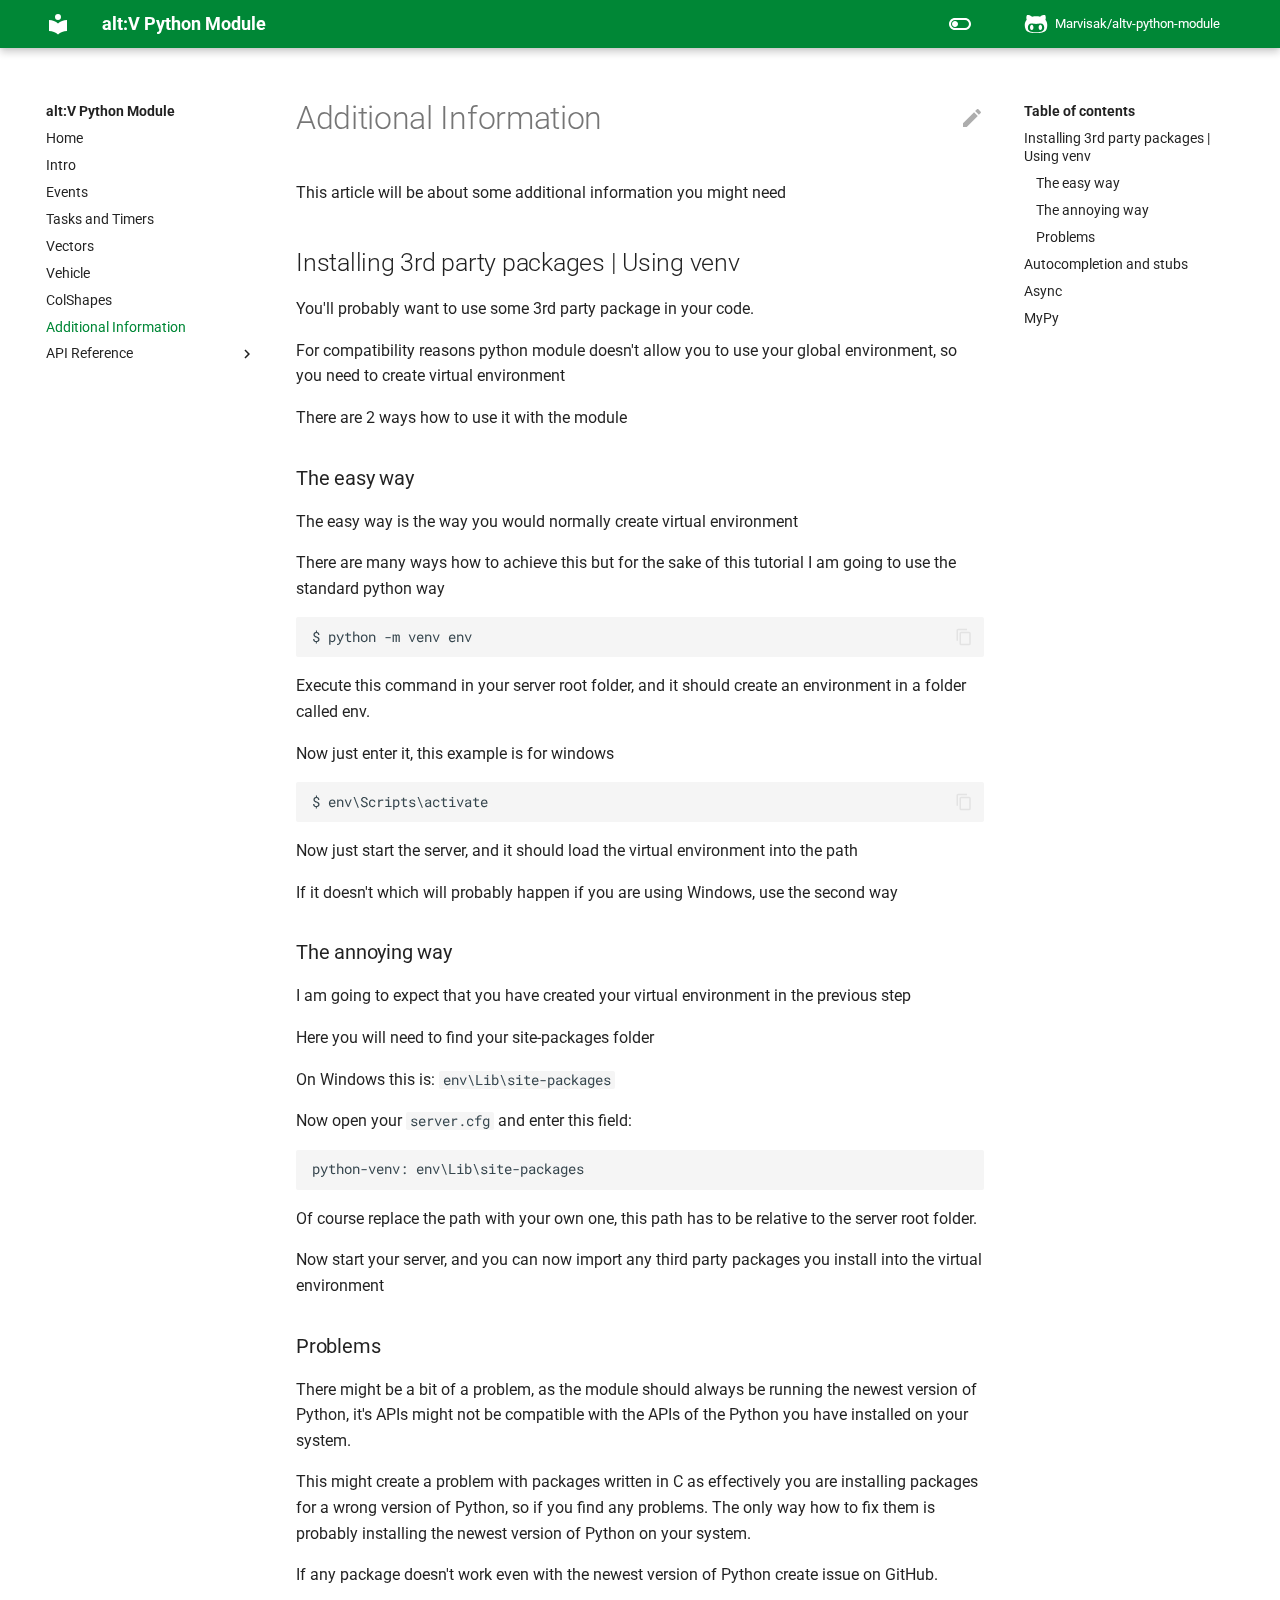
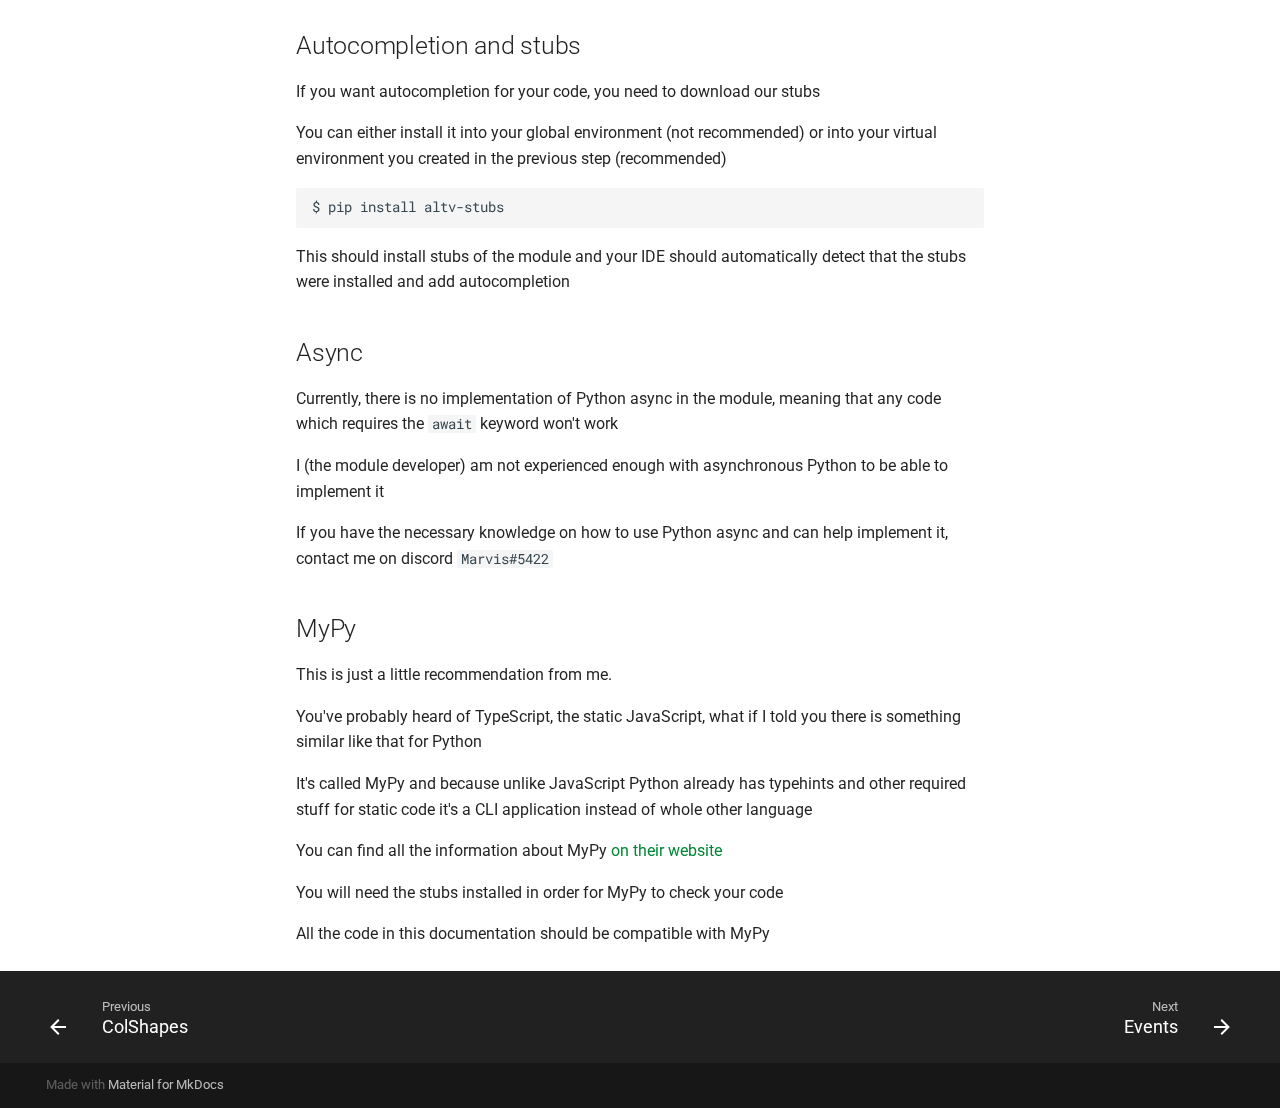
<file: additional-information/index.html>
<!doctype html>
<html lang="en" class="no-js">
  <head>
    
      <meta charset="utf-8">
      <meta name="viewport" content="width=device-width,initial-scale=1">
      
      
      
      <link rel="icon" href="../assets/images/favicon.png">
      <meta name="generator" content="mkdocs-1.3.0, mkdocs-material-8.3.8">
    
    
      
        <title>Additional Information - alt:V Python Module</title>
      
    
    
      <link rel="stylesheet" href="../assets/stylesheets/main.1d29e8d0.min.css">
      
        
        <link rel="stylesheet" href="../assets/stylesheets/palette.cbb835fc.min.css">
        
      
      
    
    
    
      
        
        
        <link rel="preconnect" href="https://fonts.gstatic.com" crossorigin>
        <link rel="stylesheet" href="https://fonts.googleapis.com/css?family=Roboto:300,300i,400,400i,700,700i%7CRoboto+Mono:400,400i,700,700i&display=fallback">
        <style>:root{--md-text-font:"Roboto";--md-code-font:"Roboto Mono"}</style>
      
    
    
      <link rel="stylesheet" href="../assets/_mkdocstrings.css">
    
      <link rel="stylesheet" href="../stylesheets/extra.css">
    
    <script>__md_scope=new URL("..",location),__md_get=(e,_=localStorage,t=__md_scope)=>JSON.parse(_.getItem(t.pathname+"."+e)),__md_set=(e,_,t=localStorage,a=__md_scope)=>{try{t.setItem(a.pathname+"."+e,JSON.stringify(_))}catch(e){}}</script>
    
      

    
    
  </head>
  
  
    
    
      
    
    
    
    
    <body dir="ltr" data-md-color-scheme="default" data-md-color-primary="" data-md-color-accent="">
  
    
    
      <script>var palette=__md_get("__palette");if(palette&&"object"==typeof palette.color)for(var key of Object.keys(palette.color))document.body.setAttribute("data-md-color-"+key,palette.color[key])</script>
    
    <input class="md-toggle" data-md-toggle="drawer" type="checkbox" id="__drawer" autocomplete="off">
    <input class="md-toggle" data-md-toggle="search" type="checkbox" id="__search" autocomplete="off">
    <label class="md-overlay" for="__drawer"></label>
    <div data-md-component="skip">
      
        
        <a href="#additional-information" class="md-skip">
          Skip to content
        </a>
      
    </div>
    <div data-md-component="announce">
      
    </div>
    
    
      

<header class="md-header" data-md-component="header">
  <nav class="md-header__inner md-grid" aria-label="Header">
    <a href=".." title="alt:V Python Module" class="md-header__button md-logo" aria-label="alt:V Python Module" data-md-component="logo">
      
  
  <svg xmlns="http://www.w3.org/2000/svg" viewBox="0 0 24 24"><path d="M12 8a3 3 0 0 0 3-3 3 3 0 0 0-3-3 3 3 0 0 0-3 3 3 3 0 0 0 3 3m0 3.54C9.64 9.35 6.5 8 3 8v11c3.5 0 6.64 1.35 9 3.54 2.36-2.19 5.5-3.54 9-3.54V8c-3.5 0-6.64 1.35-9 3.54Z"/></svg>

    </a>
    <label class="md-header__button md-icon" for="__drawer">
      <svg xmlns="http://www.w3.org/2000/svg" viewBox="0 0 24 24"><path d="M3 6h18v2H3V6m0 5h18v2H3v-2m0 5h18v2H3v-2Z"/></svg>
    </label>
    <div class="md-header__title" data-md-component="header-title">
      <div class="md-header__ellipsis">
        <div class="md-header__topic">
          <span class="md-ellipsis">
            alt:V Python Module
          </span>
        </div>
        <div class="md-header__topic" data-md-component="header-topic">
          <span class="md-ellipsis">
            
              Additional Information
            
          </span>
        </div>
      </div>
    </div>
    
      <form class="md-header__option" data-md-component="palette">
        
          
          
          <input class="md-option" data-md-color-media="(prefers-color-scheme: light)" data-md-color-scheme="default" data-md-color-primary="" data-md-color-accent=""  aria-label="Switch to dark mode"  type="radio" name="__palette" id="__palette_1">
          
            <label class="md-header__button md-icon" title="Switch to dark mode" for="__palette_2" hidden>
              <svg xmlns="http://www.w3.org/2000/svg" viewBox="0 0 24 24"><path d="M17 6H7c-3.31 0-6 2.69-6 6s2.69 6 6 6h10c3.31 0 6-2.69 6-6s-2.69-6-6-6zm0 10H7c-2.21 0-4-1.79-4-4s1.79-4 4-4h10c2.21 0 4 1.79 4 4s-1.79 4-4 4zM7 9c-1.66 0-3 1.34-3 3s1.34 3 3 3 3-1.34 3-3-1.34-3-3-3z"/></svg>
            </label>
          
        
          
          
          <input class="md-option" data-md-color-media="(prefers-color-scheme: dark)" data-md-color-scheme="slate" data-md-color-primary="" data-md-color-accent=""  aria-label="Switch to light mode"  type="radio" name="__palette" id="__palette_2">
          
            <label class="md-header__button md-icon" title="Switch to light mode" for="__palette_1" hidden>
              <svg xmlns="http://www.w3.org/2000/svg" viewBox="0 0 24 24"><path d="M17 7H7a5 5 0 0 0-5 5 5 5 0 0 0 5 5h10a5 5 0 0 0 5-5 5 5 0 0 0-5-5m0 8a3 3 0 0 1-3-3 3 3 0 0 1 3-3 3 3 0 0 1 3 3 3 3 0 0 1-3 3Z"/></svg>
            </label>
          
        
      </form>
    
    
    
    
      <div class="md-header__source">
        <a href="https://github.com/Marvisak/altv-python-module" title="Go to repository" class="md-source" data-md-component="source">
  <div class="md-source__icon md-icon">
    
    <svg xmlns="http://www.w3.org/2000/svg" viewBox="0 0 480 512"><!--! Font Awesome Free 6.1.1 by @fontawesome - https://fontawesome.com License - https://fontawesome.com/license/free (Icons: CC BY 4.0, Fonts: SIL OFL 1.1, Code: MIT License) Copyright 2022 Fonticons, Inc.--><path d="M186.1 328.7c0 20.9-10.9 55.1-36.7 55.1s-36.7-34.2-36.7-55.1 10.9-55.1 36.7-55.1 36.7 34.2 36.7 55.1zM480 278.2c0 31.9-3.2 65.7-17.5 95-37.9 76.6-142.1 74.8-216.7 74.8-75.8 0-186.2 2.7-225.6-74.8-14.6-29-20.2-63.1-20.2-95 0-41.9 13.9-81.5 41.5-113.6-5.2-15.8-7.7-32.4-7.7-48.8 0-21.5 4.9-32.3 14.6-51.8 45.3 0 74.3 9 108.8 36 29-6.9 58.8-10 88.7-10 27 0 54.2 2.9 80.4 9.2 34-26.7 63-35.2 107.8-35.2 9.8 19.5 14.6 30.3 14.6 51.8 0 16.4-2.6 32.7-7.7 48.2 27.5 32.4 39 72.3 39 114.2zm-64.3 50.5c0-43.9-26.7-82.6-73.5-82.6-18.9 0-37 3.4-56 6-14.9 2.3-29.8 3.2-45.1 3.2-15.2 0-30.1-.9-45.1-3.2-18.7-2.6-37-6-56-6-46.8 0-73.5 38.7-73.5 82.6 0 87.8 80.4 101.3 150.4 101.3h48.2c70.3 0 150.6-13.4 150.6-101.3zm-82.6-55.1c-25.8 0-36.7 34.2-36.7 55.1s10.9 55.1 36.7 55.1 36.7-34.2 36.7-55.1-10.9-55.1-36.7-55.1z"/></svg>
  </div>
  <div class="md-source__repository">
    Marvisak/altv-python-module
  </div>
</a>
      </div>
    
  </nav>
  
</header>
    
    <div class="md-container" data-md-component="container">
      
      
        
          
        
      
      <main class="md-main" data-md-component="main">
        <div class="md-main__inner md-grid">
          
            
              
              <div class="md-sidebar md-sidebar--primary" data-md-component="sidebar" data-md-type="navigation" >
                <div class="md-sidebar__scrollwrap">
                  <div class="md-sidebar__inner">
                    


<nav class="md-nav md-nav--primary" aria-label="Navigation" data-md-level="0">
  <label class="md-nav__title" for="__drawer">
    <a href=".." title="alt:V Python Module" class="md-nav__button md-logo" aria-label="alt:V Python Module" data-md-component="logo">
      
  
  <svg xmlns="http://www.w3.org/2000/svg" viewBox="0 0 24 24"><path d="M12 8a3 3 0 0 0 3-3 3 3 0 0 0-3-3 3 3 0 0 0-3 3 3 3 0 0 0 3 3m0 3.54C9.64 9.35 6.5 8 3 8v11c3.5 0 6.64 1.35 9 3.54 2.36-2.19 5.5-3.54 9-3.54V8c-3.5 0-6.64 1.35-9 3.54Z"/></svg>

    </a>
    alt:V Python Module
  </label>
  
    <div class="md-nav__source">
      <a href="https://github.com/Marvisak/altv-python-module" title="Go to repository" class="md-source" data-md-component="source">
  <div class="md-source__icon md-icon">
    
    <svg xmlns="http://www.w3.org/2000/svg" viewBox="0 0 480 512"><!--! Font Awesome Free 6.1.1 by @fontawesome - https://fontawesome.com License - https://fontawesome.com/license/free (Icons: CC BY 4.0, Fonts: SIL OFL 1.1, Code: MIT License) Copyright 2022 Fonticons, Inc.--><path d="M186.1 328.7c0 20.9-10.9 55.1-36.7 55.1s-36.7-34.2-36.7-55.1 10.9-55.1 36.7-55.1 36.7 34.2 36.7 55.1zM480 278.2c0 31.9-3.2 65.7-17.5 95-37.9 76.6-142.1 74.8-216.7 74.8-75.8 0-186.2 2.7-225.6-74.8-14.6-29-20.2-63.1-20.2-95 0-41.9 13.9-81.5 41.5-113.6-5.2-15.8-7.7-32.4-7.7-48.8 0-21.5 4.9-32.3 14.6-51.8 45.3 0 74.3 9 108.8 36 29-6.9 58.8-10 88.7-10 27 0 54.2 2.9 80.4 9.2 34-26.7 63-35.2 107.8-35.2 9.8 19.5 14.6 30.3 14.6 51.8 0 16.4-2.6 32.7-7.7 48.2 27.5 32.4 39 72.3 39 114.2zm-64.3 50.5c0-43.9-26.7-82.6-73.5-82.6-18.9 0-37 3.4-56 6-14.9 2.3-29.8 3.2-45.1 3.2-15.2 0-30.1-.9-45.1-3.2-18.7-2.6-37-6-56-6-46.8 0-73.5 38.7-73.5 82.6 0 87.8 80.4 101.3 150.4 101.3h48.2c70.3 0 150.6-13.4 150.6-101.3zm-82.6-55.1c-25.8 0-36.7 34.2-36.7 55.1s10.9 55.1 36.7 55.1 36.7-34.2 36.7-55.1-10.9-55.1-36.7-55.1z"/></svg>
  </div>
  <div class="md-source__repository">
    Marvisak/altv-python-module
  </div>
</a>
    </div>
  
  <ul class="md-nav__list" data-md-scrollfix>
    
      
      
      

  
  
  
    <li class="md-nav__item">
      <a href=".." class="md-nav__link">
        Home
      </a>
    </li>
  

    
      
      
      

  
  
  
    <li class="md-nav__item">
      <a href="../intro/" class="md-nav__link">
        Intro
      </a>
    </li>
  

    
      
      
      

  
  
  
    <li class="md-nav__item">
      <a href="../events/" class="md-nav__link">
        Events
      </a>
    </li>
  

    
      
      
      

  
  
  
    <li class="md-nav__item">
      <a href="../tasks/" class="md-nav__link">
        Tasks and Timers
      </a>
    </li>
  

    
      
      
      

  
  
  
    <li class="md-nav__item">
      <a href="../vectors/" class="md-nav__link">
        Vectors
      </a>
    </li>
  

    
      
      
      

  
  
  
    <li class="md-nav__item">
      <a href="../vehicle/" class="md-nav__link">
        Vehicle
      </a>
    </li>
  

    
      
      
      

  
  
  
    <li class="md-nav__item">
      <a href="../colshapes/" class="md-nav__link">
        ColShapes
      </a>
    </li>
  

    
      
      
      

  
  
    
  
  
    <li class="md-nav__item md-nav__item--active">
      
      <input class="md-nav__toggle md-toggle" data-md-toggle="toc" type="checkbox" id="__toc">
      
      
        
      
      
        <label class="md-nav__link md-nav__link--active" for="__toc">
          Additional Information
          <span class="md-nav__icon md-icon"></span>
        </label>
      
      <a href="./" class="md-nav__link md-nav__link--active">
        Additional Information
      </a>
      
        

<nav class="md-nav md-nav--secondary" aria-label="Table of contents">
  
  
  
    
  
  
    <label class="md-nav__title" for="__toc">
      <span class="md-nav__icon md-icon"></span>
      Table of contents
    </label>
    <ul class="md-nav__list" data-md-component="toc" data-md-scrollfix>
      
        <li class="md-nav__item">
  <a href="#installing-3rd-party-packages-using-venv" class="md-nav__link">
    Installing 3rd party packages | Using venv
  </a>
  
    <nav class="md-nav" aria-label="Installing 3rd party packages | Using venv">
      <ul class="md-nav__list">
        
          <li class="md-nav__item">
  <a href="#the-easy-way" class="md-nav__link">
    The easy way
  </a>
  
</li>
        
          <li class="md-nav__item">
  <a href="#the-annoying-way" class="md-nav__link">
    The annoying way
  </a>
  
</li>
        
          <li class="md-nav__item">
  <a href="#problems" class="md-nav__link">
    Problems
  </a>
  
</li>
        
      </ul>
    </nav>
  
</li>
      
        <li class="md-nav__item">
  <a href="#autocompletion-and-stubs" class="md-nav__link">
    Autocompletion and stubs
  </a>
  
</li>
      
        <li class="md-nav__item">
  <a href="#async" class="md-nav__link">
    Async
  </a>
  
</li>
      
        <li class="md-nav__item">
  <a href="#mypy" class="md-nav__link">
    MyPy
  </a>
  
</li>
      
    </ul>
  
</nav>
      
    </li>
  

    
      
      
      

  
  
  
    
    <li class="md-nav__item md-nav__item--nested">
      
      
        <input class="md-nav__toggle md-toggle" data-md-toggle="__nav_9" type="checkbox" id="__nav_9" >
      
      
      
      
        <label class="md-nav__link" for="__nav_9">
          API Reference
          <span class="md-nav__icon md-icon"></span>
        </label>
      
      <nav class="md-nav" aria-label="API Reference" data-md-level="1">
        <label class="md-nav__title" for="__nav_9">
          <span class="md-nav__icon md-icon"></span>
          API Reference
        </label>
        <ul class="md-nav__list" data-md-scrollfix>
          
            
              
  
  
  
    <li class="md-nav__item">
      <a href="../api-reference/events/" class="md-nav__link">
        Events
      </a>
    </li>
  

            
          
            
              
  
  
  
    <li class="md-nav__item">
      <a href="../api-reference/api/" class="md-nav__link">
        API
      </a>
    </li>
  

            
          
        </ul>
      </nav>
    </li>
  

    
  </ul>
</nav>
                  </div>
                </div>
              </div>
            
            
              
              <div class="md-sidebar md-sidebar--secondary" data-md-component="sidebar" data-md-type="toc" >
                <div class="md-sidebar__scrollwrap">
                  <div class="md-sidebar__inner">
                    

<nav class="md-nav md-nav--secondary" aria-label="Table of contents">
  
  
  
    
  
  
    <label class="md-nav__title" for="__toc">
      <span class="md-nav__icon md-icon"></span>
      Table of contents
    </label>
    <ul class="md-nav__list" data-md-component="toc" data-md-scrollfix>
      
        <li class="md-nav__item">
  <a href="#installing-3rd-party-packages-using-venv" class="md-nav__link">
    Installing 3rd party packages | Using venv
  </a>
  
    <nav class="md-nav" aria-label="Installing 3rd party packages | Using venv">
      <ul class="md-nav__list">
        
          <li class="md-nav__item">
  <a href="#the-easy-way" class="md-nav__link">
    The easy way
  </a>
  
</li>
        
          <li class="md-nav__item">
  <a href="#the-annoying-way" class="md-nav__link">
    The annoying way
  </a>
  
</li>
        
          <li class="md-nav__item">
  <a href="#problems" class="md-nav__link">
    Problems
  </a>
  
</li>
        
      </ul>
    </nav>
  
</li>
      
        <li class="md-nav__item">
  <a href="#autocompletion-and-stubs" class="md-nav__link">
    Autocompletion and stubs
  </a>
  
</li>
      
        <li class="md-nav__item">
  <a href="#async" class="md-nav__link">
    Async
  </a>
  
</li>
      
        <li class="md-nav__item">
  <a href="#mypy" class="md-nav__link">
    MyPy
  </a>
  
</li>
      
    </ul>
  
</nav>
                  </div>
                </div>
              </div>
            
          
          <div class="md-content" data-md-component="content">
            <article class="md-content__inner md-typeset">
              
                
  <a href="https://github.com/Marvisak/altv-python-module/edit/dev/docs/articles/additional-information.md" title="Edit this page" class="md-content__button md-icon">
    <svg xmlns="http://www.w3.org/2000/svg" viewBox="0 0 24 24"><path d="M20.71 7.04c.39-.39.39-1.04 0-1.41l-2.34-2.34c-.37-.39-1.02-.39-1.41 0l-1.84 1.83 3.75 3.75M3 17.25V21h3.75L17.81 9.93l-3.75-3.75L3 17.25Z"/></svg>
  </a>



<h1 id="additional-information">Additional Information</h1>
<p>This article will be about some additional information you might need</p>
<h2 id="installing-3rd-party-packages-using-venv">Installing 3rd party packages | Using venv</h2>
<p>You'll probably want to use some 3rd party package in your code.</p>
<p>For compatibility reasons python module doesn't allow you to use your global environment, so you need to create virtual environment</p>
<p>There are 2 ways how to use it with the module</p>
<h3 id="the-easy-way">The easy way</h3>
<p>The easy way is the way you would normally create virtual environment</p>
<p>There are many ways how to achieve this but for the sake of this tutorial I am going to use the standard python way</p>
<div class="highlight"><pre><span></span><code>$ python -m venv env
</code></pre></div>
<p>Execute this command in your server root folder, and it should create an environment in a folder called env.</p>
<p>Now just enter it, this example is for windows</p>
<div class="highlight"><pre><span></span><code>$ env\Scripts\activate
</code></pre></div>
<p>Now just start the server, and it should load the virtual environment into the path</p>
<p>If it doesn't which will probably happen if you are using Windows, use the second way</p>
<h3 id="the-annoying-way">The annoying way</h3>
<p>I am going to expect that you have created your virtual environment in the previous step</p>
<p>Here you will need to find your site-packages folder</p>
<p>On Windows this is: <code>env\Lib\site-packages</code></p>
<p>Now open your <code>server.cfg</code> and enter this field:
<div class="highlight"><pre><span></span><code>python-venv: env\Lib\site-packages
</code></pre></div>
Of course replace the path with your own one, this path has to be relative to the server root folder.</p>
<p>Now start your server, and you can now import any third party packages you install into the virtual environment</p>
<h3 id="problems">Problems</h3>
<p>There might be a bit of a problem, as the module should always be running the newest version of Python, it's APIs might not be compatible with the APIs of the Python you have installed on your system. </p>
<p>This might create a problem with packages written in C as effectively you are installing packages for a wrong version of Python, so if you find any problems. The only way how to fix them is probably installing the newest version of Python on your system.</p>
<p>If any package doesn't work even with the newest version of Python create issue on GitHub.</p>
<h2 id="autocompletion-and-stubs">Autocompletion and stubs</h2>
<p>If you want autocompletion for your code, you need to download our stubs</p>
<p>You can either install it into your global environment (not recommended) or into your virtual environment you created in the previous step (recommended)</p>
<div class="highlight"><pre><span></span><code>$ pip install altv-stubs
</code></pre></div>
<p>This should install stubs of the module and your IDE should automatically detect that the stubs were installed and add autocompletion</p>
<h2 id="async">Async</h2>
<p>Currently, there is no implementation of Python async in the module, meaning that any code which requires the <code>await</code> keyword won't work</p>
<p>I (the module developer) am not experienced enough with asynchronous Python to be able to implement it</p>
<p>If you have the necessary knowledge on how to use Python async and can help implement it, contact me on discord <code>Marvis#5422</code></p>
<h2 id="mypy">MyPy</h2>
<p>This is just a little recommendation from me.</p>
<p>You've probably heard of TypeScript, the static JavaScript, what if I told you there is something similar like that for Python</p>
<p>It's called MyPy and because unlike JavaScript Python already has typehints and other required stuff for static code it's a CLI application instead of whole other language</p>
<p>You can find all the information about MyPy <a href="https://mypy.readthedocs.io/en/stable/">on their website</a></p>
<p>You will need the stubs installed in order for MyPy to check your code</p>
<p>All the code in this documentation should be compatible with MyPy</p>

              
            </article>
            
          </div>
        </div>
        
      </main>
      
        <footer class="md-footer">
  
    
    <nav class="md-footer__inner md-grid" aria-label="Footer" >
      
        
        <a href="../colshapes/" class="md-footer__link md-footer__link--prev" aria-label="Previous: ColShapes" rel="prev">
          <div class="md-footer__button md-icon">
            <svg xmlns="http://www.w3.org/2000/svg" viewBox="0 0 24 24"><path d="M20 11v2H8l5.5 5.5-1.42 1.42L4.16 12l7.92-7.92L13.5 5.5 8 11h12Z"/></svg>
          </div>
          <div class="md-footer__title">
            <div class="md-ellipsis">
              <span class="md-footer__direction">
                Previous
              </span>
              ColShapes
            </div>
          </div>
        </a>
      
      
        
        <a href="../api-reference/events/" class="md-footer__link md-footer__link--next" aria-label="Next: Events" rel="next">
          <div class="md-footer__title">
            <div class="md-ellipsis">
              <span class="md-footer__direction">
                Next
              </span>
              Events
            </div>
          </div>
          <div class="md-footer__button md-icon">
            <svg xmlns="http://www.w3.org/2000/svg" viewBox="0 0 24 24"><path d="M4 11v2h12l-5.5 5.5 1.42 1.42L19.84 12l-7.92-7.92L10.5 5.5 16 11H4Z"/></svg>
          </div>
        </a>
      
    </nav>
  
  <div class="md-footer-meta md-typeset">
    <div class="md-footer-meta__inner md-grid">
      <div class="md-copyright">
  
  
    Made with
    <a href="https://squidfunk.github.io/mkdocs-material/" target="_blank" rel="noopener">
      Material for MkDocs
    </a>
  
</div>
      
    </div>
  </div>
</footer>
      
    </div>
    <div class="md-dialog" data-md-component="dialog">
      <div class="md-dialog__inner md-typeset"></div>
    </div>
    <script id="__config" type="application/json">{"base": "..", "features": [], "search": "../assets/javascripts/workers/search.b97dbffb.min.js", "translations": {"clipboard.copied": "Copied to clipboard", "clipboard.copy": "Copy to clipboard", "search.config.lang": "en", "search.config.pipeline": "trimmer, stopWordFilter", "search.config.separator": "[\\s\\-]+", "search.placeholder": "Search", "search.result.more.one": "1 more on this page", "search.result.more.other": "# more on this page", "search.result.none": "No matching documents", "search.result.one": "1 matching document", "search.result.other": "# matching documents", "search.result.placeholder": "Type to start searching", "search.result.term.missing": "Missing", "select.version.title": "Select version"}}</script>
    
    
      <script src="../assets/javascripts/bundle.0238f547.min.js"></script>
      
    
  </body>
</html>
</file>
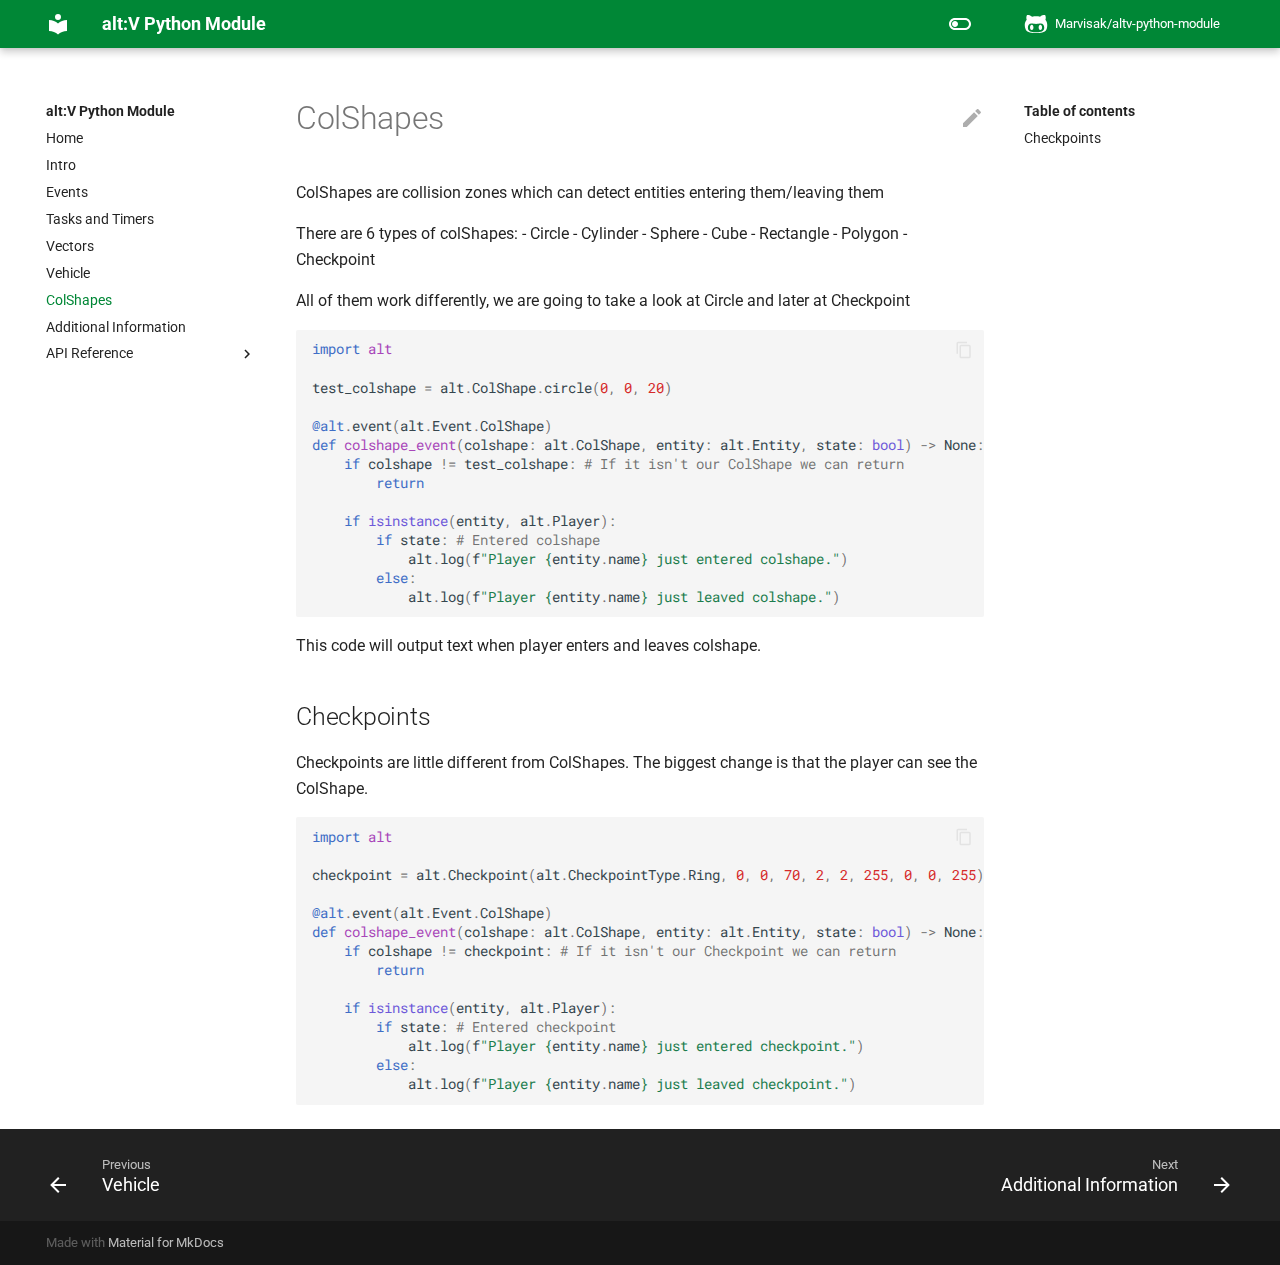
<file: colshapes/index.html>
<!doctype html>
<html lang="en" class="no-js">
  <head>
    
      <meta charset="utf-8">
      <meta name="viewport" content="width=device-width,initial-scale=1">
      
      
      
      <link rel="icon" href="../assets/images/favicon.png">
      <meta name="generator" content="mkdocs-1.3.0, mkdocs-material-8.3.8">
    
    
      
        <title>ColShapes - alt:V Python Module</title>
      
    
    
      <link rel="stylesheet" href="../assets/stylesheets/main.1d29e8d0.min.css">
      
        
        <link rel="stylesheet" href="../assets/stylesheets/palette.cbb835fc.min.css">
        
      
      
    
    
    
      
        
        
        <link rel="preconnect" href="https://fonts.gstatic.com" crossorigin>
        <link rel="stylesheet" href="https://fonts.googleapis.com/css?family=Roboto:300,300i,400,400i,700,700i%7CRoboto+Mono:400,400i,700,700i&display=fallback">
        <style>:root{--md-text-font:"Roboto";--md-code-font:"Roboto Mono"}</style>
      
    
    
      <link rel="stylesheet" href="../assets/_mkdocstrings.css">
    
      <link rel="stylesheet" href="../stylesheets/extra.css">
    
    <script>__md_scope=new URL("..",location),__md_get=(e,_=localStorage,t=__md_scope)=>JSON.parse(_.getItem(t.pathname+"."+e)),__md_set=(e,_,t=localStorage,a=__md_scope)=>{try{t.setItem(a.pathname+"."+e,JSON.stringify(_))}catch(e){}}</script>
    
      

    
    
  </head>
  
  
    
    
      
    
    
    
    
    <body dir="ltr" data-md-color-scheme="default" data-md-color-primary="" data-md-color-accent="">
  
    
    
      <script>var palette=__md_get("__palette");if(palette&&"object"==typeof palette.color)for(var key of Object.keys(palette.color))document.body.setAttribute("data-md-color-"+key,palette.color[key])</script>
    
    <input class="md-toggle" data-md-toggle="drawer" type="checkbox" id="__drawer" autocomplete="off">
    <input class="md-toggle" data-md-toggle="search" type="checkbox" id="__search" autocomplete="off">
    <label class="md-overlay" for="__drawer"></label>
    <div data-md-component="skip">
      
        
        <a href="#colshapes" class="md-skip">
          Skip to content
        </a>
      
    </div>
    <div data-md-component="announce">
      
    </div>
    
    
      

<header class="md-header" data-md-component="header">
  <nav class="md-header__inner md-grid" aria-label="Header">
    <a href=".." title="alt:V Python Module" class="md-header__button md-logo" aria-label="alt:V Python Module" data-md-component="logo">
      
  
  <svg xmlns="http://www.w3.org/2000/svg" viewBox="0 0 24 24"><path d="M12 8a3 3 0 0 0 3-3 3 3 0 0 0-3-3 3 3 0 0 0-3 3 3 3 0 0 0 3 3m0 3.54C9.64 9.35 6.5 8 3 8v11c3.5 0 6.64 1.35 9 3.54 2.36-2.19 5.5-3.54 9-3.54V8c-3.5 0-6.64 1.35-9 3.54Z"/></svg>

    </a>
    <label class="md-header__button md-icon" for="__drawer">
      <svg xmlns="http://www.w3.org/2000/svg" viewBox="0 0 24 24"><path d="M3 6h18v2H3V6m0 5h18v2H3v-2m0 5h18v2H3v-2Z"/></svg>
    </label>
    <div class="md-header__title" data-md-component="header-title">
      <div class="md-header__ellipsis">
        <div class="md-header__topic">
          <span class="md-ellipsis">
            alt:V Python Module
          </span>
        </div>
        <div class="md-header__topic" data-md-component="header-topic">
          <span class="md-ellipsis">
            
              ColShapes
            
          </span>
        </div>
      </div>
    </div>
    
      <form class="md-header__option" data-md-component="palette">
        
          
          
          <input class="md-option" data-md-color-media="(prefers-color-scheme: light)" data-md-color-scheme="default" data-md-color-primary="" data-md-color-accent=""  aria-label="Switch to dark mode"  type="radio" name="__palette" id="__palette_1">
          
            <label class="md-header__button md-icon" title="Switch to dark mode" for="__palette_2" hidden>
              <svg xmlns="http://www.w3.org/2000/svg" viewBox="0 0 24 24"><path d="M17 6H7c-3.31 0-6 2.69-6 6s2.69 6 6 6h10c3.31 0 6-2.69 6-6s-2.69-6-6-6zm0 10H7c-2.21 0-4-1.79-4-4s1.79-4 4-4h10c2.21 0 4 1.79 4 4s-1.79 4-4 4zM7 9c-1.66 0-3 1.34-3 3s1.34 3 3 3 3-1.34 3-3-1.34-3-3-3z"/></svg>
            </label>
          
        
          
          
          <input class="md-option" data-md-color-media="(prefers-color-scheme: dark)" data-md-color-scheme="slate" data-md-color-primary="" data-md-color-accent=""  aria-label="Switch to light mode"  type="radio" name="__palette" id="__palette_2">
          
            <label class="md-header__button md-icon" title="Switch to light mode" for="__palette_1" hidden>
              <svg xmlns="http://www.w3.org/2000/svg" viewBox="0 0 24 24"><path d="M17 7H7a5 5 0 0 0-5 5 5 5 0 0 0 5 5h10a5 5 0 0 0 5-5 5 5 0 0 0-5-5m0 8a3 3 0 0 1-3-3 3 3 0 0 1 3-3 3 3 0 0 1 3 3 3 3 0 0 1-3 3Z"/></svg>
            </label>
          
        
      </form>
    
    
    
    
      <div class="md-header__source">
        <a href="https://github.com/Marvisak/altv-python-module" title="Go to repository" class="md-source" data-md-component="source">
  <div class="md-source__icon md-icon">
    
    <svg xmlns="http://www.w3.org/2000/svg" viewBox="0 0 480 512"><!--! Font Awesome Free 6.1.1 by @fontawesome - https://fontawesome.com License - https://fontawesome.com/license/free (Icons: CC BY 4.0, Fonts: SIL OFL 1.1, Code: MIT License) Copyright 2022 Fonticons, Inc.--><path d="M186.1 328.7c0 20.9-10.9 55.1-36.7 55.1s-36.7-34.2-36.7-55.1 10.9-55.1 36.7-55.1 36.7 34.2 36.7 55.1zM480 278.2c0 31.9-3.2 65.7-17.5 95-37.9 76.6-142.1 74.8-216.7 74.8-75.8 0-186.2 2.7-225.6-74.8-14.6-29-20.2-63.1-20.2-95 0-41.9 13.9-81.5 41.5-113.6-5.2-15.8-7.7-32.4-7.7-48.8 0-21.5 4.9-32.3 14.6-51.8 45.3 0 74.3 9 108.8 36 29-6.9 58.8-10 88.7-10 27 0 54.2 2.9 80.4 9.2 34-26.7 63-35.2 107.8-35.2 9.8 19.5 14.6 30.3 14.6 51.8 0 16.4-2.6 32.7-7.7 48.2 27.5 32.4 39 72.3 39 114.2zm-64.3 50.5c0-43.9-26.7-82.6-73.5-82.6-18.9 0-37 3.4-56 6-14.9 2.3-29.8 3.2-45.1 3.2-15.2 0-30.1-.9-45.1-3.2-18.7-2.6-37-6-56-6-46.8 0-73.5 38.7-73.5 82.6 0 87.8 80.4 101.3 150.4 101.3h48.2c70.3 0 150.6-13.4 150.6-101.3zm-82.6-55.1c-25.8 0-36.7 34.2-36.7 55.1s10.9 55.1 36.7 55.1 36.7-34.2 36.7-55.1-10.9-55.1-36.7-55.1z"/></svg>
  </div>
  <div class="md-source__repository">
    Marvisak/altv-python-module
  </div>
</a>
      </div>
    
  </nav>
  
</header>
    
    <div class="md-container" data-md-component="container">
      
      
        
          
        
      
      <main class="md-main" data-md-component="main">
        <div class="md-main__inner md-grid">
          
            
              
              <div class="md-sidebar md-sidebar--primary" data-md-component="sidebar" data-md-type="navigation" >
                <div class="md-sidebar__scrollwrap">
                  <div class="md-sidebar__inner">
                    


<nav class="md-nav md-nav--primary" aria-label="Navigation" data-md-level="0">
  <label class="md-nav__title" for="__drawer">
    <a href=".." title="alt:V Python Module" class="md-nav__button md-logo" aria-label="alt:V Python Module" data-md-component="logo">
      
  
  <svg xmlns="http://www.w3.org/2000/svg" viewBox="0 0 24 24"><path d="M12 8a3 3 0 0 0 3-3 3 3 0 0 0-3-3 3 3 0 0 0-3 3 3 3 0 0 0 3 3m0 3.54C9.64 9.35 6.5 8 3 8v11c3.5 0 6.64 1.35 9 3.54 2.36-2.19 5.5-3.54 9-3.54V8c-3.5 0-6.64 1.35-9 3.54Z"/></svg>

    </a>
    alt:V Python Module
  </label>
  
    <div class="md-nav__source">
      <a href="https://github.com/Marvisak/altv-python-module" title="Go to repository" class="md-source" data-md-component="source">
  <div class="md-source__icon md-icon">
    
    <svg xmlns="http://www.w3.org/2000/svg" viewBox="0 0 480 512"><!--! Font Awesome Free 6.1.1 by @fontawesome - https://fontawesome.com License - https://fontawesome.com/license/free (Icons: CC BY 4.0, Fonts: SIL OFL 1.1, Code: MIT License) Copyright 2022 Fonticons, Inc.--><path d="M186.1 328.7c0 20.9-10.9 55.1-36.7 55.1s-36.7-34.2-36.7-55.1 10.9-55.1 36.7-55.1 36.7 34.2 36.7 55.1zM480 278.2c0 31.9-3.2 65.7-17.5 95-37.9 76.6-142.1 74.8-216.7 74.8-75.8 0-186.2 2.7-225.6-74.8-14.6-29-20.2-63.1-20.2-95 0-41.9 13.9-81.5 41.5-113.6-5.2-15.8-7.7-32.4-7.7-48.8 0-21.5 4.9-32.3 14.6-51.8 45.3 0 74.3 9 108.8 36 29-6.9 58.8-10 88.7-10 27 0 54.2 2.9 80.4 9.2 34-26.7 63-35.2 107.8-35.2 9.8 19.5 14.6 30.3 14.6 51.8 0 16.4-2.6 32.7-7.7 48.2 27.5 32.4 39 72.3 39 114.2zm-64.3 50.5c0-43.9-26.7-82.6-73.5-82.6-18.9 0-37 3.4-56 6-14.9 2.3-29.8 3.2-45.1 3.2-15.2 0-30.1-.9-45.1-3.2-18.7-2.6-37-6-56-6-46.8 0-73.5 38.7-73.5 82.6 0 87.8 80.4 101.3 150.4 101.3h48.2c70.3 0 150.6-13.4 150.6-101.3zm-82.6-55.1c-25.8 0-36.7 34.2-36.7 55.1s10.9 55.1 36.7 55.1 36.7-34.2 36.7-55.1-10.9-55.1-36.7-55.1z"/></svg>
  </div>
  <div class="md-source__repository">
    Marvisak/altv-python-module
  </div>
</a>
    </div>
  
  <ul class="md-nav__list" data-md-scrollfix>
    
      
      
      

  
  
  
    <li class="md-nav__item">
      <a href=".." class="md-nav__link">
        Home
      </a>
    </li>
  

    
      
      
      

  
  
  
    <li class="md-nav__item">
      <a href="../intro/" class="md-nav__link">
        Intro
      </a>
    </li>
  

    
      
      
      

  
  
  
    <li class="md-nav__item">
      <a href="../events/" class="md-nav__link">
        Events
      </a>
    </li>
  

    
      
      
      

  
  
  
    <li class="md-nav__item">
      <a href="../tasks/" class="md-nav__link">
        Tasks and Timers
      </a>
    </li>
  

    
      
      
      

  
  
  
    <li class="md-nav__item">
      <a href="../vectors/" class="md-nav__link">
        Vectors
      </a>
    </li>
  

    
      
      
      

  
  
  
    <li class="md-nav__item">
      <a href="../vehicle/" class="md-nav__link">
        Vehicle
      </a>
    </li>
  

    
      
      
      

  
  
    
  
  
    <li class="md-nav__item md-nav__item--active">
      
      <input class="md-nav__toggle md-toggle" data-md-toggle="toc" type="checkbox" id="__toc">
      
      
        
      
      
        <label class="md-nav__link md-nav__link--active" for="__toc">
          ColShapes
          <span class="md-nav__icon md-icon"></span>
        </label>
      
      <a href="./" class="md-nav__link md-nav__link--active">
        ColShapes
      </a>
      
        

<nav class="md-nav md-nav--secondary" aria-label="Table of contents">
  
  
  
    
  
  
    <label class="md-nav__title" for="__toc">
      <span class="md-nav__icon md-icon"></span>
      Table of contents
    </label>
    <ul class="md-nav__list" data-md-component="toc" data-md-scrollfix>
      
        <li class="md-nav__item">
  <a href="#checkpoints" class="md-nav__link">
    Checkpoints
  </a>
  
</li>
      
    </ul>
  
</nav>
      
    </li>
  

    
      
      
      

  
  
  
    <li class="md-nav__item">
      <a href="../additional-information/" class="md-nav__link">
        Additional Information
      </a>
    </li>
  

    
      
      
      

  
  
  
    
    <li class="md-nav__item md-nav__item--nested">
      
      
        <input class="md-nav__toggle md-toggle" data-md-toggle="__nav_9" type="checkbox" id="__nav_9" >
      
      
      
      
        <label class="md-nav__link" for="__nav_9">
          API Reference
          <span class="md-nav__icon md-icon"></span>
        </label>
      
      <nav class="md-nav" aria-label="API Reference" data-md-level="1">
        <label class="md-nav__title" for="__nav_9">
          <span class="md-nav__icon md-icon"></span>
          API Reference
        </label>
        <ul class="md-nav__list" data-md-scrollfix>
          
            
              
  
  
  
    <li class="md-nav__item">
      <a href="../api-reference/events/" class="md-nav__link">
        Events
      </a>
    </li>
  

            
          
            
              
  
  
  
    <li class="md-nav__item">
      <a href="../api-reference/api/" class="md-nav__link">
        API
      </a>
    </li>
  

            
          
        </ul>
      </nav>
    </li>
  

    
  </ul>
</nav>
                  </div>
                </div>
              </div>
            
            
              
              <div class="md-sidebar md-sidebar--secondary" data-md-component="sidebar" data-md-type="toc" >
                <div class="md-sidebar__scrollwrap">
                  <div class="md-sidebar__inner">
                    

<nav class="md-nav md-nav--secondary" aria-label="Table of contents">
  
  
  
    
  
  
    <label class="md-nav__title" for="__toc">
      <span class="md-nav__icon md-icon"></span>
      Table of contents
    </label>
    <ul class="md-nav__list" data-md-component="toc" data-md-scrollfix>
      
        <li class="md-nav__item">
  <a href="#checkpoints" class="md-nav__link">
    Checkpoints
  </a>
  
</li>
      
    </ul>
  
</nav>
                  </div>
                </div>
              </div>
            
          
          <div class="md-content" data-md-component="content">
            <article class="md-content__inner md-typeset">
              
                
  <a href="https://github.com/Marvisak/altv-python-module/edit/dev/docs/articles/colshapes.md" title="Edit this page" class="md-content__button md-icon">
    <svg xmlns="http://www.w3.org/2000/svg" viewBox="0 0 24 24"><path d="M20.71 7.04c.39-.39.39-1.04 0-1.41l-2.34-2.34c-.37-.39-1.02-.39-1.41 0l-1.84 1.83 3.75 3.75M3 17.25V21h3.75L17.81 9.93l-3.75-3.75L3 17.25Z"/></svg>
  </a>



<h1 id="colshapes">ColShapes</h1>
<p>ColShapes are collision zones which can detect entities entering them/leaving them</p>
<p>There are 6 types of colShapes:
    - Circle
    - Cylinder
    - Sphere
    - Cube
    - Rectangle
    - Polygon
    - Checkpoint</p>
<p>All of them work differently, we are going to take a look at Circle and later at Checkpoint</p>
<div class="highlight"><pre><span></span><code><span class="kn">import</span> <span class="nn">alt</span>

<span class="n">test_colshape</span> <span class="o">=</span> <span class="n">alt</span><span class="o">.</span><span class="n">ColShape</span><span class="o">.</span><span class="n">circle</span><span class="p">(</span><span class="mi">0</span><span class="p">,</span> <span class="mi">0</span><span class="p">,</span> <span class="mi">20</span><span class="p">)</span>

<span class="nd">@alt</span><span class="o">.</span><span class="n">event</span><span class="p">(</span><span class="n">alt</span><span class="o">.</span><span class="n">Event</span><span class="o">.</span><span class="n">ColShape</span><span class="p">)</span>
<span class="k">def</span> <span class="nf">colshape_event</span><span class="p">(</span><span class="n">colshape</span><span class="p">:</span> <span class="n">alt</span><span class="o">.</span><span class="n">ColShape</span><span class="p">,</span> <span class="n">entity</span><span class="p">:</span> <span class="n">alt</span><span class="o">.</span><span class="n">Entity</span><span class="p">,</span> <span class="n">state</span><span class="p">:</span> <span class="nb">bool</span><span class="p">)</span> <span class="o">-&gt;</span> <span class="kc">None</span><span class="p">:</span>
    <span class="k">if</span> <span class="n">colshape</span> <span class="o">!=</span> <span class="n">test_colshape</span><span class="p">:</span> <span class="c1"># If it isn&#39;t our ColShape we can return</span>
        <span class="k">return</span>

    <span class="k">if</span> <span class="nb">isinstance</span><span class="p">(</span><span class="n">entity</span><span class="p">,</span> <span class="n">alt</span><span class="o">.</span><span class="n">Player</span><span class="p">):</span>
        <span class="k">if</span> <span class="n">state</span><span class="p">:</span> <span class="c1"># Entered colshape</span>
            <span class="n">alt</span><span class="o">.</span><span class="n">log</span><span class="p">(</span><span class="sa">f</span><span class="s2">&quot;Player </span><span class="si">{</span><span class="n">entity</span><span class="o">.</span><span class="n">name</span><span class="si">}</span><span class="s2"> just entered colshape.&quot;</span><span class="p">)</span>
        <span class="k">else</span><span class="p">:</span>
            <span class="n">alt</span><span class="o">.</span><span class="n">log</span><span class="p">(</span><span class="sa">f</span><span class="s2">&quot;Player </span><span class="si">{</span><span class="n">entity</span><span class="o">.</span><span class="n">name</span><span class="si">}</span><span class="s2"> just leaved colshape.&quot;</span><span class="p">)</span>
</code></pre></div>
<p>This code will output text when player enters and leaves colshape.</p>
<h2 id="checkpoints">Checkpoints</h2>
<p>Checkpoints are little different from ColShapes. The biggest change is that the player can see the ColShape.</p>
<div class="highlight"><pre><span></span><code><span class="kn">import</span> <span class="nn">alt</span>

<span class="n">checkpoint</span> <span class="o">=</span> <span class="n">alt</span><span class="o">.</span><span class="n">Checkpoint</span><span class="p">(</span><span class="n">alt</span><span class="o">.</span><span class="n">CheckpointType</span><span class="o">.</span><span class="n">Ring</span><span class="p">,</span> <span class="mi">0</span><span class="p">,</span> <span class="mi">0</span><span class="p">,</span> <span class="mi">70</span><span class="p">,</span> <span class="mi">2</span><span class="p">,</span> <span class="mi">2</span><span class="p">,</span> <span class="mi">255</span><span class="p">,</span> <span class="mi">0</span><span class="p">,</span> <span class="mi">0</span><span class="p">,</span> <span class="mi">255</span><span class="p">)</span>

<span class="nd">@alt</span><span class="o">.</span><span class="n">event</span><span class="p">(</span><span class="n">alt</span><span class="o">.</span><span class="n">Event</span><span class="o">.</span><span class="n">ColShape</span><span class="p">)</span>
<span class="k">def</span> <span class="nf">colshape_event</span><span class="p">(</span><span class="n">colshape</span><span class="p">:</span> <span class="n">alt</span><span class="o">.</span><span class="n">ColShape</span><span class="p">,</span> <span class="n">entity</span><span class="p">:</span> <span class="n">alt</span><span class="o">.</span><span class="n">Entity</span><span class="p">,</span> <span class="n">state</span><span class="p">:</span> <span class="nb">bool</span><span class="p">)</span> <span class="o">-&gt;</span> <span class="kc">None</span><span class="p">:</span>
    <span class="k">if</span> <span class="n">colshape</span> <span class="o">!=</span> <span class="n">checkpoint</span><span class="p">:</span> <span class="c1"># If it isn&#39;t our Checkpoint we can return</span>
        <span class="k">return</span>

    <span class="k">if</span> <span class="nb">isinstance</span><span class="p">(</span><span class="n">entity</span><span class="p">,</span> <span class="n">alt</span><span class="o">.</span><span class="n">Player</span><span class="p">):</span>
        <span class="k">if</span> <span class="n">state</span><span class="p">:</span> <span class="c1"># Entered checkpoint</span>
            <span class="n">alt</span><span class="o">.</span><span class="n">log</span><span class="p">(</span><span class="sa">f</span><span class="s2">&quot;Player </span><span class="si">{</span><span class="n">entity</span><span class="o">.</span><span class="n">name</span><span class="si">}</span><span class="s2"> just entered checkpoint.&quot;</span><span class="p">)</span>
        <span class="k">else</span><span class="p">:</span>
            <span class="n">alt</span><span class="o">.</span><span class="n">log</span><span class="p">(</span><span class="sa">f</span><span class="s2">&quot;Player </span><span class="si">{</span><span class="n">entity</span><span class="o">.</span><span class="n">name</span><span class="si">}</span><span class="s2"> just leaved checkpoint.&quot;</span><span class="p">)</span>
</code></pre></div>

              
            </article>
            
          </div>
        </div>
        
      </main>
      
        <footer class="md-footer">
  
    
    <nav class="md-footer__inner md-grid" aria-label="Footer" >
      
        
        <a href="../vehicle/" class="md-footer__link md-footer__link--prev" aria-label="Previous: Vehicle" rel="prev">
          <div class="md-footer__button md-icon">
            <svg xmlns="http://www.w3.org/2000/svg" viewBox="0 0 24 24"><path d="M20 11v2H8l5.5 5.5-1.42 1.42L4.16 12l7.92-7.92L13.5 5.5 8 11h12Z"/></svg>
          </div>
          <div class="md-footer__title">
            <div class="md-ellipsis">
              <span class="md-footer__direction">
                Previous
              </span>
              Vehicle
            </div>
          </div>
        </a>
      
      
        
        <a href="../additional-information/" class="md-footer__link md-footer__link--next" aria-label="Next: Additional Information" rel="next">
          <div class="md-footer__title">
            <div class="md-ellipsis">
              <span class="md-footer__direction">
                Next
              </span>
              Additional Information
            </div>
          </div>
          <div class="md-footer__button md-icon">
            <svg xmlns="http://www.w3.org/2000/svg" viewBox="0 0 24 24"><path d="M4 11v2h12l-5.5 5.5 1.42 1.42L19.84 12l-7.92-7.92L10.5 5.5 16 11H4Z"/></svg>
          </div>
        </a>
      
    </nav>
  
  <div class="md-footer-meta md-typeset">
    <div class="md-footer-meta__inner md-grid">
      <div class="md-copyright">
  
  
    Made with
    <a href="https://squidfunk.github.io/mkdocs-material/" target="_blank" rel="noopener">
      Material for MkDocs
    </a>
  
</div>
      
    </div>
  </div>
</footer>
      
    </div>
    <div class="md-dialog" data-md-component="dialog">
      <div class="md-dialog__inner md-typeset"></div>
    </div>
    <script id="__config" type="application/json">{"base": "..", "features": [], "search": "../assets/javascripts/workers/search.b97dbffb.min.js", "translations": {"clipboard.copied": "Copied to clipboard", "clipboard.copy": "Copy to clipboard", "search.config.lang": "en", "search.config.pipeline": "trimmer, stopWordFilter", "search.config.separator": "[\\s\\-]+", "search.placeholder": "Search", "search.result.more.one": "1 more on this page", "search.result.more.other": "# more on this page", "search.result.none": "No matching documents", "search.result.one": "1 matching document", "search.result.other": "# matching documents", "search.result.placeholder": "Type to start searching", "search.result.term.missing": "Missing", "select.version.title": "Select version"}}</script>
    
    
      <script src="../assets/javascripts/bundle.0238f547.min.js"></script>
      
    
  </body>
</html>
</file>
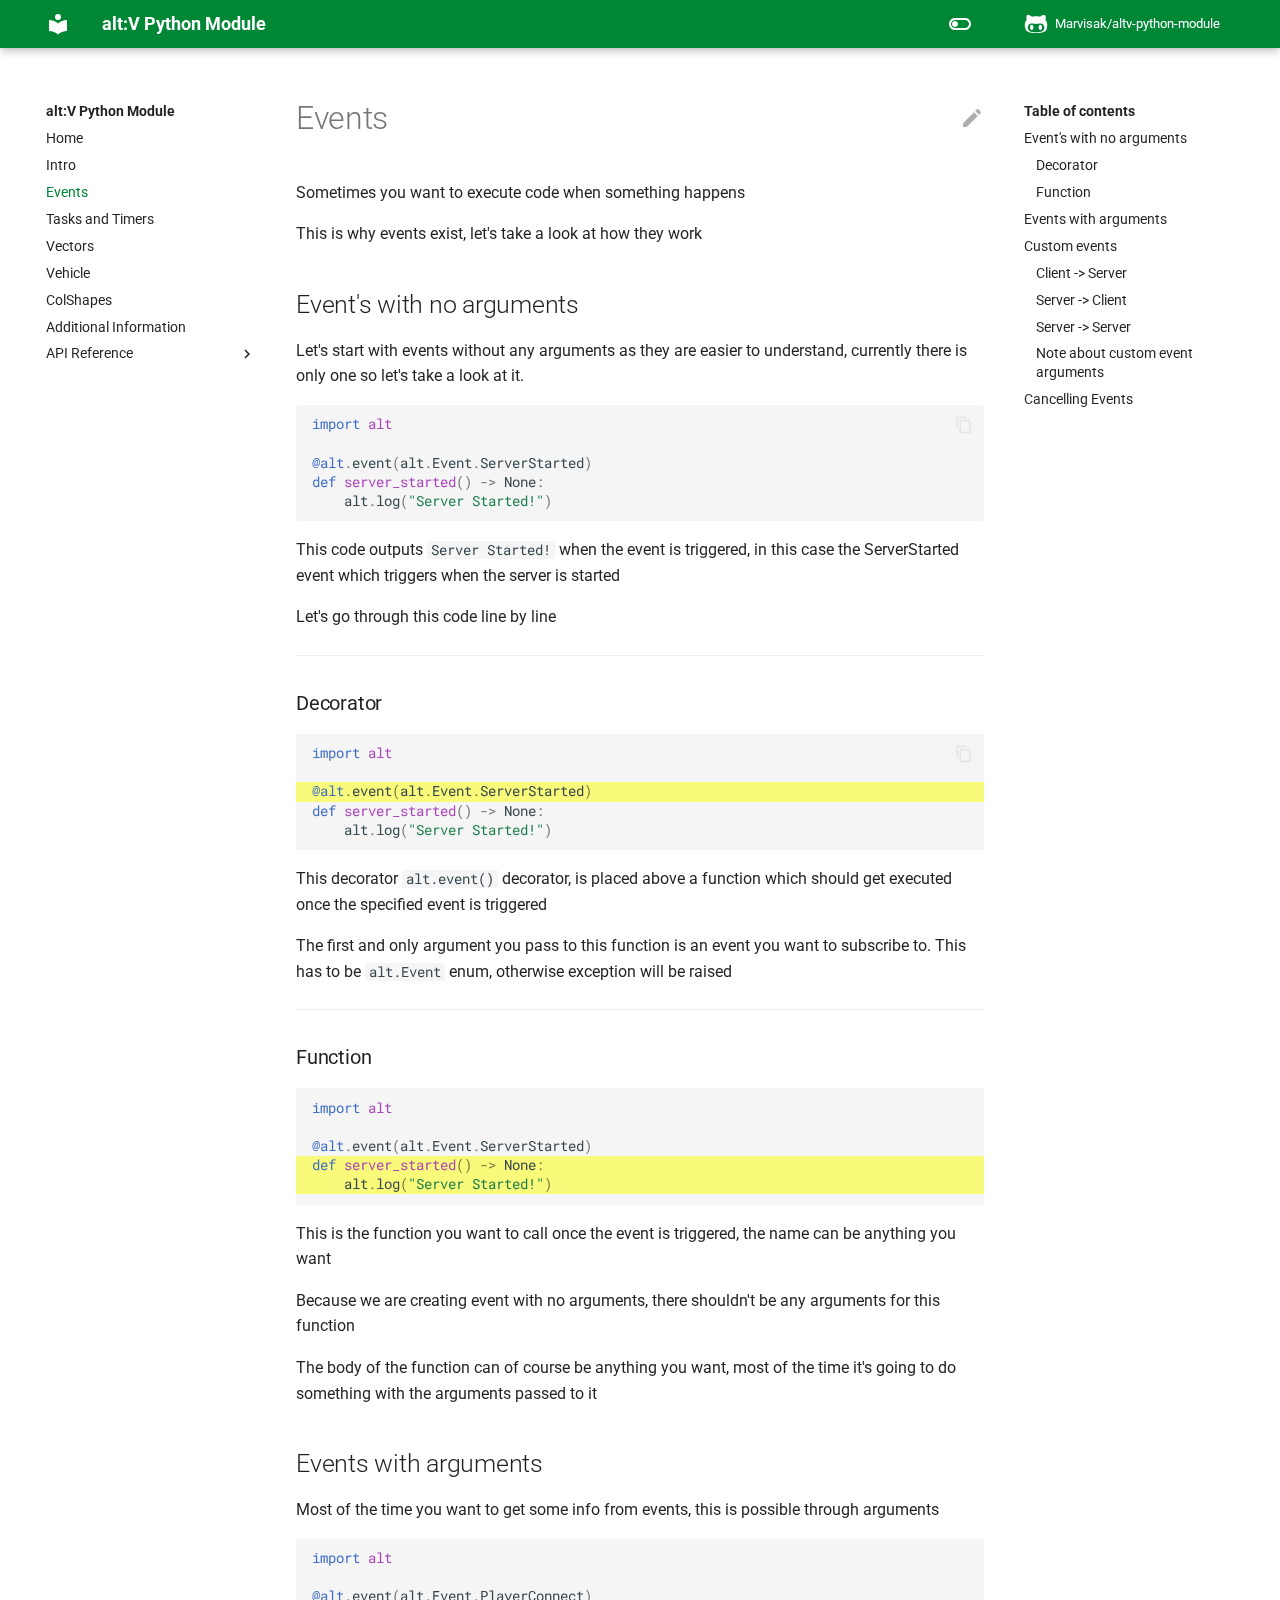
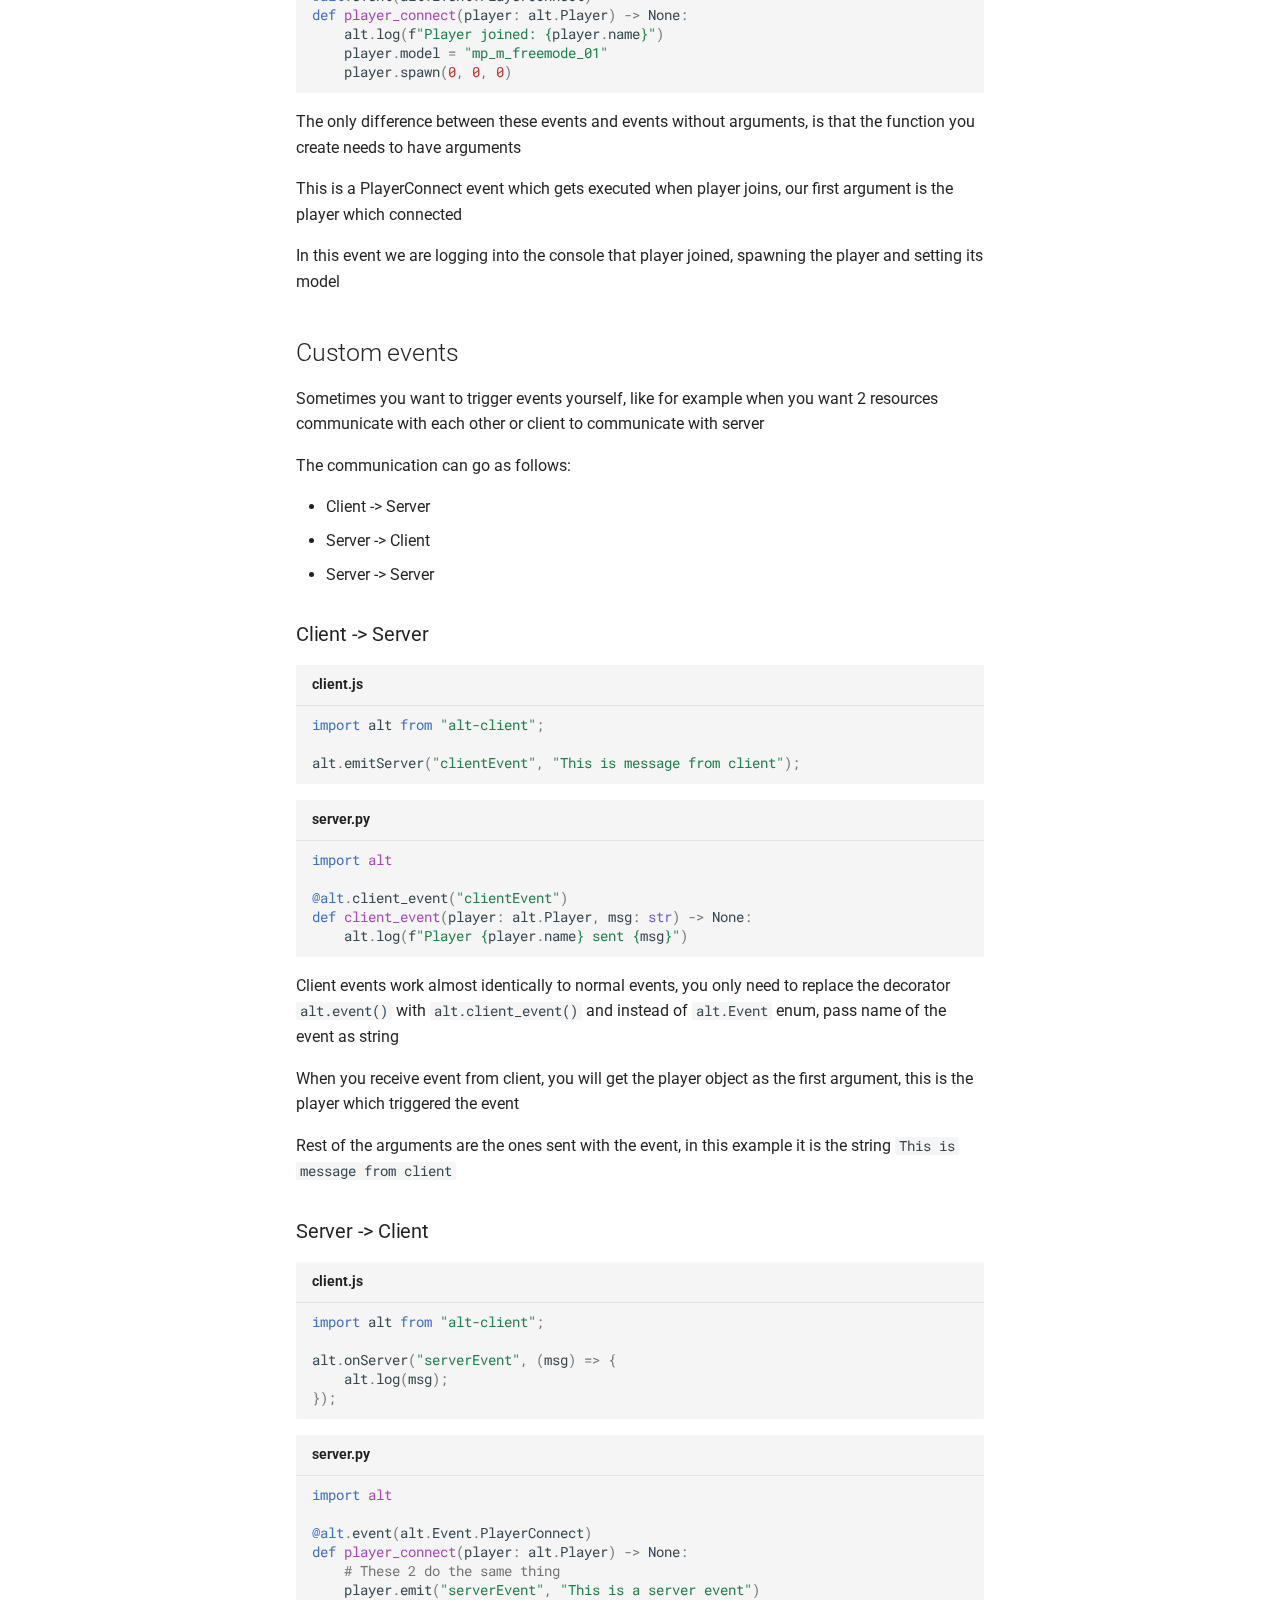
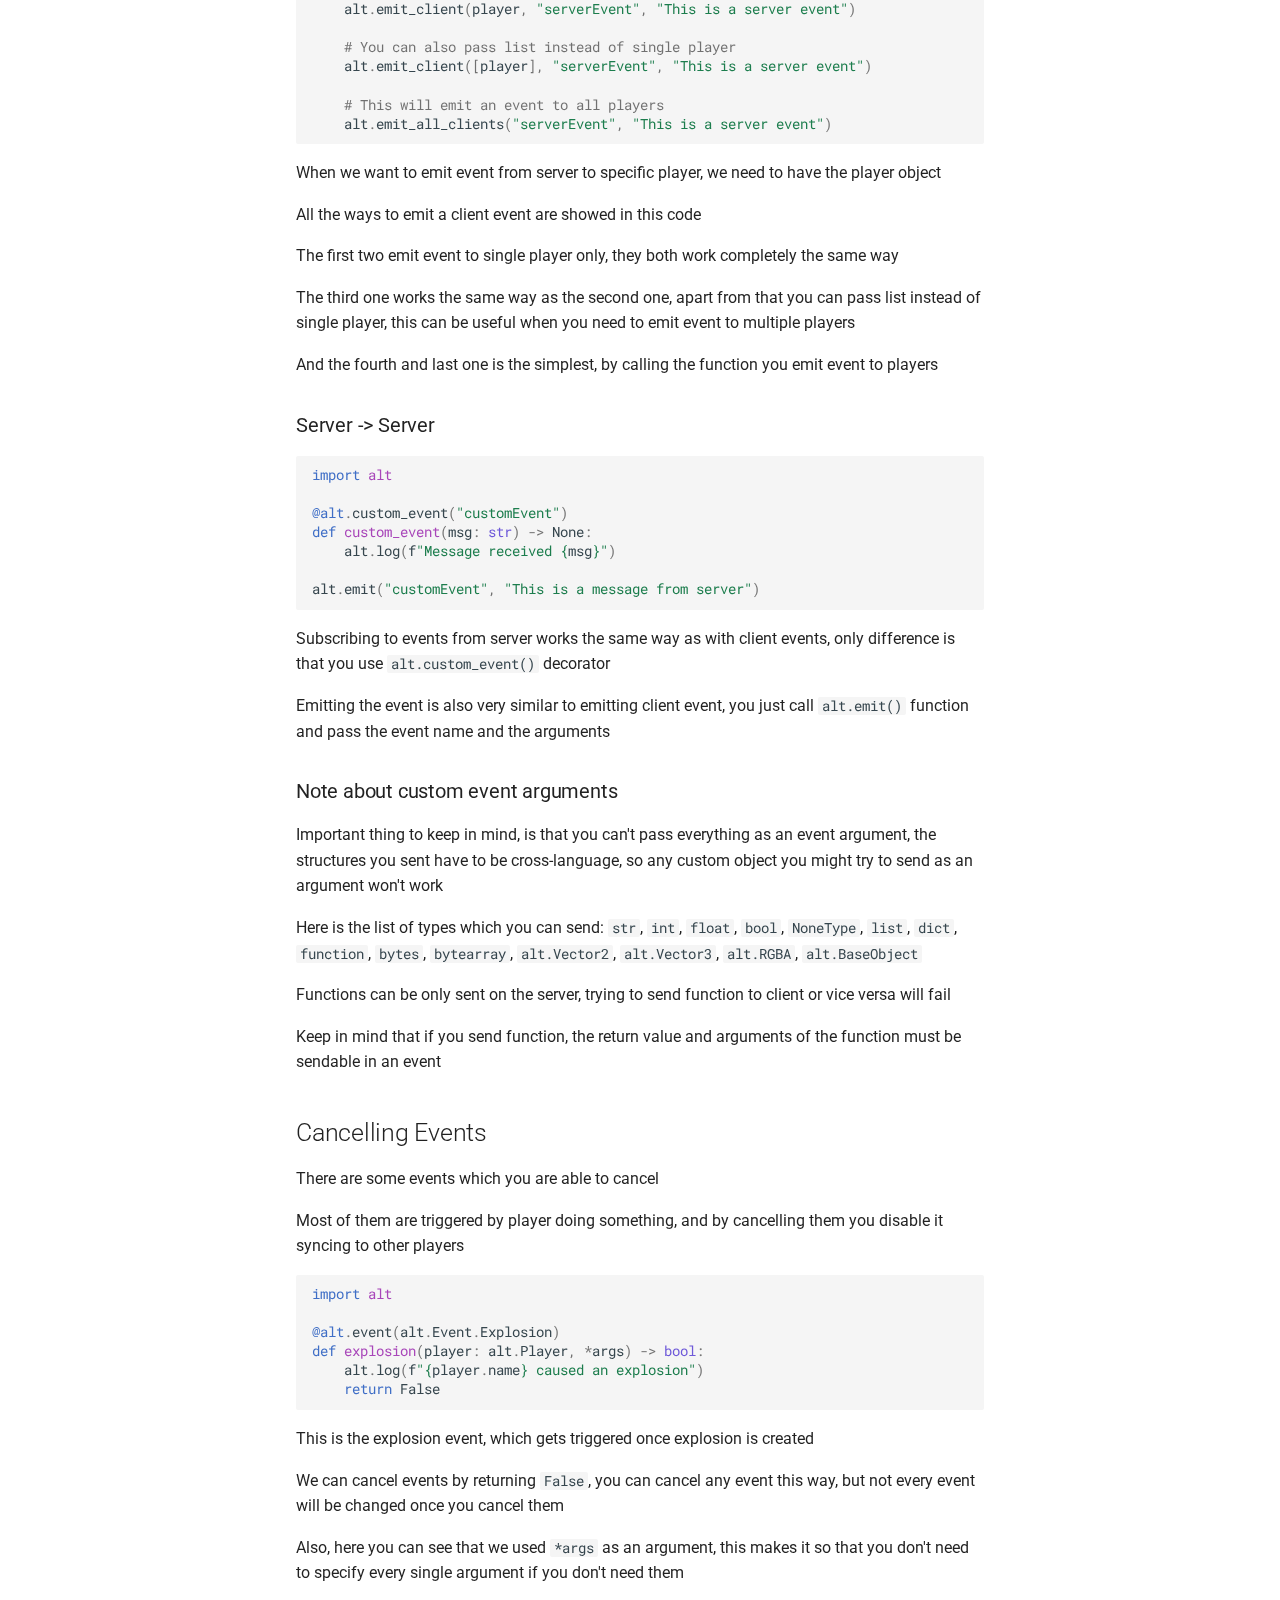
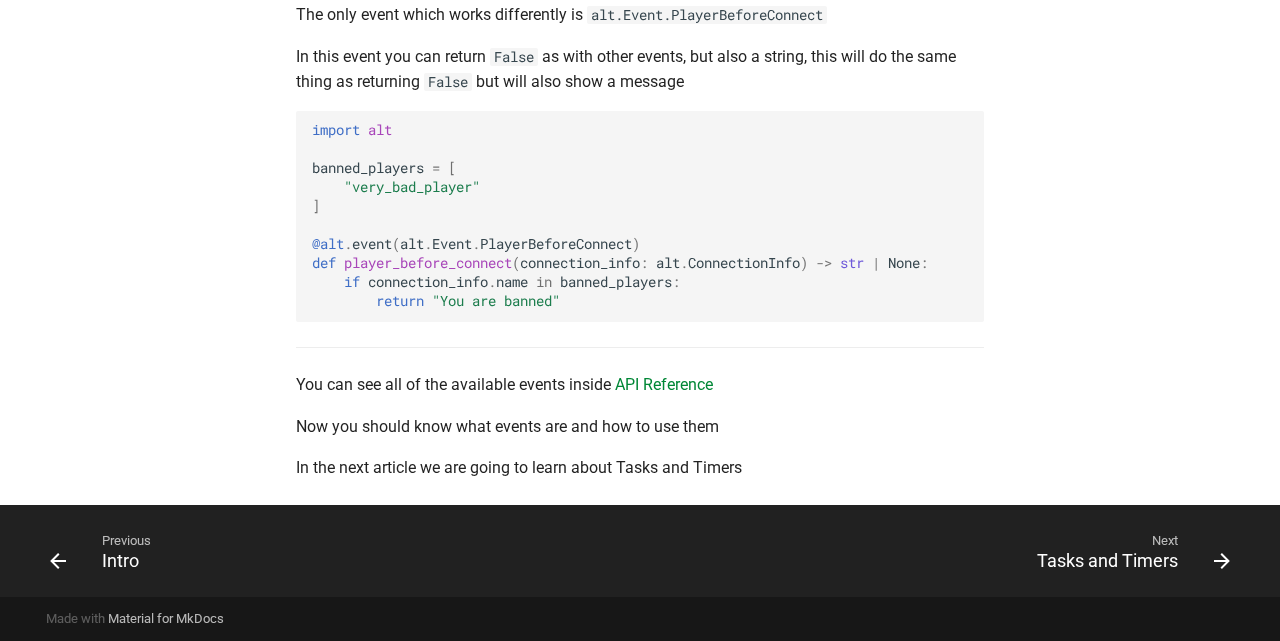
<file: events/index.html>
<!doctype html>
<html lang="en" class="no-js">
  <head>
    
      <meta charset="utf-8">
      <meta name="viewport" content="width=device-width,initial-scale=1">
      
      
      
      <link rel="icon" href="../assets/images/favicon.png">
      <meta name="generator" content="mkdocs-1.3.0, mkdocs-material-8.3.8">
    
    
      
        <title>Events - alt:V Python Module</title>
      
    
    
      <link rel="stylesheet" href="../assets/stylesheets/main.1d29e8d0.min.css">
      
        
        <link rel="stylesheet" href="../assets/stylesheets/palette.cbb835fc.min.css">
        
      
      
    
    
    
      
        
        
        <link rel="preconnect" href="https://fonts.gstatic.com" crossorigin>
        <link rel="stylesheet" href="https://fonts.googleapis.com/css?family=Roboto:300,300i,400,400i,700,700i%7CRoboto+Mono:400,400i,700,700i&display=fallback">
        <style>:root{--md-text-font:"Roboto";--md-code-font:"Roboto Mono"}</style>
      
    
    
      <link rel="stylesheet" href="../assets/_mkdocstrings.css">
    
      <link rel="stylesheet" href="../stylesheets/extra.css">
    
    <script>__md_scope=new URL("..",location),__md_get=(e,_=localStorage,t=__md_scope)=>JSON.parse(_.getItem(t.pathname+"."+e)),__md_set=(e,_,t=localStorage,a=__md_scope)=>{try{t.setItem(a.pathname+"."+e,JSON.stringify(_))}catch(e){}}</script>
    
      

    
    
  </head>
  
  
    
    
      
    
    
    
    
    <body dir="ltr" data-md-color-scheme="default" data-md-color-primary="" data-md-color-accent="">
  
    
    
      <script>var palette=__md_get("__palette");if(palette&&"object"==typeof palette.color)for(var key of Object.keys(palette.color))document.body.setAttribute("data-md-color-"+key,palette.color[key])</script>
    
    <input class="md-toggle" data-md-toggle="drawer" type="checkbox" id="__drawer" autocomplete="off">
    <input class="md-toggle" data-md-toggle="search" type="checkbox" id="__search" autocomplete="off">
    <label class="md-overlay" for="__drawer"></label>
    <div data-md-component="skip">
      
        
        <a href="#events" class="md-skip">
          Skip to content
        </a>
      
    </div>
    <div data-md-component="announce">
      
    </div>
    
    
      

<header class="md-header" data-md-component="header">
  <nav class="md-header__inner md-grid" aria-label="Header">
    <a href=".." title="alt:V Python Module" class="md-header__button md-logo" aria-label="alt:V Python Module" data-md-component="logo">
      
  
  <svg xmlns="http://www.w3.org/2000/svg" viewBox="0 0 24 24"><path d="M12 8a3 3 0 0 0 3-3 3 3 0 0 0-3-3 3 3 0 0 0-3 3 3 3 0 0 0 3 3m0 3.54C9.64 9.35 6.5 8 3 8v11c3.5 0 6.64 1.35 9 3.54 2.36-2.19 5.5-3.54 9-3.54V8c-3.5 0-6.64 1.35-9 3.54Z"/></svg>

    </a>
    <label class="md-header__button md-icon" for="__drawer">
      <svg xmlns="http://www.w3.org/2000/svg" viewBox="0 0 24 24"><path d="M3 6h18v2H3V6m0 5h18v2H3v-2m0 5h18v2H3v-2Z"/></svg>
    </label>
    <div class="md-header__title" data-md-component="header-title">
      <div class="md-header__ellipsis">
        <div class="md-header__topic">
          <span class="md-ellipsis">
            alt:V Python Module
          </span>
        </div>
        <div class="md-header__topic" data-md-component="header-topic">
          <span class="md-ellipsis">
            
              Events
            
          </span>
        </div>
      </div>
    </div>
    
      <form class="md-header__option" data-md-component="palette">
        
          
          
          <input class="md-option" data-md-color-media="(prefers-color-scheme: light)" data-md-color-scheme="default" data-md-color-primary="" data-md-color-accent=""  aria-label="Switch to dark mode"  type="radio" name="__palette" id="__palette_1">
          
            <label class="md-header__button md-icon" title="Switch to dark mode" for="__palette_2" hidden>
              <svg xmlns="http://www.w3.org/2000/svg" viewBox="0 0 24 24"><path d="M17 6H7c-3.31 0-6 2.69-6 6s2.69 6 6 6h10c3.31 0 6-2.69 6-6s-2.69-6-6-6zm0 10H7c-2.21 0-4-1.79-4-4s1.79-4 4-4h10c2.21 0 4 1.79 4 4s-1.79 4-4 4zM7 9c-1.66 0-3 1.34-3 3s1.34 3 3 3 3-1.34 3-3-1.34-3-3-3z"/></svg>
            </label>
          
        
          
          
          <input class="md-option" data-md-color-media="(prefers-color-scheme: dark)" data-md-color-scheme="slate" data-md-color-primary="" data-md-color-accent=""  aria-label="Switch to light mode"  type="radio" name="__palette" id="__palette_2">
          
            <label class="md-header__button md-icon" title="Switch to light mode" for="__palette_1" hidden>
              <svg xmlns="http://www.w3.org/2000/svg" viewBox="0 0 24 24"><path d="M17 7H7a5 5 0 0 0-5 5 5 5 0 0 0 5 5h10a5 5 0 0 0 5-5 5 5 0 0 0-5-5m0 8a3 3 0 0 1-3-3 3 3 0 0 1 3-3 3 3 0 0 1 3 3 3 3 0 0 1-3 3Z"/></svg>
            </label>
          
        
      </form>
    
    
    
    
      <div class="md-header__source">
        <a href="https://github.com/Marvisak/altv-python-module" title="Go to repository" class="md-source" data-md-component="source">
  <div class="md-source__icon md-icon">
    
    <svg xmlns="http://www.w3.org/2000/svg" viewBox="0 0 480 512"><!--! Font Awesome Free 6.1.1 by @fontawesome - https://fontawesome.com License - https://fontawesome.com/license/free (Icons: CC BY 4.0, Fonts: SIL OFL 1.1, Code: MIT License) Copyright 2022 Fonticons, Inc.--><path d="M186.1 328.7c0 20.9-10.9 55.1-36.7 55.1s-36.7-34.2-36.7-55.1 10.9-55.1 36.7-55.1 36.7 34.2 36.7 55.1zM480 278.2c0 31.9-3.2 65.7-17.5 95-37.9 76.6-142.1 74.8-216.7 74.8-75.8 0-186.2 2.7-225.6-74.8-14.6-29-20.2-63.1-20.2-95 0-41.9 13.9-81.5 41.5-113.6-5.2-15.8-7.7-32.4-7.7-48.8 0-21.5 4.9-32.3 14.6-51.8 45.3 0 74.3 9 108.8 36 29-6.9 58.8-10 88.7-10 27 0 54.2 2.9 80.4 9.2 34-26.7 63-35.2 107.8-35.2 9.8 19.5 14.6 30.3 14.6 51.8 0 16.4-2.6 32.7-7.7 48.2 27.5 32.4 39 72.3 39 114.2zm-64.3 50.5c0-43.9-26.7-82.6-73.5-82.6-18.9 0-37 3.4-56 6-14.9 2.3-29.8 3.2-45.1 3.2-15.2 0-30.1-.9-45.1-3.2-18.7-2.6-37-6-56-6-46.8 0-73.5 38.7-73.5 82.6 0 87.8 80.4 101.3 150.4 101.3h48.2c70.3 0 150.6-13.4 150.6-101.3zm-82.6-55.1c-25.8 0-36.7 34.2-36.7 55.1s10.9 55.1 36.7 55.1 36.7-34.2 36.7-55.1-10.9-55.1-36.7-55.1z"/></svg>
  </div>
  <div class="md-source__repository">
    Marvisak/altv-python-module
  </div>
</a>
      </div>
    
  </nav>
  
</header>
    
    <div class="md-container" data-md-component="container">
      
      
        
          
        
      
      <main class="md-main" data-md-component="main">
        <div class="md-main__inner md-grid">
          
            
              
              <div class="md-sidebar md-sidebar--primary" data-md-component="sidebar" data-md-type="navigation" >
                <div class="md-sidebar__scrollwrap">
                  <div class="md-sidebar__inner">
                    


<nav class="md-nav md-nav--primary" aria-label="Navigation" data-md-level="0">
  <label class="md-nav__title" for="__drawer">
    <a href=".." title="alt:V Python Module" class="md-nav__button md-logo" aria-label="alt:V Python Module" data-md-component="logo">
      
  
  <svg xmlns="http://www.w3.org/2000/svg" viewBox="0 0 24 24"><path d="M12 8a3 3 0 0 0 3-3 3 3 0 0 0-3-3 3 3 0 0 0-3 3 3 3 0 0 0 3 3m0 3.54C9.64 9.35 6.5 8 3 8v11c3.5 0 6.64 1.35 9 3.54 2.36-2.19 5.5-3.54 9-3.54V8c-3.5 0-6.64 1.35-9 3.54Z"/></svg>

    </a>
    alt:V Python Module
  </label>
  
    <div class="md-nav__source">
      <a href="https://github.com/Marvisak/altv-python-module" title="Go to repository" class="md-source" data-md-component="source">
  <div class="md-source__icon md-icon">
    
    <svg xmlns="http://www.w3.org/2000/svg" viewBox="0 0 480 512"><!--! Font Awesome Free 6.1.1 by @fontawesome - https://fontawesome.com License - https://fontawesome.com/license/free (Icons: CC BY 4.0, Fonts: SIL OFL 1.1, Code: MIT License) Copyright 2022 Fonticons, Inc.--><path d="M186.1 328.7c0 20.9-10.9 55.1-36.7 55.1s-36.7-34.2-36.7-55.1 10.9-55.1 36.7-55.1 36.7 34.2 36.7 55.1zM480 278.2c0 31.9-3.2 65.7-17.5 95-37.9 76.6-142.1 74.8-216.7 74.8-75.8 0-186.2 2.7-225.6-74.8-14.6-29-20.2-63.1-20.2-95 0-41.9 13.9-81.5 41.5-113.6-5.2-15.8-7.7-32.4-7.7-48.8 0-21.5 4.9-32.3 14.6-51.8 45.3 0 74.3 9 108.8 36 29-6.9 58.8-10 88.7-10 27 0 54.2 2.9 80.4 9.2 34-26.7 63-35.2 107.8-35.2 9.8 19.5 14.6 30.3 14.6 51.8 0 16.4-2.6 32.7-7.7 48.2 27.5 32.4 39 72.3 39 114.2zm-64.3 50.5c0-43.9-26.7-82.6-73.5-82.6-18.9 0-37 3.4-56 6-14.9 2.3-29.8 3.2-45.1 3.2-15.2 0-30.1-.9-45.1-3.2-18.7-2.6-37-6-56-6-46.8 0-73.5 38.7-73.5 82.6 0 87.8 80.4 101.3 150.4 101.3h48.2c70.3 0 150.6-13.4 150.6-101.3zm-82.6-55.1c-25.8 0-36.7 34.2-36.7 55.1s10.9 55.1 36.7 55.1 36.7-34.2 36.7-55.1-10.9-55.1-36.7-55.1z"/></svg>
  </div>
  <div class="md-source__repository">
    Marvisak/altv-python-module
  </div>
</a>
    </div>
  
  <ul class="md-nav__list" data-md-scrollfix>
    
      
      
      

  
  
  
    <li class="md-nav__item">
      <a href=".." class="md-nav__link">
        Home
      </a>
    </li>
  

    
      
      
      

  
  
  
    <li class="md-nav__item">
      <a href="../intro/" class="md-nav__link">
        Intro
      </a>
    </li>
  

    
      
      
      

  
  
    
  
  
    <li class="md-nav__item md-nav__item--active">
      
      <input class="md-nav__toggle md-toggle" data-md-toggle="toc" type="checkbox" id="__toc">
      
      
        
      
      
        <label class="md-nav__link md-nav__link--active" for="__toc">
          Events
          <span class="md-nav__icon md-icon"></span>
        </label>
      
      <a href="./" class="md-nav__link md-nav__link--active">
        Events
      </a>
      
        

<nav class="md-nav md-nav--secondary" aria-label="Table of contents">
  
  
  
    
  
  
    <label class="md-nav__title" for="__toc">
      <span class="md-nav__icon md-icon"></span>
      Table of contents
    </label>
    <ul class="md-nav__list" data-md-component="toc" data-md-scrollfix>
      
        <li class="md-nav__item">
  <a href="#events-with-no-arguments" class="md-nav__link">
    Event's with no arguments
  </a>
  
    <nav class="md-nav" aria-label="Event's with no arguments">
      <ul class="md-nav__list">
        
          <li class="md-nav__item">
  <a href="#decorator" class="md-nav__link">
    Decorator
  </a>
  
</li>
        
          <li class="md-nav__item">
  <a href="#function" class="md-nav__link">
    Function
  </a>
  
</li>
        
      </ul>
    </nav>
  
</li>
      
        <li class="md-nav__item">
  <a href="#events-with-arguments" class="md-nav__link">
    Events with arguments
  </a>
  
</li>
      
        <li class="md-nav__item">
  <a href="#custom-events" class="md-nav__link">
    Custom events
  </a>
  
    <nav class="md-nav" aria-label="Custom events">
      <ul class="md-nav__list">
        
          <li class="md-nav__item">
  <a href="#client-server" class="md-nav__link">
    Client -&gt; Server
  </a>
  
</li>
        
          <li class="md-nav__item">
  <a href="#server-client" class="md-nav__link">
    Server -&gt; Client
  </a>
  
</li>
        
          <li class="md-nav__item">
  <a href="#server-server" class="md-nav__link">
    Server -&gt; Server
  </a>
  
</li>
        
          <li class="md-nav__item">
  <a href="#note-about-custom-event-arguments" class="md-nav__link">
    Note about custom event arguments
  </a>
  
</li>
        
      </ul>
    </nav>
  
</li>
      
        <li class="md-nav__item">
  <a href="#cancelling-events" class="md-nav__link">
    Cancelling Events
  </a>
  
</li>
      
    </ul>
  
</nav>
      
    </li>
  

    
      
      
      

  
  
  
    <li class="md-nav__item">
      <a href="../tasks/" class="md-nav__link">
        Tasks and Timers
      </a>
    </li>
  

    
      
      
      

  
  
  
    <li class="md-nav__item">
      <a href="../vectors/" class="md-nav__link">
        Vectors
      </a>
    </li>
  

    
      
      
      

  
  
  
    <li class="md-nav__item">
      <a href="../vehicle/" class="md-nav__link">
        Vehicle
      </a>
    </li>
  

    
      
      
      

  
  
  
    <li class="md-nav__item">
      <a href="../colshapes/" class="md-nav__link">
        ColShapes
      </a>
    </li>
  

    
      
      
      

  
  
  
    <li class="md-nav__item">
      <a href="../additional-information/" class="md-nav__link">
        Additional Information
      </a>
    </li>
  

    
      
      
      

  
  
  
    
    <li class="md-nav__item md-nav__item--nested">
      
      
        <input class="md-nav__toggle md-toggle" data-md-toggle="__nav_9" type="checkbox" id="__nav_9" >
      
      
      
      
        <label class="md-nav__link" for="__nav_9">
          API Reference
          <span class="md-nav__icon md-icon"></span>
        </label>
      
      <nav class="md-nav" aria-label="API Reference" data-md-level="1">
        <label class="md-nav__title" for="__nav_9">
          <span class="md-nav__icon md-icon"></span>
          API Reference
        </label>
        <ul class="md-nav__list" data-md-scrollfix>
          
            
              
  
  
  
    <li class="md-nav__item">
      <a href="../api-reference/events/" class="md-nav__link">
        Events
      </a>
    </li>
  

            
          
            
              
  
  
  
    <li class="md-nav__item">
      <a href="../api-reference/api/" class="md-nav__link">
        API
      </a>
    </li>
  

            
          
        </ul>
      </nav>
    </li>
  

    
  </ul>
</nav>
                  </div>
                </div>
              </div>
            
            
              
              <div class="md-sidebar md-sidebar--secondary" data-md-component="sidebar" data-md-type="toc" >
                <div class="md-sidebar__scrollwrap">
                  <div class="md-sidebar__inner">
                    

<nav class="md-nav md-nav--secondary" aria-label="Table of contents">
  
  
  
    
  
  
    <label class="md-nav__title" for="__toc">
      <span class="md-nav__icon md-icon"></span>
      Table of contents
    </label>
    <ul class="md-nav__list" data-md-component="toc" data-md-scrollfix>
      
        <li class="md-nav__item">
  <a href="#events-with-no-arguments" class="md-nav__link">
    Event's with no arguments
  </a>
  
    <nav class="md-nav" aria-label="Event's with no arguments">
      <ul class="md-nav__list">
        
          <li class="md-nav__item">
  <a href="#decorator" class="md-nav__link">
    Decorator
  </a>
  
</li>
        
          <li class="md-nav__item">
  <a href="#function" class="md-nav__link">
    Function
  </a>
  
</li>
        
      </ul>
    </nav>
  
</li>
      
        <li class="md-nav__item">
  <a href="#events-with-arguments" class="md-nav__link">
    Events with arguments
  </a>
  
</li>
      
        <li class="md-nav__item">
  <a href="#custom-events" class="md-nav__link">
    Custom events
  </a>
  
    <nav class="md-nav" aria-label="Custom events">
      <ul class="md-nav__list">
        
          <li class="md-nav__item">
  <a href="#client-server" class="md-nav__link">
    Client -&gt; Server
  </a>
  
</li>
        
          <li class="md-nav__item">
  <a href="#server-client" class="md-nav__link">
    Server -&gt; Client
  </a>
  
</li>
        
          <li class="md-nav__item">
  <a href="#server-server" class="md-nav__link">
    Server -&gt; Server
  </a>
  
</li>
        
          <li class="md-nav__item">
  <a href="#note-about-custom-event-arguments" class="md-nav__link">
    Note about custom event arguments
  </a>
  
</li>
        
      </ul>
    </nav>
  
</li>
      
        <li class="md-nav__item">
  <a href="#cancelling-events" class="md-nav__link">
    Cancelling Events
  </a>
  
</li>
      
    </ul>
  
</nav>
                  </div>
                </div>
              </div>
            
          
          <div class="md-content" data-md-component="content">
            <article class="md-content__inner md-typeset">
              
                
  <a href="https://github.com/Marvisak/altv-python-module/edit/dev/docs/articles/events.md" title="Edit this page" class="md-content__button md-icon">
    <svg xmlns="http://www.w3.org/2000/svg" viewBox="0 0 24 24"><path d="M20.71 7.04c.39-.39.39-1.04 0-1.41l-2.34-2.34c-.37-.39-1.02-.39-1.41 0l-1.84 1.83 3.75 3.75M3 17.25V21h3.75L17.81 9.93l-3.75-3.75L3 17.25Z"/></svg>
  </a>



<h1 id="events">Events</h1>
<p>Sometimes you want to execute code when something happens</p>
<p>This is why events exist, let's take a look at how they work</p>
<h2 id="events-with-no-arguments">Event's with no arguments</h2>
<p>Let's start with events without any arguments as they are easier to understand, currently there is only one so let's take a look at it.</p>
<div class="highlight"><pre><span></span><code><span class="kn">import</span> <span class="nn">alt</span>

<span class="nd">@alt</span><span class="o">.</span><span class="n">event</span><span class="p">(</span><span class="n">alt</span><span class="o">.</span><span class="n">Event</span><span class="o">.</span><span class="n">ServerStarted</span><span class="p">)</span>
<span class="k">def</span> <span class="nf">server_started</span><span class="p">()</span> <span class="o">-&gt;</span> <span class="kc">None</span><span class="p">:</span>
    <span class="n">alt</span><span class="o">.</span><span class="n">log</span><span class="p">(</span><span class="s2">&quot;Server Started!&quot;</span><span class="p">)</span>
</code></pre></div>
<p>This code outputs <code>Server Started!</code> when the event is triggered, in this case the ServerStarted event which triggers when the server is started</p>
<p>Let's go through this code line by line</p>
<hr />
<h3 id="decorator">Decorator</h3>
<div class="highlight"><pre><span></span><code><span class="kn">import</span> <span class="nn">alt</span>

<span class="hll"><span class="nd">@alt</span><span class="o">.</span><span class="n">event</span><span class="p">(</span><span class="n">alt</span><span class="o">.</span><span class="n">Event</span><span class="o">.</span><span class="n">ServerStarted</span><span class="p">)</span>
</span><span class="k">def</span> <span class="nf">server_started</span><span class="p">()</span> <span class="o">-&gt;</span> <span class="kc">None</span><span class="p">:</span>
    <span class="n">alt</span><span class="o">.</span><span class="n">log</span><span class="p">(</span><span class="s2">&quot;Server Started!&quot;</span><span class="p">)</span>
</code></pre></div>
<p>This decorator <code>alt.event()</code> decorator, is placed above a function which should get executed once the specified event is triggered</p>
<p>The first and only argument you pass to this function is an event you want to subscribe to. This has to be <code>alt.Event</code> enum, otherwise exception will be raised</p>
<hr />
<h3 id="function">Function</h3>
<div class="highlight"><pre><span></span><code><span class="kn">import</span> <span class="nn">alt</span>

<span class="nd">@alt</span><span class="o">.</span><span class="n">event</span><span class="p">(</span><span class="n">alt</span><span class="o">.</span><span class="n">Event</span><span class="o">.</span><span class="n">ServerStarted</span><span class="p">)</span>
<span class="hll"><span class="k">def</span> <span class="nf">server_started</span><span class="p">()</span> <span class="o">-&gt;</span> <span class="kc">None</span><span class="p">:</span>
</span><span class="hll">    <span class="n">alt</span><span class="o">.</span><span class="n">log</span><span class="p">(</span><span class="s2">&quot;Server Started!&quot;</span><span class="p">)</span>
</span></code></pre></div>
<p>This is the function you want to call once the event is triggered, the name can be anything you want</p>
<p>Because we are creating event with no arguments, there shouldn't be any arguments for this function</p>
<p>The body of the function can of course be anything you want, most of the time it's going to do something with the arguments passed to it</p>
<h2 id="events-with-arguments">Events with arguments</h2>
<p>Most of the time you want to get some info from events, this is possible through arguments</p>
<div class="highlight"><pre><span></span><code><span class="kn">import</span> <span class="nn">alt</span>

<span class="nd">@alt</span><span class="o">.</span><span class="n">event</span><span class="p">(</span><span class="n">alt</span><span class="o">.</span><span class="n">Event</span><span class="o">.</span><span class="n">PlayerConnect</span><span class="p">)</span>
<span class="k">def</span> <span class="nf">player_connect</span><span class="p">(</span><span class="n">player</span><span class="p">:</span> <span class="n">alt</span><span class="o">.</span><span class="n">Player</span><span class="p">)</span> <span class="o">-&gt;</span> <span class="kc">None</span><span class="p">:</span>
    <span class="n">alt</span><span class="o">.</span><span class="n">log</span><span class="p">(</span><span class="sa">f</span><span class="s2">&quot;Player joined: </span><span class="si">{</span><span class="n">player</span><span class="o">.</span><span class="n">name</span><span class="si">}</span><span class="s2">&quot;</span><span class="p">)</span>
    <span class="n">player</span><span class="o">.</span><span class="n">model</span> <span class="o">=</span> <span class="s2">&quot;mp_m_freemode_01&quot;</span>
    <span class="n">player</span><span class="o">.</span><span class="n">spawn</span><span class="p">(</span><span class="mi">0</span><span class="p">,</span> <span class="mi">0</span><span class="p">,</span> <span class="mi">0</span><span class="p">)</span>
</code></pre></div>
<p>The only difference between these events and events without arguments, is that the function you create needs to have arguments</p>
<p>This is a PlayerConnect event which gets executed when player joins, our first argument is the player which connected</p>
<p>In this event we are logging into the console that player joined, spawning the player and setting its model</p>
<h2 id="custom-events">Custom events</h2>
<p>Sometimes you want to trigger events yourself, like for example when you want 2 resources communicate with each other or client to communicate with server</p>
<p>The communication can go as follows:</p>
<ul>
<li>Client -&gt; Server</li>
<li>Server -&gt; Client</li>
<li>Server -&gt; Server</li>
</ul>
<h3 id="client-server">Client -&gt; Server</h3>
<div class="highlight"><span class="filename">client.js</span><pre><span></span><code><span class="k">import</span><span class="w"> </span><span class="nx">alt</span><span class="w"> </span><span class="kr">from</span><span class="w"> </span><span class="s2">&quot;alt-client&quot;</span><span class="p">;</span><span class="w"></span>

<span class="nx">alt</span><span class="p">.</span><span class="nx">emitServer</span><span class="p">(</span><span class="s2">&quot;clientEvent&quot;</span><span class="p">,</span><span class="w"> </span><span class="s2">&quot;This is message from client&quot;</span><span class="p">);</span><span class="w"></span>
</code></pre></div>
<div class="highlight"><span class="filename">server.py</span><pre><span></span><code><span class="kn">import</span> <span class="nn">alt</span>

<span class="nd">@alt</span><span class="o">.</span><span class="n">client_event</span><span class="p">(</span><span class="s2">&quot;clientEvent&quot;</span><span class="p">)</span>
<span class="k">def</span> <span class="nf">client_event</span><span class="p">(</span><span class="n">player</span><span class="p">:</span> <span class="n">alt</span><span class="o">.</span><span class="n">Player</span><span class="p">,</span> <span class="n">msg</span><span class="p">:</span> <span class="nb">str</span><span class="p">)</span> <span class="o">-&gt;</span> <span class="kc">None</span><span class="p">:</span>
    <span class="n">alt</span><span class="o">.</span><span class="n">log</span><span class="p">(</span><span class="sa">f</span><span class="s2">&quot;Player </span><span class="si">{</span><span class="n">player</span><span class="o">.</span><span class="n">name</span><span class="si">}</span><span class="s2"> sent </span><span class="si">{</span><span class="n">msg</span><span class="si">}</span><span class="s2">&quot;</span><span class="p">)</span>
</code></pre></div>
<p>Client events work almost identically to normal events, you only need to replace the decorator <code>alt.event()</code> with <code>alt.client_event()</code> and instead of <code>alt.Event</code> enum, pass name of the event as string</p>
<p>When you receive event from client, you will get the player object as the first argument, this is the player which triggered the event</p>
<p>Rest of the arguments are the ones sent with the event, in this example it is the string <code>This is message from client</code></p>
<h3 id="server-client">Server -&gt; Client</h3>
<div class="highlight"><span class="filename">client.js</span><pre><span></span><code><span class="k">import</span><span class="w"> </span><span class="nx">alt</span><span class="w"> </span><span class="kr">from</span><span class="w"> </span><span class="s2">&quot;alt-client&quot;</span><span class="p">;</span><span class="w"></span>

<span class="nx">alt</span><span class="p">.</span><span class="nx">onServer</span><span class="p">(</span><span class="s2">&quot;serverEvent&quot;</span><span class="p">,</span><span class="w"> </span><span class="p">(</span><span class="nx">msg</span><span class="p">)</span><span class="w"> </span><span class="p">=&gt;</span><span class="w"> </span><span class="p">{</span><span class="w"></span>
<span class="w">    </span><span class="nx">alt</span><span class="p">.</span><span class="nx">log</span><span class="p">(</span><span class="nx">msg</span><span class="p">);</span><span class="w"></span>
<span class="p">});</span><span class="w"></span>
</code></pre></div>
<div class="highlight"><span class="filename">server.py</span><pre><span></span><code><span class="kn">import</span> <span class="nn">alt</span>

<span class="nd">@alt</span><span class="o">.</span><span class="n">event</span><span class="p">(</span><span class="n">alt</span><span class="o">.</span><span class="n">Event</span><span class="o">.</span><span class="n">PlayerConnect</span><span class="p">)</span>
<span class="k">def</span> <span class="nf">player_connect</span><span class="p">(</span><span class="n">player</span><span class="p">:</span> <span class="n">alt</span><span class="o">.</span><span class="n">Player</span><span class="p">)</span> <span class="o">-&gt;</span> <span class="kc">None</span><span class="p">:</span>
    <span class="c1"># These 2 do the same thing</span>
    <span class="n">player</span><span class="o">.</span><span class="n">emit</span><span class="p">(</span><span class="s2">&quot;serverEvent&quot;</span><span class="p">,</span> <span class="s2">&quot;This is a server event&quot;</span><span class="p">)</span>
    <span class="n">alt</span><span class="o">.</span><span class="n">emit_client</span><span class="p">(</span><span class="n">player</span><span class="p">,</span> <span class="s2">&quot;serverEvent&quot;</span><span class="p">,</span> <span class="s2">&quot;This is a server event&quot;</span><span class="p">)</span>

    <span class="c1"># You can also pass list instead of single player</span>
    <span class="n">alt</span><span class="o">.</span><span class="n">emit_client</span><span class="p">([</span><span class="n">player</span><span class="p">],</span> <span class="s2">&quot;serverEvent&quot;</span><span class="p">,</span> <span class="s2">&quot;This is a server event&quot;</span><span class="p">)</span>

    <span class="c1"># This will emit an event to all players</span>
    <span class="n">alt</span><span class="o">.</span><span class="n">emit_all_clients</span><span class="p">(</span><span class="s2">&quot;serverEvent&quot;</span><span class="p">,</span> <span class="s2">&quot;This is a server event&quot;</span><span class="p">)</span>
</code></pre></div>
<p>When we want to emit event from server to specific player, we need to have the player object</p>
<p>All the ways to emit a client event are showed in this code</p>
<p>The first two emit event to single player only, they both work completely the same way</p>
<p>The third one works the same way as the second one, apart from that you can pass list instead of single player, this can be useful when you need to emit event to multiple players</p>
<p>And the fourth and last one is the simplest, by calling the function you emit event to players</p>
<h3 id="server-server">Server -&gt; Server</h3>
<div class="highlight"><pre><span></span><code><span class="kn">import</span> <span class="nn">alt</span>

<span class="nd">@alt</span><span class="o">.</span><span class="n">custom_event</span><span class="p">(</span><span class="s2">&quot;customEvent&quot;</span><span class="p">)</span>
<span class="k">def</span> <span class="nf">custom_event</span><span class="p">(</span><span class="n">msg</span><span class="p">:</span> <span class="nb">str</span><span class="p">)</span> <span class="o">-&gt;</span> <span class="kc">None</span><span class="p">:</span>
    <span class="n">alt</span><span class="o">.</span><span class="n">log</span><span class="p">(</span><span class="sa">f</span><span class="s2">&quot;Message received </span><span class="si">{</span><span class="n">msg</span><span class="si">}</span><span class="s2">&quot;</span><span class="p">)</span>

<span class="n">alt</span><span class="o">.</span><span class="n">emit</span><span class="p">(</span><span class="s2">&quot;customEvent&quot;</span><span class="p">,</span> <span class="s2">&quot;This is a message from server&quot;</span><span class="p">)</span>
</code></pre></div>
<p>Subscribing to events from server works the same way as with client events, only difference is that you use <code>alt.custom_event()</code> decorator</p>
<p>Emitting the event is also very similar to emitting client event, you just call <code>alt.emit()</code> function and pass the event name and the arguments</p>
<h3 id="note-about-custom-event-arguments">Note about custom event arguments</h3>
<p>Important thing to keep in mind, is that you can't pass everything as an event argument, the structures you sent have to be cross-language, so any custom object you might try to send as an argument won't work</p>
<p>Here is the list of types which you can send: <code>str</code>, <code>int</code>, <code>float</code>, <code>bool</code>, <code>NoneType</code>, <code>list</code>, <code>dict</code>, <code>function</code>, <code>bytes</code>, <code>bytearray</code>, <code>alt.Vector2</code>, <code>alt.Vector3</code>, <code>alt.RGBA</code>, <code>alt.BaseObject</code></p>
<p>Functions can be only sent on the server, trying to send function to client or vice versa will fail</p>
<p>Keep in mind that if you send function, the return value and arguments of the function must be sendable in an event</p>
<h2 id="cancelling-events">Cancelling Events</h2>
<p>There are some events which you are able to cancel</p>
<p>Most of them are triggered by player doing something, and by cancelling them you disable it syncing to other players</p>
<div class="highlight"><pre><span></span><code><span class="kn">import</span> <span class="nn">alt</span>

<span class="nd">@alt</span><span class="o">.</span><span class="n">event</span><span class="p">(</span><span class="n">alt</span><span class="o">.</span><span class="n">Event</span><span class="o">.</span><span class="n">Explosion</span><span class="p">)</span>
<span class="k">def</span> <span class="nf">explosion</span><span class="p">(</span><span class="n">player</span><span class="p">:</span> <span class="n">alt</span><span class="o">.</span><span class="n">Player</span><span class="p">,</span> <span class="o">*</span><span class="n">args</span><span class="p">)</span> <span class="o">-&gt;</span> <span class="nb">bool</span><span class="p">:</span>
    <span class="n">alt</span><span class="o">.</span><span class="n">log</span><span class="p">(</span><span class="sa">f</span><span class="s2">&quot;</span><span class="si">{</span><span class="n">player</span><span class="o">.</span><span class="n">name</span><span class="si">}</span><span class="s2"> caused an explosion&quot;</span><span class="p">)</span>
    <span class="k">return</span> <span class="kc">False</span>
</code></pre></div>
<p>This is the explosion event, which gets triggered once explosion is created</p>
<p>We can cancel events by returning <code>False</code>, you can cancel any event this way, but not every event will be changed once you cancel them</p>
<p>Also, here you can see that we used <code>*args</code> as an argument, this makes it so that you don't need to specify every single argument if you don't need them</p>
<p>The only event which works differently is <code>alt.Event.PlayerBeforeConnect</code></p>
<p>In this event you can return <code>False</code> as with other events, but also a string, this will do the same thing as returning <code>False</code> but will also show a message</p>
<div class="highlight"><pre><span></span><code><span class="kn">import</span> <span class="nn">alt</span>

<span class="n">banned_players</span> <span class="o">=</span> <span class="p">[</span>
    <span class="s2">&quot;very_bad_player&quot;</span>
<span class="p">]</span>

<span class="nd">@alt</span><span class="o">.</span><span class="n">event</span><span class="p">(</span><span class="n">alt</span><span class="o">.</span><span class="n">Event</span><span class="o">.</span><span class="n">PlayerBeforeConnect</span><span class="p">)</span>
<span class="k">def</span> <span class="nf">player_before_connect</span><span class="p">(</span><span class="n">connection_info</span><span class="p">:</span> <span class="n">alt</span><span class="o">.</span><span class="n">ConnectionInfo</span><span class="p">)</span> <span class="o">-&gt;</span> <span class="nb">str</span> <span class="o">|</span> <span class="kc">None</span><span class="p">:</span>
    <span class="k">if</span> <span class="n">connection_info</span><span class="o">.</span><span class="n">name</span> <span class="ow">in</span> <span class="n">banned_players</span><span class="p">:</span>
        <span class="k">return</span> <span class="s2">&quot;You are banned&quot;</span>
</code></pre></div>
<hr />
<p>You can see all of the available events inside <a href="../api-reference/events/">API Reference</a></p>
<p>Now you should know what events are and how to use them</p>
<p>In the next article we are going to learn about Tasks and Timers</p>

              
            </article>
            
          </div>
        </div>
        
      </main>
      
        <footer class="md-footer">
  
    
    <nav class="md-footer__inner md-grid" aria-label="Footer" >
      
        
        <a href="../intro/" class="md-footer__link md-footer__link--prev" aria-label="Previous: Intro" rel="prev">
          <div class="md-footer__button md-icon">
            <svg xmlns="http://www.w3.org/2000/svg" viewBox="0 0 24 24"><path d="M20 11v2H8l5.5 5.5-1.42 1.42L4.16 12l7.92-7.92L13.5 5.5 8 11h12Z"/></svg>
          </div>
          <div class="md-footer__title">
            <div class="md-ellipsis">
              <span class="md-footer__direction">
                Previous
              </span>
              Intro
            </div>
          </div>
        </a>
      
      
        
        <a href="../tasks/" class="md-footer__link md-footer__link--next" aria-label="Next: Tasks and Timers" rel="next">
          <div class="md-footer__title">
            <div class="md-ellipsis">
              <span class="md-footer__direction">
                Next
              </span>
              Tasks and Timers
            </div>
          </div>
          <div class="md-footer__button md-icon">
            <svg xmlns="http://www.w3.org/2000/svg" viewBox="0 0 24 24"><path d="M4 11v2h12l-5.5 5.5 1.42 1.42L19.84 12l-7.92-7.92L10.5 5.5 16 11H4Z"/></svg>
          </div>
        </a>
      
    </nav>
  
  <div class="md-footer-meta md-typeset">
    <div class="md-footer-meta__inner md-grid">
      <div class="md-copyright">
  
  
    Made with
    <a href="https://squidfunk.github.io/mkdocs-material/" target="_blank" rel="noopener">
      Material for MkDocs
    </a>
  
</div>
      
    </div>
  </div>
</footer>
      
    </div>
    <div class="md-dialog" data-md-component="dialog">
      <div class="md-dialog__inner md-typeset"></div>
    </div>
    <script id="__config" type="application/json">{"base": "..", "features": [], "search": "../assets/javascripts/workers/search.b97dbffb.min.js", "translations": {"clipboard.copied": "Copied to clipboard", "clipboard.copy": "Copy to clipboard", "search.config.lang": "en", "search.config.pipeline": "trimmer, stopWordFilter", "search.config.separator": "[\\s\\-]+", "search.placeholder": "Search", "search.result.more.one": "1 more on this page", "search.result.more.other": "# more on this page", "search.result.none": "No matching documents", "search.result.one": "1 matching document", "search.result.other": "# matching documents", "search.result.placeholder": "Type to start searching", "search.result.term.missing": "Missing", "select.version.title": "Select version"}}</script>
    
    
      <script src="../assets/javascripts/bundle.0238f547.min.js"></script>
      
    
  </body>
</html>
</file>
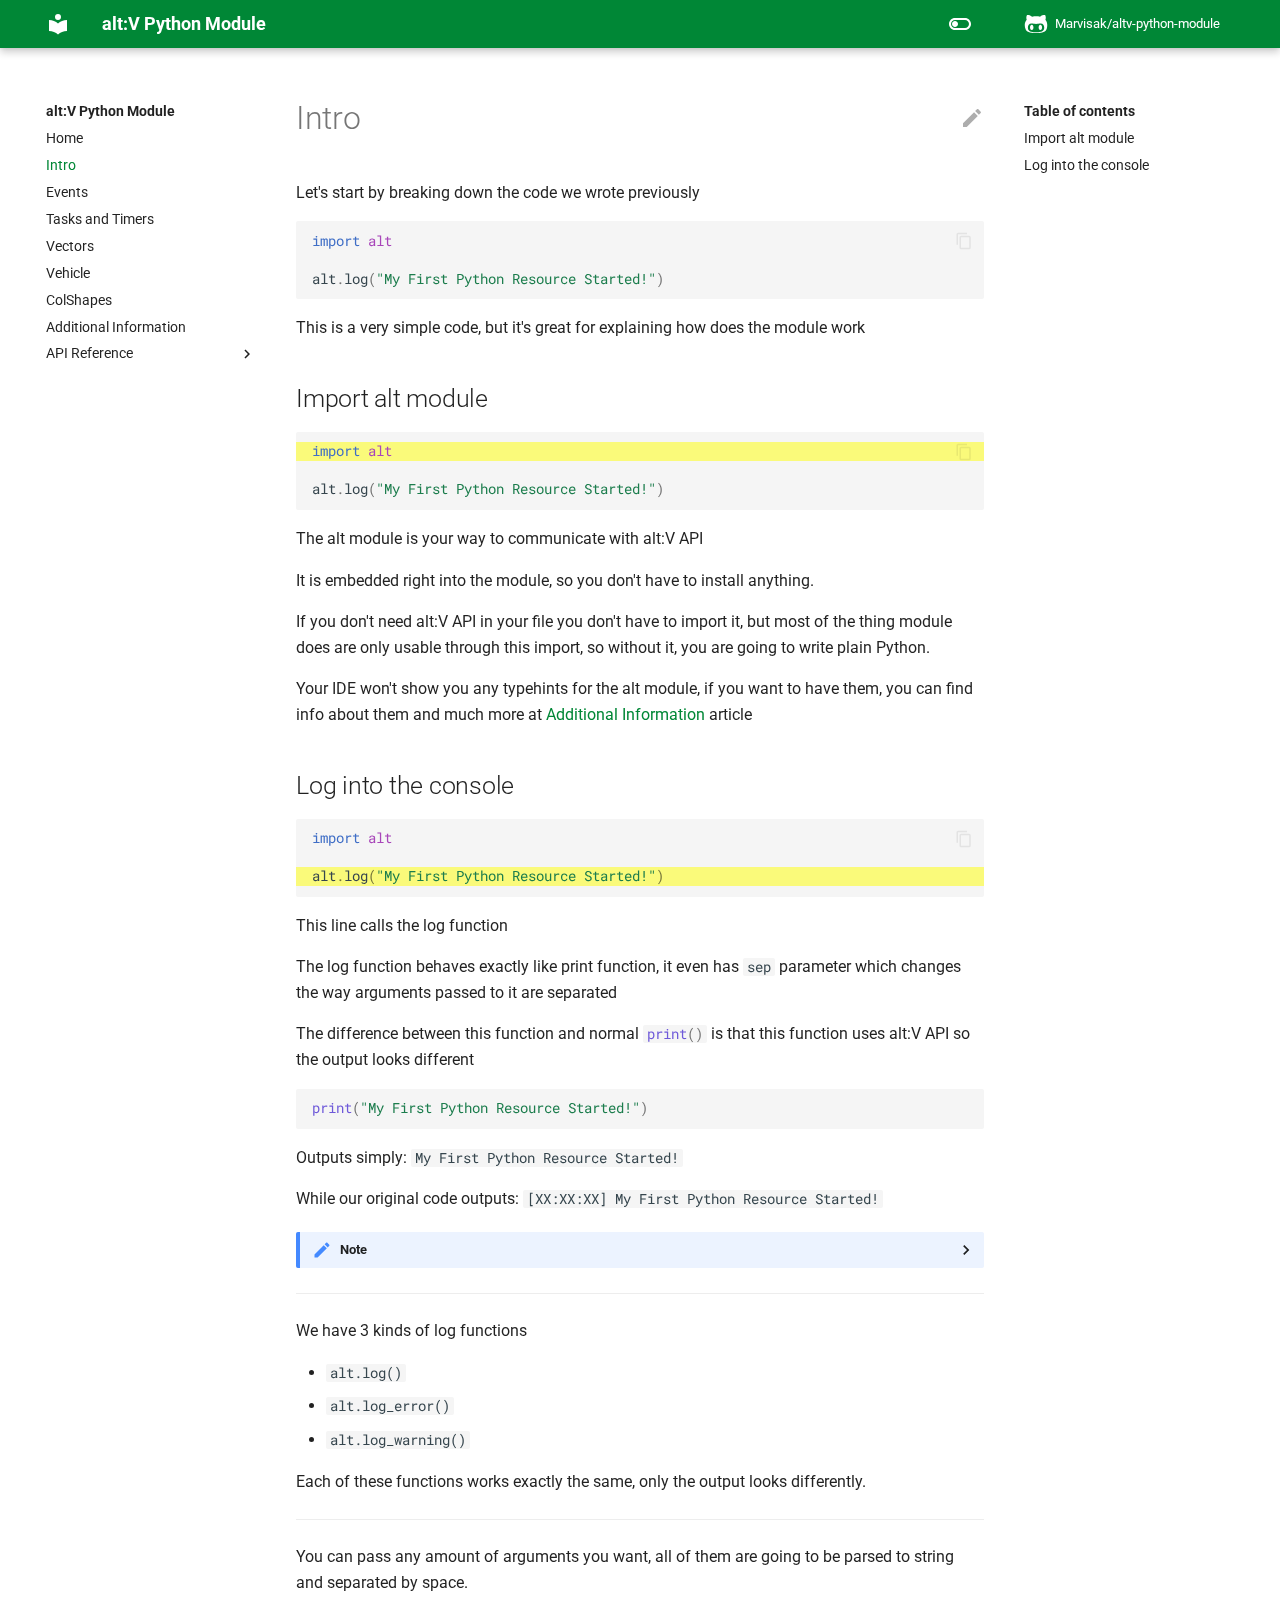
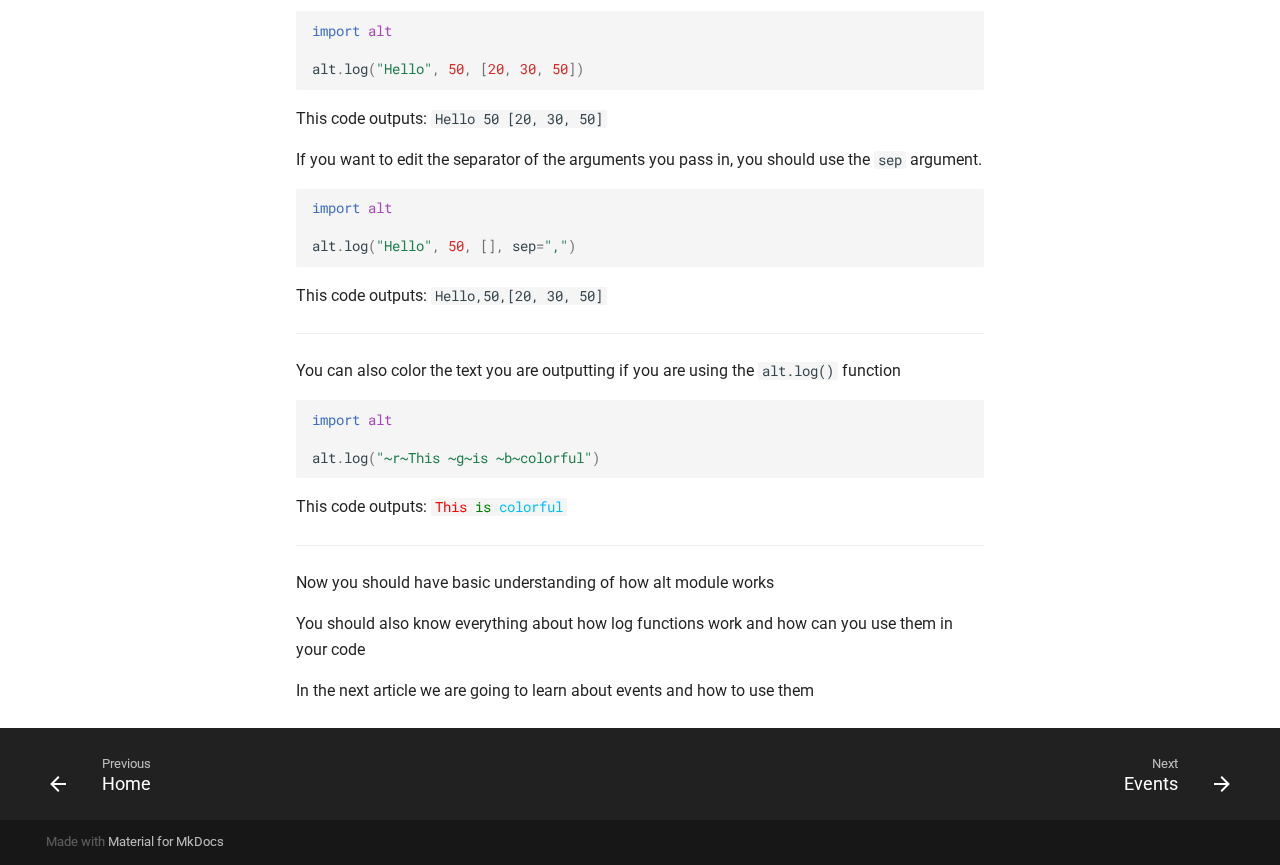
<file: intro/index.html>
<!doctype html>
<html lang="en" class="no-js">
  <head>
    
      <meta charset="utf-8">
      <meta name="viewport" content="width=device-width,initial-scale=1">
      
      
      
      <link rel="icon" href="../assets/images/favicon.png">
      <meta name="generator" content="mkdocs-1.3.0, mkdocs-material-8.3.8">
    
    
      
        <title>Intro - alt:V Python Module</title>
      
    
    
      <link rel="stylesheet" href="../assets/stylesheets/main.1d29e8d0.min.css">
      
        
        <link rel="stylesheet" href="../assets/stylesheets/palette.cbb835fc.min.css">
        
      
      
    
    
    
      
        
        
        <link rel="preconnect" href="https://fonts.gstatic.com" crossorigin>
        <link rel="stylesheet" href="https://fonts.googleapis.com/css?family=Roboto:300,300i,400,400i,700,700i%7CRoboto+Mono:400,400i,700,700i&display=fallback">
        <style>:root{--md-text-font:"Roboto";--md-code-font:"Roboto Mono"}</style>
      
    
    
      <link rel="stylesheet" href="../assets/_mkdocstrings.css">
    
      <link rel="stylesheet" href="../stylesheets/extra.css">
    
    <script>__md_scope=new URL("..",location),__md_get=(e,_=localStorage,t=__md_scope)=>JSON.parse(_.getItem(t.pathname+"."+e)),__md_set=(e,_,t=localStorage,a=__md_scope)=>{try{t.setItem(a.pathname+"."+e,JSON.stringify(_))}catch(e){}}</script>
    
      

    
    
  </head>
  
  
    
    
      
    
    
    
    
    <body dir="ltr" data-md-color-scheme="default" data-md-color-primary="" data-md-color-accent="">
  
    
    
      <script>var palette=__md_get("__palette");if(palette&&"object"==typeof palette.color)for(var key of Object.keys(palette.color))document.body.setAttribute("data-md-color-"+key,palette.color[key])</script>
    
    <input class="md-toggle" data-md-toggle="drawer" type="checkbox" id="__drawer" autocomplete="off">
    <input class="md-toggle" data-md-toggle="search" type="checkbox" id="__search" autocomplete="off">
    <label class="md-overlay" for="__drawer"></label>
    <div data-md-component="skip">
      
        
        <a href="#intro" class="md-skip">
          Skip to content
        </a>
      
    </div>
    <div data-md-component="announce">
      
    </div>
    
    
      

<header class="md-header" data-md-component="header">
  <nav class="md-header__inner md-grid" aria-label="Header">
    <a href=".." title="alt:V Python Module" class="md-header__button md-logo" aria-label="alt:V Python Module" data-md-component="logo">
      
  
  <svg xmlns="http://www.w3.org/2000/svg" viewBox="0 0 24 24"><path d="M12 8a3 3 0 0 0 3-3 3 3 0 0 0-3-3 3 3 0 0 0-3 3 3 3 0 0 0 3 3m0 3.54C9.64 9.35 6.5 8 3 8v11c3.5 0 6.64 1.35 9 3.54 2.36-2.19 5.5-3.54 9-3.54V8c-3.5 0-6.64 1.35-9 3.54Z"/></svg>

    </a>
    <label class="md-header__button md-icon" for="__drawer">
      <svg xmlns="http://www.w3.org/2000/svg" viewBox="0 0 24 24"><path d="M3 6h18v2H3V6m0 5h18v2H3v-2m0 5h18v2H3v-2Z"/></svg>
    </label>
    <div class="md-header__title" data-md-component="header-title">
      <div class="md-header__ellipsis">
        <div class="md-header__topic">
          <span class="md-ellipsis">
            alt:V Python Module
          </span>
        </div>
        <div class="md-header__topic" data-md-component="header-topic">
          <span class="md-ellipsis">
            
              Intro
            
          </span>
        </div>
      </div>
    </div>
    
      <form class="md-header__option" data-md-component="palette">
        
          
          
          <input class="md-option" data-md-color-media="(prefers-color-scheme: light)" data-md-color-scheme="default" data-md-color-primary="" data-md-color-accent=""  aria-label="Switch to dark mode"  type="radio" name="__palette" id="__palette_1">
          
            <label class="md-header__button md-icon" title="Switch to dark mode" for="__palette_2" hidden>
              <svg xmlns="http://www.w3.org/2000/svg" viewBox="0 0 24 24"><path d="M17 6H7c-3.31 0-6 2.69-6 6s2.69 6 6 6h10c3.31 0 6-2.69 6-6s-2.69-6-6-6zm0 10H7c-2.21 0-4-1.79-4-4s1.79-4 4-4h10c2.21 0 4 1.79 4 4s-1.79 4-4 4zM7 9c-1.66 0-3 1.34-3 3s1.34 3 3 3 3-1.34 3-3-1.34-3-3-3z"/></svg>
            </label>
          
        
          
          
          <input class="md-option" data-md-color-media="(prefers-color-scheme: dark)" data-md-color-scheme="slate" data-md-color-primary="" data-md-color-accent=""  aria-label="Switch to light mode"  type="radio" name="__palette" id="__palette_2">
          
            <label class="md-header__button md-icon" title="Switch to light mode" for="__palette_1" hidden>
              <svg xmlns="http://www.w3.org/2000/svg" viewBox="0 0 24 24"><path d="M17 7H7a5 5 0 0 0-5 5 5 5 0 0 0 5 5h10a5 5 0 0 0 5-5 5 5 0 0 0-5-5m0 8a3 3 0 0 1-3-3 3 3 0 0 1 3-3 3 3 0 0 1 3 3 3 3 0 0 1-3 3Z"/></svg>
            </label>
          
        
      </form>
    
    
    
    
      <div class="md-header__source">
        <a href="https://github.com/Marvisak/altv-python-module" title="Go to repository" class="md-source" data-md-component="source">
  <div class="md-source__icon md-icon">
    
    <svg xmlns="http://www.w3.org/2000/svg" viewBox="0 0 480 512"><!--! Font Awesome Free 6.1.1 by @fontawesome - https://fontawesome.com License - https://fontawesome.com/license/free (Icons: CC BY 4.0, Fonts: SIL OFL 1.1, Code: MIT License) Copyright 2022 Fonticons, Inc.--><path d="M186.1 328.7c0 20.9-10.9 55.1-36.7 55.1s-36.7-34.2-36.7-55.1 10.9-55.1 36.7-55.1 36.7 34.2 36.7 55.1zM480 278.2c0 31.9-3.2 65.7-17.5 95-37.9 76.6-142.1 74.8-216.7 74.8-75.8 0-186.2 2.7-225.6-74.8-14.6-29-20.2-63.1-20.2-95 0-41.9 13.9-81.5 41.5-113.6-5.2-15.8-7.7-32.4-7.7-48.8 0-21.5 4.9-32.3 14.6-51.8 45.3 0 74.3 9 108.8 36 29-6.9 58.8-10 88.7-10 27 0 54.2 2.9 80.4 9.2 34-26.7 63-35.2 107.8-35.2 9.8 19.5 14.6 30.3 14.6 51.8 0 16.4-2.6 32.7-7.7 48.2 27.5 32.4 39 72.3 39 114.2zm-64.3 50.5c0-43.9-26.7-82.6-73.5-82.6-18.9 0-37 3.4-56 6-14.9 2.3-29.8 3.2-45.1 3.2-15.2 0-30.1-.9-45.1-3.2-18.7-2.6-37-6-56-6-46.8 0-73.5 38.7-73.5 82.6 0 87.8 80.4 101.3 150.4 101.3h48.2c70.3 0 150.6-13.4 150.6-101.3zm-82.6-55.1c-25.8 0-36.7 34.2-36.7 55.1s10.9 55.1 36.7 55.1 36.7-34.2 36.7-55.1-10.9-55.1-36.7-55.1z"/></svg>
  </div>
  <div class="md-source__repository">
    Marvisak/altv-python-module
  </div>
</a>
      </div>
    
  </nav>
  
</header>
    
    <div class="md-container" data-md-component="container">
      
      
        
          
        
      
      <main class="md-main" data-md-component="main">
        <div class="md-main__inner md-grid">
          
            
              
              <div class="md-sidebar md-sidebar--primary" data-md-component="sidebar" data-md-type="navigation" >
                <div class="md-sidebar__scrollwrap">
                  <div class="md-sidebar__inner">
                    


<nav class="md-nav md-nav--primary" aria-label="Navigation" data-md-level="0">
  <label class="md-nav__title" for="__drawer">
    <a href=".." title="alt:V Python Module" class="md-nav__button md-logo" aria-label="alt:V Python Module" data-md-component="logo">
      
  
  <svg xmlns="http://www.w3.org/2000/svg" viewBox="0 0 24 24"><path d="M12 8a3 3 0 0 0 3-3 3 3 0 0 0-3-3 3 3 0 0 0-3 3 3 3 0 0 0 3 3m0 3.54C9.64 9.35 6.5 8 3 8v11c3.5 0 6.64 1.35 9 3.54 2.36-2.19 5.5-3.54 9-3.54V8c-3.5 0-6.64 1.35-9 3.54Z"/></svg>

    </a>
    alt:V Python Module
  </label>
  
    <div class="md-nav__source">
      <a href="https://github.com/Marvisak/altv-python-module" title="Go to repository" class="md-source" data-md-component="source">
  <div class="md-source__icon md-icon">
    
    <svg xmlns="http://www.w3.org/2000/svg" viewBox="0 0 480 512"><!--! Font Awesome Free 6.1.1 by @fontawesome - https://fontawesome.com License - https://fontawesome.com/license/free (Icons: CC BY 4.0, Fonts: SIL OFL 1.1, Code: MIT License) Copyright 2022 Fonticons, Inc.--><path d="M186.1 328.7c0 20.9-10.9 55.1-36.7 55.1s-36.7-34.2-36.7-55.1 10.9-55.1 36.7-55.1 36.7 34.2 36.7 55.1zM480 278.2c0 31.9-3.2 65.7-17.5 95-37.9 76.6-142.1 74.8-216.7 74.8-75.8 0-186.2 2.7-225.6-74.8-14.6-29-20.2-63.1-20.2-95 0-41.9 13.9-81.5 41.5-113.6-5.2-15.8-7.7-32.4-7.7-48.8 0-21.5 4.9-32.3 14.6-51.8 45.3 0 74.3 9 108.8 36 29-6.9 58.8-10 88.7-10 27 0 54.2 2.9 80.4 9.2 34-26.7 63-35.2 107.8-35.2 9.8 19.5 14.6 30.3 14.6 51.8 0 16.4-2.6 32.7-7.7 48.2 27.5 32.4 39 72.3 39 114.2zm-64.3 50.5c0-43.9-26.7-82.6-73.5-82.6-18.9 0-37 3.4-56 6-14.9 2.3-29.8 3.2-45.1 3.2-15.2 0-30.1-.9-45.1-3.2-18.7-2.6-37-6-56-6-46.8 0-73.5 38.7-73.5 82.6 0 87.8 80.4 101.3 150.4 101.3h48.2c70.3 0 150.6-13.4 150.6-101.3zm-82.6-55.1c-25.8 0-36.7 34.2-36.7 55.1s10.9 55.1 36.7 55.1 36.7-34.2 36.7-55.1-10.9-55.1-36.7-55.1z"/></svg>
  </div>
  <div class="md-source__repository">
    Marvisak/altv-python-module
  </div>
</a>
    </div>
  
  <ul class="md-nav__list" data-md-scrollfix>
    
      
      
      

  
  
  
    <li class="md-nav__item">
      <a href=".." class="md-nav__link">
        Home
      </a>
    </li>
  

    
      
      
      

  
  
    
  
  
    <li class="md-nav__item md-nav__item--active">
      
      <input class="md-nav__toggle md-toggle" data-md-toggle="toc" type="checkbox" id="__toc">
      
      
        
      
      
        <label class="md-nav__link md-nav__link--active" for="__toc">
          Intro
          <span class="md-nav__icon md-icon"></span>
        </label>
      
      <a href="./" class="md-nav__link md-nav__link--active">
        Intro
      </a>
      
        

<nav class="md-nav md-nav--secondary" aria-label="Table of contents">
  
  
  
    
  
  
    <label class="md-nav__title" for="__toc">
      <span class="md-nav__icon md-icon"></span>
      Table of contents
    </label>
    <ul class="md-nav__list" data-md-component="toc" data-md-scrollfix>
      
        <li class="md-nav__item">
  <a href="#import-alt-module" class="md-nav__link">
    Import alt module
  </a>
  
</li>
      
        <li class="md-nav__item">
  <a href="#log-into-the-console" class="md-nav__link">
    Log into the console
  </a>
  
</li>
      
    </ul>
  
</nav>
      
    </li>
  

    
      
      
      

  
  
  
    <li class="md-nav__item">
      <a href="../events/" class="md-nav__link">
        Events
      </a>
    </li>
  

    
      
      
      

  
  
  
    <li class="md-nav__item">
      <a href="../tasks/" class="md-nav__link">
        Tasks and Timers
      </a>
    </li>
  

    
      
      
      

  
  
  
    <li class="md-nav__item">
      <a href="../vectors/" class="md-nav__link">
        Vectors
      </a>
    </li>
  

    
      
      
      

  
  
  
    <li class="md-nav__item">
      <a href="../vehicle/" class="md-nav__link">
        Vehicle
      </a>
    </li>
  

    
      
      
      

  
  
  
    <li class="md-nav__item">
      <a href="../colshapes/" class="md-nav__link">
        ColShapes
      </a>
    </li>
  

    
      
      
      

  
  
  
    <li class="md-nav__item">
      <a href="../additional-information/" class="md-nav__link">
        Additional Information
      </a>
    </li>
  

    
      
      
      

  
  
  
    
    <li class="md-nav__item md-nav__item--nested">
      
      
        <input class="md-nav__toggle md-toggle" data-md-toggle="__nav_9" type="checkbox" id="__nav_9" >
      
      
      
      
        <label class="md-nav__link" for="__nav_9">
          API Reference
          <span class="md-nav__icon md-icon"></span>
        </label>
      
      <nav class="md-nav" aria-label="API Reference" data-md-level="1">
        <label class="md-nav__title" for="__nav_9">
          <span class="md-nav__icon md-icon"></span>
          API Reference
        </label>
        <ul class="md-nav__list" data-md-scrollfix>
          
            
              
  
  
  
    <li class="md-nav__item">
      <a href="../api-reference/events/" class="md-nav__link">
        Events
      </a>
    </li>
  

            
          
            
              
  
  
  
    <li class="md-nav__item">
      <a href="../api-reference/api/" class="md-nav__link">
        API
      </a>
    </li>
  

            
          
        </ul>
      </nav>
    </li>
  

    
  </ul>
</nav>
                  </div>
                </div>
              </div>
            
            
              
              <div class="md-sidebar md-sidebar--secondary" data-md-component="sidebar" data-md-type="toc" >
                <div class="md-sidebar__scrollwrap">
                  <div class="md-sidebar__inner">
                    

<nav class="md-nav md-nav--secondary" aria-label="Table of contents">
  
  
  
    
  
  
    <label class="md-nav__title" for="__toc">
      <span class="md-nav__icon md-icon"></span>
      Table of contents
    </label>
    <ul class="md-nav__list" data-md-component="toc" data-md-scrollfix>
      
        <li class="md-nav__item">
  <a href="#import-alt-module" class="md-nav__link">
    Import alt module
  </a>
  
</li>
      
        <li class="md-nav__item">
  <a href="#log-into-the-console" class="md-nav__link">
    Log into the console
  </a>
  
</li>
      
    </ul>
  
</nav>
                  </div>
                </div>
              </div>
            
          
          <div class="md-content" data-md-component="content">
            <article class="md-content__inner md-typeset">
              
                
  <a href="https://github.com/Marvisak/altv-python-module/edit/dev/docs/articles/intro.md" title="Edit this page" class="md-content__button md-icon">
    <svg xmlns="http://www.w3.org/2000/svg" viewBox="0 0 24 24"><path d="M20.71 7.04c.39-.39.39-1.04 0-1.41l-2.34-2.34c-.37-.39-1.02-.39-1.41 0l-1.84 1.83 3.75 3.75M3 17.25V21h3.75L17.81 9.93l-3.75-3.75L3 17.25Z"/></svg>
  </a>



<h1 id="intro">Intro</h1>
<p>Let's start by breaking down the code we wrote previously</p>
<div class="highlight"><pre><span></span><code><span class="kn">import</span> <span class="nn">alt</span>

<span class="n">alt</span><span class="o">.</span><span class="n">log</span><span class="p">(</span><span class="s2">&quot;My First Python Resource Started!&quot;</span><span class="p">)</span>
</code></pre></div>
<p>This is a very simple code, but it's great for explaining how does the module work</p>
<h2 id="import-alt-module">Import alt module</h2>
<div class="highlight"><pre><span></span><code><span class="hll"><span class="kn">import</span> <span class="nn">alt</span>
</span>
<span class="n">alt</span><span class="o">.</span><span class="n">log</span><span class="p">(</span><span class="s2">&quot;My First Python Resource Started!&quot;</span><span class="p">)</span>
</code></pre></div>
<p>The alt module is your way to communicate with alt:V API</p>
<p>It is embedded right into the module, so you don't have to install anything.</p>
<p>If you don't need alt:V API in your file you don't have to import it, but most of the thing module does are only usable through this import, so without it, you are going to write plain Python.</p>
<p>Your IDE won't show you any typehints for the alt module, if you want to have them, you can find info about them and much more at <a href="../additional-information/">Additional Information</a> article</p>
<h2 id="log-into-the-console">Log into the console</h2>
<div class="highlight"><pre><span></span><code><span class="kn">import</span> <span class="nn">alt</span>

<span class="hll"><span class="n">alt</span><span class="o">.</span><span class="n">log</span><span class="p">(</span><span class="s2">&quot;My First Python Resource Started!&quot;</span><span class="p">)</span>
</span></code></pre></div>
<p>This line calls the log function</p>
<p>The log function behaves exactly like print function, it even has <code>sep</code> parameter which changes the way arguments passed to it are separated</p>
<p>The difference between this function and normal <code class="highlight"><span class="nb">print</span><span class="p">()</span></code> is that this function uses alt:V API so the output looks different</p>
<div class="highlight"><pre><span></span><code><span class="nb">print</span><span class="p">(</span><span class="s2">&quot;My First Python Resource Started!&quot;</span><span class="p">)</span>
</code></pre></div>
<p>Outputs simply: <code>My First Python Resource Started!</code></p>
<p>While our original code outputs: <code>[XX:XX:XX] My First Python Resource Started!</code></p>
<details class="note">
<summary>Note</summary>
<p>In the rest of articles when we will use this function, the timestamp is going to be removed</p>
</details>
<hr />
<p>We have 3 kinds of log functions</p>
<ul>
<li><code>alt.log()</code></li>
<li><code>alt.log_error()</code></li>
<li><code>alt.log_warning()</code></li>
</ul>
<p>Each of these functions works exactly the same, only the output looks differently.</p>
<hr />
<p>You can pass any amount of arguments you want, all of them are going to be parsed to string and separated by space.</p>
<div class="highlight"><pre><span></span><code><span class="kn">import</span> <span class="nn">alt</span>

<span class="n">alt</span><span class="o">.</span><span class="n">log</span><span class="p">(</span><span class="s2">&quot;Hello&quot;</span><span class="p">,</span> <span class="mi">50</span><span class="p">,</span> <span class="p">[</span><span class="mi">20</span><span class="p">,</span> <span class="mi">30</span><span class="p">,</span> <span class="mi">50</span><span class="p">])</span>
</code></pre></div>
<p>This code outputs: <code>Hello 50 [20, 30, 50]</code></p>
<p>If you want to edit the separator of the arguments you pass in, you should use the <code>sep</code> argument.</p>
<div class="highlight"><pre><span></span><code><span class="kn">import</span> <span class="nn">alt</span>

<span class="n">alt</span><span class="o">.</span><span class="n">log</span><span class="p">(</span><span class="s2">&quot;Hello&quot;</span><span class="p">,</span> <span class="mi">50</span><span class="p">,</span> <span class="p">[],</span> <span class="n">sep</span><span class="o">=</span><span class="s2">&quot;,&quot;</span><span class="p">)</span>
</code></pre></div>
<p>This code outputs: <code>Hello,50,[20, 30, 50]</code></p>
<hr />
<p>You can also color the text you are outputting if you are using the <code>alt.log()</code> function</p>
<div class="highlight"><pre><span></span><code><span class="kn">import</span> <span class="nn">alt</span>

<span class="n">alt</span><span class="o">.</span><span class="n">log</span><span class="p">(</span><span class="s2">&quot;~r~This ~g~is ~b~colorful&quot;</span><span class="p">)</span>
</code></pre></div>
<p>This code outputs: <code><span style="color: red">This</span> <span style="color: green">is</span> <span style="color: deepskyblue">colorful</span></code></p>
<hr />
<p>Now you should have basic understanding of how alt module works</p>
<p>You should also know everything about how log functions work and how can you use them in your code</p>
<p>In the next article we are going to learn about events and how to use them</p>

              
            </article>
            
          </div>
        </div>
        
      </main>
      
        <footer class="md-footer">
  
    
    <nav class="md-footer__inner md-grid" aria-label="Footer" >
      
        
        <a href=".." class="md-footer__link md-footer__link--prev" aria-label="Previous: Home" rel="prev">
          <div class="md-footer__button md-icon">
            <svg xmlns="http://www.w3.org/2000/svg" viewBox="0 0 24 24"><path d="M20 11v2H8l5.5 5.5-1.42 1.42L4.16 12l7.92-7.92L13.5 5.5 8 11h12Z"/></svg>
          </div>
          <div class="md-footer__title">
            <div class="md-ellipsis">
              <span class="md-footer__direction">
                Previous
              </span>
              Home
            </div>
          </div>
        </a>
      
      
        
        <a href="../events/" class="md-footer__link md-footer__link--next" aria-label="Next: Events" rel="next">
          <div class="md-footer__title">
            <div class="md-ellipsis">
              <span class="md-footer__direction">
                Next
              </span>
              Events
            </div>
          </div>
          <div class="md-footer__button md-icon">
            <svg xmlns="http://www.w3.org/2000/svg" viewBox="0 0 24 24"><path d="M4 11v2h12l-5.5 5.5 1.42 1.42L19.84 12l-7.92-7.92L10.5 5.5 16 11H4Z"/></svg>
          </div>
        </a>
      
    </nav>
  
  <div class="md-footer-meta md-typeset">
    <div class="md-footer-meta__inner md-grid">
      <div class="md-copyright">
  
  
    Made with
    <a href="https://squidfunk.github.io/mkdocs-material/" target="_blank" rel="noopener">
      Material for MkDocs
    </a>
  
</div>
      
    </div>
  </div>
</footer>
      
    </div>
    <div class="md-dialog" data-md-component="dialog">
      <div class="md-dialog__inner md-typeset"></div>
    </div>
    <script id="__config" type="application/json">{"base": "..", "features": [], "search": "../assets/javascripts/workers/search.b97dbffb.min.js", "translations": {"clipboard.copied": "Copied to clipboard", "clipboard.copy": "Copy to clipboard", "search.config.lang": "en", "search.config.pipeline": "trimmer, stopWordFilter", "search.config.separator": "[\\s\\-]+", "search.placeholder": "Search", "search.result.more.one": "1 more on this page", "search.result.more.other": "# more on this page", "search.result.none": "No matching documents", "search.result.one": "1 matching document", "search.result.other": "# matching documents", "search.result.placeholder": "Type to start searching", "search.result.term.missing": "Missing", "select.version.title": "Select version"}}</script>
    
    
      <script src="../assets/javascripts/bundle.0238f547.min.js"></script>
      
    
  </body>
</html>
</file>
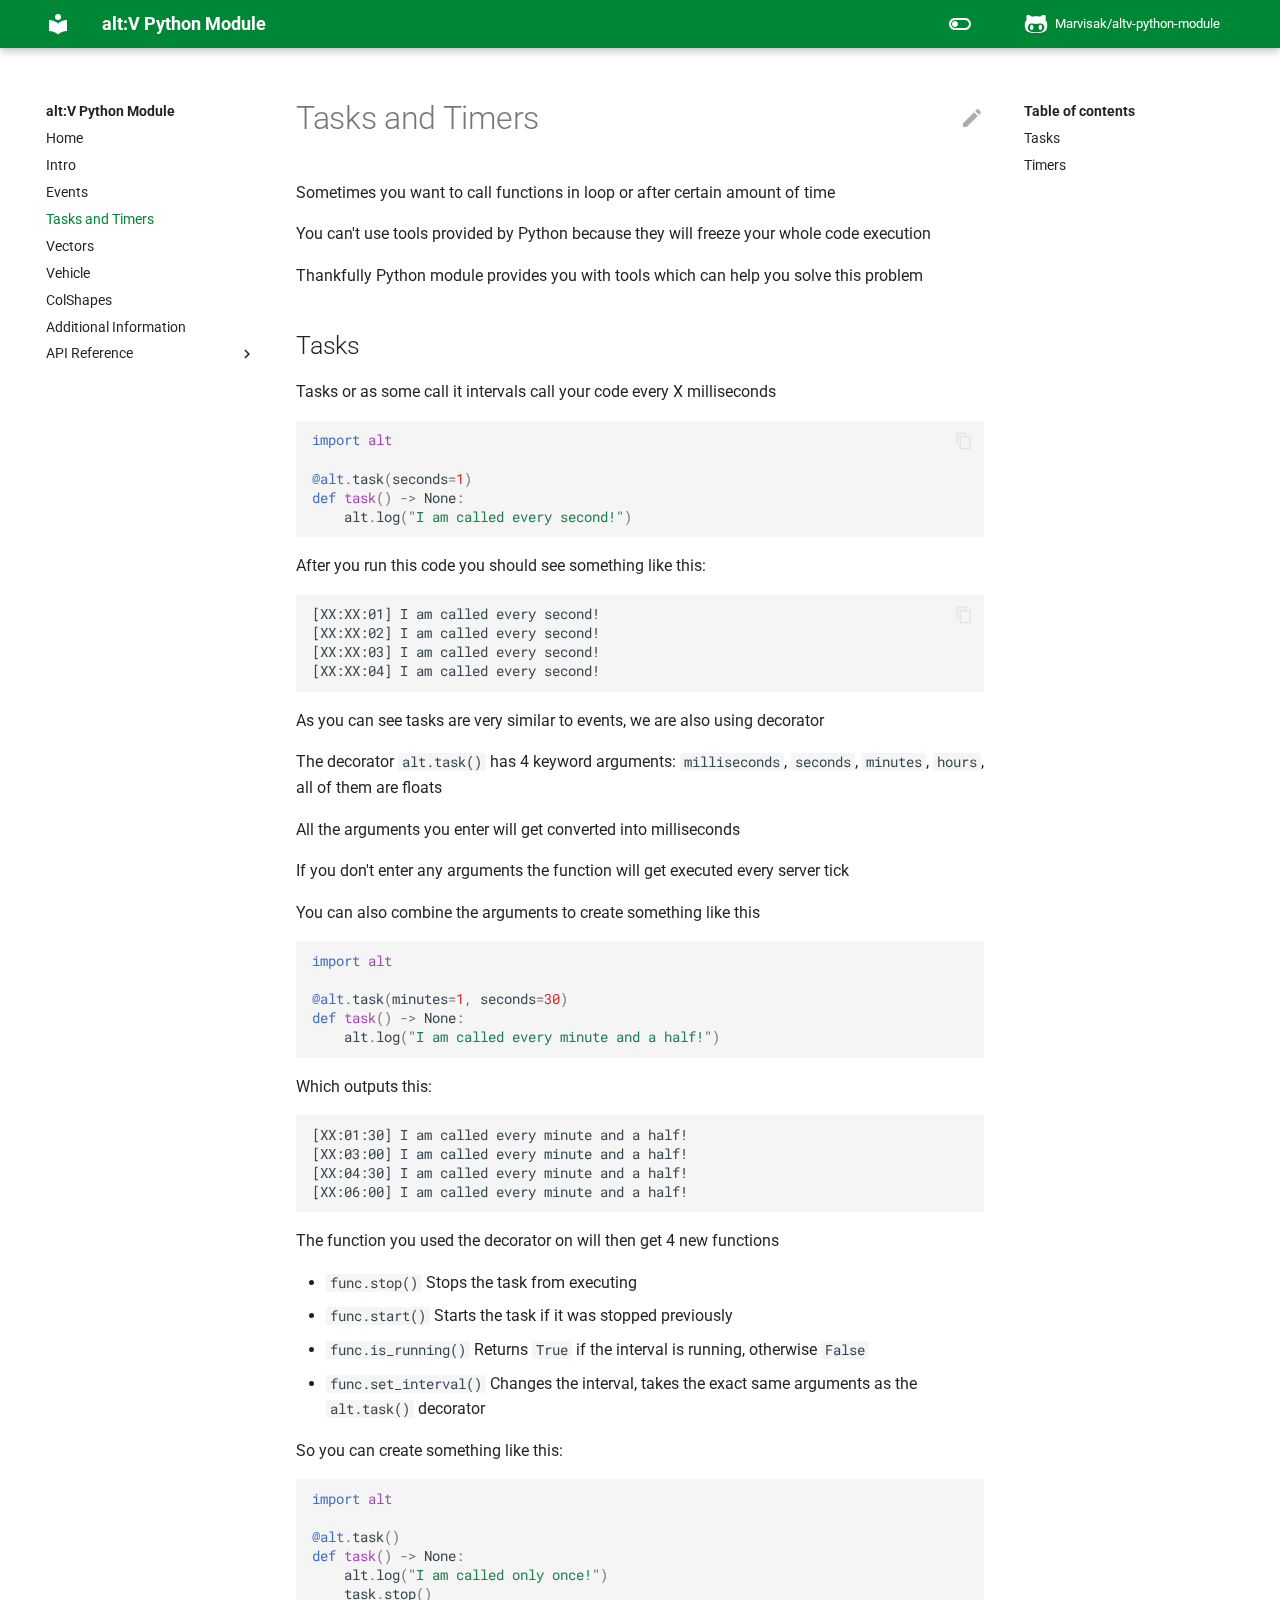
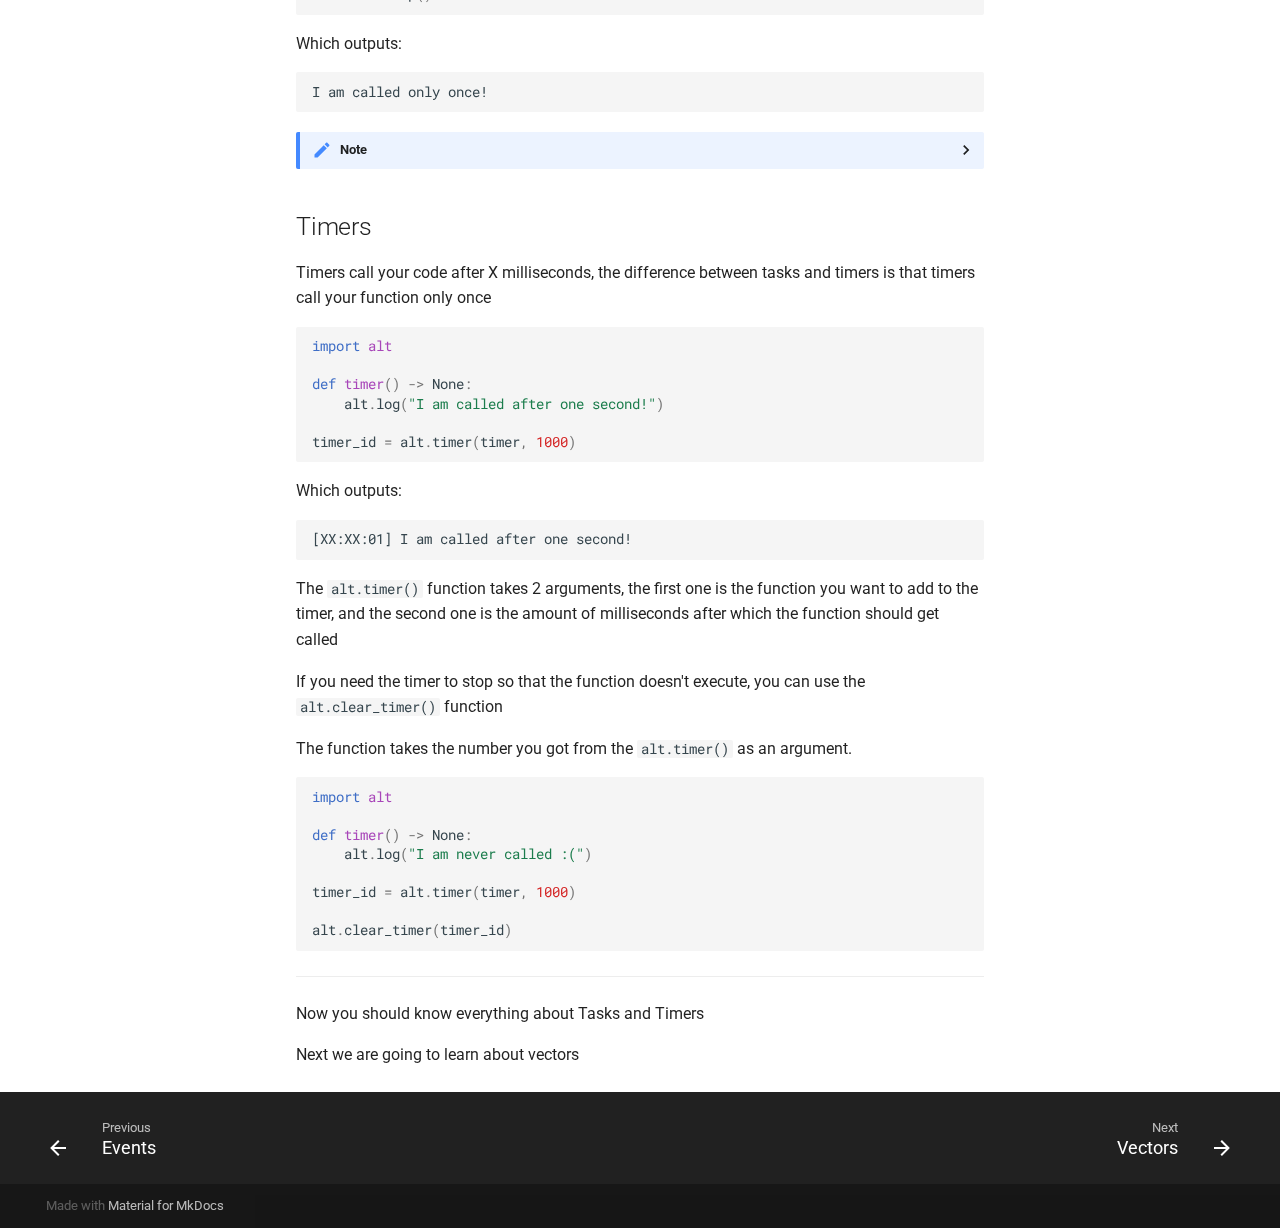
<file: tasks/index.html>
<!doctype html>
<html lang="en" class="no-js">
  <head>
    
      <meta charset="utf-8">
      <meta name="viewport" content="width=device-width,initial-scale=1">
      
      
      
      <link rel="icon" href="../assets/images/favicon.png">
      <meta name="generator" content="mkdocs-1.3.0, mkdocs-material-8.3.8">
    
    
      
        <title>Tasks and Timers - alt:V Python Module</title>
      
    
    
      <link rel="stylesheet" href="../assets/stylesheets/main.1d29e8d0.min.css">
      
        
        <link rel="stylesheet" href="../assets/stylesheets/palette.cbb835fc.min.css">
        
      
      
    
    
    
      
        
        
        <link rel="preconnect" href="https://fonts.gstatic.com" crossorigin>
        <link rel="stylesheet" href="https://fonts.googleapis.com/css?family=Roboto:300,300i,400,400i,700,700i%7CRoboto+Mono:400,400i,700,700i&display=fallback">
        <style>:root{--md-text-font:"Roboto";--md-code-font:"Roboto Mono"}</style>
      
    
    
      <link rel="stylesheet" href="../assets/_mkdocstrings.css">
    
      <link rel="stylesheet" href="../stylesheets/extra.css">
    
    <script>__md_scope=new URL("..",location),__md_get=(e,_=localStorage,t=__md_scope)=>JSON.parse(_.getItem(t.pathname+"."+e)),__md_set=(e,_,t=localStorage,a=__md_scope)=>{try{t.setItem(a.pathname+"."+e,JSON.stringify(_))}catch(e){}}</script>
    
      

    
    
  </head>
  
  
    
    
      
    
    
    
    
    <body dir="ltr" data-md-color-scheme="default" data-md-color-primary="" data-md-color-accent="">
  
    
    
      <script>var palette=__md_get("__palette");if(palette&&"object"==typeof palette.color)for(var key of Object.keys(palette.color))document.body.setAttribute("data-md-color-"+key,palette.color[key])</script>
    
    <input class="md-toggle" data-md-toggle="drawer" type="checkbox" id="__drawer" autocomplete="off">
    <input class="md-toggle" data-md-toggle="search" type="checkbox" id="__search" autocomplete="off">
    <label class="md-overlay" for="__drawer"></label>
    <div data-md-component="skip">
      
        
        <a href="#tasks-and-timers" class="md-skip">
          Skip to content
        </a>
      
    </div>
    <div data-md-component="announce">
      
    </div>
    
    
      

<header class="md-header" data-md-component="header">
  <nav class="md-header__inner md-grid" aria-label="Header">
    <a href=".." title="alt:V Python Module" class="md-header__button md-logo" aria-label="alt:V Python Module" data-md-component="logo">
      
  
  <svg xmlns="http://www.w3.org/2000/svg" viewBox="0 0 24 24"><path d="M12 8a3 3 0 0 0 3-3 3 3 0 0 0-3-3 3 3 0 0 0-3 3 3 3 0 0 0 3 3m0 3.54C9.64 9.35 6.5 8 3 8v11c3.5 0 6.64 1.35 9 3.54 2.36-2.19 5.5-3.54 9-3.54V8c-3.5 0-6.64 1.35-9 3.54Z"/></svg>

    </a>
    <label class="md-header__button md-icon" for="__drawer">
      <svg xmlns="http://www.w3.org/2000/svg" viewBox="0 0 24 24"><path d="M3 6h18v2H3V6m0 5h18v2H3v-2m0 5h18v2H3v-2Z"/></svg>
    </label>
    <div class="md-header__title" data-md-component="header-title">
      <div class="md-header__ellipsis">
        <div class="md-header__topic">
          <span class="md-ellipsis">
            alt:V Python Module
          </span>
        </div>
        <div class="md-header__topic" data-md-component="header-topic">
          <span class="md-ellipsis">
            
              Tasks and Timers
            
          </span>
        </div>
      </div>
    </div>
    
      <form class="md-header__option" data-md-component="palette">
        
          
          
          <input class="md-option" data-md-color-media="(prefers-color-scheme: light)" data-md-color-scheme="default" data-md-color-primary="" data-md-color-accent=""  aria-label="Switch to dark mode"  type="radio" name="__palette" id="__palette_1">
          
            <label class="md-header__button md-icon" title="Switch to dark mode" for="__palette_2" hidden>
              <svg xmlns="http://www.w3.org/2000/svg" viewBox="0 0 24 24"><path d="M17 6H7c-3.31 0-6 2.69-6 6s2.69 6 6 6h10c3.31 0 6-2.69 6-6s-2.69-6-6-6zm0 10H7c-2.21 0-4-1.79-4-4s1.79-4 4-4h10c2.21 0 4 1.79 4 4s-1.79 4-4 4zM7 9c-1.66 0-3 1.34-3 3s1.34 3 3 3 3-1.34 3-3-1.34-3-3-3z"/></svg>
            </label>
          
        
          
          
          <input class="md-option" data-md-color-media="(prefers-color-scheme: dark)" data-md-color-scheme="slate" data-md-color-primary="" data-md-color-accent=""  aria-label="Switch to light mode"  type="radio" name="__palette" id="__palette_2">
          
            <label class="md-header__button md-icon" title="Switch to light mode" for="__palette_1" hidden>
              <svg xmlns="http://www.w3.org/2000/svg" viewBox="0 0 24 24"><path d="M17 7H7a5 5 0 0 0-5 5 5 5 0 0 0 5 5h10a5 5 0 0 0 5-5 5 5 0 0 0-5-5m0 8a3 3 0 0 1-3-3 3 3 0 0 1 3-3 3 3 0 0 1 3 3 3 3 0 0 1-3 3Z"/></svg>
            </label>
          
        
      </form>
    
    
    
    
      <div class="md-header__source">
        <a href="https://github.com/Marvisak/altv-python-module" title="Go to repository" class="md-source" data-md-component="source">
  <div class="md-source__icon md-icon">
    
    <svg xmlns="http://www.w3.org/2000/svg" viewBox="0 0 480 512"><!--! Font Awesome Free 6.1.1 by @fontawesome - https://fontawesome.com License - https://fontawesome.com/license/free (Icons: CC BY 4.0, Fonts: SIL OFL 1.1, Code: MIT License) Copyright 2022 Fonticons, Inc.--><path d="M186.1 328.7c0 20.9-10.9 55.1-36.7 55.1s-36.7-34.2-36.7-55.1 10.9-55.1 36.7-55.1 36.7 34.2 36.7 55.1zM480 278.2c0 31.9-3.2 65.7-17.5 95-37.9 76.6-142.1 74.8-216.7 74.8-75.8 0-186.2 2.7-225.6-74.8-14.6-29-20.2-63.1-20.2-95 0-41.9 13.9-81.5 41.5-113.6-5.2-15.8-7.7-32.4-7.7-48.8 0-21.5 4.9-32.3 14.6-51.8 45.3 0 74.3 9 108.8 36 29-6.9 58.8-10 88.7-10 27 0 54.2 2.9 80.4 9.2 34-26.7 63-35.2 107.8-35.2 9.8 19.5 14.6 30.3 14.6 51.8 0 16.4-2.6 32.7-7.7 48.2 27.5 32.4 39 72.3 39 114.2zm-64.3 50.5c0-43.9-26.7-82.6-73.5-82.6-18.9 0-37 3.4-56 6-14.9 2.3-29.8 3.2-45.1 3.2-15.2 0-30.1-.9-45.1-3.2-18.7-2.6-37-6-56-6-46.8 0-73.5 38.7-73.5 82.6 0 87.8 80.4 101.3 150.4 101.3h48.2c70.3 0 150.6-13.4 150.6-101.3zm-82.6-55.1c-25.8 0-36.7 34.2-36.7 55.1s10.9 55.1 36.7 55.1 36.7-34.2 36.7-55.1-10.9-55.1-36.7-55.1z"/></svg>
  </div>
  <div class="md-source__repository">
    Marvisak/altv-python-module
  </div>
</a>
      </div>
    
  </nav>
  
</header>
    
    <div class="md-container" data-md-component="container">
      
      
        
          
        
      
      <main class="md-main" data-md-component="main">
        <div class="md-main__inner md-grid">
          
            
              
              <div class="md-sidebar md-sidebar--primary" data-md-component="sidebar" data-md-type="navigation" >
                <div class="md-sidebar__scrollwrap">
                  <div class="md-sidebar__inner">
                    


<nav class="md-nav md-nav--primary" aria-label="Navigation" data-md-level="0">
  <label class="md-nav__title" for="__drawer">
    <a href=".." title="alt:V Python Module" class="md-nav__button md-logo" aria-label="alt:V Python Module" data-md-component="logo">
      
  
  <svg xmlns="http://www.w3.org/2000/svg" viewBox="0 0 24 24"><path d="M12 8a3 3 0 0 0 3-3 3 3 0 0 0-3-3 3 3 0 0 0-3 3 3 3 0 0 0 3 3m0 3.54C9.64 9.35 6.5 8 3 8v11c3.5 0 6.64 1.35 9 3.54 2.36-2.19 5.5-3.54 9-3.54V8c-3.5 0-6.64 1.35-9 3.54Z"/></svg>

    </a>
    alt:V Python Module
  </label>
  
    <div class="md-nav__source">
      <a href="https://github.com/Marvisak/altv-python-module" title="Go to repository" class="md-source" data-md-component="source">
  <div class="md-source__icon md-icon">
    
    <svg xmlns="http://www.w3.org/2000/svg" viewBox="0 0 480 512"><!--! Font Awesome Free 6.1.1 by @fontawesome - https://fontawesome.com License - https://fontawesome.com/license/free (Icons: CC BY 4.0, Fonts: SIL OFL 1.1, Code: MIT License) Copyright 2022 Fonticons, Inc.--><path d="M186.1 328.7c0 20.9-10.9 55.1-36.7 55.1s-36.7-34.2-36.7-55.1 10.9-55.1 36.7-55.1 36.7 34.2 36.7 55.1zM480 278.2c0 31.9-3.2 65.7-17.5 95-37.9 76.6-142.1 74.8-216.7 74.8-75.8 0-186.2 2.7-225.6-74.8-14.6-29-20.2-63.1-20.2-95 0-41.9 13.9-81.5 41.5-113.6-5.2-15.8-7.7-32.4-7.7-48.8 0-21.5 4.9-32.3 14.6-51.8 45.3 0 74.3 9 108.8 36 29-6.9 58.8-10 88.7-10 27 0 54.2 2.9 80.4 9.2 34-26.7 63-35.2 107.8-35.2 9.8 19.5 14.6 30.3 14.6 51.8 0 16.4-2.6 32.7-7.7 48.2 27.5 32.4 39 72.3 39 114.2zm-64.3 50.5c0-43.9-26.7-82.6-73.5-82.6-18.9 0-37 3.4-56 6-14.9 2.3-29.8 3.2-45.1 3.2-15.2 0-30.1-.9-45.1-3.2-18.7-2.6-37-6-56-6-46.8 0-73.5 38.7-73.5 82.6 0 87.8 80.4 101.3 150.4 101.3h48.2c70.3 0 150.6-13.4 150.6-101.3zm-82.6-55.1c-25.8 0-36.7 34.2-36.7 55.1s10.9 55.1 36.7 55.1 36.7-34.2 36.7-55.1-10.9-55.1-36.7-55.1z"/></svg>
  </div>
  <div class="md-source__repository">
    Marvisak/altv-python-module
  </div>
</a>
    </div>
  
  <ul class="md-nav__list" data-md-scrollfix>
    
      
      
      

  
  
  
    <li class="md-nav__item">
      <a href=".." class="md-nav__link">
        Home
      </a>
    </li>
  

    
      
      
      

  
  
  
    <li class="md-nav__item">
      <a href="../intro/" class="md-nav__link">
        Intro
      </a>
    </li>
  

    
      
      
      

  
  
  
    <li class="md-nav__item">
      <a href="../events/" class="md-nav__link">
        Events
      </a>
    </li>
  

    
      
      
      

  
  
    
  
  
    <li class="md-nav__item md-nav__item--active">
      
      <input class="md-nav__toggle md-toggle" data-md-toggle="toc" type="checkbox" id="__toc">
      
      
        
      
      
        <label class="md-nav__link md-nav__link--active" for="__toc">
          Tasks and Timers
          <span class="md-nav__icon md-icon"></span>
        </label>
      
      <a href="./" class="md-nav__link md-nav__link--active">
        Tasks and Timers
      </a>
      
        

<nav class="md-nav md-nav--secondary" aria-label="Table of contents">
  
  
  
    
  
  
    <label class="md-nav__title" for="__toc">
      <span class="md-nav__icon md-icon"></span>
      Table of contents
    </label>
    <ul class="md-nav__list" data-md-component="toc" data-md-scrollfix>
      
        <li class="md-nav__item">
  <a href="#tasks" class="md-nav__link">
    Tasks
  </a>
  
</li>
      
        <li class="md-nav__item">
  <a href="#timers" class="md-nav__link">
    Timers
  </a>
  
</li>
      
    </ul>
  
</nav>
      
    </li>
  

    
      
      
      

  
  
  
    <li class="md-nav__item">
      <a href="../vectors/" class="md-nav__link">
        Vectors
      </a>
    </li>
  

    
      
      
      

  
  
  
    <li class="md-nav__item">
      <a href="../vehicle/" class="md-nav__link">
        Vehicle
      </a>
    </li>
  

    
      
      
      

  
  
  
    <li class="md-nav__item">
      <a href="../colshapes/" class="md-nav__link">
        ColShapes
      </a>
    </li>
  

    
      
      
      

  
  
  
    <li class="md-nav__item">
      <a href="../additional-information/" class="md-nav__link">
        Additional Information
      </a>
    </li>
  

    
      
      
      

  
  
  
    
    <li class="md-nav__item md-nav__item--nested">
      
      
        <input class="md-nav__toggle md-toggle" data-md-toggle="__nav_9" type="checkbox" id="__nav_9" >
      
      
      
      
        <label class="md-nav__link" for="__nav_9">
          API Reference
          <span class="md-nav__icon md-icon"></span>
        </label>
      
      <nav class="md-nav" aria-label="API Reference" data-md-level="1">
        <label class="md-nav__title" for="__nav_9">
          <span class="md-nav__icon md-icon"></span>
          API Reference
        </label>
        <ul class="md-nav__list" data-md-scrollfix>
          
            
              
  
  
  
    <li class="md-nav__item">
      <a href="../api-reference/events/" class="md-nav__link">
        Events
      </a>
    </li>
  

            
          
            
              
  
  
  
    <li class="md-nav__item">
      <a href="../api-reference/api/" class="md-nav__link">
        API
      </a>
    </li>
  

            
          
        </ul>
      </nav>
    </li>
  

    
  </ul>
</nav>
                  </div>
                </div>
              </div>
            
            
              
              <div class="md-sidebar md-sidebar--secondary" data-md-component="sidebar" data-md-type="toc" >
                <div class="md-sidebar__scrollwrap">
                  <div class="md-sidebar__inner">
                    

<nav class="md-nav md-nav--secondary" aria-label="Table of contents">
  
  
  
    
  
  
    <label class="md-nav__title" for="__toc">
      <span class="md-nav__icon md-icon"></span>
      Table of contents
    </label>
    <ul class="md-nav__list" data-md-component="toc" data-md-scrollfix>
      
        <li class="md-nav__item">
  <a href="#tasks" class="md-nav__link">
    Tasks
  </a>
  
</li>
      
        <li class="md-nav__item">
  <a href="#timers" class="md-nav__link">
    Timers
  </a>
  
</li>
      
    </ul>
  
</nav>
                  </div>
                </div>
              </div>
            
          
          <div class="md-content" data-md-component="content">
            <article class="md-content__inner md-typeset">
              
                
  <a href="https://github.com/Marvisak/altv-python-module/edit/dev/docs/articles/tasks.md" title="Edit this page" class="md-content__button md-icon">
    <svg xmlns="http://www.w3.org/2000/svg" viewBox="0 0 24 24"><path d="M20.71 7.04c.39-.39.39-1.04 0-1.41l-2.34-2.34c-.37-.39-1.02-.39-1.41 0l-1.84 1.83 3.75 3.75M3 17.25V21h3.75L17.81 9.93l-3.75-3.75L3 17.25Z"/></svg>
  </a>



<h1 id="tasks-and-timers">Tasks and Timers</h1>
<p>Sometimes you want to call functions in loop or after certain amount of time</p>
<p>You can't use tools provided by Python because they will freeze your whole code execution</p>
<p>Thankfully Python module provides you with tools which can help you solve this problem</p>
<h2 id="tasks">Tasks</h2>
<p>Tasks or as some call it intervals call your code every X milliseconds</p>
<div class="highlight"><pre><span></span><code><span class="kn">import</span> <span class="nn">alt</span>

<span class="nd">@alt</span><span class="o">.</span><span class="n">task</span><span class="p">(</span><span class="n">seconds</span><span class="o">=</span><span class="mi">1</span><span class="p">)</span>
<span class="k">def</span> <span class="nf">task</span><span class="p">()</span> <span class="o">-&gt;</span> <span class="kc">None</span><span class="p">:</span>
    <span class="n">alt</span><span class="o">.</span><span class="n">log</span><span class="p">(</span><span class="s2">&quot;I am called every second!&quot;</span><span class="p">)</span>
</code></pre></div>
<p>After you run this code you should see something like this:
<div class="highlight"><pre><span></span><code>[XX:XX:01] I am called every second!
[XX:XX:02] I am called every second!
[XX:XX:03] I am called every second!
[XX:XX:04] I am called every second!
</code></pre></div></p>
<p>As you can see tasks are very similar to events, we are also using decorator</p>
<p>The decorator <code>alt.task()</code> has 4 keyword arguments: <code>milliseconds</code>, <code>seconds</code>, <code>minutes</code>, <code>hours</code>, all of them are floats</p>
<p>All the arguments you enter will get converted into milliseconds</p>
<p>If you don't enter any arguments the function will get executed every server tick</p>
<p>You can also combine the arguments to create something like this</p>
<div class="highlight"><pre><span></span><code><span class="kn">import</span> <span class="nn">alt</span>

<span class="nd">@alt</span><span class="o">.</span><span class="n">task</span><span class="p">(</span><span class="n">minutes</span><span class="o">=</span><span class="mi">1</span><span class="p">,</span> <span class="n">seconds</span><span class="o">=</span><span class="mi">30</span><span class="p">)</span>
<span class="k">def</span> <span class="nf">task</span><span class="p">()</span> <span class="o">-&gt;</span> <span class="kc">None</span><span class="p">:</span>
    <span class="n">alt</span><span class="o">.</span><span class="n">log</span><span class="p">(</span><span class="s2">&quot;I am called every minute and a half!&quot;</span><span class="p">)</span>
</code></pre></div>
<p>Which outputs this:
<div class="highlight"><pre><span></span><code>[XX:01:30] I am called every minute and a half!
[XX:03:00] I am called every minute and a half!
[XX:04:30] I am called every minute and a half!
[XX:06:00] I am called every minute and a half!
</code></pre></div></p>
<p>The function you used the decorator on will then get 4 new functions</p>
<ul>
<li><code>func.stop()</code> Stops the task from executing</li>
<li><code>func.start()</code> Starts the task if it was stopped previously</li>
<li><code>func.is_running()</code> Returns <code>True</code> if the interval is running, otherwise <code>False</code></li>
<li><code>func.set_interval()</code> Changes the interval, takes the exact same arguments as the <code>alt.task()</code> decorator</li>
</ul>
<p>So you can create something like this:</p>
<div class="highlight"><pre><span></span><code><span class="kn">import</span> <span class="nn">alt</span>

<span class="nd">@alt</span><span class="o">.</span><span class="n">task</span><span class="p">()</span>
<span class="k">def</span> <span class="nf">task</span><span class="p">()</span> <span class="o">-&gt;</span> <span class="kc">None</span><span class="p">:</span>
    <span class="n">alt</span><span class="o">.</span><span class="n">log</span><span class="p">(</span><span class="s2">&quot;I am called only once!&quot;</span><span class="p">)</span>
    <span class="n">task</span><span class="o">.</span><span class="n">stop</span><span class="p">()</span>
</code></pre></div>
<p>Which outputs:
<div class="highlight"><pre><span></span><code>I am called only once!
</code></pre></div></p>
<details class="note">
<summary>Note</summary>
<p>You should never do something like this, if you need a code which should execute only once, use timers which are explained below</p>
</details>
<h2 id="timers">Timers</h2>
<p>Timers call your code after X milliseconds, the difference between tasks and timers is that timers call your function only once</p>
<div class="highlight"><pre><span></span><code><span class="kn">import</span> <span class="nn">alt</span>

<span class="k">def</span> <span class="nf">timer</span><span class="p">()</span> <span class="o">-&gt;</span> <span class="kc">None</span><span class="p">:</span>
    <span class="n">alt</span><span class="o">.</span><span class="n">log</span><span class="p">(</span><span class="s2">&quot;I am called after one second!&quot;</span><span class="p">)</span>

<span class="n">timer_id</span> <span class="o">=</span> <span class="n">alt</span><span class="o">.</span><span class="n">timer</span><span class="p">(</span><span class="n">timer</span><span class="p">,</span> <span class="mi">1000</span><span class="p">)</span>
</code></pre></div>
<p>Which outputs:
<div class="highlight"><pre><span></span><code>[XX:XX:01] I am called after one second!
</code></pre></div></p>
<p>The <code>alt.timer()</code> function takes 2 arguments, the first one is the function you want to add to the timer, and the second one is the amount of milliseconds after which the function should get called</p>
<p>If you need the timer to stop so that the function doesn't execute, you can use the <code>alt.clear_timer()</code> function</p>
<p>The function takes the number you got from the <code>alt.timer()</code> as an argument.</p>
<div class="highlight"><pre><span></span><code><span class="kn">import</span> <span class="nn">alt</span>

<span class="k">def</span> <span class="nf">timer</span><span class="p">()</span> <span class="o">-&gt;</span> <span class="kc">None</span><span class="p">:</span>
    <span class="n">alt</span><span class="o">.</span><span class="n">log</span><span class="p">(</span><span class="s2">&quot;I am never called :(&quot;</span><span class="p">)</span>

<span class="n">timer_id</span> <span class="o">=</span> <span class="n">alt</span><span class="o">.</span><span class="n">timer</span><span class="p">(</span><span class="n">timer</span><span class="p">,</span> <span class="mi">1000</span><span class="p">)</span>

<span class="n">alt</span><span class="o">.</span><span class="n">clear_timer</span><span class="p">(</span><span class="n">timer_id</span><span class="p">)</span>
</code></pre></div>
<hr />
<p>Now you should know everything about Tasks and Timers</p>
<p>Next we are going to learn about vectors</p>

              
            </article>
            
          </div>
        </div>
        
      </main>
      
        <footer class="md-footer">
  
    
    <nav class="md-footer__inner md-grid" aria-label="Footer" >
      
        
        <a href="../events/" class="md-footer__link md-footer__link--prev" aria-label="Previous: Events" rel="prev">
          <div class="md-footer__button md-icon">
            <svg xmlns="http://www.w3.org/2000/svg" viewBox="0 0 24 24"><path d="M20 11v2H8l5.5 5.5-1.42 1.42L4.16 12l7.92-7.92L13.5 5.5 8 11h12Z"/></svg>
          </div>
          <div class="md-footer__title">
            <div class="md-ellipsis">
              <span class="md-footer__direction">
                Previous
              </span>
              Events
            </div>
          </div>
        </a>
      
      
        
        <a href="../vectors/" class="md-footer__link md-footer__link--next" aria-label="Next: Vectors" rel="next">
          <div class="md-footer__title">
            <div class="md-ellipsis">
              <span class="md-footer__direction">
                Next
              </span>
              Vectors
            </div>
          </div>
          <div class="md-footer__button md-icon">
            <svg xmlns="http://www.w3.org/2000/svg" viewBox="0 0 24 24"><path d="M4 11v2h12l-5.5 5.5 1.42 1.42L19.84 12l-7.92-7.92L10.5 5.5 16 11H4Z"/></svg>
          </div>
        </a>
      
    </nav>
  
  <div class="md-footer-meta md-typeset">
    <div class="md-footer-meta__inner md-grid">
      <div class="md-copyright">
  
  
    Made with
    <a href="https://squidfunk.github.io/mkdocs-material/" target="_blank" rel="noopener">
      Material for MkDocs
    </a>
  
</div>
      
    </div>
  </div>
</footer>
      
    </div>
    <div class="md-dialog" data-md-component="dialog">
      <div class="md-dialog__inner md-typeset"></div>
    </div>
    <script id="__config" type="application/json">{"base": "..", "features": [], "search": "../assets/javascripts/workers/search.b97dbffb.min.js", "translations": {"clipboard.copied": "Copied to clipboard", "clipboard.copy": "Copy to clipboard", "search.config.lang": "en", "search.config.pipeline": "trimmer, stopWordFilter", "search.config.separator": "[\\s\\-]+", "search.placeholder": "Search", "search.result.more.one": "1 more on this page", "search.result.more.other": "# more on this page", "search.result.none": "No matching documents", "search.result.one": "1 matching document", "search.result.other": "# matching documents", "search.result.placeholder": "Type to start searching", "search.result.term.missing": "Missing", "select.version.title": "Select version"}}</script>
    
    
      <script src="../assets/javascripts/bundle.0238f547.min.js"></script>
      
    
  </body>
</html>
</file>
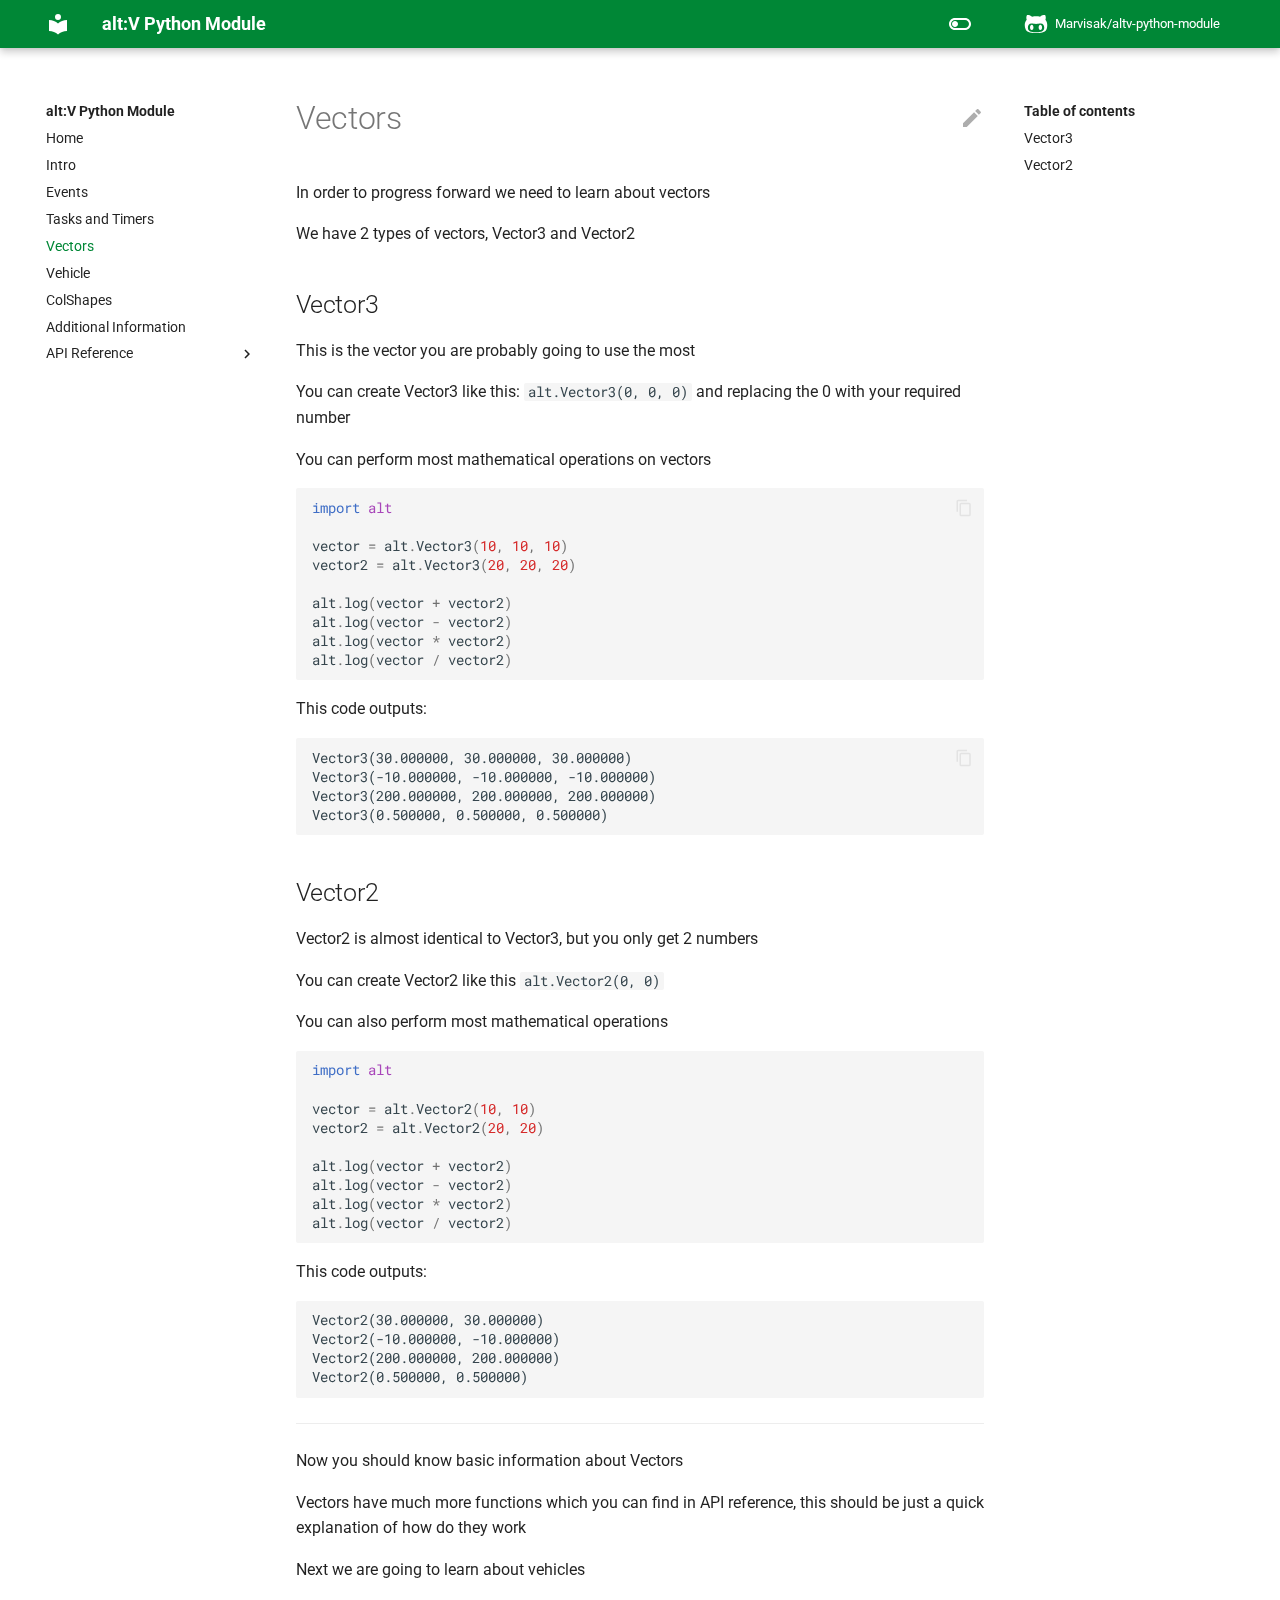
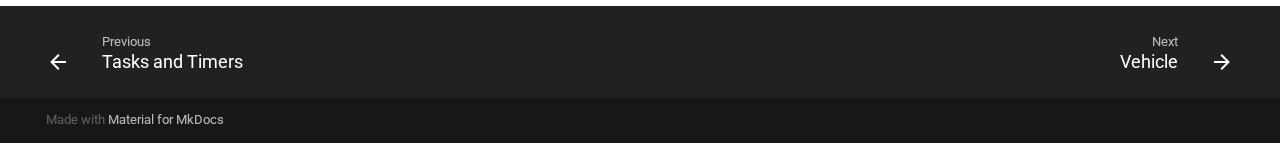
<file: vectors/index.html>
<!doctype html>
<html lang="en" class="no-js">
  <head>
    
      <meta charset="utf-8">
      <meta name="viewport" content="width=device-width,initial-scale=1">
      
      
      
      <link rel="icon" href="../assets/images/favicon.png">
      <meta name="generator" content="mkdocs-1.3.0, mkdocs-material-8.3.8">
    
    
      
        <title>Vectors - alt:V Python Module</title>
      
    
    
      <link rel="stylesheet" href="../assets/stylesheets/main.1d29e8d0.min.css">
      
        
        <link rel="stylesheet" href="../assets/stylesheets/palette.cbb835fc.min.css">
        
      
      
    
    
    
      
        
        
        <link rel="preconnect" href="https://fonts.gstatic.com" crossorigin>
        <link rel="stylesheet" href="https://fonts.googleapis.com/css?family=Roboto:300,300i,400,400i,700,700i%7CRoboto+Mono:400,400i,700,700i&display=fallback">
        <style>:root{--md-text-font:"Roboto";--md-code-font:"Roboto Mono"}</style>
      
    
    
      <link rel="stylesheet" href="../assets/_mkdocstrings.css">
    
      <link rel="stylesheet" href="../stylesheets/extra.css">
    
    <script>__md_scope=new URL("..",location),__md_get=(e,_=localStorage,t=__md_scope)=>JSON.parse(_.getItem(t.pathname+"."+e)),__md_set=(e,_,t=localStorage,a=__md_scope)=>{try{t.setItem(a.pathname+"."+e,JSON.stringify(_))}catch(e){}}</script>
    
      

    
    
  </head>
  
  
    
    
      
    
    
    
    
    <body dir="ltr" data-md-color-scheme="default" data-md-color-primary="" data-md-color-accent="">
  
    
    
      <script>var palette=__md_get("__palette");if(palette&&"object"==typeof palette.color)for(var key of Object.keys(palette.color))document.body.setAttribute("data-md-color-"+key,palette.color[key])</script>
    
    <input class="md-toggle" data-md-toggle="drawer" type="checkbox" id="__drawer" autocomplete="off">
    <input class="md-toggle" data-md-toggle="search" type="checkbox" id="__search" autocomplete="off">
    <label class="md-overlay" for="__drawer"></label>
    <div data-md-component="skip">
      
        
        <a href="#vectors" class="md-skip">
          Skip to content
        </a>
      
    </div>
    <div data-md-component="announce">
      
    </div>
    
    
      

<header class="md-header" data-md-component="header">
  <nav class="md-header__inner md-grid" aria-label="Header">
    <a href=".." title="alt:V Python Module" class="md-header__button md-logo" aria-label="alt:V Python Module" data-md-component="logo">
      
  
  <svg xmlns="http://www.w3.org/2000/svg" viewBox="0 0 24 24"><path d="M12 8a3 3 0 0 0 3-3 3 3 0 0 0-3-3 3 3 0 0 0-3 3 3 3 0 0 0 3 3m0 3.54C9.64 9.35 6.5 8 3 8v11c3.5 0 6.64 1.35 9 3.54 2.36-2.19 5.5-3.54 9-3.54V8c-3.5 0-6.64 1.35-9 3.54Z"/></svg>

    </a>
    <label class="md-header__button md-icon" for="__drawer">
      <svg xmlns="http://www.w3.org/2000/svg" viewBox="0 0 24 24"><path d="M3 6h18v2H3V6m0 5h18v2H3v-2m0 5h18v2H3v-2Z"/></svg>
    </label>
    <div class="md-header__title" data-md-component="header-title">
      <div class="md-header__ellipsis">
        <div class="md-header__topic">
          <span class="md-ellipsis">
            alt:V Python Module
          </span>
        </div>
        <div class="md-header__topic" data-md-component="header-topic">
          <span class="md-ellipsis">
            
              Vectors
            
          </span>
        </div>
      </div>
    </div>
    
      <form class="md-header__option" data-md-component="palette">
        
          
          
          <input class="md-option" data-md-color-media="(prefers-color-scheme: light)" data-md-color-scheme="default" data-md-color-primary="" data-md-color-accent=""  aria-label="Switch to dark mode"  type="radio" name="__palette" id="__palette_1">
          
            <label class="md-header__button md-icon" title="Switch to dark mode" for="__palette_2" hidden>
              <svg xmlns="http://www.w3.org/2000/svg" viewBox="0 0 24 24"><path d="M17 6H7c-3.31 0-6 2.69-6 6s2.69 6 6 6h10c3.31 0 6-2.69 6-6s-2.69-6-6-6zm0 10H7c-2.21 0-4-1.79-4-4s1.79-4 4-4h10c2.21 0 4 1.79 4 4s-1.79 4-4 4zM7 9c-1.66 0-3 1.34-3 3s1.34 3 3 3 3-1.34 3-3-1.34-3-3-3z"/></svg>
            </label>
          
        
          
          
          <input class="md-option" data-md-color-media="(prefers-color-scheme: dark)" data-md-color-scheme="slate" data-md-color-primary="" data-md-color-accent=""  aria-label="Switch to light mode"  type="radio" name="__palette" id="__palette_2">
          
            <label class="md-header__button md-icon" title="Switch to light mode" for="__palette_1" hidden>
              <svg xmlns="http://www.w3.org/2000/svg" viewBox="0 0 24 24"><path d="M17 7H7a5 5 0 0 0-5 5 5 5 0 0 0 5 5h10a5 5 0 0 0 5-5 5 5 0 0 0-5-5m0 8a3 3 0 0 1-3-3 3 3 0 0 1 3-3 3 3 0 0 1 3 3 3 3 0 0 1-3 3Z"/></svg>
            </label>
          
        
      </form>
    
    
    
    
      <div class="md-header__source">
        <a href="https://github.com/Marvisak/altv-python-module" title="Go to repository" class="md-source" data-md-component="source">
  <div class="md-source__icon md-icon">
    
    <svg xmlns="http://www.w3.org/2000/svg" viewBox="0 0 480 512"><!--! Font Awesome Free 6.1.1 by @fontawesome - https://fontawesome.com License - https://fontawesome.com/license/free (Icons: CC BY 4.0, Fonts: SIL OFL 1.1, Code: MIT License) Copyright 2022 Fonticons, Inc.--><path d="M186.1 328.7c0 20.9-10.9 55.1-36.7 55.1s-36.7-34.2-36.7-55.1 10.9-55.1 36.7-55.1 36.7 34.2 36.7 55.1zM480 278.2c0 31.9-3.2 65.7-17.5 95-37.9 76.6-142.1 74.8-216.7 74.8-75.8 0-186.2 2.7-225.6-74.8-14.6-29-20.2-63.1-20.2-95 0-41.9 13.9-81.5 41.5-113.6-5.2-15.8-7.7-32.4-7.7-48.8 0-21.5 4.9-32.3 14.6-51.8 45.3 0 74.3 9 108.8 36 29-6.9 58.8-10 88.7-10 27 0 54.2 2.9 80.4 9.2 34-26.7 63-35.2 107.8-35.2 9.8 19.5 14.6 30.3 14.6 51.8 0 16.4-2.6 32.7-7.7 48.2 27.5 32.4 39 72.3 39 114.2zm-64.3 50.5c0-43.9-26.7-82.6-73.5-82.6-18.9 0-37 3.4-56 6-14.9 2.3-29.8 3.2-45.1 3.2-15.2 0-30.1-.9-45.1-3.2-18.7-2.6-37-6-56-6-46.8 0-73.5 38.7-73.5 82.6 0 87.8 80.4 101.3 150.4 101.3h48.2c70.3 0 150.6-13.4 150.6-101.3zm-82.6-55.1c-25.8 0-36.7 34.2-36.7 55.1s10.9 55.1 36.7 55.1 36.7-34.2 36.7-55.1-10.9-55.1-36.7-55.1z"/></svg>
  </div>
  <div class="md-source__repository">
    Marvisak/altv-python-module
  </div>
</a>
      </div>
    
  </nav>
  
</header>
    
    <div class="md-container" data-md-component="container">
      
      
        
          
        
      
      <main class="md-main" data-md-component="main">
        <div class="md-main__inner md-grid">
          
            
              
              <div class="md-sidebar md-sidebar--primary" data-md-component="sidebar" data-md-type="navigation" >
                <div class="md-sidebar__scrollwrap">
                  <div class="md-sidebar__inner">
                    


<nav class="md-nav md-nav--primary" aria-label="Navigation" data-md-level="0">
  <label class="md-nav__title" for="__drawer">
    <a href=".." title="alt:V Python Module" class="md-nav__button md-logo" aria-label="alt:V Python Module" data-md-component="logo">
      
  
  <svg xmlns="http://www.w3.org/2000/svg" viewBox="0 0 24 24"><path d="M12 8a3 3 0 0 0 3-3 3 3 0 0 0-3-3 3 3 0 0 0-3 3 3 3 0 0 0 3 3m0 3.54C9.64 9.35 6.5 8 3 8v11c3.5 0 6.64 1.35 9 3.54 2.36-2.19 5.5-3.54 9-3.54V8c-3.5 0-6.64 1.35-9 3.54Z"/></svg>

    </a>
    alt:V Python Module
  </label>
  
    <div class="md-nav__source">
      <a href="https://github.com/Marvisak/altv-python-module" title="Go to repository" class="md-source" data-md-component="source">
  <div class="md-source__icon md-icon">
    
    <svg xmlns="http://www.w3.org/2000/svg" viewBox="0 0 480 512"><!--! Font Awesome Free 6.1.1 by @fontawesome - https://fontawesome.com License - https://fontawesome.com/license/free (Icons: CC BY 4.0, Fonts: SIL OFL 1.1, Code: MIT License) Copyright 2022 Fonticons, Inc.--><path d="M186.1 328.7c0 20.9-10.9 55.1-36.7 55.1s-36.7-34.2-36.7-55.1 10.9-55.1 36.7-55.1 36.7 34.2 36.7 55.1zM480 278.2c0 31.9-3.2 65.7-17.5 95-37.9 76.6-142.1 74.8-216.7 74.8-75.8 0-186.2 2.7-225.6-74.8-14.6-29-20.2-63.1-20.2-95 0-41.9 13.9-81.5 41.5-113.6-5.2-15.8-7.7-32.4-7.7-48.8 0-21.5 4.9-32.3 14.6-51.8 45.3 0 74.3 9 108.8 36 29-6.9 58.8-10 88.7-10 27 0 54.2 2.9 80.4 9.2 34-26.7 63-35.2 107.8-35.2 9.8 19.5 14.6 30.3 14.6 51.8 0 16.4-2.6 32.7-7.7 48.2 27.5 32.4 39 72.3 39 114.2zm-64.3 50.5c0-43.9-26.7-82.6-73.5-82.6-18.9 0-37 3.4-56 6-14.9 2.3-29.8 3.2-45.1 3.2-15.2 0-30.1-.9-45.1-3.2-18.7-2.6-37-6-56-6-46.8 0-73.5 38.7-73.5 82.6 0 87.8 80.4 101.3 150.4 101.3h48.2c70.3 0 150.6-13.4 150.6-101.3zm-82.6-55.1c-25.8 0-36.7 34.2-36.7 55.1s10.9 55.1 36.7 55.1 36.7-34.2 36.7-55.1-10.9-55.1-36.7-55.1z"/></svg>
  </div>
  <div class="md-source__repository">
    Marvisak/altv-python-module
  </div>
</a>
    </div>
  
  <ul class="md-nav__list" data-md-scrollfix>
    
      
      
      

  
  
  
    <li class="md-nav__item">
      <a href=".." class="md-nav__link">
        Home
      </a>
    </li>
  

    
      
      
      

  
  
  
    <li class="md-nav__item">
      <a href="../intro/" class="md-nav__link">
        Intro
      </a>
    </li>
  

    
      
      
      

  
  
  
    <li class="md-nav__item">
      <a href="../events/" class="md-nav__link">
        Events
      </a>
    </li>
  

    
      
      
      

  
  
  
    <li class="md-nav__item">
      <a href="../tasks/" class="md-nav__link">
        Tasks and Timers
      </a>
    </li>
  

    
      
      
      

  
  
    
  
  
    <li class="md-nav__item md-nav__item--active">
      
      <input class="md-nav__toggle md-toggle" data-md-toggle="toc" type="checkbox" id="__toc">
      
      
        
      
      
        <label class="md-nav__link md-nav__link--active" for="__toc">
          Vectors
          <span class="md-nav__icon md-icon"></span>
        </label>
      
      <a href="./" class="md-nav__link md-nav__link--active">
        Vectors
      </a>
      
        

<nav class="md-nav md-nav--secondary" aria-label="Table of contents">
  
  
  
    
  
  
    <label class="md-nav__title" for="__toc">
      <span class="md-nav__icon md-icon"></span>
      Table of contents
    </label>
    <ul class="md-nav__list" data-md-component="toc" data-md-scrollfix>
      
        <li class="md-nav__item">
  <a href="#vector3" class="md-nav__link">
    Vector3
  </a>
  
</li>
      
        <li class="md-nav__item">
  <a href="#vector2" class="md-nav__link">
    Vector2
  </a>
  
</li>
      
    </ul>
  
</nav>
      
    </li>
  

    
      
      
      

  
  
  
    <li class="md-nav__item">
      <a href="../vehicle/" class="md-nav__link">
        Vehicle
      </a>
    </li>
  

    
      
      
      

  
  
  
    <li class="md-nav__item">
      <a href="../colshapes/" class="md-nav__link">
        ColShapes
      </a>
    </li>
  

    
      
      
      

  
  
  
    <li class="md-nav__item">
      <a href="../additional-information/" class="md-nav__link">
        Additional Information
      </a>
    </li>
  

    
      
      
      

  
  
  
    
    <li class="md-nav__item md-nav__item--nested">
      
      
        <input class="md-nav__toggle md-toggle" data-md-toggle="__nav_9" type="checkbox" id="__nav_9" >
      
      
      
      
        <label class="md-nav__link" for="__nav_9">
          API Reference
          <span class="md-nav__icon md-icon"></span>
        </label>
      
      <nav class="md-nav" aria-label="API Reference" data-md-level="1">
        <label class="md-nav__title" for="__nav_9">
          <span class="md-nav__icon md-icon"></span>
          API Reference
        </label>
        <ul class="md-nav__list" data-md-scrollfix>
          
            
              
  
  
  
    <li class="md-nav__item">
      <a href="../api-reference/events/" class="md-nav__link">
        Events
      </a>
    </li>
  

            
          
            
              
  
  
  
    <li class="md-nav__item">
      <a href="../api-reference/api/" class="md-nav__link">
        API
      </a>
    </li>
  

            
          
        </ul>
      </nav>
    </li>
  

    
  </ul>
</nav>
                  </div>
                </div>
              </div>
            
            
              
              <div class="md-sidebar md-sidebar--secondary" data-md-component="sidebar" data-md-type="toc" >
                <div class="md-sidebar__scrollwrap">
                  <div class="md-sidebar__inner">
                    

<nav class="md-nav md-nav--secondary" aria-label="Table of contents">
  
  
  
    
  
  
    <label class="md-nav__title" for="__toc">
      <span class="md-nav__icon md-icon"></span>
      Table of contents
    </label>
    <ul class="md-nav__list" data-md-component="toc" data-md-scrollfix>
      
        <li class="md-nav__item">
  <a href="#vector3" class="md-nav__link">
    Vector3
  </a>
  
</li>
      
        <li class="md-nav__item">
  <a href="#vector2" class="md-nav__link">
    Vector2
  </a>
  
</li>
      
    </ul>
  
</nav>
                  </div>
                </div>
              </div>
            
          
          <div class="md-content" data-md-component="content">
            <article class="md-content__inner md-typeset">
              
                
  <a href="https://github.com/Marvisak/altv-python-module/edit/dev/docs/articles/vectors.md" title="Edit this page" class="md-content__button md-icon">
    <svg xmlns="http://www.w3.org/2000/svg" viewBox="0 0 24 24"><path d="M20.71 7.04c.39-.39.39-1.04 0-1.41l-2.34-2.34c-.37-.39-1.02-.39-1.41 0l-1.84 1.83 3.75 3.75M3 17.25V21h3.75L17.81 9.93l-3.75-3.75L3 17.25Z"/></svg>
  </a>



<h1 id="vectors">Vectors</h1>
<p>In order to progress forward we need to learn about vectors</p>
<p>We have 2 types of vectors, Vector3 and Vector2</p>
<h2 id="vector3">Vector3</h2>
<p>This is the vector you are probably going to use the most</p>
<p>You can create Vector3 like this: <code>alt.Vector3(0, 0, 0)</code> and replacing the 0 with your required number</p>
<p>You can perform most mathematical operations on vectors</p>
<div class="highlight"><pre><span></span><code><span class="kn">import</span> <span class="nn">alt</span>

<span class="n">vector</span> <span class="o">=</span> <span class="n">alt</span><span class="o">.</span><span class="n">Vector3</span><span class="p">(</span><span class="mi">10</span><span class="p">,</span> <span class="mi">10</span><span class="p">,</span> <span class="mi">10</span><span class="p">)</span>
<span class="n">vector2</span> <span class="o">=</span> <span class="n">alt</span><span class="o">.</span><span class="n">Vector3</span><span class="p">(</span><span class="mi">20</span><span class="p">,</span> <span class="mi">20</span><span class="p">,</span> <span class="mi">20</span><span class="p">)</span>

<span class="n">alt</span><span class="o">.</span><span class="n">log</span><span class="p">(</span><span class="n">vector</span> <span class="o">+</span> <span class="n">vector2</span><span class="p">)</span>
<span class="n">alt</span><span class="o">.</span><span class="n">log</span><span class="p">(</span><span class="n">vector</span> <span class="o">-</span> <span class="n">vector2</span><span class="p">)</span>
<span class="n">alt</span><span class="o">.</span><span class="n">log</span><span class="p">(</span><span class="n">vector</span> <span class="o">*</span> <span class="n">vector2</span><span class="p">)</span>
<span class="n">alt</span><span class="o">.</span><span class="n">log</span><span class="p">(</span><span class="n">vector</span> <span class="o">/</span> <span class="n">vector2</span><span class="p">)</span>
</code></pre></div>
<p>This code outputs:</p>
<div class="highlight"><pre><span></span><code>Vector3(30.000000, 30.000000, 30.000000)
Vector3(-10.000000, -10.000000, -10.000000)
Vector3(200.000000, 200.000000, 200.000000)
Vector3(0.500000, 0.500000, 0.500000)
</code></pre></div>
<h2 id="vector2">Vector2</h2>
<p>Vector2 is almost identical to Vector3, but you only get 2 numbers</p>
<p>You can create Vector2 like this <code>alt.Vector2(0, 0)</code></p>
<p>You can also perform most mathematical operations</p>
<div class="highlight"><pre><span></span><code><span class="kn">import</span> <span class="nn">alt</span>

<span class="n">vector</span> <span class="o">=</span> <span class="n">alt</span><span class="o">.</span><span class="n">Vector2</span><span class="p">(</span><span class="mi">10</span><span class="p">,</span> <span class="mi">10</span><span class="p">)</span>
<span class="n">vector2</span> <span class="o">=</span> <span class="n">alt</span><span class="o">.</span><span class="n">Vector2</span><span class="p">(</span><span class="mi">20</span><span class="p">,</span> <span class="mi">20</span><span class="p">)</span>

<span class="n">alt</span><span class="o">.</span><span class="n">log</span><span class="p">(</span><span class="n">vector</span> <span class="o">+</span> <span class="n">vector2</span><span class="p">)</span>
<span class="n">alt</span><span class="o">.</span><span class="n">log</span><span class="p">(</span><span class="n">vector</span> <span class="o">-</span> <span class="n">vector2</span><span class="p">)</span>
<span class="n">alt</span><span class="o">.</span><span class="n">log</span><span class="p">(</span><span class="n">vector</span> <span class="o">*</span> <span class="n">vector2</span><span class="p">)</span>
<span class="n">alt</span><span class="o">.</span><span class="n">log</span><span class="p">(</span><span class="n">vector</span> <span class="o">/</span> <span class="n">vector2</span><span class="p">)</span>
</code></pre></div>
<p>This code outputs:</p>
<div class="highlight"><pre><span></span><code>Vector2(30.000000, 30.000000)
Vector2(-10.000000, -10.000000)
Vector2(200.000000, 200.000000)
Vector2(0.500000, 0.500000)
</code></pre></div>
<hr />
<p>Now you should know basic information about Vectors</p>
<p>Vectors have much more functions which you can find in API reference, this should be just a quick explanation of how do they work</p>
<p>Next we are going to learn about vehicles </p>

              
            </article>
            
          </div>
        </div>
        
      </main>
      
        <footer class="md-footer">
  
    
    <nav class="md-footer__inner md-grid" aria-label="Footer" >
      
        
        <a href="../tasks/" class="md-footer__link md-footer__link--prev" aria-label="Previous: Tasks and Timers" rel="prev">
          <div class="md-footer__button md-icon">
            <svg xmlns="http://www.w3.org/2000/svg" viewBox="0 0 24 24"><path d="M20 11v2H8l5.5 5.5-1.42 1.42L4.16 12l7.92-7.92L13.5 5.5 8 11h12Z"/></svg>
          </div>
          <div class="md-footer__title">
            <div class="md-ellipsis">
              <span class="md-footer__direction">
                Previous
              </span>
              Tasks and Timers
            </div>
          </div>
        </a>
      
      
        
        <a href="../vehicle/" class="md-footer__link md-footer__link--next" aria-label="Next: Vehicle" rel="next">
          <div class="md-footer__title">
            <div class="md-ellipsis">
              <span class="md-footer__direction">
                Next
              </span>
              Vehicle
            </div>
          </div>
          <div class="md-footer__button md-icon">
            <svg xmlns="http://www.w3.org/2000/svg" viewBox="0 0 24 24"><path d="M4 11v2h12l-5.5 5.5 1.42 1.42L19.84 12l-7.92-7.92L10.5 5.5 16 11H4Z"/></svg>
          </div>
        </a>
      
    </nav>
  
  <div class="md-footer-meta md-typeset">
    <div class="md-footer-meta__inner md-grid">
      <div class="md-copyright">
  
  
    Made with
    <a href="https://squidfunk.github.io/mkdocs-material/" target="_blank" rel="noopener">
      Material for MkDocs
    </a>
  
</div>
      
    </div>
  </div>
</footer>
      
    </div>
    <div class="md-dialog" data-md-component="dialog">
      <div class="md-dialog__inner md-typeset"></div>
    </div>
    <script id="__config" type="application/json">{"base": "..", "features": [], "search": "../assets/javascripts/workers/search.b97dbffb.min.js", "translations": {"clipboard.copied": "Copied to clipboard", "clipboard.copy": "Copy to clipboard", "search.config.lang": "en", "search.config.pipeline": "trimmer, stopWordFilter", "search.config.separator": "[\\s\\-]+", "search.placeholder": "Search", "search.result.more.one": "1 more on this page", "search.result.more.other": "# more on this page", "search.result.none": "No matching documents", "search.result.one": "1 matching document", "search.result.other": "# matching documents", "search.result.placeholder": "Type to start searching", "search.result.term.missing": "Missing", "select.version.title": "Select version"}}</script>
    
    
      <script src="../assets/javascripts/bundle.0238f547.min.js"></script>
      
    
  </body>
</html>
</file>
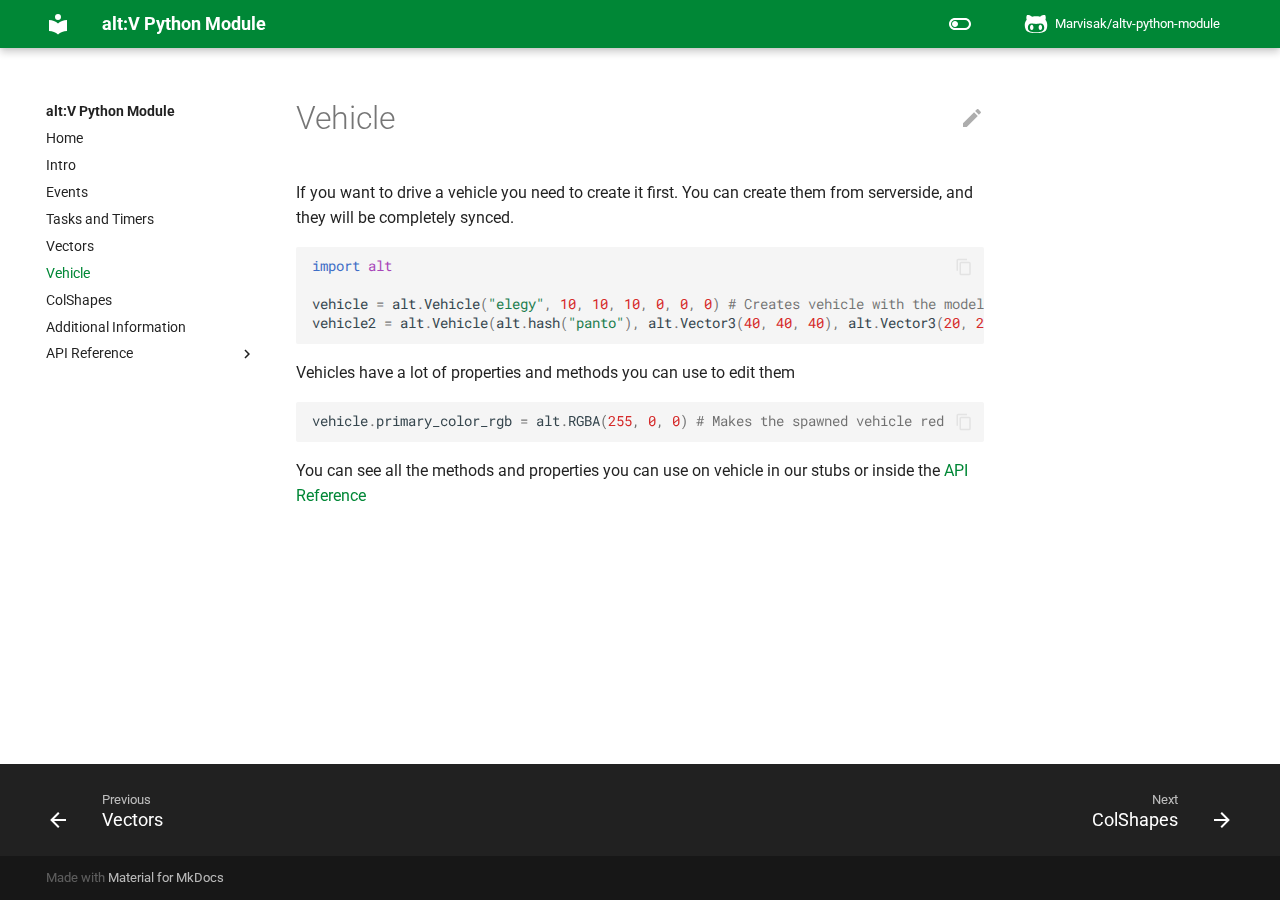
<file: vehicle/index.html>
<!doctype html>
<html lang="en" class="no-js">
  <head>
    
      <meta charset="utf-8">
      <meta name="viewport" content="width=device-width,initial-scale=1">
      
      
      
      <link rel="icon" href="../assets/images/favicon.png">
      <meta name="generator" content="mkdocs-1.3.0, mkdocs-material-8.3.8">
    
    
      
        <title>Vehicle - alt:V Python Module</title>
      
    
    
      <link rel="stylesheet" href="../assets/stylesheets/main.1d29e8d0.min.css">
      
        
        <link rel="stylesheet" href="../assets/stylesheets/palette.cbb835fc.min.css">
        
      
      
    
    
    
      
        
        
        <link rel="preconnect" href="https://fonts.gstatic.com" crossorigin>
        <link rel="stylesheet" href="https://fonts.googleapis.com/css?family=Roboto:300,300i,400,400i,700,700i%7CRoboto+Mono:400,400i,700,700i&display=fallback">
        <style>:root{--md-text-font:"Roboto";--md-code-font:"Roboto Mono"}</style>
      
    
    
      <link rel="stylesheet" href="../assets/_mkdocstrings.css">
    
      <link rel="stylesheet" href="../stylesheets/extra.css">
    
    <script>__md_scope=new URL("..",location),__md_get=(e,_=localStorage,t=__md_scope)=>JSON.parse(_.getItem(t.pathname+"."+e)),__md_set=(e,_,t=localStorage,a=__md_scope)=>{try{t.setItem(a.pathname+"."+e,JSON.stringify(_))}catch(e){}}</script>
    
      

    
    
  </head>
  
  
    
    
      
    
    
    
    
    <body dir="ltr" data-md-color-scheme="default" data-md-color-primary="" data-md-color-accent="">
  
    
    
      <script>var palette=__md_get("__palette");if(palette&&"object"==typeof palette.color)for(var key of Object.keys(palette.color))document.body.setAttribute("data-md-color-"+key,palette.color[key])</script>
    
    <input class="md-toggle" data-md-toggle="drawer" type="checkbox" id="__drawer" autocomplete="off">
    <input class="md-toggle" data-md-toggle="search" type="checkbox" id="__search" autocomplete="off">
    <label class="md-overlay" for="__drawer"></label>
    <div data-md-component="skip">
      
        
        <a href="#vehicle" class="md-skip">
          Skip to content
        </a>
      
    </div>
    <div data-md-component="announce">
      
    </div>
    
    
      

<header class="md-header" data-md-component="header">
  <nav class="md-header__inner md-grid" aria-label="Header">
    <a href=".." title="alt:V Python Module" class="md-header__button md-logo" aria-label="alt:V Python Module" data-md-component="logo">
      
  
  <svg xmlns="http://www.w3.org/2000/svg" viewBox="0 0 24 24"><path d="M12 8a3 3 0 0 0 3-3 3 3 0 0 0-3-3 3 3 0 0 0-3 3 3 3 0 0 0 3 3m0 3.54C9.64 9.35 6.5 8 3 8v11c3.5 0 6.64 1.35 9 3.54 2.36-2.19 5.5-3.54 9-3.54V8c-3.5 0-6.64 1.35-9 3.54Z"/></svg>

    </a>
    <label class="md-header__button md-icon" for="__drawer">
      <svg xmlns="http://www.w3.org/2000/svg" viewBox="0 0 24 24"><path d="M3 6h18v2H3V6m0 5h18v2H3v-2m0 5h18v2H3v-2Z"/></svg>
    </label>
    <div class="md-header__title" data-md-component="header-title">
      <div class="md-header__ellipsis">
        <div class="md-header__topic">
          <span class="md-ellipsis">
            alt:V Python Module
          </span>
        </div>
        <div class="md-header__topic" data-md-component="header-topic">
          <span class="md-ellipsis">
            
              Vehicle
            
          </span>
        </div>
      </div>
    </div>
    
      <form class="md-header__option" data-md-component="palette">
        
          
          
          <input class="md-option" data-md-color-media="(prefers-color-scheme: light)" data-md-color-scheme="default" data-md-color-primary="" data-md-color-accent=""  aria-label="Switch to dark mode"  type="radio" name="__palette" id="__palette_1">
          
            <label class="md-header__button md-icon" title="Switch to dark mode" for="__palette_2" hidden>
              <svg xmlns="http://www.w3.org/2000/svg" viewBox="0 0 24 24"><path d="M17 6H7c-3.31 0-6 2.69-6 6s2.69 6 6 6h10c3.31 0 6-2.69 6-6s-2.69-6-6-6zm0 10H7c-2.21 0-4-1.79-4-4s1.79-4 4-4h10c2.21 0 4 1.79 4 4s-1.79 4-4 4zM7 9c-1.66 0-3 1.34-3 3s1.34 3 3 3 3-1.34 3-3-1.34-3-3-3z"/></svg>
            </label>
          
        
          
          
          <input class="md-option" data-md-color-media="(prefers-color-scheme: dark)" data-md-color-scheme="slate" data-md-color-primary="" data-md-color-accent=""  aria-label="Switch to light mode"  type="radio" name="__palette" id="__palette_2">
          
            <label class="md-header__button md-icon" title="Switch to light mode" for="__palette_1" hidden>
              <svg xmlns="http://www.w3.org/2000/svg" viewBox="0 0 24 24"><path d="M17 7H7a5 5 0 0 0-5 5 5 5 0 0 0 5 5h10a5 5 0 0 0 5-5 5 5 0 0 0-5-5m0 8a3 3 0 0 1-3-3 3 3 0 0 1 3-3 3 3 0 0 1 3 3 3 3 0 0 1-3 3Z"/></svg>
            </label>
          
        
      </form>
    
    
    
    
      <div class="md-header__source">
        <a href="https://github.com/Marvisak/altv-python-module" title="Go to repository" class="md-source" data-md-component="source">
  <div class="md-source__icon md-icon">
    
    <svg xmlns="http://www.w3.org/2000/svg" viewBox="0 0 480 512"><!--! Font Awesome Free 6.1.1 by @fontawesome - https://fontawesome.com License - https://fontawesome.com/license/free (Icons: CC BY 4.0, Fonts: SIL OFL 1.1, Code: MIT License) Copyright 2022 Fonticons, Inc.--><path d="M186.1 328.7c0 20.9-10.9 55.1-36.7 55.1s-36.7-34.2-36.7-55.1 10.9-55.1 36.7-55.1 36.7 34.2 36.7 55.1zM480 278.2c0 31.9-3.2 65.7-17.5 95-37.9 76.6-142.1 74.8-216.7 74.8-75.8 0-186.2 2.7-225.6-74.8-14.6-29-20.2-63.1-20.2-95 0-41.9 13.9-81.5 41.5-113.6-5.2-15.8-7.7-32.4-7.7-48.8 0-21.5 4.9-32.3 14.6-51.8 45.3 0 74.3 9 108.8 36 29-6.9 58.8-10 88.7-10 27 0 54.2 2.9 80.4 9.2 34-26.7 63-35.2 107.8-35.2 9.8 19.5 14.6 30.3 14.6 51.8 0 16.4-2.6 32.7-7.7 48.2 27.5 32.4 39 72.3 39 114.2zm-64.3 50.5c0-43.9-26.7-82.6-73.5-82.6-18.9 0-37 3.4-56 6-14.9 2.3-29.8 3.2-45.1 3.2-15.2 0-30.1-.9-45.1-3.2-18.7-2.6-37-6-56-6-46.8 0-73.5 38.7-73.5 82.6 0 87.8 80.4 101.3 150.4 101.3h48.2c70.3 0 150.6-13.4 150.6-101.3zm-82.6-55.1c-25.8 0-36.7 34.2-36.7 55.1s10.9 55.1 36.7 55.1 36.7-34.2 36.7-55.1-10.9-55.1-36.7-55.1z"/></svg>
  </div>
  <div class="md-source__repository">
    Marvisak/altv-python-module
  </div>
</a>
      </div>
    
  </nav>
  
</header>
    
    <div class="md-container" data-md-component="container">
      
      
        
          
        
      
      <main class="md-main" data-md-component="main">
        <div class="md-main__inner md-grid">
          
            
              
              <div class="md-sidebar md-sidebar--primary" data-md-component="sidebar" data-md-type="navigation" >
                <div class="md-sidebar__scrollwrap">
                  <div class="md-sidebar__inner">
                    


<nav class="md-nav md-nav--primary" aria-label="Navigation" data-md-level="0">
  <label class="md-nav__title" for="__drawer">
    <a href=".." title="alt:V Python Module" class="md-nav__button md-logo" aria-label="alt:V Python Module" data-md-component="logo">
      
  
  <svg xmlns="http://www.w3.org/2000/svg" viewBox="0 0 24 24"><path d="M12 8a3 3 0 0 0 3-3 3 3 0 0 0-3-3 3 3 0 0 0-3 3 3 3 0 0 0 3 3m0 3.54C9.64 9.35 6.5 8 3 8v11c3.5 0 6.64 1.35 9 3.54 2.36-2.19 5.5-3.54 9-3.54V8c-3.5 0-6.64 1.35-9 3.54Z"/></svg>

    </a>
    alt:V Python Module
  </label>
  
    <div class="md-nav__source">
      <a href="https://github.com/Marvisak/altv-python-module" title="Go to repository" class="md-source" data-md-component="source">
  <div class="md-source__icon md-icon">
    
    <svg xmlns="http://www.w3.org/2000/svg" viewBox="0 0 480 512"><!--! Font Awesome Free 6.1.1 by @fontawesome - https://fontawesome.com License - https://fontawesome.com/license/free (Icons: CC BY 4.0, Fonts: SIL OFL 1.1, Code: MIT License) Copyright 2022 Fonticons, Inc.--><path d="M186.1 328.7c0 20.9-10.9 55.1-36.7 55.1s-36.7-34.2-36.7-55.1 10.9-55.1 36.7-55.1 36.7 34.2 36.7 55.1zM480 278.2c0 31.9-3.2 65.7-17.5 95-37.9 76.6-142.1 74.8-216.7 74.8-75.8 0-186.2 2.7-225.6-74.8-14.6-29-20.2-63.1-20.2-95 0-41.9 13.9-81.5 41.5-113.6-5.2-15.8-7.7-32.4-7.7-48.8 0-21.5 4.9-32.3 14.6-51.8 45.3 0 74.3 9 108.8 36 29-6.9 58.8-10 88.7-10 27 0 54.2 2.9 80.4 9.2 34-26.7 63-35.2 107.8-35.2 9.8 19.5 14.6 30.3 14.6 51.8 0 16.4-2.6 32.7-7.7 48.2 27.5 32.4 39 72.3 39 114.2zm-64.3 50.5c0-43.9-26.7-82.6-73.5-82.6-18.9 0-37 3.4-56 6-14.9 2.3-29.8 3.2-45.1 3.2-15.2 0-30.1-.9-45.1-3.2-18.7-2.6-37-6-56-6-46.8 0-73.5 38.7-73.5 82.6 0 87.8 80.4 101.3 150.4 101.3h48.2c70.3 0 150.6-13.4 150.6-101.3zm-82.6-55.1c-25.8 0-36.7 34.2-36.7 55.1s10.9 55.1 36.7 55.1 36.7-34.2 36.7-55.1-10.9-55.1-36.7-55.1z"/></svg>
  </div>
  <div class="md-source__repository">
    Marvisak/altv-python-module
  </div>
</a>
    </div>
  
  <ul class="md-nav__list" data-md-scrollfix>
    
      
      
      

  
  
  
    <li class="md-nav__item">
      <a href=".." class="md-nav__link">
        Home
      </a>
    </li>
  

    
      
      
      

  
  
  
    <li class="md-nav__item">
      <a href="../intro/" class="md-nav__link">
        Intro
      </a>
    </li>
  

    
      
      
      

  
  
  
    <li class="md-nav__item">
      <a href="../events/" class="md-nav__link">
        Events
      </a>
    </li>
  

    
      
      
      

  
  
  
    <li class="md-nav__item">
      <a href="../tasks/" class="md-nav__link">
        Tasks and Timers
      </a>
    </li>
  

    
      
      
      

  
  
  
    <li class="md-nav__item">
      <a href="../vectors/" class="md-nav__link">
        Vectors
      </a>
    </li>
  

    
      
      
      

  
  
    
  
  
    <li class="md-nav__item md-nav__item--active">
      
      <input class="md-nav__toggle md-toggle" data-md-toggle="toc" type="checkbox" id="__toc">
      
      
        
      
      
      <a href="./" class="md-nav__link md-nav__link--active">
        Vehicle
      </a>
      
    </li>
  

    
      
      
      

  
  
  
    <li class="md-nav__item">
      <a href="../colshapes/" class="md-nav__link">
        ColShapes
      </a>
    </li>
  

    
      
      
      

  
  
  
    <li class="md-nav__item">
      <a href="../additional-information/" class="md-nav__link">
        Additional Information
      </a>
    </li>
  

    
      
      
      

  
  
  
    
    <li class="md-nav__item md-nav__item--nested">
      
      
        <input class="md-nav__toggle md-toggle" data-md-toggle="__nav_9" type="checkbox" id="__nav_9" >
      
      
      
      
        <label class="md-nav__link" for="__nav_9">
          API Reference
          <span class="md-nav__icon md-icon"></span>
        </label>
      
      <nav class="md-nav" aria-label="API Reference" data-md-level="1">
        <label class="md-nav__title" for="__nav_9">
          <span class="md-nav__icon md-icon"></span>
          API Reference
        </label>
        <ul class="md-nav__list" data-md-scrollfix>
          
            
              
  
  
  
    <li class="md-nav__item">
      <a href="../api-reference/events/" class="md-nav__link">
        Events
      </a>
    </li>
  

            
          
            
              
  
  
  
    <li class="md-nav__item">
      <a href="../api-reference/api/" class="md-nav__link">
        API
      </a>
    </li>
  

            
          
        </ul>
      </nav>
    </li>
  

    
  </ul>
</nav>
                  </div>
                </div>
              </div>
            
            
              
              <div class="md-sidebar md-sidebar--secondary" data-md-component="sidebar" data-md-type="toc" >
                <div class="md-sidebar__scrollwrap">
                  <div class="md-sidebar__inner">
                    

<nav class="md-nav md-nav--secondary" aria-label="Table of contents">
  
  
  
    
  
  
</nav>
                  </div>
                </div>
              </div>
            
          
          <div class="md-content" data-md-component="content">
            <article class="md-content__inner md-typeset">
              
                
  <a href="https://github.com/Marvisak/altv-python-module/edit/dev/docs/articles/vehicle.md" title="Edit this page" class="md-content__button md-icon">
    <svg xmlns="http://www.w3.org/2000/svg" viewBox="0 0 24 24"><path d="M20.71 7.04c.39-.39.39-1.04 0-1.41l-2.34-2.34c-.37-.39-1.02-.39-1.41 0l-1.84 1.83 3.75 3.75M3 17.25V21h3.75L17.81 9.93l-3.75-3.75L3 17.25Z"/></svg>
  </a>



<h1 id="vehicle">Vehicle</h1>
<p>If you want to drive a vehicle you need to create it first. You can create them from serverside, and they will be completely synced.</p>
<div class="highlight"><pre><span></span><code><span class="kn">import</span> <span class="nn">alt</span>

<span class="n">vehicle</span> <span class="o">=</span> <span class="n">alt</span><span class="o">.</span><span class="n">Vehicle</span><span class="p">(</span><span class="s2">&quot;elegy&quot;</span><span class="p">,</span> <span class="mi">10</span><span class="p">,</span> <span class="mi">10</span><span class="p">,</span> <span class="mi">10</span><span class="p">,</span> <span class="mi">0</span><span class="p">,</span> <span class="mi">0</span><span class="p">,</span> <span class="mi">0</span><span class="p">)</span> <span class="c1"># Creates vehicle with the model elegy on 10,10,10 with 0,0,0 rotation</span>
<span class="n">vehicle2</span> <span class="o">=</span> <span class="n">alt</span><span class="o">.</span><span class="n">Vehicle</span><span class="p">(</span><span class="n">alt</span><span class="o">.</span><span class="n">hash</span><span class="p">(</span><span class="s2">&quot;panto&quot;</span><span class="p">),</span> <span class="n">alt</span><span class="o">.</span><span class="n">Vector3</span><span class="p">(</span><span class="mi">40</span><span class="p">,</span> <span class="mi">40</span><span class="p">,</span> <span class="mi">40</span><span class="p">),</span> <span class="n">alt</span><span class="o">.</span><span class="n">Vector3</span><span class="p">(</span><span class="mi">20</span><span class="p">,</span> <span class="mi">20</span><span class="p">,</span> <span class="mi">20</span><span class="p">))</span> <span class="c1"># Creates vehicle with model panto on 40,40,40 with 20,20,20 rotation</span>
</code></pre></div>
<p>Vehicles have a lot of properties and methods you can use to edit them</p>
<div class="highlight"><pre><span></span><code><span class="n">vehicle</span><span class="o">.</span><span class="n">primary_color_rgb</span> <span class="o">=</span> <span class="n">alt</span><span class="o">.</span><span class="n">RGBA</span><span class="p">(</span><span class="mi">255</span><span class="p">,</span> <span class="mi">0</span><span class="p">,</span> <span class="mi">0</span><span class="p">)</span> <span class="c1"># Makes the spawned vehicle red</span>
</code></pre></div>
<p>You can see all the methods and properties you can use on vehicle in our stubs or inside the <a href="../api-reference/api/">API Reference</a></p>

              
            </article>
            
          </div>
        </div>
        
      </main>
      
        <footer class="md-footer">
  
    
    <nav class="md-footer__inner md-grid" aria-label="Footer" >
      
        
        <a href="../vectors/" class="md-footer__link md-footer__link--prev" aria-label="Previous: Vectors" rel="prev">
          <div class="md-footer__button md-icon">
            <svg xmlns="http://www.w3.org/2000/svg" viewBox="0 0 24 24"><path d="M20 11v2H8l5.5 5.5-1.42 1.42L4.16 12l7.92-7.92L13.5 5.5 8 11h12Z"/></svg>
          </div>
          <div class="md-footer__title">
            <div class="md-ellipsis">
              <span class="md-footer__direction">
                Previous
              </span>
              Vectors
            </div>
          </div>
        </a>
      
      
        
        <a href="../colshapes/" class="md-footer__link md-footer__link--next" aria-label="Next: ColShapes" rel="next">
          <div class="md-footer__title">
            <div class="md-ellipsis">
              <span class="md-footer__direction">
                Next
              </span>
              ColShapes
            </div>
          </div>
          <div class="md-footer__button md-icon">
            <svg xmlns="http://www.w3.org/2000/svg" viewBox="0 0 24 24"><path d="M4 11v2h12l-5.5 5.5 1.42 1.42L19.84 12l-7.92-7.92L10.5 5.5 16 11H4Z"/></svg>
          </div>
        </a>
      
    </nav>
  
  <div class="md-footer-meta md-typeset">
    <div class="md-footer-meta__inner md-grid">
      <div class="md-copyright">
  
  
    Made with
    <a href="https://squidfunk.github.io/mkdocs-material/" target="_blank" rel="noopener">
      Material for MkDocs
    </a>
  
</div>
      
    </div>
  </div>
</footer>
      
    </div>
    <div class="md-dialog" data-md-component="dialog">
      <div class="md-dialog__inner md-typeset"></div>
    </div>
    <script id="__config" type="application/json">{"base": "..", "features": [], "search": "../assets/javascripts/workers/search.b97dbffb.min.js", "translations": {"clipboard.copied": "Copied to clipboard", "clipboard.copy": "Copy to clipboard", "search.config.lang": "en", "search.config.pipeline": "trimmer, stopWordFilter", "search.config.separator": "[\\s\\-]+", "search.placeholder": "Search", "search.result.more.one": "1 more on this page", "search.result.more.other": "# more on this page", "search.result.none": "No matching documents", "search.result.one": "1 matching document", "search.result.other": "# matching documents", "search.result.placeholder": "Type to start searching", "search.result.term.missing": "Missing", "select.version.title": "Select version"}}</script>
    
    
      <script src="../assets/javascripts/bundle.0238f547.min.js"></script>
      
    
  </body>
</html>
</file>
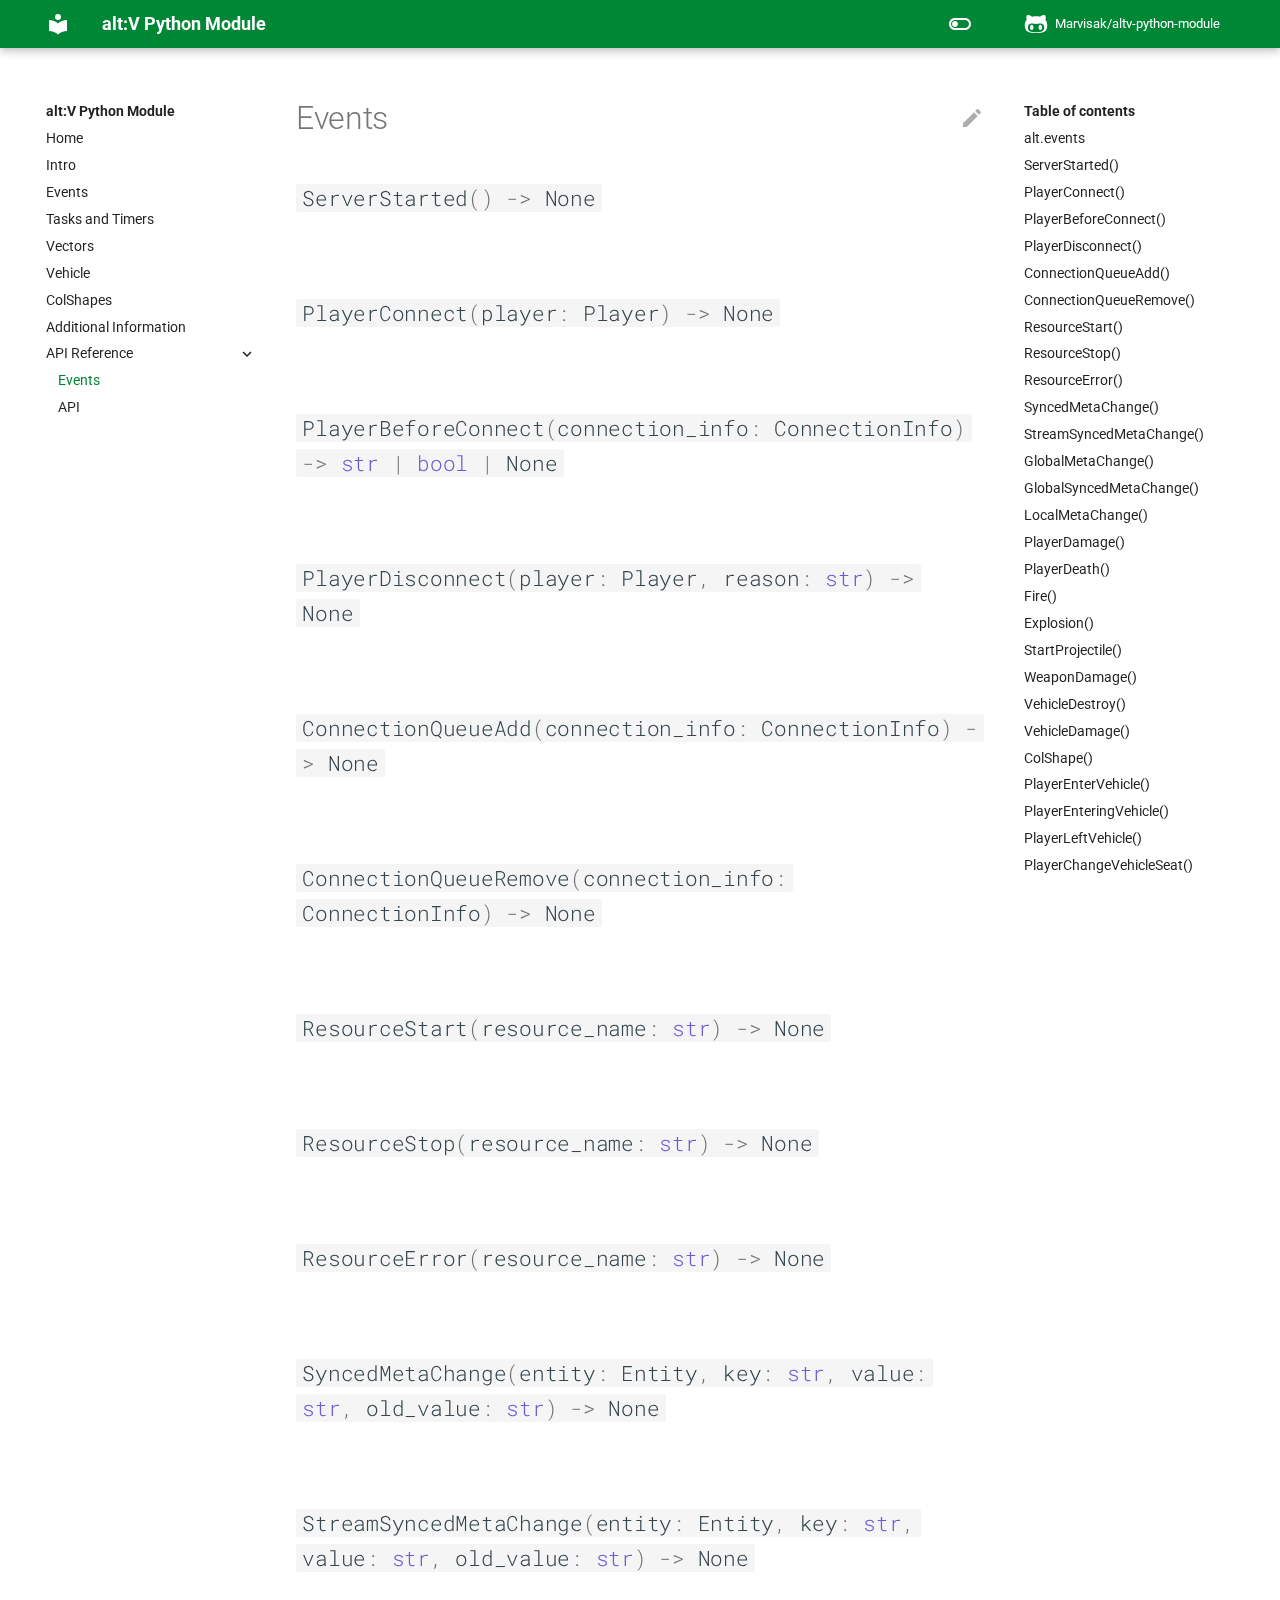
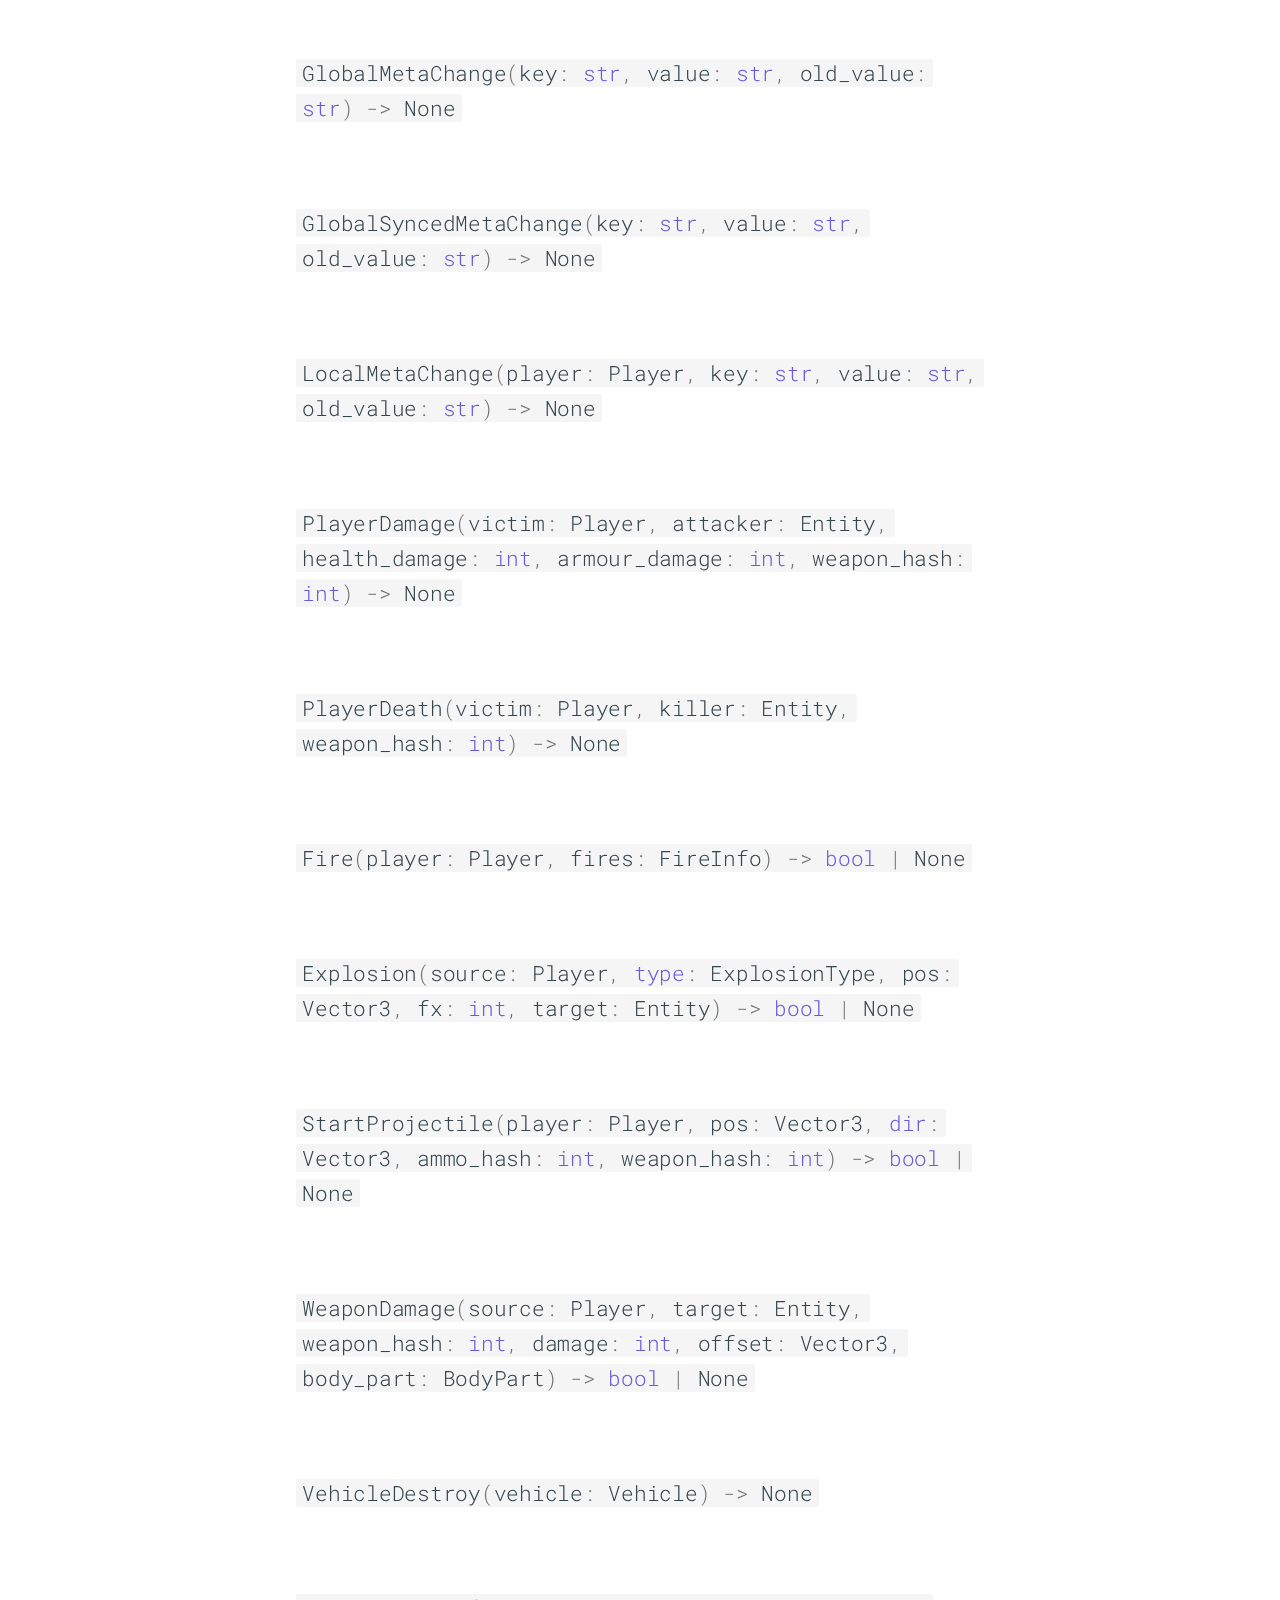
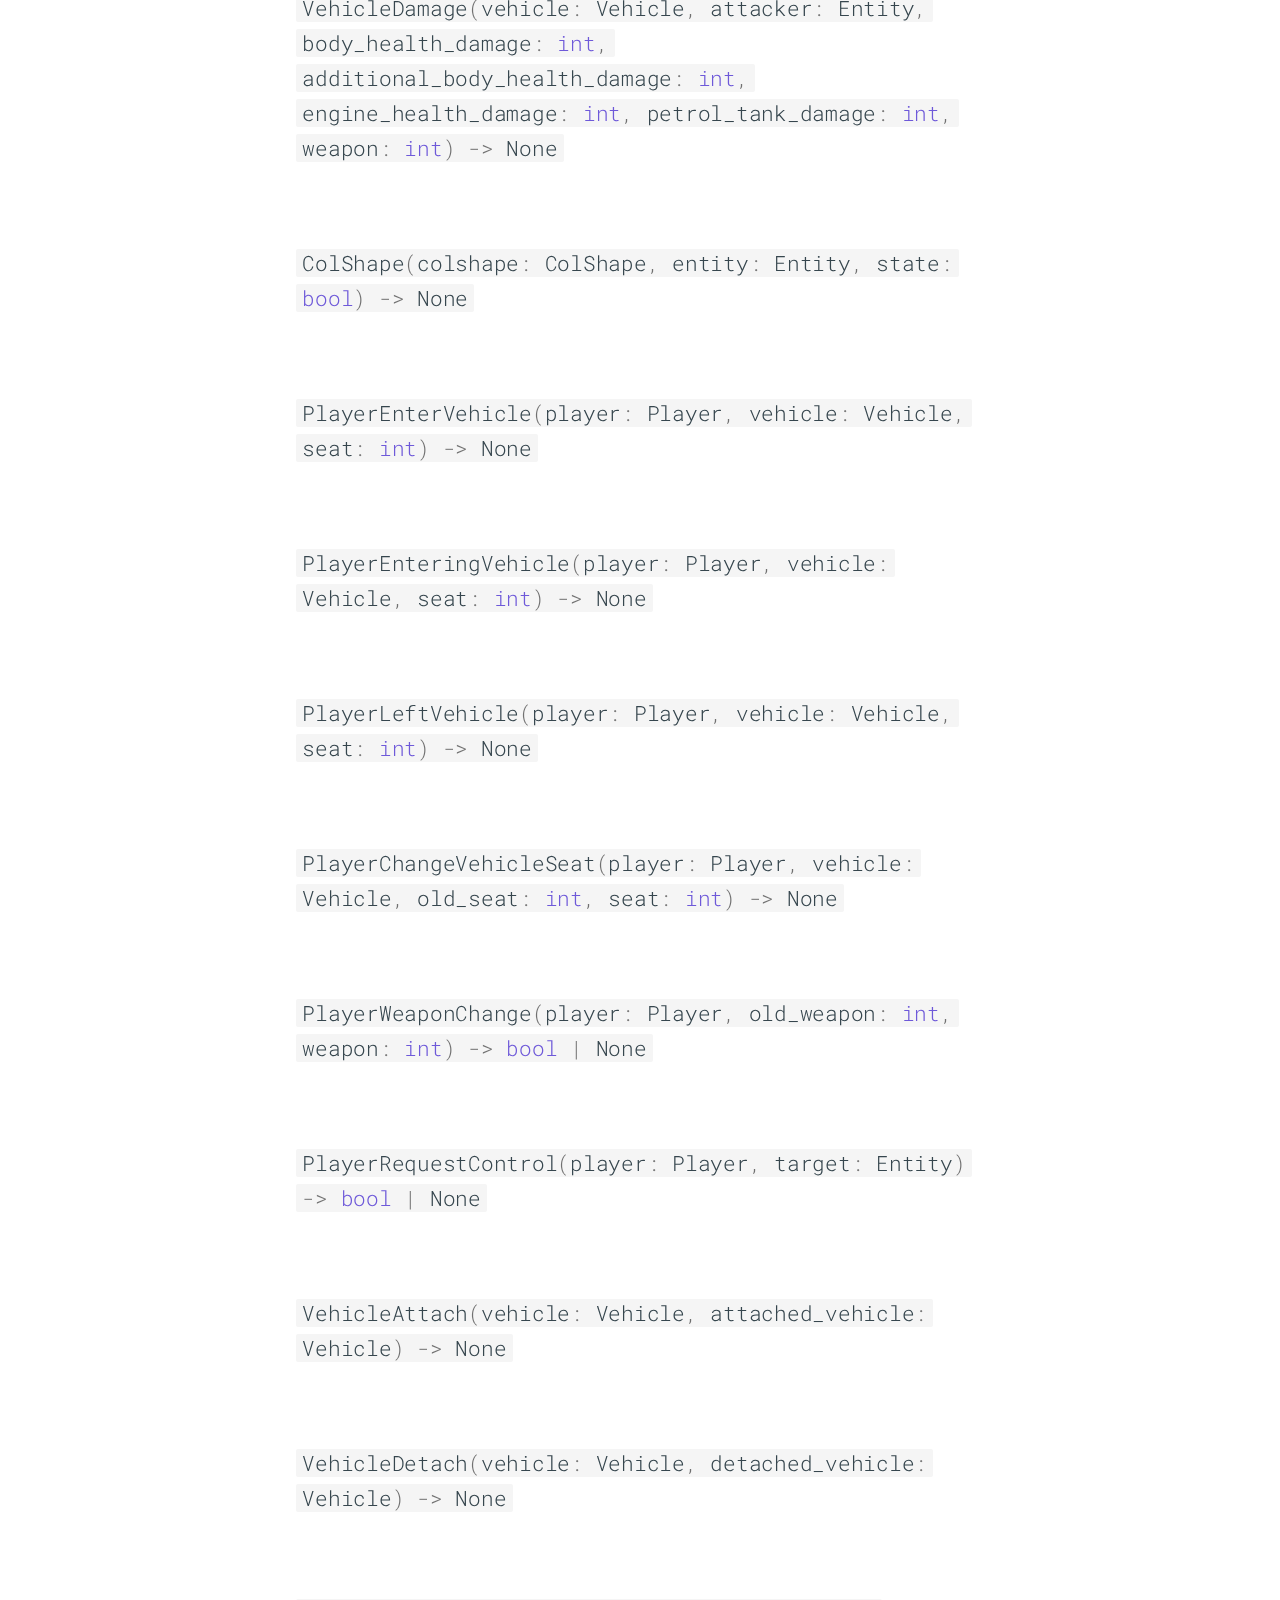
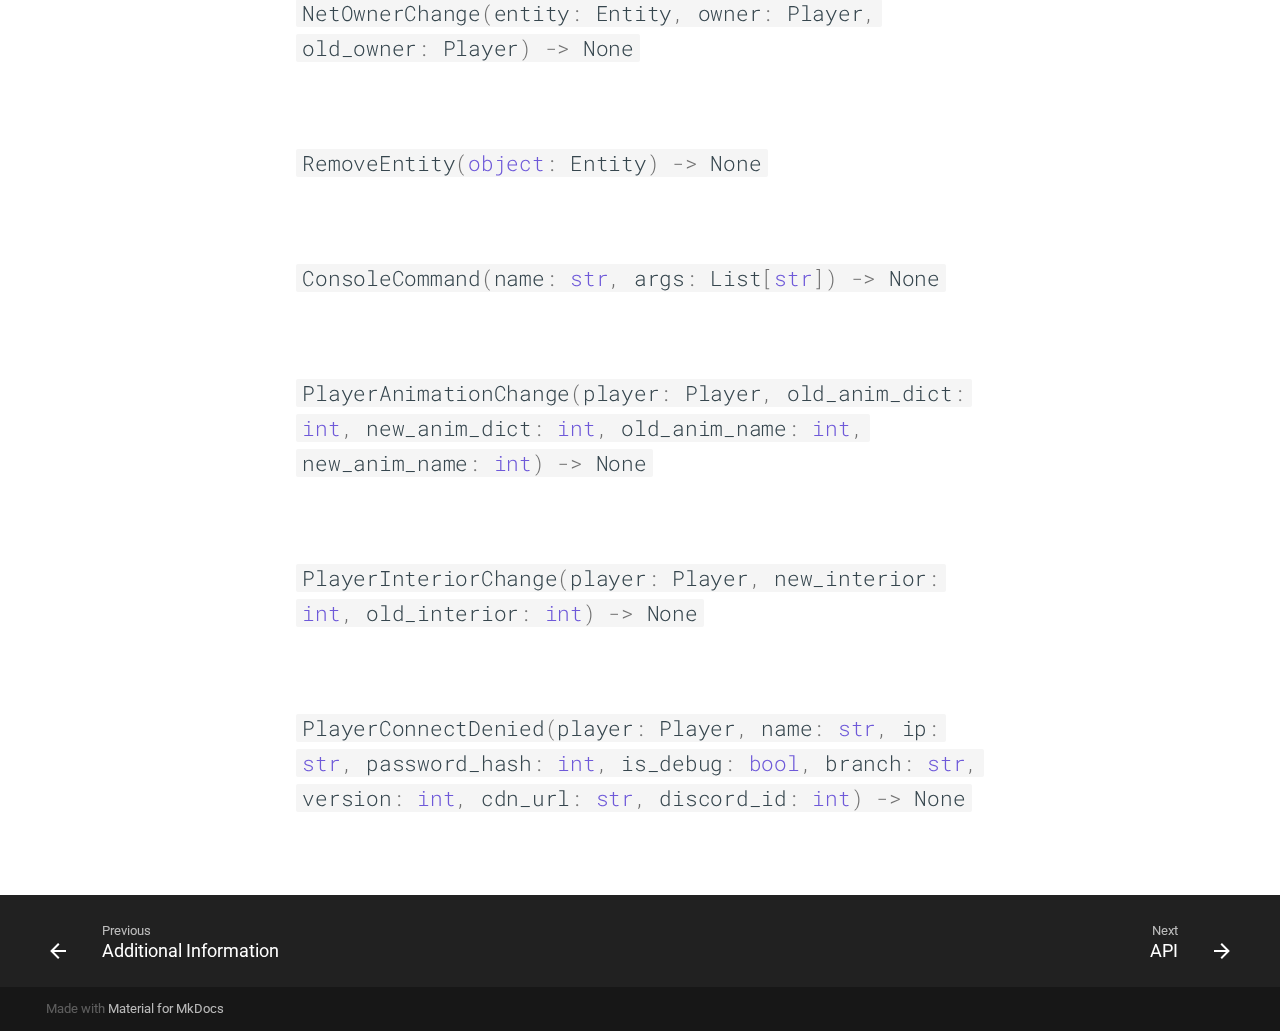
<file: api-reference/events/index.html>
<!doctype html>
<html lang="en" class="no-js">
  <head>
    
      <meta charset="utf-8">
      <meta name="viewport" content="width=device-width,initial-scale=1">
      
      
      
      <link rel="icon" href="../../assets/images/favicon.png">
      <meta name="generator" content="mkdocs-1.3.0, mkdocs-material-8.3.8">
    
    
      
        <title>Events - alt:V Python Module</title>
      
    
    
      <link rel="stylesheet" href="../../assets/stylesheets/main.1d29e8d0.min.css">
      
        
        <link rel="stylesheet" href="../../assets/stylesheets/palette.cbb835fc.min.css">
        
      
      
    
    
    
      
        
        
        <link rel="preconnect" href="https://fonts.gstatic.com" crossorigin>
        <link rel="stylesheet" href="https://fonts.googleapis.com/css?family=Roboto:300,300i,400,400i,700,700i%7CRoboto+Mono:400,400i,700,700i&display=fallback">
        <style>:root{--md-text-font:"Roboto";--md-code-font:"Roboto Mono"}</style>
      
    
    
      <link rel="stylesheet" href="../../assets/_mkdocstrings.css">
    
      <link rel="stylesheet" href="../../stylesheets/extra.css">
    
    <script>__md_scope=new URL("../..",location),__md_get=(e,_=localStorage,t=__md_scope)=>JSON.parse(_.getItem(t.pathname+"."+e)),__md_set=(e,_,t=localStorage,a=__md_scope)=>{try{t.setItem(a.pathname+"."+e,JSON.stringify(_))}catch(e){}}</script>
    
      

    
    
  </head>
  
  
    
    
      
    
    
    
    
    <body dir="ltr" data-md-color-scheme="default" data-md-color-primary="" data-md-color-accent="">
  
    
    
      <script>var palette=__md_get("__palette");if(palette&&"object"==typeof palette.color)for(var key of Object.keys(palette.color))document.body.setAttribute("data-md-color-"+key,palette.color[key])</script>
    
    <input class="md-toggle" data-md-toggle="drawer" type="checkbox" id="__drawer" autocomplete="off">
    <input class="md-toggle" data-md-toggle="search" type="checkbox" id="__search" autocomplete="off">
    <label class="md-overlay" for="__drawer"></label>
    <div data-md-component="skip">
      
        
        <a href="#alt.events" class="md-skip">
          Skip to content
        </a>
      
    </div>
    <div data-md-component="announce">
      
    </div>
    
    
      

<header class="md-header" data-md-component="header">
  <nav class="md-header__inner md-grid" aria-label="Header">
    <a href="../.." title="alt:V Python Module" class="md-header__button md-logo" aria-label="alt:V Python Module" data-md-component="logo">
      
  
  <svg xmlns="http://www.w3.org/2000/svg" viewBox="0 0 24 24"><path d="M12 8a3 3 0 0 0 3-3 3 3 0 0 0-3-3 3 3 0 0 0-3 3 3 3 0 0 0 3 3m0 3.54C9.64 9.35 6.5 8 3 8v11c3.5 0 6.64 1.35 9 3.54 2.36-2.19 5.5-3.54 9-3.54V8c-3.5 0-6.64 1.35-9 3.54Z"/></svg>

    </a>
    <label class="md-header__button md-icon" for="__drawer">
      <svg xmlns="http://www.w3.org/2000/svg" viewBox="0 0 24 24"><path d="M3 6h18v2H3V6m0 5h18v2H3v-2m0 5h18v2H3v-2Z"/></svg>
    </label>
    <div class="md-header__title" data-md-component="header-title">
      <div class="md-header__ellipsis">
        <div class="md-header__topic">
          <span class="md-ellipsis">
            alt:V Python Module
          </span>
        </div>
        <div class="md-header__topic" data-md-component="header-topic">
          <span class="md-ellipsis">
            
              Events
            
          </span>
        </div>
      </div>
    </div>
    
      <form class="md-header__option" data-md-component="palette">
        
          
          
          <input class="md-option" data-md-color-media="(prefers-color-scheme: light)" data-md-color-scheme="default" data-md-color-primary="" data-md-color-accent=""  aria-label="Switch to dark mode"  type="radio" name="__palette" id="__palette_1">
          
            <label class="md-header__button md-icon" title="Switch to dark mode" for="__palette_2" hidden>
              <svg xmlns="http://www.w3.org/2000/svg" viewBox="0 0 24 24"><path d="M17 6H7c-3.31 0-6 2.69-6 6s2.69 6 6 6h10c3.31 0 6-2.69 6-6s-2.69-6-6-6zm0 10H7c-2.21 0-4-1.79-4-4s1.79-4 4-4h10c2.21 0 4 1.79 4 4s-1.79 4-4 4zM7 9c-1.66 0-3 1.34-3 3s1.34 3 3 3 3-1.34 3-3-1.34-3-3-3z"/></svg>
            </label>
          
        
          
          
          <input class="md-option" data-md-color-media="(prefers-color-scheme: dark)" data-md-color-scheme="slate" data-md-color-primary="" data-md-color-accent=""  aria-label="Switch to light mode"  type="radio" name="__palette" id="__palette_2">
          
            <label class="md-header__button md-icon" title="Switch to light mode" for="__palette_1" hidden>
              <svg xmlns="http://www.w3.org/2000/svg" viewBox="0 0 24 24"><path d="M17 7H7a5 5 0 0 0-5 5 5 5 0 0 0 5 5h10a5 5 0 0 0 5-5 5 5 0 0 0-5-5m0 8a3 3 0 0 1-3-3 3 3 0 0 1 3-3 3 3 0 0 1 3 3 3 3 0 0 1-3 3Z"/></svg>
            </label>
          
        
      </form>
    
    
    
    
      <div class="md-header__source">
        <a href="https://github.com/Marvisak/altv-python-module" title="Go to repository" class="md-source" data-md-component="source">
  <div class="md-source__icon md-icon">
    
    <svg xmlns="http://www.w3.org/2000/svg" viewBox="0 0 480 512"><!--! Font Awesome Free 6.1.1 by @fontawesome - https://fontawesome.com License - https://fontawesome.com/license/free (Icons: CC BY 4.0, Fonts: SIL OFL 1.1, Code: MIT License) Copyright 2022 Fonticons, Inc.--><path d="M186.1 328.7c0 20.9-10.9 55.1-36.7 55.1s-36.7-34.2-36.7-55.1 10.9-55.1 36.7-55.1 36.7 34.2 36.7 55.1zM480 278.2c0 31.9-3.2 65.7-17.5 95-37.9 76.6-142.1 74.8-216.7 74.8-75.8 0-186.2 2.7-225.6-74.8-14.6-29-20.2-63.1-20.2-95 0-41.9 13.9-81.5 41.5-113.6-5.2-15.8-7.7-32.4-7.7-48.8 0-21.5 4.9-32.3 14.6-51.8 45.3 0 74.3 9 108.8 36 29-6.9 58.8-10 88.7-10 27 0 54.2 2.9 80.4 9.2 34-26.7 63-35.2 107.8-35.2 9.8 19.5 14.6 30.3 14.6 51.8 0 16.4-2.6 32.7-7.7 48.2 27.5 32.4 39 72.3 39 114.2zm-64.3 50.5c0-43.9-26.7-82.6-73.5-82.6-18.9 0-37 3.4-56 6-14.9 2.3-29.8 3.2-45.1 3.2-15.2 0-30.1-.9-45.1-3.2-18.7-2.6-37-6-56-6-46.8 0-73.5 38.7-73.5 82.6 0 87.8 80.4 101.3 150.4 101.3h48.2c70.3 0 150.6-13.4 150.6-101.3zm-82.6-55.1c-25.8 0-36.7 34.2-36.7 55.1s10.9 55.1 36.7 55.1 36.7-34.2 36.7-55.1-10.9-55.1-36.7-55.1z"/></svg>
  </div>
  <div class="md-source__repository">
    Marvisak/altv-python-module
  </div>
</a>
      </div>
    
  </nav>
  
</header>
    
    <div class="md-container" data-md-component="container">
      
      
        
          
        
      
      <main class="md-main" data-md-component="main">
        <div class="md-main__inner md-grid">
          
            
              
              <div class="md-sidebar md-sidebar--primary" data-md-component="sidebar" data-md-type="navigation" >
                <div class="md-sidebar__scrollwrap">
                  <div class="md-sidebar__inner">
                    


<nav class="md-nav md-nav--primary" aria-label="Navigation" data-md-level="0">
  <label class="md-nav__title" for="__drawer">
    <a href="../.." title="alt:V Python Module" class="md-nav__button md-logo" aria-label="alt:V Python Module" data-md-component="logo">
      
  
  <svg xmlns="http://www.w3.org/2000/svg" viewBox="0 0 24 24"><path d="M12 8a3 3 0 0 0 3-3 3 3 0 0 0-3-3 3 3 0 0 0-3 3 3 3 0 0 0 3 3m0 3.54C9.64 9.35 6.5 8 3 8v11c3.5 0 6.64 1.35 9 3.54 2.36-2.19 5.5-3.54 9-3.54V8c-3.5 0-6.64 1.35-9 3.54Z"/></svg>

    </a>
    alt:V Python Module
  </label>
  
    <div class="md-nav__source">
      <a href="https://github.com/Marvisak/altv-python-module" title="Go to repository" class="md-source" data-md-component="source">
  <div class="md-source__icon md-icon">
    
    <svg xmlns="http://www.w3.org/2000/svg" viewBox="0 0 480 512"><!--! Font Awesome Free 6.1.1 by @fontawesome - https://fontawesome.com License - https://fontawesome.com/license/free (Icons: CC BY 4.0, Fonts: SIL OFL 1.1, Code: MIT License) Copyright 2022 Fonticons, Inc.--><path d="M186.1 328.7c0 20.9-10.9 55.1-36.7 55.1s-36.7-34.2-36.7-55.1 10.9-55.1 36.7-55.1 36.7 34.2 36.7 55.1zM480 278.2c0 31.9-3.2 65.7-17.5 95-37.9 76.6-142.1 74.8-216.7 74.8-75.8 0-186.2 2.7-225.6-74.8-14.6-29-20.2-63.1-20.2-95 0-41.9 13.9-81.5 41.5-113.6-5.2-15.8-7.7-32.4-7.7-48.8 0-21.5 4.9-32.3 14.6-51.8 45.3 0 74.3 9 108.8 36 29-6.9 58.8-10 88.7-10 27 0 54.2 2.9 80.4 9.2 34-26.7 63-35.2 107.8-35.2 9.8 19.5 14.6 30.3 14.6 51.8 0 16.4-2.6 32.7-7.7 48.2 27.5 32.4 39 72.3 39 114.2zm-64.3 50.5c0-43.9-26.7-82.6-73.5-82.6-18.9 0-37 3.4-56 6-14.9 2.3-29.8 3.2-45.1 3.2-15.2 0-30.1-.9-45.1-3.2-18.7-2.6-37-6-56-6-46.8 0-73.5 38.7-73.5 82.6 0 87.8 80.4 101.3 150.4 101.3h48.2c70.3 0 150.6-13.4 150.6-101.3zm-82.6-55.1c-25.8 0-36.7 34.2-36.7 55.1s10.9 55.1 36.7 55.1 36.7-34.2 36.7-55.1-10.9-55.1-36.7-55.1z"/></svg>
  </div>
  <div class="md-source__repository">
    Marvisak/altv-python-module
  </div>
</a>
    </div>
  
  <ul class="md-nav__list" data-md-scrollfix>
    
      
      
      

  
  
  
    <li class="md-nav__item">
      <a href="../.." class="md-nav__link">
        Home
      </a>
    </li>
  

    
      
      
      

  
  
  
    <li class="md-nav__item">
      <a href="../../intro/" class="md-nav__link">
        Intro
      </a>
    </li>
  

    
      
      
      

  
  
  
    <li class="md-nav__item">
      <a href="../../events/" class="md-nav__link">
        Events
      </a>
    </li>
  

    
      
      
      

  
  
  
    <li class="md-nav__item">
      <a href="../../tasks/" class="md-nav__link">
        Tasks and Timers
      </a>
    </li>
  

    
      
      
      

  
  
  
    <li class="md-nav__item">
      <a href="../../vectors/" class="md-nav__link">
        Vectors
      </a>
    </li>
  

    
      
      
      

  
  
  
    <li class="md-nav__item">
      <a href="../../vehicle/" class="md-nav__link">
        Vehicle
      </a>
    </li>
  

    
      
      
      

  
  
  
    <li class="md-nav__item">
      <a href="../../colshapes/" class="md-nav__link">
        ColShapes
      </a>
    </li>
  

    
      
      
      

  
  
  
    <li class="md-nav__item">
      <a href="../../additional-information/" class="md-nav__link">
        Additional Information
      </a>
    </li>
  

    
      
      
      

  
  
    
  
  
    
    <li class="md-nav__item md-nav__item--active md-nav__item--nested">
      
      
        <input class="md-nav__toggle md-toggle" data-md-toggle="__nav_9" type="checkbox" id="__nav_9" checked>
      
      
      
      
        <label class="md-nav__link" for="__nav_9">
          API Reference
          <span class="md-nav__icon md-icon"></span>
        </label>
      
      <nav class="md-nav" aria-label="API Reference" data-md-level="1">
        <label class="md-nav__title" for="__nav_9">
          <span class="md-nav__icon md-icon"></span>
          API Reference
        </label>
        <ul class="md-nav__list" data-md-scrollfix>
          
            
              
  
  
    
  
  
    <li class="md-nav__item md-nav__item--active">
      
      <input class="md-nav__toggle md-toggle" data-md-toggle="toc" type="checkbox" id="__toc">
      
      
      
        <label class="md-nav__link md-nav__link--active" for="__toc">
          Events
          <span class="md-nav__icon md-icon"></span>
        </label>
      
      <a href="./" class="md-nav__link md-nav__link--active">
        Events
      </a>
      
        

<nav class="md-nav md-nav--secondary" aria-label="Table of contents">
  
  
  
  
    <label class="md-nav__title" for="__toc">
      <span class="md-nav__icon md-icon"></span>
      Table of contents
    </label>
    <ul class="md-nav__list" data-md-component="toc" data-md-scrollfix>
      
        <li class="md-nav__item">
  <a href="#alt.events" class="md-nav__link">
    alt.events
  </a>
  
</li>
      
        <li class="md-nav__item">
  <a href="#alt.events.ServerStarted" class="md-nav__link">
    ServerStarted()
  </a>
  
</li>
      
        <li class="md-nav__item">
  <a href="#alt.events.PlayerConnect" class="md-nav__link">
    PlayerConnect()
  </a>
  
</li>
      
        <li class="md-nav__item">
  <a href="#alt.events.PlayerBeforeConnect" class="md-nav__link">
    PlayerBeforeConnect()
  </a>
  
</li>
      
        <li class="md-nav__item">
  <a href="#alt.events.PlayerDisconnect" class="md-nav__link">
    PlayerDisconnect()
  </a>
  
</li>
      
        <li class="md-nav__item">
  <a href="#alt.events.ConnectionQueueAdd" class="md-nav__link">
    ConnectionQueueAdd()
  </a>
  
</li>
      
        <li class="md-nav__item">
  <a href="#alt.events.ConnectionQueueRemove" class="md-nav__link">
    ConnectionQueueRemove()
  </a>
  
</li>
      
        <li class="md-nav__item">
  <a href="#alt.events.ResourceStart" class="md-nav__link">
    ResourceStart()
  </a>
  
</li>
      
        <li class="md-nav__item">
  <a href="#alt.events.ResourceStop" class="md-nav__link">
    ResourceStop()
  </a>
  
</li>
      
        <li class="md-nav__item">
  <a href="#alt.events.ResourceError" class="md-nav__link">
    ResourceError()
  </a>
  
</li>
      
        <li class="md-nav__item">
  <a href="#alt.events.SyncedMetaChange" class="md-nav__link">
    SyncedMetaChange()
  </a>
  
</li>
      
        <li class="md-nav__item">
  <a href="#alt.events.StreamSyncedMetaChange" class="md-nav__link">
    StreamSyncedMetaChange()
  </a>
  
</li>
      
        <li class="md-nav__item">
  <a href="#alt.events.GlobalMetaChange" class="md-nav__link">
    GlobalMetaChange()
  </a>
  
</li>
      
        <li class="md-nav__item">
  <a href="#alt.events.GlobalSyncedMetaChange" class="md-nav__link">
    GlobalSyncedMetaChange()
  </a>
  
</li>
      
        <li class="md-nav__item">
  <a href="#alt.events.LocalMetaChange" class="md-nav__link">
    LocalMetaChange()
  </a>
  
</li>
      
        <li class="md-nav__item">
  <a href="#alt.events.PlayerDamage" class="md-nav__link">
    PlayerDamage()
  </a>
  
</li>
      
        <li class="md-nav__item">
  <a href="#alt.events.PlayerDeath" class="md-nav__link">
    PlayerDeath()
  </a>
  
</li>
      
        <li class="md-nav__item">
  <a href="#alt.events.Fire" class="md-nav__link">
    Fire()
  </a>
  
</li>
      
        <li class="md-nav__item">
  <a href="#alt.events.Explosion" class="md-nav__link">
    Explosion()
  </a>
  
</li>
      
        <li class="md-nav__item">
  <a href="#alt.events.StartProjectile" class="md-nav__link">
    StartProjectile()
  </a>
  
</li>
      
        <li class="md-nav__item">
  <a href="#alt.events.WeaponDamage" class="md-nav__link">
    WeaponDamage()
  </a>
  
</li>
      
        <li class="md-nav__item">
  <a href="#alt.events.VehicleDestroy" class="md-nav__link">
    VehicleDestroy()
  </a>
  
</li>
      
        <li class="md-nav__item">
  <a href="#alt.events.VehicleDamage" class="md-nav__link">
    VehicleDamage()
  </a>
  
</li>
      
        <li class="md-nav__item">
  <a href="#alt.events.ColShape" class="md-nav__link">
    ColShape()
  </a>
  
</li>
      
        <li class="md-nav__item">
  <a href="#alt.events.PlayerEnterVehicle" class="md-nav__link">
    PlayerEnterVehicle()
  </a>
  
</li>
      
        <li class="md-nav__item">
  <a href="#alt.events.PlayerEnteringVehicle" class="md-nav__link">
    PlayerEnteringVehicle()
  </a>
  
</li>
      
        <li class="md-nav__item">
  <a href="#alt.events.PlayerLeftVehicle" class="md-nav__link">
    PlayerLeftVehicle()
  </a>
  
</li>
      
        <li class="md-nav__item">
  <a href="#alt.events.PlayerChangeVehicleSeat" class="md-nav__link">
    PlayerChangeVehicleSeat()
  </a>
  
</li>
      
        <li class="md-nav__item">
  <a href="#alt.events.PlayerWeaponChange" class="md-nav__link">
    PlayerWeaponChange()
  </a>
  
</li>
      
        <li class="md-nav__item">
  <a href="#alt.events.PlayerRequestControl" class="md-nav__link">
    PlayerRequestControl()
  </a>
  
</li>
      
        <li class="md-nav__item">
  <a href="#alt.events.VehicleAttach" class="md-nav__link">
    VehicleAttach()
  </a>
  
</li>
      
        <li class="md-nav__item">
  <a href="#alt.events.VehicleDetach" class="md-nav__link">
    VehicleDetach()
  </a>
  
</li>
      
        <li class="md-nav__item">
  <a href="#alt.events.NetOwnerChange" class="md-nav__link">
    NetOwnerChange()
  </a>
  
</li>
      
        <li class="md-nav__item">
  <a href="#alt.events.RemoveEntity" class="md-nav__link">
    RemoveEntity()
  </a>
  
</li>
      
        <li class="md-nav__item">
  <a href="#alt.events.ConsoleCommand" class="md-nav__link">
    ConsoleCommand()
  </a>
  
</li>
      
        <li class="md-nav__item">
  <a href="#alt.events.PlayerAnimationChange" class="md-nav__link">
    PlayerAnimationChange()
  </a>
  
</li>
      
        <li class="md-nav__item">
  <a href="#alt.events.PlayerInteriorChange" class="md-nav__link">
    PlayerInteriorChange()
  </a>
  
</li>
      
        <li class="md-nav__item">
  <a href="#alt.events.PlayerConnectDenied" class="md-nav__link">
    PlayerConnectDenied()
  </a>
  
</li>
      
    </ul>
  
</nav>
      
    </li>
  

            
          
            
              
  
  
  
    <li class="md-nav__item">
      <a href="../api/" class="md-nav__link">
        API
      </a>
    </li>
  

            
          
        </ul>
      </nav>
    </li>
  

    
  </ul>
</nav>
                  </div>
                </div>
              </div>
            
            
              
              <div class="md-sidebar md-sidebar--secondary" data-md-component="sidebar" data-md-type="toc" >
                <div class="md-sidebar__scrollwrap">
                  <div class="md-sidebar__inner">
                    

<nav class="md-nav md-nav--secondary" aria-label="Table of contents">
  
  
  
  
    <label class="md-nav__title" for="__toc">
      <span class="md-nav__icon md-icon"></span>
      Table of contents
    </label>
    <ul class="md-nav__list" data-md-component="toc" data-md-scrollfix>
      
        <li class="md-nav__item">
  <a href="#alt.events" class="md-nav__link">
    alt.events
  </a>
  
</li>
      
        <li class="md-nav__item">
  <a href="#alt.events.ServerStarted" class="md-nav__link">
    ServerStarted()
  </a>
  
</li>
      
        <li class="md-nav__item">
  <a href="#alt.events.PlayerConnect" class="md-nav__link">
    PlayerConnect()
  </a>
  
</li>
      
        <li class="md-nav__item">
  <a href="#alt.events.PlayerBeforeConnect" class="md-nav__link">
    PlayerBeforeConnect()
  </a>
  
</li>
      
        <li class="md-nav__item">
  <a href="#alt.events.PlayerDisconnect" class="md-nav__link">
    PlayerDisconnect()
  </a>
  
</li>
      
        <li class="md-nav__item">
  <a href="#alt.events.ConnectionQueueAdd" class="md-nav__link">
    ConnectionQueueAdd()
  </a>
  
</li>
      
        <li class="md-nav__item">
  <a href="#alt.events.ConnectionQueueRemove" class="md-nav__link">
    ConnectionQueueRemove()
  </a>
  
</li>
      
        <li class="md-nav__item">
  <a href="#alt.events.ResourceStart" class="md-nav__link">
    ResourceStart()
  </a>
  
</li>
      
        <li class="md-nav__item">
  <a href="#alt.events.ResourceStop" class="md-nav__link">
    ResourceStop()
  </a>
  
</li>
      
        <li class="md-nav__item">
  <a href="#alt.events.ResourceError" class="md-nav__link">
    ResourceError()
  </a>
  
</li>
      
        <li class="md-nav__item">
  <a href="#alt.events.SyncedMetaChange" class="md-nav__link">
    SyncedMetaChange()
  </a>
  
</li>
      
        <li class="md-nav__item">
  <a href="#alt.events.StreamSyncedMetaChange" class="md-nav__link">
    StreamSyncedMetaChange()
  </a>
  
</li>
      
        <li class="md-nav__item">
  <a href="#alt.events.GlobalMetaChange" class="md-nav__link">
    GlobalMetaChange()
  </a>
  
</li>
      
        <li class="md-nav__item">
  <a href="#alt.events.GlobalSyncedMetaChange" class="md-nav__link">
    GlobalSyncedMetaChange()
  </a>
  
</li>
      
        <li class="md-nav__item">
  <a href="#alt.events.LocalMetaChange" class="md-nav__link">
    LocalMetaChange()
  </a>
  
</li>
      
        <li class="md-nav__item">
  <a href="#alt.events.PlayerDamage" class="md-nav__link">
    PlayerDamage()
  </a>
  
</li>
      
        <li class="md-nav__item">
  <a href="#alt.events.PlayerDeath" class="md-nav__link">
    PlayerDeath()
  </a>
  
</li>
      
        <li class="md-nav__item">
  <a href="#alt.events.Fire" class="md-nav__link">
    Fire()
  </a>
  
</li>
      
        <li class="md-nav__item">
  <a href="#alt.events.Explosion" class="md-nav__link">
    Explosion()
  </a>
  
</li>
      
        <li class="md-nav__item">
  <a href="#alt.events.StartProjectile" class="md-nav__link">
    StartProjectile()
  </a>
  
</li>
      
        <li class="md-nav__item">
  <a href="#alt.events.WeaponDamage" class="md-nav__link">
    WeaponDamage()
  </a>
  
</li>
      
        <li class="md-nav__item">
  <a href="#alt.events.VehicleDestroy" class="md-nav__link">
    VehicleDestroy()
  </a>
  
</li>
      
        <li class="md-nav__item">
  <a href="#alt.events.VehicleDamage" class="md-nav__link">
    VehicleDamage()
  </a>
  
</li>
      
        <li class="md-nav__item">
  <a href="#alt.events.ColShape" class="md-nav__link">
    ColShape()
  </a>
  
</li>
      
        <li class="md-nav__item">
  <a href="#alt.events.PlayerEnterVehicle" class="md-nav__link">
    PlayerEnterVehicle()
  </a>
  
</li>
      
        <li class="md-nav__item">
  <a href="#alt.events.PlayerEnteringVehicle" class="md-nav__link">
    PlayerEnteringVehicle()
  </a>
  
</li>
      
        <li class="md-nav__item">
  <a href="#alt.events.PlayerLeftVehicle" class="md-nav__link">
    PlayerLeftVehicle()
  </a>
  
</li>
      
        <li class="md-nav__item">
  <a href="#alt.events.PlayerChangeVehicleSeat" class="md-nav__link">
    PlayerChangeVehicleSeat()
  </a>
  
</li>
      
        <li class="md-nav__item">
  <a href="#alt.events.PlayerWeaponChange" class="md-nav__link">
    PlayerWeaponChange()
  </a>
  
</li>
      
        <li class="md-nav__item">
  <a href="#alt.events.PlayerRequestControl" class="md-nav__link">
    PlayerRequestControl()
  </a>
  
</li>
      
        <li class="md-nav__item">
  <a href="#alt.events.VehicleAttach" class="md-nav__link">
    VehicleAttach()
  </a>
  
</li>
      
        <li class="md-nav__item">
  <a href="#alt.events.VehicleDetach" class="md-nav__link">
    VehicleDetach()
  </a>
  
</li>
      
        <li class="md-nav__item">
  <a href="#alt.events.NetOwnerChange" class="md-nav__link">
    NetOwnerChange()
  </a>
  
</li>
      
        <li class="md-nav__item">
  <a href="#alt.events.RemoveEntity" class="md-nav__link">
    RemoveEntity()
  </a>
  
</li>
      
        <li class="md-nav__item">
  <a href="#alt.events.ConsoleCommand" class="md-nav__link">
    ConsoleCommand()
  </a>
  
</li>
      
        <li class="md-nav__item">
  <a href="#alt.events.PlayerAnimationChange" class="md-nav__link">
    PlayerAnimationChange()
  </a>
  
</li>
      
        <li class="md-nav__item">
  <a href="#alt.events.PlayerInteriorChange" class="md-nav__link">
    PlayerInteriorChange()
  </a>
  
</li>
      
        <li class="md-nav__item">
  <a href="#alt.events.PlayerConnectDenied" class="md-nav__link">
    PlayerConnectDenied()
  </a>
  
</li>
      
    </ul>
  
</nav>
                  </div>
                </div>
              </div>
            
          
          <div class="md-content" data-md-component="content">
            <article class="md-content__inner md-typeset">
              
                
  <a href="https://github.com/Marvisak/altv-python-module/edit/dev/docs/articles/api-reference/events.md" title="Edit this page" class="md-content__button md-icon">
    <svg xmlns="http://www.w3.org/2000/svg" viewBox="0 0 24 24"><path d="M20.71 7.04c.39-.39.39-1.04 0-1.41l-2.34-2.34c-.37-.39-1.02-.39-1.41 0l-1.84 1.83 3.75 3.75M3 17.25V21h3.75L17.81 9.93l-3.75-3.75L3 17.25Z"/></svg>
  </a>



  <h1>Events</h1>

<div class="doc doc-object doc-module">


<a id="alt.events"></a>
  <div class="doc doc-contents first">

  

  <div class="doc doc-children">









<div class="doc doc-object doc-function">



<h2 id="alt.events.ServerStarted" class="doc doc-heading">
<code class="highlight language-python"><span class="n">ServerStarted</span><span class="p">()</span> <span class="o">-&gt;</span> <span class="kc">None</span></code>

</h2>


  <div class="doc doc-contents ">

  </div>

</div>

<div class="doc doc-object doc-function">



<h2 id="alt.events.PlayerConnect" class="doc doc-heading">
<code class="highlight language-python"><span class="n">PlayerConnect</span><span class="p">(</span><span class="n">player</span><span class="p">:</span> <span class="n">Player</span><span class="p">)</span> <span class="o">-&gt;</span> <span class="kc">None</span></code>

</h2>


  <div class="doc doc-contents ">

  </div>

</div>

<div class="doc doc-object doc-function">



<h2 id="alt.events.PlayerBeforeConnect" class="doc doc-heading">
<code class="highlight language-python"><span class="n">PlayerBeforeConnect</span><span class="p">(</span><span class="n">connection_info</span><span class="p">:</span> <span class="n">ConnectionInfo</span><span class="p">)</span> <span class="o">-&gt;</span> <span class="nb">str</span> <span class="o">|</span> <span class="nb">bool</span> <span class="o">|</span> <span class="kc">None</span></code>

</h2>


  <div class="doc doc-contents ">

  </div>

</div>

<div class="doc doc-object doc-function">



<h2 id="alt.events.PlayerDisconnect" class="doc doc-heading">
<code class="highlight language-python"><span class="n">PlayerDisconnect</span><span class="p">(</span><span class="n">player</span><span class="p">:</span> <span class="n">Player</span><span class="p">,</span> <span class="n">reason</span><span class="p">:</span> <span class="nb">str</span><span class="p">)</span> <span class="o">-&gt;</span> <span class="kc">None</span></code>

</h2>


  <div class="doc doc-contents ">

  </div>

</div>

<div class="doc doc-object doc-function">



<h2 id="alt.events.ConnectionQueueAdd" class="doc doc-heading">
<code class="highlight language-python"><span class="n">ConnectionQueueAdd</span><span class="p">(</span><span class="n">connection_info</span><span class="p">:</span> <span class="n">ConnectionInfo</span><span class="p">)</span> <span class="o">-&gt;</span> <span class="kc">None</span></code>

</h2>


  <div class="doc doc-contents ">

  </div>

</div>

<div class="doc doc-object doc-function">



<h2 id="alt.events.ConnectionQueueRemove" class="doc doc-heading">
<code class="highlight language-python"><span class="n">ConnectionQueueRemove</span><span class="p">(</span><span class="n">connection_info</span><span class="p">:</span> <span class="n">ConnectionInfo</span><span class="p">)</span> <span class="o">-&gt;</span> <span class="kc">None</span></code>

</h2>


  <div class="doc doc-contents ">

  </div>

</div>

<div class="doc doc-object doc-function">



<h2 id="alt.events.ResourceStart" class="doc doc-heading">
<code class="highlight language-python"><span class="n">ResourceStart</span><span class="p">(</span><span class="n">resource_name</span><span class="p">:</span> <span class="nb">str</span><span class="p">)</span> <span class="o">-&gt;</span> <span class="kc">None</span></code>

</h2>


  <div class="doc doc-contents ">

  </div>

</div>

<div class="doc doc-object doc-function">



<h2 id="alt.events.ResourceStop" class="doc doc-heading">
<code class="highlight language-python"><span class="n">ResourceStop</span><span class="p">(</span><span class="n">resource_name</span><span class="p">:</span> <span class="nb">str</span><span class="p">)</span> <span class="o">-&gt;</span> <span class="kc">None</span></code>

</h2>


  <div class="doc doc-contents ">

  </div>

</div>

<div class="doc doc-object doc-function">



<h2 id="alt.events.ResourceError" class="doc doc-heading">
<code class="highlight language-python"><span class="n">ResourceError</span><span class="p">(</span><span class="n">resource_name</span><span class="p">:</span> <span class="nb">str</span><span class="p">)</span> <span class="o">-&gt;</span> <span class="kc">None</span></code>

</h2>


  <div class="doc doc-contents ">

  </div>

</div>

<div class="doc doc-object doc-function">



<h2 id="alt.events.SyncedMetaChange" class="doc doc-heading">
<code class="highlight language-python"><span class="n">SyncedMetaChange</span><span class="p">(</span><span class="n">entity</span><span class="p">:</span> <span class="n">Entity</span><span class="p">,</span> <span class="n">key</span><span class="p">:</span> <span class="nb">str</span><span class="p">,</span> <span class="n">value</span><span class="p">:</span> <span class="nb">str</span><span class="p">,</span> <span class="n">old_value</span><span class="p">:</span> <span class="nb">str</span><span class="p">)</span> <span class="o">-&gt;</span> <span class="kc">None</span></code>

</h2>


  <div class="doc doc-contents ">

  </div>

</div>

<div class="doc doc-object doc-function">



<h2 id="alt.events.StreamSyncedMetaChange" class="doc doc-heading">
<code class="highlight language-python"><span class="n">StreamSyncedMetaChange</span><span class="p">(</span><span class="n">entity</span><span class="p">:</span> <span class="n">Entity</span><span class="p">,</span> <span class="n">key</span><span class="p">:</span> <span class="nb">str</span><span class="p">,</span> <span class="n">value</span><span class="p">:</span> <span class="nb">str</span><span class="p">,</span> <span class="n">old_value</span><span class="p">:</span> <span class="nb">str</span><span class="p">)</span> <span class="o">-&gt;</span> <span class="kc">None</span></code>

</h2>


  <div class="doc doc-contents ">

  </div>

</div>

<div class="doc doc-object doc-function">



<h2 id="alt.events.GlobalMetaChange" class="doc doc-heading">
<code class="highlight language-python"><span class="n">GlobalMetaChange</span><span class="p">(</span><span class="n">key</span><span class="p">:</span> <span class="nb">str</span><span class="p">,</span> <span class="n">value</span><span class="p">:</span> <span class="nb">str</span><span class="p">,</span> <span class="n">old_value</span><span class="p">:</span> <span class="nb">str</span><span class="p">)</span> <span class="o">-&gt;</span> <span class="kc">None</span></code>

</h2>


  <div class="doc doc-contents ">

  </div>

</div>

<div class="doc doc-object doc-function">



<h2 id="alt.events.GlobalSyncedMetaChange" class="doc doc-heading">
<code class="highlight language-python"><span class="n">GlobalSyncedMetaChange</span><span class="p">(</span><span class="n">key</span><span class="p">:</span> <span class="nb">str</span><span class="p">,</span> <span class="n">value</span><span class="p">:</span> <span class="nb">str</span><span class="p">,</span> <span class="n">old_value</span><span class="p">:</span> <span class="nb">str</span><span class="p">)</span> <span class="o">-&gt;</span> <span class="kc">None</span></code>

</h2>


  <div class="doc doc-contents ">

  </div>

</div>

<div class="doc doc-object doc-function">



<h2 id="alt.events.LocalMetaChange" class="doc doc-heading">
<code class="highlight language-python"><span class="n">LocalMetaChange</span><span class="p">(</span><span class="n">player</span><span class="p">:</span> <span class="n">Player</span><span class="p">,</span> <span class="n">key</span><span class="p">:</span> <span class="nb">str</span><span class="p">,</span> <span class="n">value</span><span class="p">:</span> <span class="nb">str</span><span class="p">,</span> <span class="n">old_value</span><span class="p">:</span> <span class="nb">str</span><span class="p">)</span> <span class="o">-&gt;</span> <span class="kc">None</span></code>

</h2>


  <div class="doc doc-contents ">

  </div>

</div>

<div class="doc doc-object doc-function">



<h2 id="alt.events.PlayerDamage" class="doc doc-heading">
<code class="highlight language-python"><span class="n">PlayerDamage</span><span class="p">(</span><span class="n">victim</span><span class="p">:</span> <span class="n">Player</span><span class="p">,</span> <span class="n">attacker</span><span class="p">:</span> <span class="n">Entity</span><span class="p">,</span> <span class="n">health_damage</span><span class="p">:</span> <span class="nb">int</span><span class="p">,</span> <span class="n">armour_damage</span><span class="p">:</span> <span class="nb">int</span><span class="p">,</span> <span class="n">weapon_hash</span><span class="p">:</span> <span class="nb">int</span><span class="p">)</span> <span class="o">-&gt;</span> <span class="kc">None</span></code>

</h2>


  <div class="doc doc-contents ">

  </div>

</div>

<div class="doc doc-object doc-function">



<h2 id="alt.events.PlayerDeath" class="doc doc-heading">
<code class="highlight language-python"><span class="n">PlayerDeath</span><span class="p">(</span><span class="n">victim</span><span class="p">:</span> <span class="n">Player</span><span class="p">,</span> <span class="n">killer</span><span class="p">:</span> <span class="n">Entity</span><span class="p">,</span> <span class="n">weapon_hash</span><span class="p">:</span> <span class="nb">int</span><span class="p">)</span> <span class="o">-&gt;</span> <span class="kc">None</span></code>

</h2>


  <div class="doc doc-contents ">

  </div>

</div>

<div class="doc doc-object doc-function">



<h2 id="alt.events.Fire" class="doc doc-heading">
<code class="highlight language-python"><span class="n">Fire</span><span class="p">(</span><span class="n">player</span><span class="p">:</span> <span class="n">Player</span><span class="p">,</span> <span class="n">fires</span><span class="p">:</span> <span class="n">FireInfo</span><span class="p">)</span> <span class="o">-&gt;</span> <span class="nb">bool</span> <span class="o">|</span> <span class="kc">None</span></code>

</h2>


  <div class="doc doc-contents ">

  </div>

</div>

<div class="doc doc-object doc-function">



<h2 id="alt.events.Explosion" class="doc doc-heading">
<code class="highlight language-python"><span class="n">Explosion</span><span class="p">(</span><span class="n">source</span><span class="p">:</span> <span class="n">Player</span><span class="p">,</span> <span class="nb">type</span><span class="p">:</span> <span class="n">ExplosionType</span><span class="p">,</span> <span class="n">pos</span><span class="p">:</span> <span class="n">Vector3</span><span class="p">,</span> <span class="n">fx</span><span class="p">:</span> <span class="nb">int</span><span class="p">,</span> <span class="n">target</span><span class="p">:</span> <span class="n">Entity</span><span class="p">)</span> <span class="o">-&gt;</span> <span class="nb">bool</span> <span class="o">|</span> <span class="kc">None</span></code>

</h2>


  <div class="doc doc-contents ">

  </div>

</div>

<div class="doc doc-object doc-function">



<h2 id="alt.events.StartProjectile" class="doc doc-heading">
<code class="highlight language-python"><span class="n">StartProjectile</span><span class="p">(</span><span class="n">player</span><span class="p">:</span> <span class="n">Player</span><span class="p">,</span> <span class="n">pos</span><span class="p">:</span> <span class="n">Vector3</span><span class="p">,</span> <span class="nb">dir</span><span class="p">:</span> <span class="n">Vector3</span><span class="p">,</span> <span class="n">ammo_hash</span><span class="p">:</span> <span class="nb">int</span><span class="p">,</span> <span class="n">weapon_hash</span><span class="p">:</span> <span class="nb">int</span><span class="p">)</span> <span class="o">-&gt;</span> <span class="nb">bool</span> <span class="o">|</span> <span class="kc">None</span></code>

</h2>


  <div class="doc doc-contents ">

  </div>

</div>

<div class="doc doc-object doc-function">



<h2 id="alt.events.WeaponDamage" class="doc doc-heading">
<code class="highlight language-python"><span class="n">WeaponDamage</span><span class="p">(</span><span class="n">source</span><span class="p">:</span> <span class="n">Player</span><span class="p">,</span> <span class="n">target</span><span class="p">:</span> <span class="n">Entity</span><span class="p">,</span> <span class="n">weapon_hash</span><span class="p">:</span> <span class="nb">int</span><span class="p">,</span> <span class="n">damage</span><span class="p">:</span> <span class="nb">int</span><span class="p">,</span> <span class="n">offset</span><span class="p">:</span> <span class="n">Vector3</span><span class="p">,</span> <span class="n">body_part</span><span class="p">:</span> <span class="n">BodyPart</span><span class="p">)</span> <span class="o">-&gt;</span> <span class="nb">bool</span> <span class="o">|</span> <span class="kc">None</span></code>

</h2>


  <div class="doc doc-contents ">

  </div>

</div>

<div class="doc doc-object doc-function">



<h2 id="alt.events.VehicleDestroy" class="doc doc-heading">
<code class="highlight language-python"><span class="n">VehicleDestroy</span><span class="p">(</span><span class="n">vehicle</span><span class="p">:</span> <span class="n">Vehicle</span><span class="p">)</span> <span class="o">-&gt;</span> <span class="kc">None</span></code>

</h2>


  <div class="doc doc-contents ">

  </div>

</div>

<div class="doc doc-object doc-function">



<h2 id="alt.events.VehicleDamage" class="doc doc-heading">
<code class="highlight language-python"><span class="n">VehicleDamage</span><span class="p">(</span><span class="n">vehicle</span><span class="p">:</span> <span class="n">Vehicle</span><span class="p">,</span> <span class="n">attacker</span><span class="p">:</span> <span class="n">Entity</span><span class="p">,</span> <span class="n">body_health_damage</span><span class="p">:</span> <span class="nb">int</span><span class="p">,</span> <span class="n">additional_body_health_damage</span><span class="p">:</span> <span class="nb">int</span><span class="p">,</span> <span class="n">engine_health_damage</span><span class="p">:</span> <span class="nb">int</span><span class="p">,</span> <span class="n">petrol_tank_damage</span><span class="p">:</span> <span class="nb">int</span><span class="p">,</span> <span class="n">weapon</span><span class="p">:</span> <span class="nb">int</span><span class="p">)</span> <span class="o">-&gt;</span> <span class="kc">None</span></code>

</h2>


  <div class="doc doc-contents ">

  </div>

</div>

<div class="doc doc-object doc-function">



<h2 id="alt.events.ColShape" class="doc doc-heading">
<code class="highlight language-python"><span class="n">ColShape</span><span class="p">(</span><span class="n">colshape</span><span class="p">:</span> <span class="n">ColShape</span><span class="p">,</span> <span class="n">entity</span><span class="p">:</span> <span class="n">Entity</span><span class="p">,</span> <span class="n">state</span><span class="p">:</span> <span class="nb">bool</span><span class="p">)</span> <span class="o">-&gt;</span> <span class="kc">None</span></code>

</h2>


  <div class="doc doc-contents ">

  </div>

</div>

<div class="doc doc-object doc-function">



<h2 id="alt.events.PlayerEnterVehicle" class="doc doc-heading">
<code class="highlight language-python"><span class="n">PlayerEnterVehicle</span><span class="p">(</span><span class="n">player</span><span class="p">:</span> <span class="n">Player</span><span class="p">,</span> <span class="n">vehicle</span><span class="p">:</span> <span class="n">Vehicle</span><span class="p">,</span> <span class="n">seat</span><span class="p">:</span> <span class="nb">int</span><span class="p">)</span> <span class="o">-&gt;</span> <span class="kc">None</span></code>

</h2>


  <div class="doc doc-contents ">

  </div>

</div>

<div class="doc doc-object doc-function">



<h2 id="alt.events.PlayerEnteringVehicle" class="doc doc-heading">
<code class="highlight language-python"><span class="n">PlayerEnteringVehicle</span><span class="p">(</span><span class="n">player</span><span class="p">:</span> <span class="n">Player</span><span class="p">,</span> <span class="n">vehicle</span><span class="p">:</span> <span class="n">Vehicle</span><span class="p">,</span> <span class="n">seat</span><span class="p">:</span> <span class="nb">int</span><span class="p">)</span> <span class="o">-&gt;</span> <span class="kc">None</span></code>

</h2>


  <div class="doc doc-contents ">

  </div>

</div>

<div class="doc doc-object doc-function">



<h2 id="alt.events.PlayerLeftVehicle" class="doc doc-heading">
<code class="highlight language-python"><span class="n">PlayerLeftVehicle</span><span class="p">(</span><span class="n">player</span><span class="p">:</span> <span class="n">Player</span><span class="p">,</span> <span class="n">vehicle</span><span class="p">:</span> <span class="n">Vehicle</span><span class="p">,</span> <span class="n">seat</span><span class="p">:</span> <span class="nb">int</span><span class="p">)</span> <span class="o">-&gt;</span> <span class="kc">None</span></code>

</h2>


  <div class="doc doc-contents ">

  </div>

</div>

<div class="doc doc-object doc-function">



<h2 id="alt.events.PlayerChangeVehicleSeat" class="doc doc-heading">
<code class="highlight language-python"><span class="n">PlayerChangeVehicleSeat</span><span class="p">(</span><span class="n">player</span><span class="p">:</span> <span class="n">Player</span><span class="p">,</span> <span class="n">vehicle</span><span class="p">:</span> <span class="n">Vehicle</span><span class="p">,</span> <span class="n">old_seat</span><span class="p">:</span> <span class="nb">int</span><span class="p">,</span> <span class="n">seat</span><span class="p">:</span> <span class="nb">int</span><span class="p">)</span> <span class="o">-&gt;</span> <span class="kc">None</span></code>

</h2>


  <div class="doc doc-contents ">

  </div>

</div>

<div class="doc doc-object doc-function">



<h2 id="alt.events.PlayerWeaponChange" class="doc doc-heading">
<code class="highlight language-python"><span class="n">PlayerWeaponChange</span><span class="p">(</span><span class="n">player</span><span class="p">:</span> <span class="n">Player</span><span class="p">,</span> <span class="n">old_weapon</span><span class="p">:</span> <span class="nb">int</span><span class="p">,</span> <span class="n">weapon</span><span class="p">:</span> <span class="nb">int</span><span class="p">)</span> <span class="o">-&gt;</span> <span class="nb">bool</span> <span class="o">|</span> <span class="kc">None</span></code>

</h2>


  <div class="doc doc-contents ">

  </div>

</div>

<div class="doc doc-object doc-function">



<h2 id="alt.events.PlayerRequestControl" class="doc doc-heading">
<code class="highlight language-python"><span class="n">PlayerRequestControl</span><span class="p">(</span><span class="n">player</span><span class="p">:</span> <span class="n">Player</span><span class="p">,</span> <span class="n">target</span><span class="p">:</span> <span class="n">Entity</span><span class="p">)</span> <span class="o">-&gt;</span> <span class="nb">bool</span> <span class="o">|</span> <span class="kc">None</span></code>

</h2>


  <div class="doc doc-contents ">

  </div>

</div>

<div class="doc doc-object doc-function">



<h2 id="alt.events.VehicleAttach" class="doc doc-heading">
<code class="highlight language-python"><span class="n">VehicleAttach</span><span class="p">(</span><span class="n">vehicle</span><span class="p">:</span> <span class="n">Vehicle</span><span class="p">,</span> <span class="n">attached_vehicle</span><span class="p">:</span> <span class="n">Vehicle</span><span class="p">)</span> <span class="o">-&gt;</span> <span class="kc">None</span></code>

</h2>


  <div class="doc doc-contents ">

  </div>

</div>

<div class="doc doc-object doc-function">



<h2 id="alt.events.VehicleDetach" class="doc doc-heading">
<code class="highlight language-python"><span class="n">VehicleDetach</span><span class="p">(</span><span class="n">vehicle</span><span class="p">:</span> <span class="n">Vehicle</span><span class="p">,</span> <span class="n">detached_vehicle</span><span class="p">:</span> <span class="n">Vehicle</span><span class="p">)</span> <span class="o">-&gt;</span> <span class="kc">None</span></code>

</h2>


  <div class="doc doc-contents ">

  </div>

</div>

<div class="doc doc-object doc-function">



<h2 id="alt.events.NetOwnerChange" class="doc doc-heading">
<code class="highlight language-python"><span class="n">NetOwnerChange</span><span class="p">(</span><span class="n">entity</span><span class="p">:</span> <span class="n">Entity</span><span class="p">,</span> <span class="n">owner</span><span class="p">:</span> <span class="n">Player</span><span class="p">,</span> <span class="n">old_owner</span><span class="p">:</span> <span class="n">Player</span><span class="p">)</span> <span class="o">-&gt;</span> <span class="kc">None</span></code>

</h2>


  <div class="doc doc-contents ">

  </div>

</div>

<div class="doc doc-object doc-function">



<h2 id="alt.events.RemoveEntity" class="doc doc-heading">
<code class="highlight language-python"><span class="n">RemoveEntity</span><span class="p">(</span><span class="nb">object</span><span class="p">:</span> <span class="n">Entity</span><span class="p">)</span> <span class="o">-&gt;</span> <span class="kc">None</span></code>

</h2>


  <div class="doc doc-contents ">

  </div>

</div>

<div class="doc doc-object doc-function">



<h2 id="alt.events.ConsoleCommand" class="doc doc-heading">
<code class="highlight language-python"><span class="n">ConsoleCommand</span><span class="p">(</span><span class="n">name</span><span class="p">:</span> <span class="nb">str</span><span class="p">,</span> <span class="n">args</span><span class="p">:</span> <span class="n">List</span><span class="p">[</span><span class="nb">str</span><span class="p">])</span> <span class="o">-&gt;</span> <span class="kc">None</span></code>

</h2>


  <div class="doc doc-contents ">

  </div>

</div>

<div class="doc doc-object doc-function">



<h2 id="alt.events.PlayerAnimationChange" class="doc doc-heading">
<code class="highlight language-python"><span class="n">PlayerAnimationChange</span><span class="p">(</span><span class="n">player</span><span class="p">:</span> <span class="n">Player</span><span class="p">,</span> <span class="n">old_anim_dict</span><span class="p">:</span> <span class="nb">int</span><span class="p">,</span> <span class="n">new_anim_dict</span><span class="p">:</span> <span class="nb">int</span><span class="p">,</span> <span class="n">old_anim_name</span><span class="p">:</span> <span class="nb">int</span><span class="p">,</span> <span class="n">new_anim_name</span><span class="p">:</span> <span class="nb">int</span><span class="p">)</span> <span class="o">-&gt;</span> <span class="kc">None</span></code>

</h2>


  <div class="doc doc-contents ">

  </div>

</div>

<div class="doc doc-object doc-function">



<h2 id="alt.events.PlayerInteriorChange" class="doc doc-heading">
<code class="highlight language-python"><span class="n">PlayerInteriorChange</span><span class="p">(</span><span class="n">player</span><span class="p">:</span> <span class="n">Player</span><span class="p">,</span> <span class="n">new_interior</span><span class="p">:</span> <span class="nb">int</span><span class="p">,</span> <span class="n">old_interior</span><span class="p">:</span> <span class="nb">int</span><span class="p">)</span> <span class="o">-&gt;</span> <span class="kc">None</span></code>

</h2>


  <div class="doc doc-contents ">

  </div>

</div>

<div class="doc doc-object doc-function">



<h2 id="alt.events.PlayerConnectDenied" class="doc doc-heading">
<code class="highlight language-python"><span class="n">PlayerConnectDenied</span><span class="p">(</span><span class="n">player</span><span class="p">:</span> <span class="n">Player</span><span class="p">,</span> <span class="n">name</span><span class="p">:</span> <span class="nb">str</span><span class="p">,</span> <span class="n">ip</span><span class="p">:</span> <span class="nb">str</span><span class="p">,</span> <span class="n">password_hash</span><span class="p">:</span> <span class="nb">int</span><span class="p">,</span> <span class="n">is_debug</span><span class="p">:</span> <span class="nb">bool</span><span class="p">,</span> <span class="n">branch</span><span class="p">:</span> <span class="nb">str</span><span class="p">,</span> <span class="n">version</span><span class="p">:</span> <span class="nb">int</span><span class="p">,</span> <span class="n">cdn_url</span><span class="p">:</span> <span class="nb">str</span><span class="p">,</span> <span class="n">discord_id</span><span class="p">:</span> <span class="nb">int</span><span class="p">)</span> <span class="o">-&gt;</span> <span class="kc">None</span></code>

</h2>


  <div class="doc doc-contents ">

  </div>

</div>



  </div>

  </div>

</div>

              
            </article>
            
          </div>
        </div>
        
      </main>
      
        <footer class="md-footer">
  
    
    <nav class="md-footer__inner md-grid" aria-label="Footer" >
      
        
        <a href="../../additional-information/" class="md-footer__link md-footer__link--prev" aria-label="Previous: Additional Information" rel="prev">
          <div class="md-footer__button md-icon">
            <svg xmlns="http://www.w3.org/2000/svg" viewBox="0 0 24 24"><path d="M20 11v2H8l5.5 5.5-1.42 1.42L4.16 12l7.92-7.92L13.5 5.5 8 11h12Z"/></svg>
          </div>
          <div class="md-footer__title">
            <div class="md-ellipsis">
              <span class="md-footer__direction">
                Previous
              </span>
              Additional Information
            </div>
          </div>
        </a>
      
      
        
        <a href="../api/" class="md-footer__link md-footer__link--next" aria-label="Next: API" rel="next">
          <div class="md-footer__title">
            <div class="md-ellipsis">
              <span class="md-footer__direction">
                Next
              </span>
              API
            </div>
          </div>
          <div class="md-footer__button md-icon">
            <svg xmlns="http://www.w3.org/2000/svg" viewBox="0 0 24 24"><path d="M4 11v2h12l-5.5 5.5 1.42 1.42L19.84 12l-7.92-7.92L10.5 5.5 16 11H4Z"/></svg>
          </div>
        </a>
      
    </nav>
  
  <div class="md-footer-meta md-typeset">
    <div class="md-footer-meta__inner md-grid">
      <div class="md-copyright">
  
  
    Made with
    <a href="https://squidfunk.github.io/mkdocs-material/" target="_blank" rel="noopener">
      Material for MkDocs
    </a>
  
</div>
      
    </div>
  </div>
</footer>
      
    </div>
    <div class="md-dialog" data-md-component="dialog">
      <div class="md-dialog__inner md-typeset"></div>
    </div>
    <script id="__config" type="application/json">{"base": "../..", "features": [], "search": "../../assets/javascripts/workers/search.b97dbffb.min.js", "translations": {"clipboard.copied": "Copied to clipboard", "clipboard.copy": "Copy to clipboard", "search.config.lang": "en", "search.config.pipeline": "trimmer, stopWordFilter", "search.config.separator": "[\\s\\-]+", "search.placeholder": "Search", "search.result.more.one": "1 more on this page", "search.result.more.other": "# more on this page", "search.result.none": "No matching documents", "search.result.one": "1 matching document", "search.result.other": "# matching documents", "search.result.placeholder": "Type to start searching", "search.result.term.missing": "Missing", "select.version.title": "Select version"}}</script>
    
    
      <script src="../../assets/javascripts/bundle.0238f547.min.js"></script>
      
    
  </body>
</html>
</file>
<file: assets/_mkdocstrings.css>
/* Don't capitalize names. */
h5.doc-heading {
  text-transform: none !important;
}

/* Avoid breaking parameters name, etc. in table cells. */
.doc-contents td code {
  word-break: normal !important;
}

/* For pieces of Markdown rendered in table cells. */
.doc-contents td p {
  margin-top: 0 !important;
  margin-bottom: 0 !important;
}

/* Max width for docstring sections tables. */
.doc .md-typeset__table,
.doc .md-typeset__table table {
  display: table !important;
  width: 100%;
}
.doc .md-typeset__table tr {
  display: table-row;
}

/* Avoid line breaks in rendered fields. */
.field-body p {
  display: inline;
}

/* Defaults in Spacy table style. */
.doc-param-default {
  float: right;
}
</file>
<file: stylesheets/extra.css>
:root {
    --md-primary-fg-color: #008736;
    --md-primary-fg-color--light: #F1F2F2;
    --md-primary-fg-color--dark: #1F1F1F;
}

:root,
[data-md-color-scheme=default] {
    --md-primary-fg-color: #008736;
    --md-primary-fg-color--light: #F1F2F2;
    --md-primary-fg-color--dark: #1F1F1F;
}


div.doc-contents:not(.first) {
    padding-left: 25px;
    border-left: .05rem solid var(--md-default-fg-color--lightest);
    margin-bottom: 80px;
}
</file>
<file: assets/stylesheets/main.1d29e8d0.min.css>
@charset "UTF-8";html{-webkit-text-size-adjust:none;-moz-text-size-adjust:none;-ms-text-size-adjust:none;text-size-adjust:none;box-sizing:border-box}*,:after,:before{box-sizing:inherit}@media (prefers-reduced-motion){*,:after,:before{transition:none!important}}body{margin:0}a,button,input,label{-webkit-tap-highlight-color:transparent}a{color:inherit;text-decoration:none}hr{border:0;box-sizing:initial;display:block;height:.05rem;overflow:visible;padding:0}small{font-size:80%}sub,sup{line-height:1em}img{border-style:none}table{border-collapse:initial;border-spacing:0}td,th{font-weight:400;vertical-align:top}button{background:transparent;border:0;font-family:inherit;font-size:inherit;margin:0;padding:0}input{border:0;outline:none}:root,[data-md-color-scheme=default]{--md-default-fg-color:rgba(0,0,0,.87);--md-default-fg-color--light:rgba(0,0,0,.54);--md-default-fg-color--lighter:rgba(0,0,0,.32);--md-default-fg-color--lightest:rgba(0,0,0,.07);--md-default-bg-color:#fff;--md-default-bg-color--light:hsla(0,0%,100%,.7);--md-default-bg-color--lighter:hsla(0,0%,100%,.3);--md-default-bg-color--lightest:hsla(0,0%,100%,.12);--md-primary-fg-color:#4051b5;--md-primary-fg-color--light:#5d6cc0;--md-primary-fg-color--dark:#303fa1;--md-primary-bg-color:#fff;--md-primary-bg-color--light:hsla(0,0%,100%,.7);--md-accent-fg-color:#526cfe;--md-accent-fg-color--transparent:rgba(82,108,254,.1);--md-accent-bg-color:#fff;--md-accent-bg-color--light:hsla(0,0%,100%,.7);--md-code-fg-color:#36464e;--md-code-bg-color:#f5f5f5;--md-code-hl-color:rgba(255,255,0,.5);--md-code-hl-number-color:#d52a2a;--md-code-hl-special-color:#db1457;--md-code-hl-function-color:#a846b9;--md-code-hl-constant-color:#6e59d9;--md-code-hl-keyword-color:#3f6ec6;--md-code-hl-string-color:#1c7d4d;--md-code-hl-name-color:var(--md-code-fg-color);--md-code-hl-operator-color:var(--md-default-fg-color--light);--md-code-hl-punctuation-color:var(--md-default-fg-color--light);--md-code-hl-comment-color:var(--md-default-fg-color--light);--md-code-hl-generic-color:var(--md-default-fg-color--light);--md-code-hl-variable-color:var(--md-default-fg-color--light);--md-typeset-color:var(--md-default-fg-color);--md-typeset-a-color:var(--md-primary-fg-color);--md-typeset-mark-color:rgba(255,255,0,.5);--md-typeset-del-color:rgba(245,80,61,.15);--md-typeset-ins-color:rgba(11,213,112,.15);--md-typeset-kbd-color:#fafafa;--md-typeset-kbd-accent-color:#fff;--md-typeset-kbd-border-color:#b8b8b8;--md-typeset-table-color:rgba(0,0,0,.12);--md-admonition-fg-color:var(--md-default-fg-color);--md-admonition-bg-color:var(--md-default-bg-color);--md-footer-fg-color:#fff;--md-footer-fg-color--light:hsla(0,0%,100%,.7);--md-footer-fg-color--lighter:hsla(0,0%,100%,.3);--md-footer-bg-color:rgba(0,0,0,.87);--md-footer-bg-color--dark:rgba(0,0,0,.32);--md-shadow-z1:0 0.2rem 0.5rem rgba(0,0,0,.05),0 0 0.05rem rgba(0,0,0,.1);--md-shadow-z2:0 0.2rem 0.5rem rgba(0,0,0,.1),0 0 0.05rem rgba(0,0,0,.25);--md-shadow-z3:0 0.2rem 0.5rem rgba(0,0,0,.2),0 0 0.05rem rgba(0,0,0,.35)}.md-icon svg{fill:currentcolor;display:block;height:1.2rem;width:1.2rem}body{-webkit-font-smoothing:antialiased;-moz-osx-font-smoothing:grayscale;--md-text-font-family:var(--md-text-font,_),-apple-system,BlinkMacSystemFont,Helvetica,Arial,sans-serif;--md-code-font-family:var(--md-code-font,_),SFMono-Regular,Consolas,Menlo,monospace}body,input{font-feature-settings:"kern","liga";font-family:var(--md-text-font-family)}body,code,input,kbd,pre{color:var(--md-typeset-color)}code,kbd,pre{font-feature-settings:"kern";font-family:var(--md-code-font-family)}:root{--md-typeset-table-sort-icon:url('data:image/svg+xml;charset=utf-8,<svg xmlns="http://www.w3.org/2000/svg" viewBox="0 0 24 24"><path d="m18 21-4-4h3V7h-3l4-4 4 4h-3v10h3M2 19v-2h10v2M2 13v-2h7v2M2 7V5h4v2H2Z"/></svg>');--md-typeset-table-sort-icon--asc:url('data:image/svg+xml;charset=utf-8,<svg xmlns="http://www.w3.org/2000/svg" viewBox="0 0 24 24"><path d="M19 17h3l-4 4-4-4h3V3h2M2 17h10v2H2M6 5v2H2V5m0 6h7v2H2v-2Z"/></svg>');--md-typeset-table-sort-icon--desc:url('data:image/svg+xml;charset=utf-8,<svg xmlns="http://www.w3.org/2000/svg" viewBox="0 0 24 24"><path d="M19 7h3l-4-4-4 4h3v14h2M2 17h10v2H2M6 5v2H2V5m0 6h7v2H2v-2Z"/></svg>')}.md-typeset{-webkit-print-color-adjust:exact;color-adjust:exact;font-size:.8rem;line-height:1.6}@media print{.md-typeset{font-size:.68rem}}.md-typeset blockquote,.md-typeset dl,.md-typeset figure,.md-typeset ol,.md-typeset pre,.md-typeset ul{margin-bottom:1em;margin-top:1em}.md-typeset h1{color:var(--md-default-fg-color--light);font-size:2em;line-height:1.3;margin:0 0 1.25em}.md-typeset h1,.md-typeset h2{font-weight:300;letter-spacing:-.01em}.md-typeset h2{font-size:1.5625em;line-height:1.4;margin:1.6em 0 .64em}.md-typeset h3{font-size:1.25em;font-weight:400;letter-spacing:-.01em;line-height:1.5;margin:1.6em 0 .8em}.md-typeset h2+h3{margin-top:.8em}.md-typeset h4{font-weight:700;letter-spacing:-.01em;margin:1em 0}.md-typeset h5,.md-typeset h6{color:var(--md-default-fg-color--light);font-size:.8em;font-weight:700;letter-spacing:-.01em;margin:1.25em 0}.md-typeset h5{text-transform:uppercase}.md-typeset hr{border-bottom:.05rem solid var(--md-default-fg-color--lightest);display:flow-root;margin:1.5em 0}.md-typeset a{color:var(--md-typeset-a-color);word-break:break-word}.md-typeset a,.md-typeset a:before{transition:color 125ms}.md-typeset a:focus,.md-typeset a:hover{color:var(--md-accent-fg-color)}.md-typeset a:focus code,.md-typeset a:hover code{background-color:var(--md-accent-fg-color--transparent)}.md-typeset a code{color:currentcolor;transition:background-color 125ms}.md-typeset a.focus-visible{outline-color:var(--md-accent-fg-color);outline-offset:.2rem}.md-typeset code,.md-typeset kbd,.md-typeset pre{color:var(--md-code-fg-color);direction:ltr}@media print{.md-typeset code,.md-typeset kbd,.md-typeset pre{white-space:pre-wrap}}.md-typeset code{background-color:var(--md-code-bg-color);border-radius:.1rem;-webkit-box-decoration-break:clone;box-decoration-break:clone;font-size:.85em;padding:0 .2941176471em;word-break:break-word}.md-typeset code:not(.focus-visible){-webkit-tap-highlight-color:transparent;outline:none}.md-typeset pre{display:flow-root;line-height:1.4;position:relative}.md-typeset pre>code{-webkit-box-decoration-break:slice;box-decoration-break:slice;box-shadow:none;display:block;margin:0;outline-color:var(--md-accent-fg-color);overflow:auto;padding:.7720588235em 1.1764705882em;scrollbar-color:var(--md-default-fg-color--lighter) transparent;scrollbar-width:thin;touch-action:auto;word-break:normal}.md-typeset pre>code:hover{scrollbar-color:var(--md-accent-fg-color) transparent}.md-typeset pre>code::-webkit-scrollbar{height:.2rem;width:.2rem}.md-typeset pre>code::-webkit-scrollbar-thumb{background-color:var(--md-default-fg-color--lighter)}.md-typeset pre>code::-webkit-scrollbar-thumb:hover{background-color:var(--md-accent-fg-color)}.md-typeset kbd{background-color:var(--md-typeset-kbd-color);border-radius:.1rem;box-shadow:0 .1rem 0 .05rem var(--md-typeset-kbd-border-color),0 .1rem 0 var(--md-typeset-kbd-border-color),0 -.1rem .2rem var(--md-typeset-kbd-accent-color) inset;color:var(--md-default-fg-color);display:inline-block;font-size:.75em;padding:0 .6666666667em;vertical-align:text-top;word-break:break-word}.md-typeset mark{background-color:var(--md-typeset-mark-color);-webkit-box-decoration-break:clone;box-decoration-break:clone;color:inherit;word-break:break-word}.md-typeset abbr{border-bottom:.05rem dotted var(--md-default-fg-color--light);cursor:help;text-decoration:none}@media (hover:none){.md-typeset abbr{position:relative}.md-typeset abbr[title]:-webkit-any(:focus,:hover):after{background-color:var(--md-default-fg-color);border-radius:.1rem;box-shadow:var(--md-shadow-z3);color:var(--md-default-bg-color);content:attr(title);display:inline-block;font-size:.7rem;margin-top:2em;max-width:80%;min-width:-webkit-max-content;min-width:max-content;padding:.2rem .3rem;position:absolute;width:auto}.md-typeset abbr[title]:-moz-any(:focus,:hover):after{background-color:var(--md-default-fg-color);border-radius:.1rem;box-shadow:var(--md-shadow-z3);color:var(--md-default-bg-color);content:attr(title);display:inline-block;font-size:.7rem;margin-top:2em;max-width:80%;min-width:-moz-max-content;min-width:max-content;padding:.2rem .3rem;position:absolute;width:auto}[dir=ltr] .md-typeset abbr[title]:-webkit-any(:focus,:hover):after{left:0}[dir=ltr] .md-typeset abbr[title]:-moz-any(:focus,:hover):after{left:0}[dir=ltr] .md-typeset abbr[title]:is(:focus,:hover):after{left:0}[dir=rtl] .md-typeset abbr[title]:-webkit-any(:focus,:hover):after{right:0}[dir=rtl] .md-typeset abbr[title]:-moz-any(:focus,:hover):after{right:0}[dir=rtl] .md-typeset abbr[title]:is(:focus,:hover):after{right:0}.md-typeset abbr[title]:is(:focus,:hover):after{background-color:var(--md-default-fg-color);border-radius:.1rem;box-shadow:var(--md-shadow-z3);color:var(--md-default-bg-color);content:attr(title);display:inline-block;font-size:.7rem;margin-top:2em;max-width:80%;min-width:-webkit-max-content;min-width:-moz-max-content;min-width:max-content;padding:.2rem .3rem;position:absolute;width:auto}}.md-typeset small{opacity:.75}[dir=ltr] .md-typeset sub,[dir=ltr] .md-typeset sup{margin-left:.078125em}[dir=rtl] .md-typeset sub,[dir=rtl] .md-typeset sup{margin-right:.078125em}[dir=ltr] .md-typeset blockquote{padding-left:.6rem}[dir=rtl] .md-typeset blockquote{padding-right:.6rem}[dir=ltr] .md-typeset blockquote{border-left:.2rem solid var(--md-default-fg-color--lighter)}[dir=rtl] .md-typeset blockquote{border-right:.2rem solid var(--md-default-fg-color--lighter)}.md-typeset blockquote{color:var(--md-default-fg-color--light);margin-left:0;margin-right:0}.md-typeset ul{list-style-type:disc}[dir=ltr] .md-typeset ol,[dir=ltr] .md-typeset ul{margin-left:.625em}[dir=rtl] .md-typeset ol,[dir=rtl] .md-typeset ul{margin-right:.625em}.md-typeset ol,.md-typeset ul{padding:0}.md-typeset ol:not([hidden]),.md-typeset ul:not([hidden]){display:flow-root}.md-typeset ol ol,.md-typeset ul ol{list-style-type:lower-alpha}.md-typeset ol ol ol,.md-typeset ul ol ol{list-style-type:lower-roman}[dir=ltr] .md-typeset ol li,[dir=ltr] .md-typeset ul li{margin-left:1.25em}[dir=rtl] .md-typeset ol li,[dir=rtl] .md-typeset ul li{margin-right:1.25em}.md-typeset ol li,.md-typeset ul li{margin-bottom:.5em}.md-typeset ol li blockquote,.md-typeset ol li p,.md-typeset ul li blockquote,.md-typeset ul li p{margin:.5em 0}.md-typeset ol li:last-child,.md-typeset ul li:last-child{margin-bottom:0}.md-typeset ol li :-webkit-any(ul,ol),.md-typeset ul li :-webkit-any(ul,ol){margin-bottom:.5em;margin-top:.5em}.md-typeset ol li :-moz-any(ul,ol),.md-typeset ul li :-moz-any(ul,ol){margin-bottom:.5em;margin-top:.5em}[dir=ltr] .md-typeset ol li :-webkit-any(ul,ol),[dir=ltr] .md-typeset ul li :-webkit-any(ul,ol){margin-left:.625em}[dir=ltr] .md-typeset ol li :-moz-any(ul,ol),[dir=ltr] .md-typeset ul li :-moz-any(ul,ol){margin-left:.625em}[dir=ltr] .md-typeset ol li :is(ul,ol),[dir=ltr] .md-typeset ul li :is(ul,ol){margin-left:.625em}[dir=rtl] .md-typeset ol li :-webkit-any(ul,ol),[dir=rtl] .md-typeset ul li :-webkit-any(ul,ol){margin-right:.625em}[dir=rtl] .md-typeset ol li :-moz-any(ul,ol),[dir=rtl] .md-typeset ul li :-moz-any(ul,ol){margin-right:.625em}[dir=rtl] .md-typeset ol li :is(ul,ol),[dir=rtl] .md-typeset ul li :is(ul,ol){margin-right:.625em}.md-typeset ol li :is(ul,ol),.md-typeset ul li :is(ul,ol){margin-bottom:.5em;margin-top:.5em}[dir=ltr] .md-typeset dd{margin-left:1.875em}[dir=rtl] .md-typeset dd{margin-right:1.875em}.md-typeset dd{margin-bottom:1.5em;margin-top:1em}.md-typeset img,.md-typeset svg,.md-typeset video{height:auto;max-width:100%}.md-typeset img[align=left]{margin:1em 1em 1em 0}.md-typeset img[align=right]{margin:1em 0 1em 1em}.md-typeset img[align]:only-child{margin-top:0}.md-typeset img[src$="#gh-dark-mode-only"],.md-typeset img[src$="#only-dark"]{display:none}.md-typeset figure{display:flow-root;margin:1em auto;max-width:100%;text-align:center;width:-webkit-fit-content;width:-moz-fit-content;width:fit-content}.md-typeset figure img{display:block}.md-typeset figcaption{font-style:italic;margin:1em auto;max-width:24rem}.md-typeset iframe{max-width:100%}.md-typeset table:not([class]){background-color:var(--md-default-bg-color);border:.05rem solid var(--md-typeset-table-color);border-radius:.1rem;display:inline-block;font-size:.64rem;max-width:100%;overflow:auto;touch-action:auto}@media print{.md-typeset table:not([class]){display:table}}.md-typeset table:not([class])+*{margin-top:1.5em}.md-typeset table:not([class]) :-webkit-any(th,td)>:first-child{margin-top:0}.md-typeset table:not([class]) :-moz-any(th,td)>:first-child{margin-top:0}.md-typeset table:not([class]) :is(th,td)>:first-child{margin-top:0}.md-typeset table:not([class]) :-webkit-any(th,td)>:last-child{margin-bottom:0}.md-typeset table:not([class]) :-moz-any(th,td)>:last-child{margin-bottom:0}.md-typeset table:not([class]) :is(th,td)>:last-child{margin-bottom:0}.md-typeset table:not([class]) :-webkit-any(th,td):not([align]){text-align:left}.md-typeset table:not([class]) :-moz-any(th,td):not([align]){text-align:left}.md-typeset table:not([class]) :is(th,td):not([align]){text-align:left}[dir=rtl] .md-typeset table:not([class]) :-webkit-any(th,td):not([align]){text-align:right}[dir=rtl] .md-typeset table:not([class]) :-moz-any(th,td):not([align]){text-align:right}[dir=rtl] .md-typeset table:not([class]) :is(th,td):not([align]){text-align:right}.md-typeset table:not([class]) th{font-weight:700;min-width:5rem;padding:.9375em 1.25em;vertical-align:top}.md-typeset table:not([class]) th a{color:inherit}.md-typeset table:not([class]) td{border-top:.05rem solid var(--md-typeset-table-color);padding:.9375em 1.25em;vertical-align:top}.md-typeset table:not([class]) tbody tr{transition:background-color 125ms}.md-typeset table:not([class]) tbody tr:hover{background-color:rgba(0,0,0,.035);box-shadow:0 .05rem 0 var(--md-default-bg-color) inset}.md-typeset table:not([class]) a{word-break:normal}.md-typeset table th[role=columnheader]{cursor:pointer}[dir=ltr] .md-typeset table th[role=columnheader]:after{margin-left:.5em}[dir=rtl] .md-typeset table th[role=columnheader]:after{margin-right:.5em}.md-typeset table th[role=columnheader]:after{content:"";display:inline-block;height:1.2em;-webkit-mask-image:var(--md-typeset-table-sort-icon);mask-image:var(--md-typeset-table-sort-icon);-webkit-mask-repeat:no-repeat;mask-repeat:no-repeat;-webkit-mask-size:contain;mask-size:contain;transition:background-color 125ms;vertical-align:text-bottom;width:1.2em}.md-typeset table th[role=columnheader]:hover:after{background-color:var(--md-default-fg-color--lighter)}.md-typeset table th[role=columnheader][aria-sort=ascending]:after{background-color:var(--md-default-fg-color--light);-webkit-mask-image:var(--md-typeset-table-sort-icon--asc);mask-image:var(--md-typeset-table-sort-icon--asc)}.md-typeset table th[role=columnheader][aria-sort=descending]:after{background-color:var(--md-default-fg-color--light);-webkit-mask-image:var(--md-typeset-table-sort-icon--desc);mask-image:var(--md-typeset-table-sort-icon--desc)}.md-typeset__scrollwrap{margin:1em -.8rem;overflow-x:auto;touch-action:auto}.md-typeset__table{display:inline-block;margin-bottom:.5em;padding:0 .8rem}@media print{.md-typeset__table{display:block}}html .md-typeset__table table{display:table;margin:0;overflow:hidden;width:100%}@media screen and (max-width:44.9375em){.md-content__inner>pre{margin:1em -.8rem}.md-content__inner>pre code{border-radius:0}}.md-banner{background-color:var(--md-footer-bg-color);color:var(--md-footer-fg-color);overflow:auto}@media print{.md-banner{display:none}}.md-banner--warning{background:var(--md-typeset-mark-color);color:var(--md-default-fg-color)}.md-banner__inner{font-size:.7rem;margin:.6rem auto;padding:0 .8rem}html{font-size:125%;height:100%;overflow-x:hidden}@media screen and (min-width:100em){html{font-size:137.5%}}@media screen and (min-width:125em){html{font-size:150%}}body{background-color:var(--md-default-bg-color);display:flex;flex-direction:column;font-size:.5rem;min-height:100%;position:relative;width:100%}@media print{body{display:block}}@media screen and (max-width:59.9375em){body[data-md-scrolllock]{position:fixed}}.md-grid{margin-left:auto;margin-right:auto;max-width:61rem}.md-container{display:flex;flex-direction:column;flex-grow:1}@media print{.md-container{display:block}}.md-main{flex-grow:1}.md-main__inner{display:flex;height:100%;margin-top:1.5rem}.md-ellipsis{overflow:hidden;text-overflow:ellipsis;white-space:nowrap}.md-toggle{display:none}.md-option{height:0;opacity:0;position:absolute;width:0}.md-option:checked+label:not([hidden]){display:block}.md-option.focus-visible+label{outline-color:var(--md-accent-fg-color);outline-style:auto}.md-skip{background-color:var(--md-default-fg-color);border-radius:.1rem;color:var(--md-default-bg-color);font-size:.64rem;margin:.5rem;opacity:0;outline-color:var(--md-accent-fg-color);padding:.3rem .5rem;position:fixed;transform:translateY(.4rem);z-index:-1}.md-skip:focus{opacity:1;transform:translateY(0);transition:transform .25s cubic-bezier(.4,0,.2,1),opacity 175ms 75ms;z-index:10}@page{margin:25mm}:root{--md-clipboard-icon:url('data:image/svg+xml;charset=utf-8,<svg xmlns="http://www.w3.org/2000/svg" viewBox="0 0 24 24"><path d="M19 21H8V7h11m0-2H8a2 2 0 0 0-2 2v14a2 2 0 0 0 2 2h11a2 2 0 0 0 2-2V7a2 2 0 0 0-2-2m-3-4H4a2 2 0 0 0-2 2v14h2V3h12V1Z"/></svg>')}.md-clipboard{border-radius:.1rem;color:var(--md-default-fg-color--lightest);cursor:pointer;height:1.5em;outline-color:var(--md-accent-fg-color);outline-offset:.1rem;position:absolute;right:.5em;top:.5em;transition:color .25s;width:1.5em;z-index:1}@media print{.md-clipboard{display:none}}.md-clipboard:not(.focus-visible){-webkit-tap-highlight-color:transparent;outline:none}:hover>.md-clipboard{color:var(--md-default-fg-color--light)}.md-clipboard:-webkit-any(:focus,:hover){color:var(--md-accent-fg-color)}.md-clipboard:-moz-any(:focus,:hover){color:var(--md-accent-fg-color)}.md-clipboard:is(:focus,:hover){color:var(--md-accent-fg-color)}.md-clipboard:after{background-color:currentcolor;content:"";display:block;height:1.125em;margin:0 auto;-webkit-mask-image:var(--md-clipboard-icon);mask-image:var(--md-clipboard-icon);-webkit-mask-repeat:no-repeat;mask-repeat:no-repeat;-webkit-mask-size:contain;mask-size:contain;width:1.125em}.md-clipboard--inline{cursor:pointer}.md-clipboard--inline code{transition:color .25s,background-color .25s}.md-clipboard--inline:-webkit-any(:focus,:hover) code{background-color:var(--md-accent-fg-color--transparent);color:var(--md-accent-fg-color)}.md-clipboard--inline:-moz-any(:focus,:hover) code{background-color:var(--md-accent-fg-color--transparent);color:var(--md-accent-fg-color)}.md-clipboard--inline:is(:focus,:hover) code{background-color:var(--md-accent-fg-color--transparent);color:var(--md-accent-fg-color)}.md-content{flex-grow:1;min-width:0}.md-content__inner{margin:0 .8rem 1.2rem;padding-top:.6rem}@media screen and (min-width:76.25em){[dir=ltr] .md-sidebar--primary:not([hidden])~.md-content>.md-content__inner{margin-left:1.2rem}[dir=ltr] .md-sidebar--secondary:not([hidden])~.md-content>.md-content__inner,[dir=rtl] .md-sidebar--primary:not([hidden])~.md-content>.md-content__inner{margin-right:1.2rem}[dir=rtl] .md-sidebar--secondary:not([hidden])~.md-content>.md-content__inner{margin-left:1.2rem}}.md-content__inner:before{content:"";display:block;height:.4rem}.md-content__inner>:last-child{margin-bottom:0}[dir=ltr] .md-content__button{margin-left:.4rem}[dir=rtl] .md-content__button{margin-right:.4rem}.md-content__button{float:right;margin:.4rem 0;padding:0}@media print{.md-content__button{display:none}}[dir=rtl] .md-content__button{float:left}.md-typeset .md-content__button{color:var(--md-default-fg-color--lighter)}.md-content__button svg{display:inline;vertical-align:top}[dir=rtl] .md-content__button svg{transform:scaleX(-1)}[dir=ltr] .md-dialog{right:.8rem}[dir=rtl] .md-dialog{left:.8rem}.md-dialog{background-color:var(--md-default-fg-color);border-radius:.1rem;bottom:.8rem;box-shadow:var(--md-shadow-z3);min-width:11.1rem;opacity:0;padding:.4rem .6rem;pointer-events:none;position:fixed;transform:translateY(100%);transition:transform 0ms .4s,opacity .4s;z-index:4}@media print{.md-dialog{display:none}}.md-dialog--active{opacity:1;pointer-events:auto;transform:translateY(0);transition:transform .4s cubic-bezier(.075,.85,.175,1),opacity .4s}.md-dialog__inner{color:var(--md-default-bg-color);font-size:.7rem}.md-footer{background-color:var(--md-footer-bg-color);color:var(--md-footer-fg-color)}@media print{.md-footer{display:none}}.md-footer__inner{justify-content:space-between;overflow:auto;padding:.2rem}.md-footer__inner:not([hidden]){display:flex}.md-footer__link{display:flex;flex-grow:0.01;outline-color:var(--md-accent-fg-color);overflow:hidden;padding-bottom:.4rem;padding-top:1.4rem;transition:opacity .25s}.md-footer__link:-webkit-any(:focus,:hover){opacity:.7}.md-footer__link:-moz-any(:focus,:hover){opacity:.7}.md-footer__link:is(:focus,:hover){opacity:.7}[dir=rtl] .md-footer__link svg{transform:scaleX(-1)}@media screen and (max-width:44.9375em){.md-footer__link--prev .md-footer__title{display:none}}[dir=ltr] .md-footer__link--next{margin-left:auto}[dir=rtl] .md-footer__link--next{margin-right:auto}.md-footer__link--next{text-align:right}[dir=rtl] .md-footer__link--next{text-align:left}.md-footer__title{flex-grow:1;font-size:.9rem;line-height:2.4rem;max-width:calc(100% - 2.4rem);padding:0 1rem;position:relative;white-space:nowrap}.md-footer__button{margin:.2rem;padding:.4rem}.md-footer__direction{font-size:.64rem;left:0;margin-top:-1rem;opacity:.7;padding:0 1rem;position:absolute;right:0}.md-footer-meta{background-color:var(--md-footer-bg-color--dark)}.md-footer-meta__inner{display:flex;flex-wrap:wrap;justify-content:space-between;padding:.2rem}html .md-footer-meta.md-typeset a{color:var(--md-footer-fg-color--light)}html .md-footer-meta.md-typeset a:-webkit-any(:focus,:hover){color:var(--md-footer-fg-color)}html .md-footer-meta.md-typeset a:-moz-any(:focus,:hover){color:var(--md-footer-fg-color)}html .md-footer-meta.md-typeset a:is(:focus,:hover){color:var(--md-footer-fg-color)}.md-copyright{color:var(--md-footer-fg-color--lighter);font-size:.64rem;margin:auto .6rem;padding:.4rem 0;width:100%}@media screen and (min-width:45em){.md-copyright{width:auto}}.md-copyright__highlight{color:var(--md-footer-fg-color--light)}.md-social{margin:0 .4rem;padding:.2rem 0 .6rem}@media screen and (min-width:45em){.md-social{padding:.6rem 0}}.md-social__link{display:inline-block;height:1.6rem;text-align:center;width:1.6rem}.md-social__link:before{line-height:1.9}.md-social__link svg{fill:currentcolor;max-height:.8rem;vertical-align:-25%}.md-typeset .md-button{border:.1rem solid;border-radius:.1rem;color:var(--md-primary-fg-color);cursor:pointer;display:inline-block;font-weight:700;padding:.625em 2em;transition:color 125ms,background-color 125ms,border-color 125ms}.md-typeset .md-button--primary{background-color:var(--md-primary-fg-color);border-color:var(--md-primary-fg-color);color:var(--md-primary-bg-color)}.md-typeset .md-button:-webkit-any(:focus,:hover){background-color:var(--md-accent-fg-color);border-color:var(--md-accent-fg-color);color:var(--md-accent-bg-color)}.md-typeset .md-button:-moz-any(:focus,:hover){background-color:var(--md-accent-fg-color);border-color:var(--md-accent-fg-color);color:var(--md-accent-bg-color)}.md-typeset .md-button:is(:focus,:hover){background-color:var(--md-accent-fg-color);border-color:var(--md-accent-fg-color);color:var(--md-accent-bg-color)}[dir=ltr] .md-typeset .md-input{border-top-left-radius:.1rem}[dir=ltr] .md-typeset .md-input,[dir=rtl] .md-typeset .md-input{border-top-right-radius:.1rem}[dir=rtl] .md-typeset .md-input{border-top-left-radius:.1rem}.md-typeset .md-input{border-bottom:.1rem solid var(--md-default-fg-color--lighter);box-shadow:var(--md-shadow-z1);font-size:.8rem;height:1.8rem;padding:0 .6rem;transition:border .25s,box-shadow .25s}.md-typeset .md-input:-webkit-any(:focus,:hover){border-bottom-color:var(--md-accent-fg-color);box-shadow:var(--md-shadow-z2)}.md-typeset .md-input:-moz-any(:focus,:hover){border-bottom-color:var(--md-accent-fg-color);box-shadow:var(--md-shadow-z2)}.md-typeset .md-input:is(:focus,:hover){border-bottom-color:var(--md-accent-fg-color);box-shadow:var(--md-shadow-z2)}.md-typeset .md-input--stretch{width:100%}.md-header{background-color:var(--md-primary-fg-color);box-shadow:0 0 .2rem transparent,0 .2rem .4rem transparent;color:var(--md-primary-bg-color);display:block;left:0;position:-webkit-sticky;position:sticky;right:0;top:0;z-index:4}@media print{.md-header{display:none}}.md-header[hidden]{transform:translateY(-100%);transition:transform .25s cubic-bezier(.8,0,.6,1),box-shadow .25s}.md-header--shadow{box-shadow:0 0 .2rem rgba(0,0,0,.1),0 .2rem .4rem rgba(0,0,0,.2);transition:transform .25s cubic-bezier(.1,.7,.1,1),box-shadow .25s}.md-header__inner{align-items:center;display:flex;padding:0 .2rem}.md-header__button{color:currentcolor;cursor:pointer;margin:.2rem;outline-color:var(--md-accent-fg-color);padding:.4rem;position:relative;transition:opacity .25s;vertical-align:middle;z-index:1}.md-header__button:hover{opacity:.7}.md-header__button:not([hidden]){display:inline-block}.md-header__button:not(.focus-visible){-webkit-tap-highlight-color:transparent;outline:none}.md-header__button.md-logo{margin:.2rem;padding:.4rem}@media screen and (max-width:76.1875em){.md-header__button.md-logo{display:none}}.md-header__button.md-logo :-webkit-any(img,svg){fill:currentcolor;display:block;height:1.2rem;width:auto}.md-header__button.md-logo :-moz-any(img,svg){fill:currentcolor;display:block;height:1.2rem;width:auto}.md-header__button.md-logo :is(img,svg){fill:currentcolor;display:block;height:1.2rem;width:auto}@media screen and (min-width:60em){.md-header__button[for=__search]{display:none}}.no-js .md-header__button[for=__search]{display:none}[dir=rtl] .md-header__button[for=__search] svg{transform:scaleX(-1)}@media screen and (min-width:76.25em){.md-header__button[for=__drawer]{display:none}}.md-header__topic{display:flex;max-width:100%;position:absolute;transition:transform .4s cubic-bezier(.1,.7,.1,1),opacity .15s;white-space:nowrap}.md-header__topic+.md-header__topic{opacity:0;pointer-events:none;transform:translateX(1.25rem);transition:transform .4s cubic-bezier(1,.7,.1,.1),opacity .15s;z-index:-1}[dir=rtl] .md-header__topic+.md-header__topic{transform:translateX(-1.25rem)}.md-header__topic:first-child{font-weight:700}[dir=ltr] .md-header__title{margin-right:.4rem}[dir=rtl] .md-header__title{margin-left:.4rem}[dir=ltr] .md-header__title{margin-left:1rem}[dir=rtl] .md-header__title{margin-right:1rem}.md-header__title{flex-grow:1;font-size:.9rem;height:2.4rem;line-height:2.4rem}.md-header__title--active .md-header__topic{opacity:0;pointer-events:none;transform:translateX(-1.25rem);transition:transform .4s cubic-bezier(1,.7,.1,.1),opacity .15s;z-index:-1}[dir=rtl] .md-header__title--active .md-header__topic{transform:translateX(1.25rem)}.md-header__title--active .md-header__topic+.md-header__topic{opacity:1;pointer-events:auto;transform:translateX(0);transition:transform .4s cubic-bezier(.1,.7,.1,1),opacity .15s;z-index:0}.md-header__title>.md-header__ellipsis{height:100%;position:relative;width:100%}.md-header__option{display:flex;flex-shrink:0;max-width:100%;transition:max-width 0ms .25s,opacity .25s .25s;white-space:nowrap}[data-md-toggle=search]:checked~.md-header .md-header__option{max-width:0;opacity:0;transition:max-width 0ms,opacity 0ms}.md-header__source{display:none}@media screen and (min-width:60em){[dir=ltr] .md-header__source{margin-left:1rem}[dir=rtl] .md-header__source{margin-right:1rem}.md-header__source{display:block;max-width:11.7rem;width:11.7rem}}@media screen and (min-width:76.25em){[dir=ltr] .md-header__source{margin-left:1.4rem}[dir=rtl] .md-header__source{margin-right:1.4rem}}:root{--md-nav-icon--prev:url('data:image/svg+xml;charset=utf-8,<svg xmlns="http://www.w3.org/2000/svg" viewBox="0 0 24 24"><path d="M20 11v2H8l5.5 5.5-1.42 1.42L4.16 12l7.92-7.92L13.5 5.5 8 11h12Z"/></svg>');--md-nav-icon--next:url('data:image/svg+xml;charset=utf-8,<svg xmlns="http://www.w3.org/2000/svg" viewBox="0 0 24 24"><path d="M8.59 16.58 13.17 12 8.59 7.41 10 6l6 6-6 6-1.41-1.42Z"/></svg>');--md-toc-icon:url('data:image/svg+xml;charset=utf-8,<svg xmlns="http://www.w3.org/2000/svg" viewBox="0 0 24 24"><path d="M3 9h14V7H3v2m0 4h14v-2H3v2m0 4h14v-2H3v2m16 0h2v-2h-2v2m0-10v2h2V7h-2m0 6h2v-2h-2v2Z"/></svg>')}.md-nav{font-size:.7rem;line-height:1.3}.md-nav__title{display:block;font-weight:700;overflow:hidden;padding:0 .6rem;text-overflow:ellipsis}.md-nav__title .md-nav__button{display:none}.md-nav__title .md-nav__button img{height:100%;width:auto}.md-nav__title .md-nav__button.md-logo :-webkit-any(img,svg){fill:currentcolor;display:block;height:2.4rem;max-width:100%;object-fit:contain;width:auto}.md-nav__title .md-nav__button.md-logo :-moz-any(img,svg){fill:currentcolor;display:block;height:2.4rem;max-width:100%;object-fit:contain;width:auto}.md-nav__title .md-nav__button.md-logo :is(img,svg){fill:currentcolor;display:block;height:2.4rem;max-width:100%;object-fit:contain;width:auto}.md-nav__list{list-style:none;margin:0;padding:0}.md-nav__item{padding:0 .6rem}[dir=ltr] .md-nav__item .md-nav__item{padding-right:0}[dir=rtl] .md-nav__item .md-nav__item{padding-left:0}.md-nav__link{align-items:center;cursor:pointer;display:flex;justify-content:space-between;margin-top:.625em;overflow:hidden;scroll-snap-align:start;text-overflow:ellipsis;transition:color 125ms}.md-nav__link--passed{color:var(--md-default-fg-color--light)}.md-nav__item .md-nav__link--active{color:var(--md-typeset-a-color)}.md-nav__item .md-nav__link--index [href]{width:100%}.md-nav__link:-webkit-any(:focus,:hover){color:var(--md-accent-fg-color)}.md-nav__link:-moz-any(:focus,:hover){color:var(--md-accent-fg-color)}.md-nav__link:is(:focus,:hover){color:var(--md-accent-fg-color)}.md-nav__link.focus-visible{outline-color:var(--md-accent-fg-color);outline-offset:.2rem}.md-nav--primary .md-nav__link[for=__toc]{display:none}.md-nav--primary .md-nav__link[for=__toc] .md-icon:after{background-color:currentcolor;display:block;height:100%;-webkit-mask-image:var(--md-toc-icon);mask-image:var(--md-toc-icon);width:100%}.md-nav--primary .md-nav__link[for=__toc]~.md-nav{display:none}.md-nav__link>*{cursor:pointer;display:flex}.md-nav__icon{flex-shrink:0}.md-nav__source{display:none}@media screen and (max-width:76.1875em){.md-nav--primary,.md-nav--primary .md-nav{background-color:var(--md-default-bg-color);display:flex;flex-direction:column;height:100%;left:0;position:absolute;right:0;top:0;z-index:1}.md-nav--primary :-webkit-any(.md-nav__title,.md-nav__item){font-size:.8rem;line-height:1.5}.md-nav--primary :-moz-any(.md-nav__title,.md-nav__item){font-size:.8rem;line-height:1.5}.md-nav--primary :is(.md-nav__title,.md-nav__item){font-size:.8rem;line-height:1.5}.md-nav--primary .md-nav__title{background-color:var(--md-default-fg-color--lightest);color:var(--md-default-fg-color--light);cursor:pointer;height:5.6rem;line-height:2.4rem;padding:3rem .8rem .2rem;position:relative;white-space:nowrap}[dir=ltr] .md-nav--primary .md-nav__title .md-nav__icon{left:.4rem}[dir=rtl] .md-nav--primary .md-nav__title .md-nav__icon{right:.4rem}.md-nav--primary .md-nav__title .md-nav__icon{display:block;height:1.2rem;margin:.2rem;position:absolute;top:.4rem;width:1.2rem}.md-nav--primary .md-nav__title .md-nav__icon:after{background-color:currentcolor;content:"";display:block;height:100%;-webkit-mask-image:var(--md-nav-icon--prev);mask-image:var(--md-nav-icon--prev);-webkit-mask-repeat:no-repeat;mask-repeat:no-repeat;-webkit-mask-size:contain;mask-size:contain;width:100%}.md-nav--primary .md-nav__title~.md-nav__list{background-color:var(--md-default-bg-color);box-shadow:0 .05rem 0 var(--md-default-fg-color--lightest) inset;overflow-y:auto;-ms-scroll-snap-type:y mandatory;scroll-snap-type:y mandatory;touch-action:pan-y}.md-nav--primary .md-nav__title~.md-nav__list>:first-child{border-top:0}.md-nav--primary .md-nav__title[for=__drawer]{background-color:var(--md-primary-fg-color);color:var(--md-primary-bg-color);font-weight:700}.md-nav--primary .md-nav__title .md-logo{display:block;left:.2rem;margin:.2rem;padding:.4rem;position:absolute;right:.2rem;top:.2rem}.md-nav--primary .md-nav__list{flex:1}.md-nav--primary .md-nav__item{border-top:.05rem solid var(--md-default-fg-color--lightest);padding:0}.md-nav--primary .md-nav__item--active>.md-nav__link{color:var(--md-typeset-a-color)}.md-nav--primary .md-nav__item--active>.md-nav__link:-webkit-any(:focus,:hover){color:var(--md-accent-fg-color)}.md-nav--primary .md-nav__item--active>.md-nav__link:-moz-any(:focus,:hover){color:var(--md-accent-fg-color)}.md-nav--primary .md-nav__item--active>.md-nav__link:is(:focus,:hover){color:var(--md-accent-fg-color)}.md-nav--primary .md-nav__link{margin-top:0;padding:.6rem .8rem}[dir=ltr] .md-nav--primary .md-nav__link .md-nav__icon{margin-right:-.2rem}[dir=rtl] .md-nav--primary .md-nav__link .md-nav__icon{margin-left:-.2rem}.md-nav--primary .md-nav__link .md-nav__icon{font-size:1.2rem;height:1.2rem;width:1.2rem}.md-nav--primary .md-nav__link .md-nav__icon:after{background-color:currentcolor;content:"";display:block;height:100%;-webkit-mask-image:var(--md-nav-icon--next);mask-image:var(--md-nav-icon--next);-webkit-mask-repeat:no-repeat;mask-repeat:no-repeat;-webkit-mask-size:contain;mask-size:contain;width:100%}[dir=rtl] .md-nav--primary .md-nav__icon:after{transform:scale(-1)}.md-nav--primary .md-nav--secondary .md-nav{background-color:initial;position:static}[dir=ltr] .md-nav--primary .md-nav--secondary .md-nav .md-nav__link{padding-left:1.4rem}[dir=rtl] .md-nav--primary .md-nav--secondary .md-nav .md-nav__link{padding-right:1.4rem}[dir=ltr] .md-nav--primary .md-nav--secondary .md-nav .md-nav .md-nav__link{padding-left:2rem}[dir=rtl] .md-nav--primary .md-nav--secondary .md-nav .md-nav .md-nav__link{padding-right:2rem}[dir=ltr] .md-nav--primary .md-nav--secondary .md-nav .md-nav .md-nav .md-nav__link{padding-left:2.6rem}[dir=rtl] .md-nav--primary .md-nav--secondary .md-nav .md-nav .md-nav .md-nav__link{padding-right:2.6rem}[dir=ltr] .md-nav--primary .md-nav--secondary .md-nav .md-nav .md-nav .md-nav .md-nav__link{padding-left:3.2rem}[dir=rtl] .md-nav--primary .md-nav--secondary .md-nav .md-nav .md-nav .md-nav .md-nav__link{padding-right:3.2rem}.md-nav--secondary{background-color:initial}.md-nav__toggle~.md-nav{display:flex;opacity:0;transform:translateX(100%);transition:transform .25s cubic-bezier(.8,0,.6,1),opacity 125ms 50ms}[dir=rtl] .md-nav__toggle~.md-nav{transform:translateX(-100%)}.md-nav__toggle:checked~.md-nav{opacity:1;transform:translateX(0);transition:transform .25s cubic-bezier(.4,0,.2,1),opacity 125ms 125ms}.md-nav__toggle:checked~.md-nav>.md-nav__list{-webkit-backface-visibility:hidden;backface-visibility:hidden}}@media screen and (max-width:59.9375em){.md-nav--primary .md-nav__link[for=__toc]{display:flex}.md-nav--primary .md-nav__link[for=__toc] .md-icon:after{content:""}.md-nav--primary .md-nav__link[for=__toc]+.md-nav__link{display:none}.md-nav--primary .md-nav__link[for=__toc]~.md-nav{display:flex}.md-nav__source{background-color:var(--md-primary-fg-color--dark);color:var(--md-primary-bg-color);display:block;padding:0 .2rem}}@media screen and (min-width:60em) and (max-width:76.1875em){.md-nav--integrated .md-nav__link[for=__toc]{display:flex}.md-nav--integrated .md-nav__link[for=__toc] .md-icon:after{content:""}.md-nav--integrated .md-nav__link[for=__toc]+.md-nav__link{display:none}.md-nav--integrated .md-nav__link[for=__toc]~.md-nav{display:flex}}@media screen and (min-width:60em){.md-nav--secondary .md-nav__title[for=__toc]{scroll-snap-align:start}.md-nav--secondary .md-nav__title .md-nav__icon{display:none}}@media screen and (min-width:76.25em){.md-nav{transition:max-height .25s cubic-bezier(.86,0,.07,1)}.md-nav--primary .md-nav__title[for=__drawer]{scroll-snap-align:start}.md-nav--primary .md-nav__title .md-nav__icon,.md-nav__toggle~.md-nav{display:none}.md-nav__toggle:-webkit-any(:checked,:indeterminate)~.md-nav{display:block}.md-nav__toggle:-moz-any(:checked,:indeterminate)~.md-nav{display:block}.md-nav__toggle:is(:checked,:indeterminate)~.md-nav{display:block}.md-nav__item--nested>.md-nav>.md-nav__title{display:none}.md-nav__item--section{display:block;margin:1.25em 0}.md-nav__item--section:last-child{margin-bottom:0}.md-nav__item--section>.md-nav__link{font-weight:700;pointer-events:none}.md-nav__item--section>.md-nav__link--index [href]{pointer-events:auto}.md-nav__item--section>.md-nav__link .md-nav__icon{display:none}.md-nav__item--section>.md-nav{display:block}.md-nav__item--section>.md-nav>.md-nav__list>.md-nav__item{padding:0}.md-nav__icon{border-radius:100%;float:right;height:.9rem;transition:background-color .25s,transform .25s;width:.9rem}[dir=rtl] .md-nav__icon{float:left;transform:rotate(180deg)}.md-nav__icon:hover{background-color:var(--md-accent-fg-color--transparent)}.md-nav__icon:after{background-color:currentcolor;content:"";display:inline-block;height:100%;-webkit-mask-image:var(--md-nav-icon--next);mask-image:var(--md-nav-icon--next);-webkit-mask-repeat:no-repeat;mask-repeat:no-repeat;-webkit-mask-size:contain;mask-size:contain;vertical-align:-.1rem;width:100%}.md-nav__item--nested .md-nav__toggle:checked~.md-nav__link .md-nav__icon,.md-nav__item--nested .md-nav__toggle:indeterminate~.md-nav__link .md-nav__icon{transform:rotate(90deg)}.md-nav--lifted>.md-nav__list>.md-nav__item,.md-nav--lifted>.md-nav__list>.md-nav__item--nested,.md-nav--lifted>.md-nav__title{display:none}.md-nav--lifted>.md-nav__list>.md-nav__item--active{display:block;padding:0}.md-nav--lifted>.md-nav__list>.md-nav__item--active>.md-nav__link{font-weight:700;margin-top:0;padding:0 .6rem;pointer-events:none}.md-nav--lifted>.md-nav__list>.md-nav__item--active>.md-nav__link--index [href]{pointer-events:auto}.md-nav--lifted>.md-nav__list>.md-nav__item--active>.md-nav__link .md-nav__icon{display:none}.md-nav--lifted .md-nav[data-md-level="1"]{display:block}[dir=ltr] .md-nav--lifted .md-nav[data-md-level="1"]>.md-nav__list>.md-nav__item{padding-right:.6rem}[dir=rtl] .md-nav--lifted .md-nav[data-md-level="1"]>.md-nav__list>.md-nav__item{padding-left:.6rem}.md-nav--integrated>.md-nav__list>.md-nav__item--active:not(.md-nav__item--nested){padding:0 .6rem}.md-nav--integrated>.md-nav__list>.md-nav__item--active:not(.md-nav__item--nested)>.md-nav__link{padding:0}[dir=ltr] .md-nav--integrated>.md-nav__list>.md-nav__item--active .md-nav--secondary{border-left:.05rem solid var(--md-primary-fg-color)}[dir=rtl] .md-nav--integrated>.md-nav__list>.md-nav__item--active .md-nav--secondary{border-right:.05rem solid var(--md-primary-fg-color)}.md-nav--integrated>.md-nav__list>.md-nav__item--active .md-nav--secondary{display:block;margin-bottom:1.25em}.md-nav--integrated>.md-nav__list>.md-nav__item--active .md-nav--secondary>.md-nav__title{display:none}}:root{--md-search-result-icon:url('data:image/svg+xml;charset=utf-8,<svg xmlns="http://www.w3.org/2000/svg" viewBox="0 0 24 24"><path d="M14 2H6a2 2 0 0 0-2 2v16a2 2 0 0 0 2 2h7c-.41-.25-.8-.56-1.14-.9-.33-.33-.61-.7-.86-1.1H6V4h7v5h5v1.18c.71.16 1.39.43 2 .82V8l-6-6m6.31 16.9c1.33-2.11.69-4.9-1.4-6.22-2.11-1.33-4.91-.68-6.22 1.4-1.34 2.11-.69 4.89 1.4 6.22 1.46.93 3.32.93 4.79.02L22 23.39 23.39 22l-3.08-3.1m-3.81.1a2.5 2.5 0 0 1-2.5-2.5 2.5 2.5 0 0 1 2.5-2.5 2.5 2.5 0 0 1 2.5 2.5 2.5 2.5 0 0 1-2.5 2.5Z"/></svg>')}.md-search{position:relative}@media screen and (min-width:60em){.md-search{padding:.2rem 0}}.no-js .md-search{display:none}.md-search__overlay{opacity:0;z-index:1}@media screen and (max-width:59.9375em){[dir=ltr] .md-search__overlay{left:-2.2rem}[dir=rtl] .md-search__overlay{right:-2.2rem}.md-search__overlay{background-color:var(--md-default-bg-color);border-radius:1rem;height:2rem;overflow:hidden;pointer-events:none;position:absolute;top:-1rem;transform-origin:center;transition:transform .3s .1s,opacity .2s .2s;width:2rem}[data-md-toggle=search]:checked~.md-header .md-search__overlay{opacity:1;transition:transform .4s,opacity .1s}}@media screen and (min-width:60em){[dir=ltr] .md-search__overlay{left:0}[dir=rtl] .md-search__overlay{right:0}.md-search__overlay{background-color:rgba(0,0,0,.54);cursor:pointer;height:0;position:fixed;top:0;transition:width 0ms .25s,height 0ms .25s,opacity .25s;width:0}[data-md-toggle=search]:checked~.md-header .md-search__overlay{height:200vh;opacity:1;transition:width 0ms,height 0ms,opacity .25s;width:100%}}@media screen and (max-width:29.9375em){[data-md-toggle=search]:checked~.md-header .md-search__overlay{transform:scale(45)}}@media screen and (min-width:30em) and (max-width:44.9375em){[data-md-toggle=search]:checked~.md-header .md-search__overlay{transform:scale(60)}}@media screen and (min-width:45em) and (max-width:59.9375em){[data-md-toggle=search]:checked~.md-header .md-search__overlay{transform:scale(75)}}.md-search__inner{-webkit-backface-visibility:hidden;backface-visibility:hidden}@media screen and (max-width:59.9375em){[dir=ltr] .md-search__inner{left:0}[dir=rtl] .md-search__inner{right:0}.md-search__inner{height:0;opacity:0;overflow:hidden;position:fixed;top:0;transform:translateX(5%);transition:width 0ms .3s,height 0ms .3s,transform .15s cubic-bezier(.4,0,.2,1) .15s,opacity .15s .15s;width:0;z-index:2}[dir=rtl] .md-search__inner{transform:translateX(-5%)}[data-md-toggle=search]:checked~.md-header .md-search__inner{height:100%;opacity:1;transform:translateX(0);transition:width 0ms 0ms,height 0ms 0ms,transform .15s cubic-bezier(.1,.7,.1,1) .15s,opacity .15s .15s;width:100%}}@media screen and (min-width:60em){.md-search__inner{float:right;padding:.1rem 0;position:relative;transition:width .25s cubic-bezier(.1,.7,.1,1);width:11.7rem}[dir=rtl] .md-search__inner{float:left}}@media screen and (min-width:60em) and (max-width:76.1875em){[data-md-toggle=search]:checked~.md-header .md-search__inner{width:23.4rem}}@media screen and (min-width:76.25em){[data-md-toggle=search]:checked~.md-header .md-search__inner{width:34.4rem}}.md-search__form{background-color:var(--md-default-bg-color);box-shadow:0 0 .6rem transparent;height:2.4rem;position:relative;transition:color .25s,background-color .25s;z-index:2}@media screen and (min-width:60em){.md-search__form{background-color:rgba(0,0,0,.26);border-radius:.1rem;height:1.8rem}.md-search__form:hover{background-color:hsla(0,0%,100%,.12)}}[data-md-toggle=search]:checked~.md-header .md-search__form{background-color:var(--md-default-bg-color);border-radius:.1rem .1rem 0 0;box-shadow:0 0 .6rem rgba(0,0,0,.07);color:var(--md-default-fg-color)}[dir=ltr] .md-search__input{padding-left:3.6rem;padding-right:2.2rem}[dir=rtl] .md-search__input{padding-left:2.2rem;padding-right:3.6rem}.md-search__input{background:transparent;font-size:.9rem;height:100%;position:relative;text-overflow:ellipsis;width:100%;z-index:2}.md-search__input::-ms-input-placeholder{-ms-transition:color .25s;transition:color .25s}.md-search__input::placeholder{transition:color .25s}.md-search__input::-ms-input-placeholder{color:var(--md-default-fg-color--light)}.md-search__input::placeholder,.md-search__input~.md-search__icon{color:var(--md-default-fg-color--light)}.md-search__input::-ms-clear{display:none}@media screen and (max-width:59.9375em){.md-search__input{font-size:.9rem;height:2.4rem;width:100%}}@media screen and (min-width:60em){[dir=ltr] .md-search__input{padding-left:2.2rem}[dir=rtl] .md-search__input{padding-right:2.2rem}.md-search__input{color:inherit;font-size:.8rem}.md-search__input::-ms-input-placeholder{color:var(--md-primary-bg-color--light)}.md-search__input::placeholder{color:var(--md-primary-bg-color--light)}.md-search__input+.md-search__icon{color:var(--md-primary-bg-color)}[data-md-toggle=search]:checked~.md-header .md-search__input{text-overflow:clip}[data-md-toggle=search]:checked~.md-header .md-search__input::-ms-input-placeholder{color:var(--md-default-fg-color--light)}[data-md-toggle=search]:checked~.md-header .md-search__input+.md-search__icon,[data-md-toggle=search]:checked~.md-header .md-search__input::placeholder{color:var(--md-default-fg-color--light)}}.md-search__icon{cursor:pointer;display:inline-block;height:1.2rem;transition:color .25s,opacity .25s;width:1.2rem}.md-search__icon:hover{opacity:.7}[dir=ltr] .md-search__icon[for=__search]{left:.5rem}[dir=rtl] .md-search__icon[for=__search]{right:.5rem}.md-search__icon[for=__search]{position:absolute;top:.3rem;z-index:2}[dir=rtl] .md-search__icon[for=__search] svg{transform:scaleX(-1)}@media screen and (max-width:59.9375em){[dir=ltr] .md-search__icon[for=__search]{left:.8rem}[dir=rtl] .md-search__icon[for=__search]{right:.8rem}.md-search__icon[for=__search]{top:.6rem}.md-search__icon[for=__search] svg:first-child{display:none}}@media screen and (min-width:60em){.md-search__icon[for=__search]{pointer-events:none}.md-search__icon[for=__search] svg:last-child{display:none}}[dir=ltr] .md-search__options{right:.5rem}[dir=rtl] .md-search__options{left:.5rem}.md-search__options{pointer-events:none;position:absolute;top:.3rem;z-index:2}@media screen and (max-width:59.9375em){[dir=ltr] .md-search__options{right:.8rem}[dir=rtl] .md-search__options{left:.8rem}.md-search__options{top:.6rem}}[dir=ltr] .md-search__options>*{margin-left:.2rem}[dir=rtl] .md-search__options>*{margin-right:.2rem}.md-search__options>*{color:var(--md-default-fg-color--light);opacity:0;transform:scale(.75);transition:transform .15s cubic-bezier(.1,.7,.1,1),opacity .15s}.md-search__options>:not(.focus-visible){-webkit-tap-highlight-color:transparent;outline:none}[data-md-toggle=search]:checked~.md-header .md-search__input:valid~.md-search__options>*{opacity:1;pointer-events:auto;transform:scale(1)}[data-md-toggle=search]:checked~.md-header .md-search__input:valid~.md-search__options>:hover{opacity:.7}[dir=ltr] .md-search__suggest{padding-left:3.6rem;padding-right:2.2rem}[dir=rtl] .md-search__suggest{padding-left:2.2rem;padding-right:3.6rem}.md-search__suggest{align-items:center;color:var(--md-default-fg-color--lighter);display:flex;font-size:.9rem;height:100%;opacity:0;position:absolute;top:0;transition:opacity 50ms;white-space:nowrap;width:100%}@media screen and (min-width:60em){[dir=ltr] .md-search__suggest{padding-left:2.2rem}[dir=rtl] .md-search__suggest{padding-right:2.2rem}.md-search__suggest{font-size:.8rem}}[data-md-toggle=search]:checked~.md-header .md-search__suggest{opacity:1;transition:opacity .3s .1s}[dir=ltr] .md-search__output{border-bottom-left-radius:.1rem}[dir=ltr] .md-search__output,[dir=rtl] .md-search__output{border-bottom-right-radius:.1rem}[dir=rtl] .md-search__output{border-bottom-left-radius:.1rem}.md-search__output{overflow:hidden;position:absolute;width:100%;z-index:1}@media screen and (max-width:59.9375em){.md-search__output{bottom:0;top:2.4rem}}@media screen and (min-width:60em){.md-search__output{opacity:0;top:1.9rem;transition:opacity .4s}[data-md-toggle=search]:checked~.md-header .md-search__output{box-shadow:var(--md-shadow-z3);opacity:1}}.md-search__scrollwrap{-webkit-backface-visibility:hidden;backface-visibility:hidden;background-color:var(--md-default-bg-color);height:100%;overflow-y:auto;touch-action:pan-y}@media (-webkit-max-device-pixel-ratio:1),(max-resolution:1dppx){.md-search__scrollwrap{transform:translateZ(0)}}@media screen and (min-width:60em) and (max-width:76.1875em){.md-search__scrollwrap{width:23.4rem}}@media screen and (min-width:76.25em){.md-search__scrollwrap{width:34.4rem}}@media screen and (min-width:60em){.md-search__scrollwrap{max-height:0;scrollbar-color:var(--md-default-fg-color--lighter) transparent;scrollbar-width:thin}[data-md-toggle=search]:checked~.md-header .md-search__scrollwrap{max-height:75vh}.md-search__scrollwrap:hover{scrollbar-color:var(--md-accent-fg-color) transparent}.md-search__scrollwrap::-webkit-scrollbar{height:.2rem;width:.2rem}.md-search__scrollwrap::-webkit-scrollbar-thumb{background-color:var(--md-default-fg-color--lighter)}.md-search__scrollwrap::-webkit-scrollbar-thumb:hover{background-color:var(--md-accent-fg-color)}}.md-search-result{color:var(--md-default-fg-color);word-break:break-word}.md-search-result__meta{background-color:var(--md-default-fg-color--lightest);color:var(--md-default-fg-color--light);font-size:.64rem;line-height:1.8rem;padding:0 .8rem;scroll-snap-align:start}@media screen and (min-width:60em){[dir=ltr] .md-search-result__meta{padding-left:2.2rem}[dir=rtl] .md-search-result__meta{padding-right:2.2rem}}.md-search-result__list{list-style:none;margin:0;padding:0;-webkit-user-select:none;-moz-user-select:none;-ms-user-select:none;user-select:none}.md-search-result__item{box-shadow:0 -.05rem var(--md-default-fg-color--lightest)}.md-search-result__item:first-child{box-shadow:none}.md-search-result__link{display:block;outline:none;scroll-snap-align:start;transition:background-color .25s}.md-search-result__link:-webkit-any(:focus,:hover){background-color:var(--md-accent-fg-color--transparent)}.md-search-result__link:-moz-any(:focus,:hover){background-color:var(--md-accent-fg-color--transparent)}.md-search-result__link:is(:focus,:hover){background-color:var(--md-accent-fg-color--transparent)}.md-search-result__link:last-child p:last-child{margin-bottom:.6rem}.md-search-result__more summary{color:var(--md-typeset-a-color);cursor:pointer;display:block;font-size:.64rem;outline:none;padding:.75em .8rem;scroll-snap-align:start;transition:color .25s,background-color .25s}@media screen and (min-width:60em){[dir=ltr] .md-search-result__more summary{padding-left:2.2rem}[dir=rtl] .md-search-result__more summary{padding-right:2.2rem}}.md-search-result__more summary:-webkit-any(:focus,:hover){background-color:var(--md-accent-fg-color--transparent);color:var(--md-accent-fg-color)}.md-search-result__more summary:-moz-any(:focus,:hover){background-color:var(--md-accent-fg-color--transparent);color:var(--md-accent-fg-color)}.md-search-result__more summary:is(:focus,:hover){background-color:var(--md-accent-fg-color--transparent);color:var(--md-accent-fg-color)}.md-search-result__more summary::marker{display:none}.md-search-result__more summary::-webkit-details-marker{display:none}.md-search-result__more summary~*>*{opacity:.65}.md-search-result__article{overflow:hidden;padding:0 .8rem;position:relative}@media screen and (min-width:60em){[dir=ltr] .md-search-result__article{padding-left:2.2rem}[dir=rtl] .md-search-result__article{padding-right:2.2rem}}.md-search-result__article--document .md-search-result__title{font-size:.8rem;font-weight:400;line-height:1.4;margin:.55rem 0}[dir=ltr] .md-search-result__icon{left:0}[dir=rtl] .md-search-result__icon{right:0}.md-search-result__icon{color:var(--md-default-fg-color--light);height:1.2rem;margin:.5rem;position:absolute;width:1.2rem}@media screen and (max-width:59.9375em){.md-search-result__icon{display:none}}.md-search-result__icon:after{background-color:currentcolor;content:"";display:inline-block;height:100%;-webkit-mask-image:var(--md-search-result-icon);mask-image:var(--md-search-result-icon);-webkit-mask-repeat:no-repeat;mask-repeat:no-repeat;-webkit-mask-size:contain;mask-size:contain;width:100%}[dir=rtl] .md-search-result__icon:after{transform:scaleX(-1)}.md-search-result__title{font-size:.64rem;font-weight:700;line-height:1.6;margin:.5em 0}.md-search-result__teaser{-webkit-box-orient:vertical;-webkit-line-clamp:2;color:var(--md-default-fg-color--light);display:-webkit-box;font-size:.64rem;line-height:1.6;margin:.5em 0;max-height:2rem;overflow:hidden;text-overflow:ellipsis}@media screen and (max-width:44.9375em){.md-search-result__teaser{-webkit-line-clamp:3;max-height:3rem}}@media screen and (min-width:60em) and (max-width:76.1875em){.md-search-result__teaser{-webkit-line-clamp:3;max-height:3rem}}.md-search-result__teaser mark{background-color:initial;text-decoration:underline}.md-search-result__terms{font-size:.64rem;font-style:italic;margin:.5em 0}.md-search-result mark{background-color:initial;color:var(--md-accent-fg-color)}.md-select{position:relative;z-index:1}.md-select__inner{background-color:var(--md-default-bg-color);border-radius:.1rem;box-shadow:var(--md-shadow-z2);color:var(--md-default-fg-color);left:50%;margin-top:.2rem;max-height:0;opacity:0;position:absolute;top:calc(100% - .2rem);transform:translate3d(-50%,.3rem,0);transition:transform .25s 375ms,opacity .25s .25s,max-height 0ms .5s}.md-select:-webkit-any(:focus-within,:hover) .md-select__inner{max-height:10rem;opacity:1;transform:translate3d(-50%,0,0);-webkit-transition:transform .25s cubic-bezier(.1,.7,.1,1),opacity .25s,max-height 0ms;transition:transform .25s cubic-bezier(.1,.7,.1,1),opacity .25s,max-height 0ms}.md-select:-moz-any(:focus-within,:hover) .md-select__inner{max-height:10rem;opacity:1;transform:translate3d(-50%,0,0);-moz-transition:transform .25s cubic-bezier(.1,.7,.1,1),opacity .25s,max-height 0ms;transition:transform .25s cubic-bezier(.1,.7,.1,1),opacity .25s,max-height 0ms}.md-select:is(:focus-within,:hover) .md-select__inner{max-height:10rem;opacity:1;transform:translate3d(-50%,0,0);transition:transform .25s cubic-bezier(.1,.7,.1,1),opacity .25s,max-height 0ms}.md-select__inner:after{border-bottom:.2rem solid transparent;border-bottom-color:var(--md-default-bg-color);border-left:.2rem solid transparent;border-right:.2rem solid transparent;border-top:0;content:"";height:0;left:50%;margin-left:-.2rem;margin-top:-.2rem;position:absolute;top:0;width:0}.md-select__list{border-radius:.1rem;font-size:.8rem;list-style-type:none;margin:0;max-height:inherit;overflow:auto;padding:0}.md-select__item{line-height:1.8rem}[dir=ltr] .md-select__link{padding-left:.6rem;padding-right:1.2rem}[dir=rtl] .md-select__link{padding-left:1.2rem;padding-right:.6rem}.md-select__link{cursor:pointer;display:block;outline:none;scroll-snap-align:start;transition:background-color .25s,color .25s;width:100%}.md-select__link:-webkit-any(:focus,:hover){color:var(--md-accent-fg-color)}.md-select__link:-moz-any(:focus,:hover){color:var(--md-accent-fg-color)}.md-select__link:is(:focus,:hover){color:var(--md-accent-fg-color)}.md-select__link:focus{background-color:var(--md-default-fg-color--lightest)}.md-sidebar{align-self:flex-start;flex-shrink:0;padding:1.2rem 0;position:-webkit-sticky;position:sticky;top:2.4rem;width:12.1rem}@media print{.md-sidebar{display:none}}@media screen and (max-width:76.1875em){[dir=ltr] .md-sidebar--primary{left:-12.1rem}[dir=rtl] .md-sidebar--primary{right:-12.1rem}.md-sidebar--primary{background-color:var(--md-default-bg-color);display:block;height:100%;position:fixed;top:0;transform:translateX(0);transition:transform .25s cubic-bezier(.4,0,.2,1),box-shadow .25s;width:12.1rem;z-index:5}[data-md-toggle=drawer]:checked~.md-container .md-sidebar--primary{box-shadow:var(--md-shadow-z3);transform:translateX(12.1rem)}[dir=rtl] [data-md-toggle=drawer]:checked~.md-container .md-sidebar--primary{transform:translateX(-12.1rem)}.md-sidebar--primary .md-sidebar__scrollwrap{bottom:0;left:0;margin:0;overflow:hidden;position:absolute;right:0;-ms-scroll-snap-type:none;scroll-snap-type:none;top:0}}@media screen and (min-width:76.25em){.md-sidebar{height:0}.no-js .md-sidebar{height:auto}}.md-sidebar--secondary{display:none;order:2}@media screen and (min-width:60em){.md-sidebar--secondary{height:0}.no-js .md-sidebar--secondary{height:auto}.md-sidebar--secondary:not([hidden]){display:block}.md-sidebar--secondary .md-sidebar__scrollwrap{touch-action:pan-y}}.md-sidebar__scrollwrap{-webkit-backface-visibility:hidden;backface-visibility:hidden;margin:0 .2rem;overflow-y:auto;scrollbar-color:var(--md-default-fg-color--lighter) transparent;scrollbar-width:thin}.md-sidebar__scrollwrap:hover{scrollbar-color:var(--md-accent-fg-color) transparent}.md-sidebar__scrollwrap::-webkit-scrollbar{height:.2rem;width:.2rem}.md-sidebar__scrollwrap::-webkit-scrollbar-thumb{background-color:var(--md-default-fg-color--lighter)}.md-sidebar__scrollwrap::-webkit-scrollbar-thumb:hover{background-color:var(--md-accent-fg-color)}@media screen and (max-width:76.1875em){.md-overlay{background-color:rgba(0,0,0,.54);height:0;opacity:0;position:fixed;top:0;transition:width 0ms .25s,height 0ms .25s,opacity .25s;width:0;z-index:5}[data-md-toggle=drawer]:checked~.md-overlay{height:100%;opacity:1;transition:width 0ms,height 0ms,opacity .25s;width:100%}}@-webkit-keyframes facts{0%{height:0}to{height:.65rem}}@keyframes facts{0%{height:0}to{height:.65rem}}@-webkit-keyframes fact{0%{opacity:0;transform:translateY(100%)}50%{opacity:0}to{opacity:1;transform:translateY(0)}}@keyframes fact{0%{opacity:0;transform:translateY(100%)}50%{opacity:0}to{opacity:1;transform:translateY(0)}}:root{--md-source-forks-icon:url('data:image/svg+xml;charset=utf-8,<svg xmlns="http://www.w3.org/2000/svg" viewBox="0 0 16 16"><path fill-rule="evenodd" d="M5 3.25a.75.75 0 1 1-1.5 0 .75.75 0 0 1 1.5 0zm0 2.122a2.25 2.25 0 1 0-1.5 0v.878A2.25 2.25 0 0 0 5.75 8.5h1.5v2.128a2.251 2.251 0 1 0 1.5 0V8.5h1.5a2.25 2.25 0 0 0 2.25-2.25v-.878a2.25 2.25 0 1 0-1.5 0v.878a.75.75 0 0 1-.75.75h-4.5A.75.75 0 0 1 5 6.25v-.878zm3.75 7.378a.75.75 0 1 1-1.5 0 .75.75 0 0 1 1.5 0zm3-8.75a.75.75 0 1 0 0-1.5.75.75 0 0 0 0 1.5z"/></svg>');--md-source-repositories-icon:url('data:image/svg+xml;charset=utf-8,<svg xmlns="http://www.w3.org/2000/svg" viewBox="0 0 16 16"><path fill-rule="evenodd" d="M2 2.5A2.5 2.5 0 0 1 4.5 0h8.75a.75.75 0 0 1 .75.75v12.5a.75.75 0 0 1-.75.75h-2.5a.75.75 0 1 1 0-1.5h1.75v-2h-8a1 1 0 0 0-.714 1.7.75.75 0 0 1-1.072 1.05A2.495 2.495 0 0 1 2 11.5v-9zm10.5-1V9h-8c-.356 0-.694.074-1 .208V2.5a1 1 0 0 1 1-1h8zM5 12.25v3.25a.25.25 0 0 0 .4.2l1.45-1.087a.25.25 0 0 1 .3 0L8.6 15.7a.25.25 0 0 0 .4-.2v-3.25a.25.25 0 0 0-.25-.25h-3.5a.25.25 0 0 0-.25.25z"/></svg>');--md-source-stars-icon:url('data:image/svg+xml;charset=utf-8,<svg xmlns="http://www.w3.org/2000/svg" viewBox="0 0 16 16"><path fill-rule="evenodd" d="M8 .25a.75.75 0 0 1 .673.418l1.882 3.815 4.21.612a.75.75 0 0 1 .416 1.279l-3.046 2.97.719 4.192a.75.75 0 0 1-1.088.791L8 12.347l-3.766 1.98a.75.75 0 0 1-1.088-.79l.72-4.194L.818 6.374a.75.75 0 0 1 .416-1.28l4.21-.611L7.327.668A.75.75 0 0 1 8 .25zm0 2.445L6.615 5.5a.75.75 0 0 1-.564.41l-3.097.45 2.24 2.184a.75.75 0 0 1 .216.664l-.528 3.084 2.769-1.456a.75.75 0 0 1 .698 0l2.77 1.456-.53-3.084a.75.75 0 0 1 .216-.664l2.24-2.183-3.096-.45a.75.75 0 0 1-.564-.41L8 2.694v.001z"/></svg>');--md-source-version-icon:url('data:image/svg+xml;charset=utf-8,<svg xmlns="http://www.w3.org/2000/svg" viewBox="0 0 16 16"><path fill-rule="evenodd" d="M2.5 7.775V2.75a.25.25 0 0 1 .25-.25h5.025a.25.25 0 0 1 .177.073l6.25 6.25a.25.25 0 0 1 0 .354l-5.025 5.025a.25.25 0 0 1-.354 0l-6.25-6.25a.25.25 0 0 1-.073-.177zm-1.5 0V2.75C1 1.784 1.784 1 2.75 1h5.025c.464 0 .91.184 1.238.513l6.25 6.25a1.75 1.75 0 0 1 0 2.474l-5.026 5.026a1.75 1.75 0 0 1-2.474 0l-6.25-6.25A1.75 1.75 0 0 1 1 7.775zM6 5a1 1 0 1 0 0 2 1 1 0 0 0 0-2z"/></svg>')}.md-source{-webkit-backface-visibility:hidden;backface-visibility:hidden;display:block;font-size:.65rem;line-height:1.2;outline-color:var(--md-accent-fg-color);transition:opacity .25s;white-space:nowrap}.md-source:hover{opacity:.7}.md-source__icon{display:inline-block;height:2.4rem;vertical-align:middle;width:2rem}[dir=ltr] .md-source__icon svg{margin-left:.6rem}[dir=rtl] .md-source__icon svg{margin-right:.6rem}.md-source__icon svg{margin-top:.6rem}[dir=ltr] .md-source__icon+.md-source__repository{margin-left:-2rem}[dir=rtl] .md-source__icon+.md-source__repository{margin-right:-2rem}[dir=ltr] .md-source__icon+.md-source__repository{padding-left:2rem}[dir=rtl] .md-source__icon+.md-source__repository{padding-right:2rem}[dir=ltr] .md-source__repository{margin-left:.6rem}[dir=rtl] .md-source__repository{margin-right:.6rem}.md-source__repository{display:inline-block;max-width:calc(100% - 1.2rem);overflow:hidden;text-overflow:ellipsis;vertical-align:middle}.md-source__facts{font-size:.55rem;list-style-type:none;margin:.1rem 0 0;opacity:.75;overflow:hidden;padding:0}.md-source__repository--active .md-source__facts{-webkit-animation:facts .25s ease-in;animation:facts .25s ease-in}.md-source__fact{display:inline-block}.md-source__repository--active .md-source__fact{-webkit-animation:fact .4s ease-out;animation:fact .4s ease-out}[dir=ltr] .md-source__fact:before{margin-right:.1rem}[dir=rtl] .md-source__fact:before{margin-left:.1rem}.md-source__fact:before{background-color:currentcolor;content:"";display:inline-block;height:.6rem;-webkit-mask-repeat:no-repeat;mask-repeat:no-repeat;-webkit-mask-size:contain;mask-size:contain;vertical-align:text-top;width:.6rem}[dir=ltr] .md-source__fact:nth-child(1n+2):before{margin-left:.4rem}[dir=rtl] .md-source__fact:nth-child(1n+2):before{margin-right:.4rem}.md-source__fact--version:before{-webkit-mask-image:var(--md-source-version-icon);mask-image:var(--md-source-version-icon)}.md-source__fact--stars:before{-webkit-mask-image:var(--md-source-stars-icon);mask-image:var(--md-source-stars-icon)}.md-source__fact--forks:before{-webkit-mask-image:var(--md-source-forks-icon);mask-image:var(--md-source-forks-icon)}.md-source__fact--repositories:before{-webkit-mask-image:var(--md-source-repositories-icon);mask-image:var(--md-source-repositories-icon)}.md-tabs{background-color:var(--md-primary-fg-color);color:var(--md-primary-bg-color);display:block;line-height:1.3;overflow:auto;width:100%;z-index:3}@media print{.md-tabs{display:none}}@media screen and (max-width:76.1875em){.md-tabs{display:none}}.md-tabs[hidden]{pointer-events:none}[dir=ltr] .md-tabs__list{margin-left:.2rem}[dir=rtl] .md-tabs__list{margin-right:.2rem}.md-tabs__list{contain:content;list-style:none;margin:0;padding:0;white-space:nowrap}.md-tabs__item{display:inline-block;height:2.4rem;padding-left:.6rem;padding-right:.6rem}.md-tabs__link{-webkit-backface-visibility:hidden;backface-visibility:hidden;display:block;font-size:.7rem;margin-top:.8rem;opacity:.7;outline-color:var(--md-accent-fg-color);outline-offset:.2rem;transition:transform .4s cubic-bezier(.1,.7,.1,1),opacity .25s}.md-tabs__link--active,.md-tabs__link:-webkit-any(:focus,:hover){color:inherit;opacity:1}.md-tabs__link--active,.md-tabs__link:-moz-any(:focus,:hover){color:inherit;opacity:1}.md-tabs__link--active,.md-tabs__link:is(:focus,:hover){color:inherit;opacity:1}.md-tabs__item:nth-child(2) .md-tabs__link{transition-delay:20ms}.md-tabs__item:nth-child(3) .md-tabs__link{transition-delay:40ms}.md-tabs__item:nth-child(4) .md-tabs__link{transition-delay:60ms}.md-tabs__item:nth-child(5) .md-tabs__link{transition-delay:80ms}.md-tabs__item:nth-child(6) .md-tabs__link{transition-delay:.1s}.md-tabs__item:nth-child(7) .md-tabs__link{transition-delay:.12s}.md-tabs__item:nth-child(8) .md-tabs__link{transition-delay:.14s}.md-tabs__item:nth-child(9) .md-tabs__link{transition-delay:.16s}.md-tabs__item:nth-child(10) .md-tabs__link{transition-delay:.18s}.md-tabs__item:nth-child(11) .md-tabs__link{transition-delay:.2s}.md-tabs__item:nth-child(12) .md-tabs__link{transition-delay:.22s}.md-tabs__item:nth-child(13) .md-tabs__link{transition-delay:.24s}.md-tabs__item:nth-child(14) .md-tabs__link{transition-delay:.26s}.md-tabs__item:nth-child(15) .md-tabs__link{transition-delay:.28s}.md-tabs__item:nth-child(16) .md-tabs__link{transition-delay:.3s}.md-tabs[hidden] .md-tabs__link{opacity:0;transform:translateY(50%);transition:transform 0ms .1s,opacity .1s}.md-tags{margin-bottom:.75em}[dir=ltr] .md-tag{margin-right:.5em}[dir=rtl] .md-tag{margin-left:.5em}.md-tag{background:var(--md-default-fg-color--lightest);border-radius:.4rem;display:inline-block;font-size:.64rem;font-weight:700;line-height:1.6;margin-bottom:.5em;padding:.3125em .9375em}.md-tag[href]{-webkit-tap-highlight-color:transparent;color:inherit;outline:none;transition:color 125ms,background-color 125ms}.md-tag[href]:focus,.md-tag[href]:hover{background-color:var(--md-accent-fg-color);color:var(--md-accent-bg-color)}[id]>.md-tag{vertical-align:text-top}@-webkit-keyframes pulse{0%{box-shadow:0 0 0 0 var(--md-default-fg-color--lightest);transform:scale(.95)}75%{box-shadow:0 0 0 .625em transparent;transform:scale(1)}to{box-shadow:0 0 0 0 transparent;transform:scale(.95)}}@keyframes pulse{0%{box-shadow:0 0 0 0 var(--md-default-fg-color--lightest);transform:scale(.95)}75%{box-shadow:0 0 0 .625em transparent;transform:scale(1)}to{box-shadow:0 0 0 0 transparent;transform:scale(.95)}}:root{--md-tooltip-width:20rem}.md-tooltip{-webkit-backface-visibility:hidden;backface-visibility:hidden;background-color:var(--md-default-bg-color);border-radius:.1rem;box-shadow:var(--md-shadow-z2);color:var(--md-default-fg-color);left:clamp(var(--md-tooltip-0,0rem) + .8rem,var(--md-tooltip-x),100vw + var(--md-tooltip-0,0rem) + .8rem - var(--md-tooltip-width) - 2 * .8rem);max-height:0;max-width:calc(100vw - 1.6rem);opacity:0;position:absolute;top:var(--md-tooltip-y);transform:translateY(-.4rem);transition:transform 0ms .25s,opacity .25s,max-height 0ms .25s,z-index .25s;width:var(--md-tooltip-width);z-index:0}:focus-within>.md-tooltip{max-height:1000%;opacity:1;transform:translateY(0);transition:transform .25s cubic-bezier(.1,.7,.1,1),opacity .25s,max-height .25s,z-index 0ms}.focus-visible>.md-tooltip{outline:var(--md-accent-fg-color) auto}.md-tooltip__inner{font-size:.64rem;padding:.8rem}.md-tooltip__inner.md-typeset>:first-child{margin-top:0}.md-tooltip__inner.md-typeset>:last-child{margin-bottom:0}.md-annotation{outline:none;white-space:normal}[dir=rtl] .md-annotation{direction:rtl}.md-annotation:not([hidden]){display:inline-block;line-height:1.325}.md-annotation:focus-within>*{z-index:2}.md-annotation__inner{font-family:var(--md-text-font-family);top:calc(var(--md-tooltip-y) + 1.2ch)}:not(:focus-within)>.md-annotation__inner{pointer-events:none;-webkit-user-select:none;-moz-user-select:none;-ms-user-select:none;user-select:none}.md-annotation__index{color:#fff;cursor:pointer;margin:0 1ch;position:relative;transition:z-index .25s;-webkit-user-select:none;-moz-user-select:none;-ms-user-select:none;user-select:none;z-index:0}.md-annotation__index:after{background-color:var(--md-default-fg-color--lighter);border-radius:2ch;content:"";height:2.2ch;left:-.126em;margin:0 -.4ch;padding:0 .4ch;position:absolute;transition:color .25s,background-color .25s;width:calc(100% + 1.2ch);width:max(2.2ch,100% + 1.2ch);z-index:-1}@media not all and (prefers-reduced-motion){[data-md-visible]>.md-annotation__index:after{-webkit-animation:pulse 2s infinite;animation:pulse 2s infinite}}:-webkit-any(:focus-within,:hover)>.md-annotation__index:after{background-color:var(--md-accent-fg-color)}:-moz-any(:focus-within,:hover)>.md-annotation__index:after{background-color:var(--md-accent-fg-color)}:is(:focus-within,:hover)>.md-annotation__index:after{background-color:var(--md-accent-fg-color)}:focus-within>.md-annotation__index:after{-webkit-animation:none;animation:none;transition:color .25s,background-color .25s}.md-annotation__index [data-md-annotation-id]{display:inline-block;line-height:90%}.md-annotation__index [data-md-annotation-id]:before{content:attr(data-md-annotation-id);display:inline-block;padding-bottom:.1em;transform:scale(1.15);transition:transform .4s cubic-bezier(.1,.7,.1,1);vertical-align:.065em}@media not print{.md-annotation__index [data-md-annotation-id]:before{content:"+"}:focus-within>.md-annotation__index [data-md-annotation-id]:before{transform:scale(1.25) rotate(45deg)}}:-webkit-any(:focus-within,:hover)>.md-annotation__index{color:var(--md-accent-bg-color)}:-moz-any(:focus-within,:hover)>.md-annotation__index{color:var(--md-accent-bg-color)}:is(:focus-within,:hover)>.md-annotation__index{color:var(--md-accent-bg-color)}:focus-within>.md-annotation__index{-webkit-animation:none;animation:none;transition:none}[dir=ltr] .md-top{margin-left:50%}[dir=rtl] .md-top{margin-right:50%}.md-top{background-color:var(--md-default-bg-color);border-radius:1.6rem;box-shadow:var(--md-shadow-z2);color:var(--md-default-fg-color--light);display:block;font-size:.7rem;outline:none;padding:.4rem .8rem;position:fixed;top:3.2rem;transform:translate(-50%);transition:color 125ms,background-color 125ms,transform 125ms cubic-bezier(.4,0,.2,1),opacity 125ms;z-index:2}@media print{.md-top{display:none}}[dir=rtl] .md-top{transform:translate(50%)}.md-top[hidden]{opacity:0;pointer-events:none;transform:translate(-50%,.2rem);transition-duration:0ms}[dir=rtl] .md-top[hidden]{transform:translate(50%,.2rem)}.md-top:-webkit-any(:focus,:hover){background-color:var(--md-accent-fg-color);color:var(--md-accent-bg-color)}.md-top:-moz-any(:focus,:hover){background-color:var(--md-accent-fg-color);color:var(--md-accent-bg-color)}.md-top:is(:focus,:hover){background-color:var(--md-accent-fg-color);color:var(--md-accent-bg-color)}.md-top svg{display:inline-block;vertical-align:-.5em}@-webkit-keyframes hoverfix{0%{pointer-events:none}}@keyframes hoverfix{0%{pointer-events:none}}:root{--md-version-icon:url('data:image/svg+xml;charset=utf-8,<svg xmlns="http://www.w3.org/2000/svg" viewBox="0 0 320 512"><!--! Font Awesome Free 6.1.1 by @fontawesome - https://fontawesome.com License - https://fontawesome.com/license/free (Icons: CC BY 4.0, Fonts: SIL OFL 1.1, Code: MIT License) Copyright 2022 Fonticons, Inc.--><path d="m310.6 246.6-127.1 128c-7.1 6.3-15.3 9.4-23.5 9.4s-16.38-3.125-22.63-9.375l-127.1-128C.224 237.5-2.516 223.7 2.438 211.8S19.07 192 32 192h255.1c12.94 0 24.62 7.781 29.58 19.75s3.12 25.75-6.08 34.85z"/></svg>')}.md-version{flex-shrink:0;font-size:.8rem;height:2.4rem}[dir=ltr] .md-version__current{margin-left:1.4rem;margin-right:.4rem}[dir=rtl] .md-version__current{margin-left:.4rem;margin-right:1.4rem}.md-version__current{color:inherit;cursor:pointer;outline:none;position:relative;top:.05rem}[dir=ltr] .md-version__current:after{margin-left:.4rem}[dir=rtl] .md-version__current:after{margin-right:.4rem}.md-version__current:after{background-color:currentcolor;content:"";display:inline-block;height:.6rem;-webkit-mask-image:var(--md-version-icon);mask-image:var(--md-version-icon);-webkit-mask-repeat:no-repeat;mask-repeat:no-repeat;width:.4rem}.md-version__list{background-color:var(--md-default-bg-color);border-radius:.1rem;box-shadow:var(--md-shadow-z2);color:var(--md-default-fg-color);list-style-type:none;margin:.2rem .8rem;max-height:0;opacity:0;overflow:auto;padding:0;position:absolute;-ms-scroll-snap-type:y mandatory;scroll-snap-type:y mandatory;top:.15rem;transition:max-height 0ms .5s,opacity .25s .25s;z-index:3}.md-version:-webkit-any(:focus-within,:hover) .md-version__list{max-height:10rem;opacity:1;-webkit-transition:max-height 0ms,opacity .25s;transition:max-height 0ms,opacity .25s}.md-version:-moz-any(:focus-within,:hover) .md-version__list{max-height:10rem;opacity:1;-moz-transition:max-height 0ms,opacity .25s;transition:max-height 0ms,opacity .25s}.md-version:is(:focus-within,:hover) .md-version__list{max-height:10rem;opacity:1;transition:max-height 0ms,opacity .25s}@media (pointer:coarse){.md-version:hover .md-version__list{-webkit-animation:hoverfix .25s forwards;animation:hoverfix .25s forwards}.md-version:focus-within .md-version__list{-webkit-animation:none;animation:none}}.md-version__item{line-height:1.8rem}[dir=ltr] .md-version__link{padding-left:.6rem;padding-right:1.2rem}[dir=rtl] .md-version__link{padding-left:1.2rem;padding-right:.6rem}.md-version__link{cursor:pointer;display:block;outline:none;scroll-snap-align:start;transition:color .25s,background-color .25s;white-space:nowrap;width:100%}.md-version__link:-webkit-any(:focus,:hover){color:var(--md-accent-fg-color)}.md-version__link:-moz-any(:focus,:hover){color:var(--md-accent-fg-color)}.md-version__link:is(:focus,:hover){color:var(--md-accent-fg-color)}.md-version__link:focus{background-color:var(--md-default-fg-color--lightest)}:root{--md-admonition-icon--note:url('data:image/svg+xml;charset=utf-8,<svg xmlns="http://www.w3.org/2000/svg" viewBox="0 0 24 24"><path d="M20.71 7.04c.39-.39.39-1.04 0-1.41l-2.34-2.34c-.37-.39-1.02-.39-1.41 0l-1.84 1.83 3.75 3.75M3 17.25V21h3.75L17.81 9.93l-3.75-3.75L3 17.25Z"/></svg>');--md-admonition-icon--abstract:url('data:image/svg+xml;charset=utf-8,<svg xmlns="http://www.w3.org/2000/svg" viewBox="0 0 24 24"><path d="M17 9H7V7h10m0 6H7v-2h10m-3 6H7v-2h7M12 3a1 1 0 0 1 1 1 1 1 0 0 1-1 1 1 1 0 0 1-1-1 1 1 0 0 1 1-1m7 0h-4.18C14.4 1.84 13.3 1 12 1c-1.3 0-2.4.84-2.82 2H5a2 2 0 0 0-2 2v14a2 2 0 0 0 2 2h14a2 2 0 0 0 2-2V5a2 2 0 0 0-2-2Z"/></svg>');--md-admonition-icon--info:url('data:image/svg+xml;charset=utf-8,<svg xmlns="http://www.w3.org/2000/svg" viewBox="0 0 24 24"><path d="M13 9h-2V7h2m0 10h-2v-6h2m-1-9A10 10 0 0 0 2 12a10 10 0 0 0 10 10 10 10 0 0 0 10-10A10 10 0 0 0 12 2Z"/></svg>');--md-admonition-icon--tip:url('data:image/svg+xml;charset=utf-8,<svg xmlns="http://www.w3.org/2000/svg" viewBox="0 0 24 24"><path d="M17.66 11.2c-.23-.3-.51-.56-.77-.82-.67-.6-1.43-1.03-2.07-1.66C13.33 7.26 13 4.85 13.95 3c-.95.23-1.78.75-2.49 1.32-2.59 2.08-3.61 5.75-2.39 8.9.04.1.08.2.08.33 0 .22-.15.42-.35.5-.23.1-.47.04-.66-.12a.58.58 0 0 1-.14-.17c-1.13-1.43-1.31-3.48-.55-5.12C5.78 10 4.87 12.3 5 14.47c.06.5.12 1 .29 1.5.14.6.41 1.2.71 1.73 1.08 1.73 2.95 2.97 4.96 3.22 2.14.27 4.43-.12 6.07-1.6 1.83-1.66 2.47-4.32 1.53-6.6l-.13-.26c-.21-.46-.77-1.26-.77-1.26m-3.16 6.3c-.28.24-.74.5-1.1.6-1.12.4-2.24-.16-2.9-.82 1.19-.28 1.9-1.16 2.11-2.05.17-.8-.15-1.46-.28-2.23-.12-.74-.1-1.37.17-2.06.19.38.39.76.63 1.06.77 1 1.98 1.44 2.24 2.8.04.14.06.28.06.43.03.82-.33 1.72-.93 2.27Z"/></svg>');--md-admonition-icon--success:url('data:image/svg+xml;charset=utf-8,<svg xmlns="http://www.w3.org/2000/svg" viewBox="0 0 24 24"><path d="m9 20.42-6.21-6.21 2.83-2.83L9 14.77l9.88-9.89 2.83 2.83L9 20.42Z"/></svg>');--md-admonition-icon--question:url('data:image/svg+xml;charset=utf-8,<svg xmlns="http://www.w3.org/2000/svg" viewBox="0 0 24 24"><path d="m15.07 11.25-.9.92C13.45 12.89 13 13.5 13 15h-2v-.5c0-1.11.45-2.11 1.17-2.83l1.24-1.26c.37-.36.59-.86.59-1.41a2 2 0 0 0-2-2 2 2 0 0 0-2 2H8a4 4 0 0 1 4-4 4 4 0 0 1 4 4 3.2 3.2 0 0 1-.93 2.25M13 19h-2v-2h2M12 2A10 10 0 0 0 2 12a10 10 0 0 0 10 10 10 10 0 0 0 10-10c0-5.53-4.5-10-10-10Z"/></svg>');--md-admonition-icon--warning:url('data:image/svg+xml;charset=utf-8,<svg xmlns="http://www.w3.org/2000/svg" viewBox="0 0 24 24"><path d="M13 14h-2V9h2m0 9h-2v-2h2M1 21h22L12 2 1 21Z"/></svg>');--md-admonition-icon--failure:url('data:image/svg+xml;charset=utf-8,<svg xmlns="http://www.w3.org/2000/svg" viewBox="0 0 24 24"><path d="M20 6.91 17.09 4 12 9.09 6.91 4 4 6.91 9.09 12 4 17.09 6.91 20 12 14.91 17.09 20 20 17.09 14.91 12 20 6.91Z"/></svg>');--md-admonition-icon--danger:url('data:image/svg+xml;charset=utf-8,<svg xmlns="http://www.w3.org/2000/svg" viewBox="0 0 24 24"><path d="M11 15H6l7-14v8h5l-7 14v-8Z"/></svg>');--md-admonition-icon--bug:url('data:image/svg+xml;charset=utf-8,<svg xmlns="http://www.w3.org/2000/svg" viewBox="0 0 24 24"><path d="M14 12h-4v-2h4m0 6h-4v-2h4m6-6h-2.81a5.985 5.985 0 0 0-1.82-1.96L17 4.41 15.59 3l-2.17 2.17a6.002 6.002 0 0 0-2.83 0L8.41 3 7 4.41l1.62 1.63C7.88 6.55 7.26 7.22 6.81 8H4v2h2.09c-.05.33-.09.66-.09 1v1H4v2h2v1c0 .34.04.67.09 1H4v2h2.81c1.04 1.79 2.97 3 5.19 3s4.15-1.21 5.19-3H20v-2h-2.09c.05-.33.09-.66.09-1v-1h2v-2h-2v-1c0-.34-.04-.67-.09-1H20V8Z"/></svg>');--md-admonition-icon--example:url('data:image/svg+xml;charset=utf-8,<svg xmlns="http://www.w3.org/2000/svg" viewBox="0 0 24 24"><path d="M7 13v-2h14v2H7m0 6v-2h14v2H7M7 7V5h14v2H7M3 8V5H2V4h2v4H3m-1 9v-1h3v4H2v-1h2v-.5H3v-1h1V17H2m2.25-7a.75.75 0 0 1 .75.75c0 .2-.08.39-.21.52L3.12 13H5v1H2v-.92L4 11H2v-1h2.25Z"/></svg>');--md-admonition-icon--quote:url('data:image/svg+xml;charset=utf-8,<svg xmlns="http://www.w3.org/2000/svg" viewBox="0 0 24 24"><path d="M14 17h3l2-4V7h-6v6h3M6 17h3l2-4V7H5v6h3l-2 4Z"/></svg>')}.md-typeset :-webkit-any(.admonition,details){background-color:var(--md-admonition-bg-color);border:0 solid #448aff;border-radius:.1rem;box-shadow:var(--md-shadow-z1);color:var(--md-admonition-fg-color);display:flow-root;font-size:.64rem;margin:1.5625em 0;padding:0 .6rem;page-break-inside:avoid}.md-typeset :-moz-any(.admonition,details){background-color:var(--md-admonition-bg-color);border:0 solid #448aff;border-radius:.1rem;box-shadow:var(--md-shadow-z1);color:var(--md-admonition-fg-color);display:flow-root;font-size:.64rem;margin:1.5625em 0;padding:0 .6rem;page-break-inside:avoid}[dir=ltr] .md-typeset :-webkit-any(.admonition,details){border-left-width:.2rem}[dir=ltr] .md-typeset :-moz-any(.admonition,details){border-left-width:.2rem}[dir=ltr] .md-typeset :is(.admonition,details){border-left-width:.2rem}[dir=rtl] .md-typeset :-webkit-any(.admonition,details){border-right-width:.2rem}[dir=rtl] .md-typeset :-moz-any(.admonition,details){border-right-width:.2rem}[dir=rtl] .md-typeset :is(.admonition,details){border-right-width:.2rem}.md-typeset :is(.admonition,details){background-color:var(--md-admonition-bg-color);border:0 solid #448aff;border-radius:.1rem;box-shadow:var(--md-shadow-z1);color:var(--md-admonition-fg-color);display:flow-root;font-size:.64rem;margin:1.5625em 0;padding:0 .6rem;page-break-inside:avoid}@media print{.md-typeset :-webkit-any(.admonition,details){box-shadow:none}.md-typeset :-moz-any(.admonition,details){box-shadow:none}.md-typeset :is(.admonition,details){box-shadow:none}}.md-typeset :-webkit-any(.admonition,details)>*{box-sizing:border-box}.md-typeset :-moz-any(.admonition,details)>*{box-sizing:border-box}.md-typeset :is(.admonition,details)>*{box-sizing:border-box}.md-typeset :-webkit-any(.admonition,details) :-webkit-any(.admonition,details){margin-bottom:1em;margin-top:1em}.md-typeset :-moz-any(.admonition,details) :-moz-any(.admonition,details){margin-bottom:1em;margin-top:1em}.md-typeset :is(.admonition,details) :is(.admonition,details){margin-bottom:1em;margin-top:1em}.md-typeset :-webkit-any(.admonition,details) .md-typeset__scrollwrap{margin:1em -.6rem}.md-typeset :-moz-any(.admonition,details) .md-typeset__scrollwrap{margin:1em -.6rem}.md-typeset :is(.admonition,details) .md-typeset__scrollwrap{margin:1em -.6rem}.md-typeset :-webkit-any(.admonition,details) .md-typeset__table{padding:0 .6rem}.md-typeset :-moz-any(.admonition,details) .md-typeset__table{padding:0 .6rem}.md-typeset :is(.admonition,details) .md-typeset__table{padding:0 .6rem}.md-typeset :-webkit-any(.admonition,details)>.tabbed-set:only-child{margin-top:0}.md-typeset :-moz-any(.admonition,details)>.tabbed-set:only-child{margin-top:0}.md-typeset :is(.admonition,details)>.tabbed-set:only-child{margin-top:0}html .md-typeset :-webkit-any(.admonition,details)>:last-child{margin-bottom:.6rem}html .md-typeset :-moz-any(.admonition,details)>:last-child{margin-bottom:.6rem}html .md-typeset :is(.admonition,details)>:last-child{margin-bottom:.6rem}.md-typeset :-webkit-any(.admonition-title,summary){background-color:rgba(68,138,255,.1);border:none;font-weight:700;margin-bottom:0;margin-top:0;padding-bottom:.4rem;padding-top:.4rem;position:relative}.md-typeset :-moz-any(.admonition-title,summary){background-color:rgba(68,138,255,.1);border:none;font-weight:700;margin-bottom:0;margin-top:0;padding-bottom:.4rem;padding-top:.4rem;position:relative}[dir=ltr] .md-typeset :-webkit-any(.admonition-title,summary){margin-left:-.8rem;margin-right:-.6rem}[dir=ltr] .md-typeset :-moz-any(.admonition-title,summary){margin-left:-.8rem;margin-right:-.6rem}[dir=ltr] .md-typeset :is(.admonition-title,summary){margin-left:-.8rem;margin-right:-.6rem}[dir=rtl] .md-typeset :-webkit-any(.admonition-title,summary){margin-left:-.6rem;margin-right:-.8rem}[dir=rtl] .md-typeset :-moz-any(.admonition-title,summary){margin-left:-.6rem;margin-right:-.8rem}[dir=rtl] .md-typeset :is(.admonition-title,summary){margin-left:-.6rem;margin-right:-.8rem}[dir=ltr] .md-typeset :-webkit-any(.admonition-title,summary){padding-left:2.2rem;padding-right:.6rem}[dir=ltr] .md-typeset :-moz-any(.admonition-title,summary){padding-left:2.2rem;padding-right:.6rem}[dir=ltr] .md-typeset :is(.admonition-title,summary){padding-left:2.2rem;padding-right:.6rem}[dir=rtl] .md-typeset :-webkit-any(.admonition-title,summary){padding-left:.6rem;padding-right:2.2rem}[dir=rtl] .md-typeset :-moz-any(.admonition-title,summary){padding-left:.6rem;padding-right:2.2rem}[dir=rtl] .md-typeset :is(.admonition-title,summary){padding-left:.6rem;padding-right:2.2rem}[dir=ltr] .md-typeset :-webkit-any(.admonition-title,summary){border-left-width:.2rem}[dir=ltr] .md-typeset :-moz-any(.admonition-title,summary){border-left-width:.2rem}[dir=ltr] .md-typeset :is(.admonition-title,summary){border-left-width:.2rem}[dir=rtl] .md-typeset :-webkit-any(.admonition-title,summary){border-right-width:.2rem}[dir=rtl] .md-typeset :-moz-any(.admonition-title,summary){border-right-width:.2rem}[dir=rtl] .md-typeset :is(.admonition-title,summary){border-right-width:.2rem}[dir=ltr] .md-typeset :-webkit-any(.admonition-title,summary){border-top-left-radius:.1rem}[dir=ltr] .md-typeset :-moz-any(.admonition-title,summary){border-top-left-radius:.1rem}[dir=ltr] .md-typeset :is(.admonition-title,summary){border-top-left-radius:.1rem}[dir=rtl] .md-typeset :-webkit-any(.admonition-title,summary){border-top-right-radius:.1rem}[dir=rtl] .md-typeset :-moz-any(.admonition-title,summary){border-top-right-radius:.1rem}[dir=rtl] .md-typeset :is(.admonition-title,summary){border-top-right-radius:.1rem}[dir=ltr] .md-typeset :-webkit-any(.admonition-title,summary){border-top-right-radius:.1rem}[dir=ltr] .md-typeset :-moz-any(.admonition-title,summary){border-top-right-radius:.1rem}[dir=ltr] .md-typeset :is(.admonition-title,summary){border-top-right-radius:.1rem}[dir=rtl] .md-typeset :-webkit-any(.admonition-title,summary){border-top-left-radius:.1rem}[dir=rtl] .md-typeset :-moz-any(.admonition-title,summary){border-top-left-radius:.1rem}[dir=rtl] .md-typeset :is(.admonition-title,summary){border-top-left-radius:.1rem}.md-typeset :is(.admonition-title,summary){background-color:rgba(68,138,255,.1);border:none;font-weight:700;margin-bottom:0;margin-top:0;padding-bottom:.4rem;padding-top:.4rem;position:relative}html .md-typeset :-webkit-any(.admonition-title,summary):last-child{margin-bottom:0}html .md-typeset :-moz-any(.admonition-title,summary):last-child{margin-bottom:0}html .md-typeset :is(.admonition-title,summary):last-child{margin-bottom:0}.md-typeset :-webkit-any(.admonition-title,summary):before{background-color:#448aff;content:"";height:1rem;-webkit-mask-image:var(--md-admonition-icon--note);mask-image:var(--md-admonition-icon--note);-webkit-mask-repeat:no-repeat;mask-repeat:no-repeat;-webkit-mask-size:contain;mask-size:contain;position:absolute;top:.625em;width:1rem}.md-typeset :-moz-any(.admonition-title,summary):before{background-color:#448aff;content:"";height:1rem;mask-image:var(--md-admonition-icon--note);mask-repeat:no-repeat;mask-size:contain;position:absolute;top:.625em;width:1rem}[dir=ltr] .md-typeset :-webkit-any(.admonition-title,summary):before{left:.8rem}[dir=ltr] .md-typeset :-moz-any(.admonition-title,summary):before{left:.8rem}[dir=ltr] .md-typeset :is(.admonition-title,summary):before{left:.8rem}[dir=rtl] .md-typeset :-webkit-any(.admonition-title,summary):before{right:.8rem}[dir=rtl] .md-typeset :-moz-any(.admonition-title,summary):before{right:.8rem}[dir=rtl] .md-typeset :is(.admonition-title,summary):before{right:.8rem}.md-typeset :is(.admonition-title,summary):before{background-color:#448aff;content:"";height:1rem;-webkit-mask-image:var(--md-admonition-icon--note);mask-image:var(--md-admonition-icon--note);-webkit-mask-repeat:no-repeat;mask-repeat:no-repeat;-webkit-mask-size:contain;mask-size:contain;position:absolute;top:.625em;width:1rem}.md-typeset :-webkit-any(.admonition,details):-webkit-any(.note){border-color:#448aff}.md-typeset :-moz-any(.admonition,details):-moz-any(.note){border-color:#448aff}.md-typeset :is(.admonition,details):is(.note){border-color:#448aff}.md-typeset :-webkit-any(.note)>:-webkit-any(.admonition-title,summary){background-color:rgba(68,138,255,.1)}.md-typeset :-moz-any(.note)>:-moz-any(.admonition-title,summary){background-color:rgba(68,138,255,.1)}.md-typeset :is(.note)>:is(.admonition-title,summary){background-color:rgba(68,138,255,.1)}.md-typeset :-webkit-any(.note)>:-webkit-any(.admonition-title,summary):before{background-color:#448aff;-webkit-mask-image:var(--md-admonition-icon--note);mask-image:var(--md-admonition-icon--note);-webkit-mask-repeat:no-repeat;mask-repeat:no-repeat;-webkit-mask-size:contain;mask-size:contain}.md-typeset :-moz-any(.note)>:-moz-any(.admonition-title,summary):before{background-color:#448aff;mask-image:var(--md-admonition-icon--note);mask-repeat:no-repeat;mask-size:contain}.md-typeset :is(.note)>:is(.admonition-title,summary):before{background-color:#448aff;-webkit-mask-image:var(--md-admonition-icon--note);mask-image:var(--md-admonition-icon--note);-webkit-mask-repeat:no-repeat;mask-repeat:no-repeat;-webkit-mask-size:contain;mask-size:contain}.md-typeset :-webkit-any(.admonition,details):-webkit-any(.abstract,.summary,.tldr){border-color:#00b0ff}.md-typeset :-moz-any(.admonition,details):-moz-any(.abstract,.summary,.tldr){border-color:#00b0ff}.md-typeset :is(.admonition,details):is(.abstract,.summary,.tldr){border-color:#00b0ff}.md-typeset :-webkit-any(.abstract,.summary,.tldr)>:-webkit-any(.admonition-title,summary){background-color:rgba(0,176,255,.1)}.md-typeset :-moz-any(.abstract,.summary,.tldr)>:-moz-any(.admonition-title,summary){background-color:rgba(0,176,255,.1)}.md-typeset :is(.abstract,.summary,.tldr)>:is(.admonition-title,summary){background-color:rgba(0,176,255,.1)}.md-typeset :-webkit-any(.abstract,.summary,.tldr)>:-webkit-any(.admonition-title,summary):before{background-color:#00b0ff;-webkit-mask-image:var(--md-admonition-icon--abstract);mask-image:var(--md-admonition-icon--abstract);-webkit-mask-repeat:no-repeat;mask-repeat:no-repeat;-webkit-mask-size:contain;mask-size:contain}.md-typeset :-moz-any(.abstract,.summary,.tldr)>:-moz-any(.admonition-title,summary):before{background-color:#00b0ff;mask-image:var(--md-admonition-icon--abstract);mask-repeat:no-repeat;mask-size:contain}.md-typeset :is(.abstract,.summary,.tldr)>:is(.admonition-title,summary):before{background-color:#00b0ff;-webkit-mask-image:var(--md-admonition-icon--abstract);mask-image:var(--md-admonition-icon--abstract);-webkit-mask-repeat:no-repeat;mask-repeat:no-repeat;-webkit-mask-size:contain;mask-size:contain}.md-typeset :-webkit-any(.admonition,details):-webkit-any(.info,.todo){border-color:#00b8d4}.md-typeset :-moz-any(.admonition,details):-moz-any(.info,.todo){border-color:#00b8d4}.md-typeset :is(.admonition,details):is(.info,.todo){border-color:#00b8d4}.md-typeset :-webkit-any(.info,.todo)>:-webkit-any(.admonition-title,summary){background-color:rgba(0,184,212,.1)}.md-typeset :-moz-any(.info,.todo)>:-moz-any(.admonition-title,summary){background-color:rgba(0,184,212,.1)}.md-typeset :is(.info,.todo)>:is(.admonition-title,summary){background-color:rgba(0,184,212,.1)}.md-typeset :-webkit-any(.info,.todo)>:-webkit-any(.admonition-title,summary):before{background-color:#00b8d4;-webkit-mask-image:var(--md-admonition-icon--info);mask-image:var(--md-admonition-icon--info);-webkit-mask-repeat:no-repeat;mask-repeat:no-repeat;-webkit-mask-size:contain;mask-size:contain}.md-typeset :-moz-any(.info,.todo)>:-moz-any(.admonition-title,summary):before{background-color:#00b8d4;mask-image:var(--md-admonition-icon--info);mask-repeat:no-repeat;mask-size:contain}.md-typeset :is(.info,.todo)>:is(.admonition-title,summary):before{background-color:#00b8d4;-webkit-mask-image:var(--md-admonition-icon--info);mask-image:var(--md-admonition-icon--info);-webkit-mask-repeat:no-repeat;mask-repeat:no-repeat;-webkit-mask-size:contain;mask-size:contain}.md-typeset :-webkit-any(.admonition,details):-webkit-any(.tip,.hint,.important){border-color:#00bfa5}.md-typeset :-moz-any(.admonition,details):-moz-any(.tip,.hint,.important){border-color:#00bfa5}.md-typeset :is(.admonition,details):is(.tip,.hint,.important){border-color:#00bfa5}.md-typeset :-webkit-any(.tip,.hint,.important)>:-webkit-any(.admonition-title,summary){background-color:rgba(0,191,165,.1)}.md-typeset :-moz-any(.tip,.hint,.important)>:-moz-any(.admonition-title,summary){background-color:rgba(0,191,165,.1)}.md-typeset :is(.tip,.hint,.important)>:is(.admonition-title,summary){background-color:rgba(0,191,165,.1)}.md-typeset :-webkit-any(.tip,.hint,.important)>:-webkit-any(.admonition-title,summary):before{background-color:#00bfa5;-webkit-mask-image:var(--md-admonition-icon--tip);mask-image:var(--md-admonition-icon--tip);-webkit-mask-repeat:no-repeat;mask-repeat:no-repeat;-webkit-mask-size:contain;mask-size:contain}.md-typeset :-moz-any(.tip,.hint,.important)>:-moz-any(.admonition-title,summary):before{background-color:#00bfa5;mask-image:var(--md-admonition-icon--tip);mask-repeat:no-repeat;mask-size:contain}.md-typeset :is(.tip,.hint,.important)>:is(.admonition-title,summary):before{background-color:#00bfa5;-webkit-mask-image:var(--md-admonition-icon--tip);mask-image:var(--md-admonition-icon--tip);-webkit-mask-repeat:no-repeat;mask-repeat:no-repeat;-webkit-mask-size:contain;mask-size:contain}.md-typeset :-webkit-any(.admonition,details):-webkit-any(.success,.check,.done){border-color:#00c853}.md-typeset :-moz-any(.admonition,details):-moz-any(.success,.check,.done){border-color:#00c853}.md-typeset :is(.admonition,details):is(.success,.check,.done){border-color:#00c853}.md-typeset :-webkit-any(.success,.check,.done)>:-webkit-any(.admonition-title,summary){background-color:rgba(0,200,83,.1)}.md-typeset :-moz-any(.success,.check,.done)>:-moz-any(.admonition-title,summary){background-color:rgba(0,200,83,.1)}.md-typeset :is(.success,.check,.done)>:is(.admonition-title,summary){background-color:rgba(0,200,83,.1)}.md-typeset :-webkit-any(.success,.check,.done)>:-webkit-any(.admonition-title,summary):before{background-color:#00c853;-webkit-mask-image:var(--md-admonition-icon--success);mask-image:var(--md-admonition-icon--success);-webkit-mask-repeat:no-repeat;mask-repeat:no-repeat;-webkit-mask-size:contain;mask-size:contain}.md-typeset :-moz-any(.success,.check,.done)>:-moz-any(.admonition-title,summary):before{background-color:#00c853;mask-image:var(--md-admonition-icon--success);mask-repeat:no-repeat;mask-size:contain}.md-typeset :is(.success,.check,.done)>:is(.admonition-title,summary):before{background-color:#00c853;-webkit-mask-image:var(--md-admonition-icon--success);mask-image:var(--md-admonition-icon--success);-webkit-mask-repeat:no-repeat;mask-repeat:no-repeat;-webkit-mask-size:contain;mask-size:contain}.md-typeset :-webkit-any(.admonition,details):-webkit-any(.question,.help,.faq){border-color:#64dd17}.md-typeset :-moz-any(.admonition,details):-moz-any(.question,.help,.faq){border-color:#64dd17}.md-typeset :is(.admonition,details):is(.question,.help,.faq){border-color:#64dd17}.md-typeset :-webkit-any(.question,.help,.faq)>:-webkit-any(.admonition-title,summary){background-color:rgba(100,221,23,.1)}.md-typeset :-moz-any(.question,.help,.faq)>:-moz-any(.admonition-title,summary){background-color:rgba(100,221,23,.1)}.md-typeset :is(.question,.help,.faq)>:is(.admonition-title,summary){background-color:rgba(100,221,23,.1)}.md-typeset :-webkit-any(.question,.help,.faq)>:-webkit-any(.admonition-title,summary):before{background-color:#64dd17;-webkit-mask-image:var(--md-admonition-icon--question);mask-image:var(--md-admonition-icon--question);-webkit-mask-repeat:no-repeat;mask-repeat:no-repeat;-webkit-mask-size:contain;mask-size:contain}.md-typeset :-moz-any(.question,.help,.faq)>:-moz-any(.admonition-title,summary):before{background-color:#64dd17;mask-image:var(--md-admonition-icon--question);mask-repeat:no-repeat;mask-size:contain}.md-typeset :is(.question,.help,.faq)>:is(.admonition-title,summary):before{background-color:#64dd17;-webkit-mask-image:var(--md-admonition-icon--question);mask-image:var(--md-admonition-icon--question);-webkit-mask-repeat:no-repeat;mask-repeat:no-repeat;-webkit-mask-size:contain;mask-size:contain}.md-typeset :-webkit-any(.admonition,details):-webkit-any(.warning,.caution,.attention){border-color:#ff9100}.md-typeset :-moz-any(.admonition,details):-moz-any(.warning,.caution,.attention){border-color:#ff9100}.md-typeset :is(.admonition,details):is(.warning,.caution,.attention){border-color:#ff9100}.md-typeset :-webkit-any(.warning,.caution,.attention)>:-webkit-any(.admonition-title,summary){background-color:rgba(255,145,0,.1)}.md-typeset :-moz-any(.warning,.caution,.attention)>:-moz-any(.admonition-title,summary){background-color:rgba(255,145,0,.1)}.md-typeset :is(.warning,.caution,.attention)>:is(.admonition-title,summary){background-color:rgba(255,145,0,.1)}.md-typeset :-webkit-any(.warning,.caution,.attention)>:-webkit-any(.admonition-title,summary):before{background-color:#ff9100;-webkit-mask-image:var(--md-admonition-icon--warning);mask-image:var(--md-admonition-icon--warning);-webkit-mask-repeat:no-repeat;mask-repeat:no-repeat;-webkit-mask-size:contain;mask-size:contain}.md-typeset :-moz-any(.warning,.caution,.attention)>:-moz-any(.admonition-title,summary):before{background-color:#ff9100;mask-image:var(--md-admonition-icon--warning);mask-repeat:no-repeat;mask-size:contain}.md-typeset :is(.warning,.caution,.attention)>:is(.admonition-title,summary):before{background-color:#ff9100;-webkit-mask-image:var(--md-admonition-icon--warning);mask-image:var(--md-admonition-icon--warning);-webkit-mask-repeat:no-repeat;mask-repeat:no-repeat;-webkit-mask-size:contain;mask-size:contain}.md-typeset :-webkit-any(.admonition,details):-webkit-any(.failure,.fail,.missing){border-color:#ff5252}.md-typeset :-moz-any(.admonition,details):-moz-any(.failure,.fail,.missing){border-color:#ff5252}.md-typeset :is(.admonition,details):is(.failure,.fail,.missing){border-color:#ff5252}.md-typeset :-webkit-any(.failure,.fail,.missing)>:-webkit-any(.admonition-title,summary){background-color:rgba(255,82,82,.1)}.md-typeset :-moz-any(.failure,.fail,.missing)>:-moz-any(.admonition-title,summary){background-color:rgba(255,82,82,.1)}.md-typeset :is(.failure,.fail,.missing)>:is(.admonition-title,summary){background-color:rgba(255,82,82,.1)}.md-typeset :-webkit-any(.failure,.fail,.missing)>:-webkit-any(.admonition-title,summary):before{background-color:#ff5252;-webkit-mask-image:var(--md-admonition-icon--failure);mask-image:var(--md-admonition-icon--failure);-webkit-mask-repeat:no-repeat;mask-repeat:no-repeat;-webkit-mask-size:contain;mask-size:contain}.md-typeset :-moz-any(.failure,.fail,.missing)>:-moz-any(.admonition-title,summary):before{background-color:#ff5252;mask-image:var(--md-admonition-icon--failure);mask-repeat:no-repeat;mask-size:contain}.md-typeset :is(.failure,.fail,.missing)>:is(.admonition-title,summary):before{background-color:#ff5252;-webkit-mask-image:var(--md-admonition-icon--failure);mask-image:var(--md-admonition-icon--failure);-webkit-mask-repeat:no-repeat;mask-repeat:no-repeat;-webkit-mask-size:contain;mask-size:contain}.md-typeset :-webkit-any(.admonition,details):-webkit-any(.danger,.error){border-color:#ff1744}.md-typeset :-moz-any(.admonition,details):-moz-any(.danger,.error){border-color:#ff1744}.md-typeset :is(.admonition,details):is(.danger,.error){border-color:#ff1744}.md-typeset :-webkit-any(.danger,.error)>:-webkit-any(.admonition-title,summary){background-color:rgba(255,23,68,.1)}.md-typeset :-moz-any(.danger,.error)>:-moz-any(.admonition-title,summary){background-color:rgba(255,23,68,.1)}.md-typeset :is(.danger,.error)>:is(.admonition-title,summary){background-color:rgba(255,23,68,.1)}.md-typeset :-webkit-any(.danger,.error)>:-webkit-any(.admonition-title,summary):before{background-color:#ff1744;-webkit-mask-image:var(--md-admonition-icon--danger);mask-image:var(--md-admonition-icon--danger);-webkit-mask-repeat:no-repeat;mask-repeat:no-repeat;-webkit-mask-size:contain;mask-size:contain}.md-typeset :-moz-any(.danger,.error)>:-moz-any(.admonition-title,summary):before{background-color:#ff1744;mask-image:var(--md-admonition-icon--danger);mask-repeat:no-repeat;mask-size:contain}.md-typeset :is(.danger,.error)>:is(.admonition-title,summary):before{background-color:#ff1744;-webkit-mask-image:var(--md-admonition-icon--danger);mask-image:var(--md-admonition-icon--danger);-webkit-mask-repeat:no-repeat;mask-repeat:no-repeat;-webkit-mask-size:contain;mask-size:contain}.md-typeset :-webkit-any(.admonition,details):-webkit-any(.bug){border-color:#f50057}.md-typeset :-moz-any(.admonition,details):-moz-any(.bug){border-color:#f50057}.md-typeset :is(.admonition,details):is(.bug){border-color:#f50057}.md-typeset :-webkit-any(.bug)>:-webkit-any(.admonition-title,summary){background-color:rgba(245,0,87,.1)}.md-typeset :-moz-any(.bug)>:-moz-any(.admonition-title,summary){background-color:rgba(245,0,87,.1)}.md-typeset :is(.bug)>:is(.admonition-title,summary){background-color:rgba(245,0,87,.1)}.md-typeset :-webkit-any(.bug)>:-webkit-any(.admonition-title,summary):before{background-color:#f50057;-webkit-mask-image:var(--md-admonition-icon--bug);mask-image:var(--md-admonition-icon--bug);-webkit-mask-repeat:no-repeat;mask-repeat:no-repeat;-webkit-mask-size:contain;mask-size:contain}.md-typeset :-moz-any(.bug)>:-moz-any(.admonition-title,summary):before{background-color:#f50057;mask-image:var(--md-admonition-icon--bug);mask-repeat:no-repeat;mask-size:contain}.md-typeset :is(.bug)>:is(.admonition-title,summary):before{background-color:#f50057;-webkit-mask-image:var(--md-admonition-icon--bug);mask-image:var(--md-admonition-icon--bug);-webkit-mask-repeat:no-repeat;mask-repeat:no-repeat;-webkit-mask-size:contain;mask-size:contain}.md-typeset :-webkit-any(.admonition,details):-webkit-any(.example){border-color:#7c4dff}.md-typeset :-moz-any(.admonition,details):-moz-any(.example){border-color:#7c4dff}.md-typeset :is(.admonition,details):is(.example){border-color:#7c4dff}.md-typeset :-webkit-any(.example)>:-webkit-any(.admonition-title,summary){background-color:rgba(124,77,255,.1)}.md-typeset :-moz-any(.example)>:-moz-any(.admonition-title,summary){background-color:rgba(124,77,255,.1)}.md-typeset :is(.example)>:is(.admonition-title,summary){background-color:rgba(124,77,255,.1)}.md-typeset :-webkit-any(.example)>:-webkit-any(.admonition-title,summary):before{background-color:#7c4dff;-webkit-mask-image:var(--md-admonition-icon--example);mask-image:var(--md-admonition-icon--example);-webkit-mask-repeat:no-repeat;mask-repeat:no-repeat;-webkit-mask-size:contain;mask-size:contain}.md-typeset :-moz-any(.example)>:-moz-any(.admonition-title,summary):before{background-color:#7c4dff;mask-image:var(--md-admonition-icon--example);mask-repeat:no-repeat;mask-size:contain}.md-typeset :is(.example)>:is(.admonition-title,summary):before{background-color:#7c4dff;-webkit-mask-image:var(--md-admonition-icon--example);mask-image:var(--md-admonition-icon--example);-webkit-mask-repeat:no-repeat;mask-repeat:no-repeat;-webkit-mask-size:contain;mask-size:contain}.md-typeset :-webkit-any(.admonition,details):-webkit-any(.quote,.cite){border-color:#9e9e9e}.md-typeset :-moz-any(.admonition,details):-moz-any(.quote,.cite){border-color:#9e9e9e}.md-typeset :is(.admonition,details):is(.quote,.cite){border-color:#9e9e9e}.md-typeset :-webkit-any(.quote,.cite)>:-webkit-any(.admonition-title,summary){background-color:hsla(0,0%,62%,.1)}.md-typeset :-moz-any(.quote,.cite)>:-moz-any(.admonition-title,summary){background-color:hsla(0,0%,62%,.1)}.md-typeset :is(.quote,.cite)>:is(.admonition-title,summary){background-color:hsla(0,0%,62%,.1)}.md-typeset :-webkit-any(.quote,.cite)>:-webkit-any(.admonition-title,summary):before{background-color:#9e9e9e;-webkit-mask-image:var(--md-admonition-icon--quote);mask-image:var(--md-admonition-icon--quote);-webkit-mask-repeat:no-repeat;mask-repeat:no-repeat;-webkit-mask-size:contain;mask-size:contain}.md-typeset :-moz-any(.quote,.cite)>:-moz-any(.admonition-title,summary):before{background-color:#9e9e9e;mask-image:var(--md-admonition-icon--quote);mask-repeat:no-repeat;mask-size:contain}.md-typeset :is(.quote,.cite)>:is(.admonition-title,summary):before{background-color:#9e9e9e;-webkit-mask-image:var(--md-admonition-icon--quote);mask-image:var(--md-admonition-icon--quote);-webkit-mask-repeat:no-repeat;mask-repeat:no-repeat;-webkit-mask-size:contain;mask-size:contain}:root{--md-footnotes-icon:url('data:image/svg+xml;charset=utf-8,<svg xmlns="http://www.w3.org/2000/svg" viewBox="0 0 24 24"><path d="M19 7v4H5.83l3.58-3.59L8 6l-6 6 6 6 1.41-1.42L5.83 13H21V7h-2Z"/></svg>')}.md-typeset .footnote{color:var(--md-default-fg-color--light);font-size:.64rem}[dir=ltr] .md-typeset .footnote>ol{margin-left:0}[dir=rtl] .md-typeset .footnote>ol{margin-right:0}.md-typeset .footnote>ol>li{transition:color 125ms}.md-typeset .footnote>ol>li:target{color:var(--md-default-fg-color)}.md-typeset .footnote>ol>li:focus-within .footnote-backref{opacity:1;transform:translateX(0);transition:none}.md-typeset .footnote>ol>li:-webkit-any(:hover,:target) .footnote-backref{opacity:1;transform:translateX(0)}.md-typeset .footnote>ol>li:-moz-any(:hover,:target) .footnote-backref{opacity:1;transform:translateX(0)}.md-typeset .footnote>ol>li:is(:hover,:target) .footnote-backref{opacity:1;transform:translateX(0)}.md-typeset .footnote>ol>li>:first-child{margin-top:0}.md-typeset .footnote-ref{font-size:.75em;font-weight:700}html .md-typeset .footnote-ref{outline-offset:.1rem}.md-typeset [id^="fnref:"]:target>.footnote-ref{outline:auto}.md-typeset .footnote-backref{color:var(--md-typeset-a-color);display:inline-block;font-size:0;opacity:0;transform:translateX(.25rem);transition:color .25s,transform .25s .25s,opacity 125ms .25s;vertical-align:text-bottom}@media print{.md-typeset .footnote-backref{color:var(--md-typeset-a-color);opacity:1;transform:translateX(0)}}[dir=rtl] .md-typeset .footnote-backref{transform:translateX(-.25rem)}.md-typeset .footnote-backref:hover{color:var(--md-accent-fg-color)}.md-typeset .footnote-backref:before{background-color:currentcolor;content:"";display:inline-block;height:.8rem;-webkit-mask-image:var(--md-footnotes-icon);mask-image:var(--md-footnotes-icon);-webkit-mask-repeat:no-repeat;mask-repeat:no-repeat;-webkit-mask-size:contain;mask-size:contain;width:.8rem}[dir=rtl] .md-typeset .footnote-backref:before svg{transform:scaleX(-1)}[dir=ltr] .md-typeset .headerlink{margin-left:.5rem}[dir=rtl] .md-typeset .headerlink{margin-right:.5rem}.md-typeset .headerlink{color:var(--md-default-fg-color--lighter);display:inline-block;opacity:0;transition:color .25s,opacity 125ms}@media print{.md-typeset .headerlink{display:none}}.md-typeset .headerlink:focus,.md-typeset :-webkit-any(:hover,:target)>.headerlink{opacity:1;-webkit-transition:color .25s,opacity 125ms;transition:color .25s,opacity 125ms}.md-typeset .headerlink:focus,.md-typeset :-moz-any(:hover,:target)>.headerlink{opacity:1;-moz-transition:color .25s,opacity 125ms;transition:color .25s,opacity 125ms}.md-typeset .headerlink:focus,.md-typeset :is(:hover,:target)>.headerlink{opacity:1;transition:color .25s,opacity 125ms}.md-typeset .headerlink:-webkit-any(:focus,:hover),.md-typeset :target>.headerlink{color:var(--md-accent-fg-color)}.md-typeset .headerlink:-moz-any(:focus,:hover),.md-typeset :target>.headerlink{color:var(--md-accent-fg-color)}.md-typeset .headerlink:is(:focus,:hover),.md-typeset :target>.headerlink{color:var(--md-accent-fg-color)}.md-typeset :target{--md-scroll-margin:3.6rem;--md-scroll-offset:0rem;scroll-margin-top:calc(var(--md-scroll-margin) - var(--md-scroll-offset))}@media screen and (min-width:76.25em){.md-header--lifted~.md-container .md-typeset :target{--md-scroll-margin:6rem}}.md-typeset :-webkit-any(h1,h2,h3):target{--md-scroll-offset:0.2rem}.md-typeset :-moz-any(h1,h2,h3):target{--md-scroll-offset:0.2rem}.md-typeset :is(h1,h2,h3):target{--md-scroll-offset:0.2rem}.md-typeset h4:target{--md-scroll-offset:0.15rem}.md-typeset div.arithmatex{overflow:auto}@media screen and (max-width:44.9375em){.md-typeset div.arithmatex{margin:0 -.8rem}}.md-typeset div.arithmatex>*{margin-left:auto!important;margin-right:auto!important;padding:0 .8rem;touch-action:auto;width:-webkit-min-content;width:-moz-min-content;width:min-content}.md-typeset div.arithmatex>* mjx-container{margin:0!important}.md-typeset :-webkit-any(del,ins,.comment).critic{-webkit-box-decoration-break:clone;box-decoration-break:clone}.md-typeset :-moz-any(del,ins,.comment).critic{box-decoration-break:clone}.md-typeset :is(del,ins,.comment).critic{-webkit-box-decoration-break:clone;box-decoration-break:clone}.md-typeset del.critic{background-color:var(--md-typeset-del-color)}.md-typeset ins.critic{background-color:var(--md-typeset-ins-color)}.md-typeset .critic.comment{color:var(--md-code-hl-comment-color)}.md-typeset .critic.comment:before{content:"/* "}.md-typeset .critic.comment:after{content:" */"}.md-typeset .critic.block{box-shadow:none;display:block;margin:1em 0;overflow:auto;padding-left:.8rem;padding-right:.8rem}.md-typeset .critic.block>:first-child{margin-top:.5em}.md-typeset .critic.block>:last-child{margin-bottom:.5em}:root{--md-details-icon:url('data:image/svg+xml;charset=utf-8,<svg xmlns="http://www.w3.org/2000/svg" viewBox="0 0 24 24"><path d="M8.59 16.58 13.17 12 8.59 7.41 10 6l6 6-6 6-1.41-1.42Z"/></svg>')}.md-typeset details{display:flow-root;overflow:visible;padding-top:0}.md-typeset details[open]>summary:after{transform:rotate(90deg)}.md-typeset details:not([open]){box-shadow:none;padding-bottom:0}.md-typeset details:not([open])>summary{border-radius:.1rem}[dir=ltr] .md-typeset summary{padding-right:1.8rem}[dir=rtl] .md-typeset summary{padding-left:1.8rem}[dir=ltr] .md-typeset summary{border-top-left-radius:.1rem}[dir=ltr] .md-typeset summary,[dir=rtl] .md-typeset summary{border-top-right-radius:.1rem}[dir=rtl] .md-typeset summary{border-top-left-radius:.1rem}.md-typeset summary{cursor:pointer;display:block;min-height:1rem}.md-typeset summary.focus-visible{outline-color:var(--md-accent-fg-color);outline-offset:.2rem}.md-typeset summary:not(.focus-visible){-webkit-tap-highlight-color:transparent;outline:none}[dir=ltr] .md-typeset summary:after{right:.4rem}[dir=rtl] .md-typeset summary:after{left:.4rem}.md-typeset summary:after{background-color:currentcolor;content:"";height:1rem;-webkit-mask-image:var(--md-details-icon);mask-image:var(--md-details-icon);-webkit-mask-repeat:no-repeat;mask-repeat:no-repeat;-webkit-mask-size:contain;mask-size:contain;position:absolute;top:.625em;transform:rotate(0deg);transition:transform .25s;width:1rem}[dir=rtl] .md-typeset summary:after{transform:rotate(180deg)}.md-typeset summary::marker{display:none}.md-typeset summary::-webkit-details-marker{display:none}.md-typeset :-webkit-any(.emojione,.twemoji,.gemoji){display:inline-flex;height:1.125em;vertical-align:text-top}.md-typeset :-moz-any(.emojione,.twemoji,.gemoji){display:inline-flex;height:1.125em;vertical-align:text-top}.md-typeset :is(.emojione,.twemoji,.gemoji){display:inline-flex;height:1.125em;vertical-align:text-top}.md-typeset :-webkit-any(.emojione,.twemoji,.gemoji) svg{fill:currentcolor;max-height:100%;width:1.125em}.md-typeset :-moz-any(.emojione,.twemoji,.gemoji) svg{fill:currentcolor;max-height:100%;width:1.125em}.md-typeset :is(.emojione,.twemoji,.gemoji) svg{fill:currentcolor;max-height:100%;width:1.125em}.highlight :-webkit-any(.o,.ow){color:var(--md-code-hl-operator-color)}.highlight :-moz-any(.o,.ow){color:var(--md-code-hl-operator-color)}.highlight :is(.o,.ow){color:var(--md-code-hl-operator-color)}.highlight .p{color:var(--md-code-hl-punctuation-color)}.highlight :-webkit-any(.cpf,.l,.s,.sb,.sc,.s2,.si,.s1,.ss){color:var(--md-code-hl-string-color)}.highlight :-moz-any(.cpf,.l,.s,.sb,.sc,.s2,.si,.s1,.ss){color:var(--md-code-hl-string-color)}.highlight :is(.cpf,.l,.s,.sb,.sc,.s2,.si,.s1,.ss){color:var(--md-code-hl-string-color)}.highlight :-webkit-any(.cp,.se,.sh,.sr,.sx){color:var(--md-code-hl-special-color)}.highlight :-moz-any(.cp,.se,.sh,.sr,.sx){color:var(--md-code-hl-special-color)}.highlight :is(.cp,.se,.sh,.sr,.sx){color:var(--md-code-hl-special-color)}.highlight :-webkit-any(.m,.mb,.mf,.mh,.mi,.il,.mo){color:var(--md-code-hl-number-color)}.highlight :-moz-any(.m,.mb,.mf,.mh,.mi,.il,.mo){color:var(--md-code-hl-number-color)}.highlight :is(.m,.mb,.mf,.mh,.mi,.il,.mo){color:var(--md-code-hl-number-color)}.highlight :-webkit-any(.k,.kd,.kn,.kp,.kr,.kt){color:var(--md-code-hl-keyword-color)}.highlight :-moz-any(.k,.kd,.kn,.kp,.kr,.kt){color:var(--md-code-hl-keyword-color)}.highlight :is(.k,.kd,.kn,.kp,.kr,.kt){color:var(--md-code-hl-keyword-color)}.highlight :-webkit-any(.kc,.n){color:var(--md-code-hl-name-color)}.highlight :-moz-any(.kc,.n){color:var(--md-code-hl-name-color)}.highlight :is(.kc,.n){color:var(--md-code-hl-name-color)}.highlight :-webkit-any(.no,.nb,.bp){color:var(--md-code-hl-constant-color)}.highlight :-moz-any(.no,.nb,.bp){color:var(--md-code-hl-constant-color)}.highlight :is(.no,.nb,.bp){color:var(--md-code-hl-constant-color)}.highlight :-webkit-any(.nc,.ne,.nf,.nn){color:var(--md-code-hl-function-color)}.highlight :-moz-any(.nc,.ne,.nf,.nn){color:var(--md-code-hl-function-color)}.highlight :is(.nc,.ne,.nf,.nn){color:var(--md-code-hl-function-color)}.highlight :-webkit-any(.nd,.ni,.nl,.nt){color:var(--md-code-hl-keyword-color)}.highlight :-moz-any(.nd,.ni,.nl,.nt){color:var(--md-code-hl-keyword-color)}.highlight :is(.nd,.ni,.nl,.nt){color:var(--md-code-hl-keyword-color)}.highlight :-webkit-any(.c,.cm,.c1,.ch,.cs,.sd){color:var(--md-code-hl-comment-color)}.highlight :-moz-any(.c,.cm,.c1,.ch,.cs,.sd){color:var(--md-code-hl-comment-color)}.highlight :is(.c,.cm,.c1,.ch,.cs,.sd){color:var(--md-code-hl-comment-color)}.highlight :-webkit-any(.na,.nv,.vc,.vg,.vi){color:var(--md-code-hl-variable-color)}.highlight :-moz-any(.na,.nv,.vc,.vg,.vi){color:var(--md-code-hl-variable-color)}.highlight :is(.na,.nv,.vc,.vg,.vi){color:var(--md-code-hl-variable-color)}.highlight :-webkit-any(.ge,.gr,.gh,.go,.gp,.gs,.gu,.gt){color:var(--md-code-hl-generic-color)}.highlight :-moz-any(.ge,.gr,.gh,.go,.gp,.gs,.gu,.gt){color:var(--md-code-hl-generic-color)}.highlight :is(.ge,.gr,.gh,.go,.gp,.gs,.gu,.gt){color:var(--md-code-hl-generic-color)}.highlight :-webkit-any(.gd,.gi){border-radius:.1rem;margin:0 -.125em;padding:0 .125em}.highlight :-moz-any(.gd,.gi){border-radius:.1rem;margin:0 -.125em;padding:0 .125em}.highlight :is(.gd,.gi){border-radius:.1rem;margin:0 -.125em;padding:0 .125em}.highlight .gd{background-color:var(--md-typeset-del-color)}.highlight .gi{background-color:var(--md-typeset-ins-color)}.highlight .hll{background-color:var(--md-code-hl-color);display:block;margin:0 -1.1764705882em;padding:0 1.1764705882em}.highlight span.filename{background-color:var(--md-code-bg-color);border-bottom:.05rem solid var(--md-default-fg-color--lightest);border-top-left-radius:.1rem;border-top-right-radius:.1rem;display:flow-root;font-size:.85em;font-weight:700;margin-top:1em;padding:.6617647059em 1.1764705882em;position:relative}.highlight span.filename+pre{margin-top:0}.highlight span.filename+pre>code{border-top-left-radius:0;border-top-right-radius:0}.highlight [data-linenos]:before{background-color:var(--md-code-bg-color);box-shadow:-.05rem 0 var(--md-default-fg-color--lightest) inset;color:var(--md-default-fg-color--light);content:attr(data-linenos);float:left;left:-1.1764705882em;margin-left:-1.1764705882em;margin-right:1.1764705882em;padding-left:1.1764705882em;position:-webkit-sticky;position:sticky;-webkit-user-select:none;-moz-user-select:none;-ms-user-select:none;user-select:none;z-index:3}.highlight code a[id]{position:absolute;visibility:hidden}.highlight code[data-md-copying] .hll{display:contents}.highlight code[data-md-copying] .md-annotation{display:none}.highlighttable{display:flow-root}.highlighttable :-webkit-any(tbody,td){display:block;padding:0}.highlighttable :-moz-any(tbody,td){display:block;padding:0}.highlighttable :is(tbody,td){display:block;padding:0}.highlighttable tr{display:flex}.highlighttable pre{margin:0}.highlighttable th.filename{flex-grow:1;padding:0;text-align:left}.highlighttable th.filename span.filename{margin-top:0}.highlighttable .linenos{background-color:var(--md-code-bg-color);border-bottom-left-radius:.1rem;border-top-left-radius:.1rem;font-size:.85em;padding:.7720588235em 0 .7720588235em 1.1764705882em;-webkit-user-select:none;-moz-user-select:none;-ms-user-select:none;user-select:none}.highlighttable .linenodiv{box-shadow:-.05rem 0 var(--md-default-fg-color--lightest) inset;padding-right:.5882352941em}.highlighttable .linenodiv pre{color:var(--md-default-fg-color--light);text-align:right}.highlighttable .code{flex:1;min-width:0}.linenodiv a{color:inherit}.md-typeset .highlighttable{direction:ltr;margin:1em 0}.md-typeset .highlighttable>tbody>tr>.code>div>pre>code{border-bottom-left-radius:0;border-top-left-radius:0}.md-typeset .highlight+.result{border:.05rem solid var(--md-code-bg-color);border-bottom-left-radius:.1rem;border-bottom-right-radius:.1rem;border-top-width:.1rem;margin-top:-1.125em;overflow:visible;padding:0 1em}.md-typeset .highlight+.result:after{clear:both;content:"";display:block}@media screen and (max-width:44.9375em){.md-content__inner>.highlight{margin:1em -.8rem}.md-content__inner>.highlight>.filename,.md-content__inner>.highlight>.highlighttable>tbody>tr>.code>div>pre>code,.md-content__inner>.highlight>.highlighttable>tbody>tr>.filename span.filename,.md-content__inner>.highlight>.highlighttable>tbody>tr>.linenos,.md-content__inner>.highlight>pre>code{border-radius:0}.md-content__inner>.highlight+.result{border-left-width:0;border-radius:0;border-right-width:0;margin-left:-.8rem;margin-right:-.8rem}}.md-typeset .keys kbd:-webkit-any(:before,:after){-moz-osx-font-smoothing:initial;-webkit-font-smoothing:initial;color:inherit;margin:0;position:relative}.md-typeset .keys kbd:-moz-any(:before,:after){-moz-osx-font-smoothing:initial;-webkit-font-smoothing:initial;color:inherit;margin:0;position:relative}.md-typeset .keys kbd:is(:before,:after){-moz-osx-font-smoothing:initial;-webkit-font-smoothing:initial;color:inherit;margin:0;position:relative}.md-typeset .keys span{color:var(--md-default-fg-color--light);padding:0 .2em}.md-typeset .keys .key-alt:before,.md-typeset .keys .key-left-alt:before,.md-typeset .keys .key-right-alt:before{content:"⎇";padding-right:.4em}.md-typeset .keys .key-command:before,.md-typeset .keys .key-left-command:before,.md-typeset .keys .key-right-command:before{content:"⌘";padding-right:.4em}.md-typeset .keys .key-control:before,.md-typeset .keys .key-left-control:before,.md-typeset .keys .key-right-control:before{content:"⌃";padding-right:.4em}.md-typeset .keys .key-left-meta:before,.md-typeset .keys .key-meta:before,.md-typeset .keys .key-right-meta:before{content:"◆";padding-right:.4em}.md-typeset .keys .key-left-option:before,.md-typeset .keys .key-option:before,.md-typeset .keys .key-right-option:before{content:"⌥";padding-right:.4em}.md-typeset .keys .key-left-shift:before,.md-typeset .keys .key-right-shift:before,.md-typeset .keys .key-shift:before{content:"⇧";padding-right:.4em}.md-typeset .keys .key-left-super:before,.md-typeset .keys .key-right-super:before,.md-typeset .keys .key-super:before{content:"❖";padding-right:.4em}.md-typeset .keys .key-left-windows:before,.md-typeset .keys .key-right-windows:before,.md-typeset .keys .key-windows:before{content:"⊞";padding-right:.4em}.md-typeset .keys .key-arrow-down:before{content:"↓";padding-right:.4em}.md-typeset .keys .key-arrow-left:before{content:"←";padding-right:.4em}.md-typeset .keys .key-arrow-right:before{content:"→";padding-right:.4em}.md-typeset .keys .key-arrow-up:before{content:"↑";padding-right:.4em}.md-typeset .keys .key-backspace:before{content:"⌫";padding-right:.4em}.md-typeset .keys .key-backtab:before{content:"⇤";padding-right:.4em}.md-typeset .keys .key-caps-lock:before{content:"⇪";padding-right:.4em}.md-typeset .keys .key-clear:before{content:"⌧";padding-right:.4em}.md-typeset .keys .key-context-menu:before{content:"☰";padding-right:.4em}.md-typeset .keys .key-delete:before{content:"⌦";padding-right:.4em}.md-typeset .keys .key-eject:before{content:"⏏";padding-right:.4em}.md-typeset .keys .key-end:before{content:"⤓";padding-right:.4em}.md-typeset .keys .key-escape:before{content:"⎋";padding-right:.4em}.md-typeset .keys .key-home:before{content:"⤒";padding-right:.4em}.md-typeset .keys .key-insert:before{content:"⎀";padding-right:.4em}.md-typeset .keys .key-page-down:before{content:"⇟";padding-right:.4em}.md-typeset .keys .key-page-up:before{content:"⇞";padding-right:.4em}.md-typeset .keys .key-print-screen:before{content:"⎙";padding-right:.4em}.md-typeset .keys .key-tab:after{content:"⇥";padding-left:.4em}.md-typeset .keys .key-num-enter:after{content:"⌤";padding-left:.4em}.md-typeset .keys .key-enter:after{content:"⏎";padding-left:.4em}:root{--md-tabbed-icon--prev:url('data:image/svg+xml;charset=utf-8,<svg xmlns="http://www.w3.org/2000/svg" viewBox="0 0 24 24"><path d="M15.41 16.58 10.83 12l4.58-4.59L14 6l-6 6 6 6 1.41-1.42Z"/></svg>');--md-tabbed-icon--next:url('data:image/svg+xml;charset=utf-8,<svg xmlns="http://www.w3.org/2000/svg" viewBox="0 0 24 24"><path d="M8.59 16.58 13.17 12 8.59 7.41 10 6l6 6-6 6-1.41-1.42Z"/></svg>')}.md-typeset .tabbed-set{border-radius:.1rem;display:flex;flex-flow:column wrap;margin:1em 0;position:relative}.md-typeset .tabbed-set>input{height:0;opacity:0;position:absolute;width:0}.md-typeset .tabbed-set>input:target{--md-scroll-offset:0.625em}.md-typeset .tabbed-labels{-ms-overflow-style:none;box-shadow:0 -.05rem var(--md-default-fg-color--lightest) inset;display:flex;max-width:100%;overflow:auto;scrollbar-width:none}@media print{.md-typeset .tabbed-labels{display:contents}}@media screen{.js .md-typeset .tabbed-labels{position:relative}.js .md-typeset .tabbed-labels:before{background:var(--md-accent-fg-color);bottom:0;content:"";display:block;height:2px;left:0;position:absolute;transform:translateX(var(--md-indicator-x));transition:width 225ms,transform .25s;transition-timing-function:cubic-bezier(.4,0,.2,1);width:var(--md-indicator-width)}}.md-typeset .tabbed-labels::-webkit-scrollbar{display:none}.md-typeset .tabbed-labels>label{border-bottom:.1rem solid transparent;border-radius:.1rem .1rem 0 0;color:var(--md-default-fg-color--light);cursor:pointer;flex-shrink:0;font-size:.64rem;font-weight:700;padding:.78125em 1.25em .625em;scroll-margin-inline-start:1rem;transition:background-color .25s,color .25s;white-space:nowrap;width:auto}@media print{.md-typeset .tabbed-labels>label:first-child{order:1}.md-typeset .tabbed-labels>label:nth-child(2){order:2}.md-typeset .tabbed-labels>label:nth-child(3){order:3}.md-typeset .tabbed-labels>label:nth-child(4){order:4}.md-typeset .tabbed-labels>label:nth-child(5){order:5}.md-typeset .tabbed-labels>label:nth-child(6){order:6}.md-typeset .tabbed-labels>label:nth-child(7){order:7}.md-typeset .tabbed-labels>label:nth-child(8){order:8}.md-typeset .tabbed-labels>label:nth-child(9){order:9}.md-typeset .tabbed-labels>label:nth-child(10){order:10}.md-typeset .tabbed-labels>label:nth-child(11){order:11}.md-typeset .tabbed-labels>label:nth-child(12){order:12}.md-typeset .tabbed-labels>label:nth-child(13){order:13}.md-typeset .tabbed-labels>label:nth-child(14){order:14}.md-typeset .tabbed-labels>label:nth-child(15){order:15}.md-typeset .tabbed-labels>label:nth-child(16){order:16}.md-typeset .tabbed-labels>label:nth-child(17){order:17}.md-typeset .tabbed-labels>label:nth-child(18){order:18}.md-typeset .tabbed-labels>label:nth-child(19){order:19}.md-typeset .tabbed-labels>label:nth-child(20){order:20}}.md-typeset .tabbed-labels>label:hover{color:var(--md-accent-fg-color)}.md-typeset .tabbed-content{width:100%}@media print{.md-typeset .tabbed-content{display:contents}}.md-typeset .tabbed-block{display:none}@media print{.md-typeset .tabbed-block{display:block}.md-typeset .tabbed-block:first-child{order:1}.md-typeset .tabbed-block:nth-child(2){order:2}.md-typeset .tabbed-block:nth-child(3){order:3}.md-typeset .tabbed-block:nth-child(4){order:4}.md-typeset .tabbed-block:nth-child(5){order:5}.md-typeset .tabbed-block:nth-child(6){order:6}.md-typeset .tabbed-block:nth-child(7){order:7}.md-typeset .tabbed-block:nth-child(8){order:8}.md-typeset .tabbed-block:nth-child(9){order:9}.md-typeset .tabbed-block:nth-child(10){order:10}.md-typeset .tabbed-block:nth-child(11){order:11}.md-typeset .tabbed-block:nth-child(12){order:12}.md-typeset .tabbed-block:nth-child(13){order:13}.md-typeset .tabbed-block:nth-child(14){order:14}.md-typeset .tabbed-block:nth-child(15){order:15}.md-typeset .tabbed-block:nth-child(16){order:16}.md-typeset .tabbed-block:nth-child(17){order:17}.md-typeset .tabbed-block:nth-child(18){order:18}.md-typeset .tabbed-block:nth-child(19){order:19}.md-typeset .tabbed-block:nth-child(20){order:20}}.md-typeset .tabbed-block>.highlight:first-child>pre,.md-typeset .tabbed-block>pre:first-child{margin:0}.md-typeset .tabbed-block>.highlight:first-child>pre>code,.md-typeset .tabbed-block>pre:first-child>code{border-top-left-radius:0;border-top-right-radius:0}.md-typeset .tabbed-block>.highlight:first-child>.filename{border-top-left-radius:0;border-top-right-radius:0;margin:0}.md-typeset .tabbed-block>.highlight:first-child>.highlighttable{margin:0}.md-typeset .tabbed-block>.highlight:first-child>.highlighttable>tbody>tr>.filename span.filename,.md-typeset .tabbed-block>.highlight:first-child>.highlighttable>tbody>tr>.linenos{border-top-left-radius:0;border-top-right-radius:0;margin:0}.md-typeset .tabbed-block>.highlight:first-child>.highlighttable>tbody>tr>.code>div>pre>code{border-top-left-radius:0;border-top-right-radius:0}.md-typeset .tabbed-block>.highlight:first-child+.result{margin-top:-.125em}.md-typeset .tabbed-block>.tabbed-set{margin:0}.md-typeset .tabbed-button{align-self:center;border-radius:100%;color:var(--md-default-fg-color--light);cursor:pointer;display:block;height:.9rem;margin-top:.1rem;pointer-events:auto;transition:background-color .25s;width:.9rem}.md-typeset .tabbed-button:hover{background-color:var(--md-accent-fg-color--transparent);color:var(--md-accent-fg-color)}.md-typeset .tabbed-button:after{background-color:currentcolor;content:"";display:block;height:100%;-webkit-mask-image:var(--md-tabbed-icon--prev);mask-image:var(--md-tabbed-icon--prev);-webkit-mask-repeat:no-repeat;mask-repeat:no-repeat;-webkit-mask-size:contain;mask-size:contain;transition:background-color .25s,transform .25s;width:100%}.md-typeset .tabbed-control{background:linear-gradient(to right,var(--md-default-bg-color) 60%,transparent);display:flex;height:1.9rem;justify-content:start;pointer-events:none;position:absolute;transition:opacity 125ms;width:1.2rem}[dir=rtl] .md-typeset .tabbed-control{transform:rotate(180deg)}.md-typeset .tabbed-control[hidden]{opacity:0}.md-typeset .tabbed-control--next{background:linear-gradient(to left,var(--md-default-bg-color) 60%,transparent);justify-content:end;right:0}.md-typeset .tabbed-control--next .tabbed-button:after{-webkit-mask-image:var(--md-tabbed-icon--next);mask-image:var(--md-tabbed-icon--next)}@media screen and (max-width:44.9375em){[dir=ltr] .md-content__inner>.tabbed-set .tabbed-labels{padding-left:.8rem}[dir=rtl] .md-content__inner>.tabbed-set .tabbed-labels{padding-right:.8rem}.md-content__inner>.tabbed-set .tabbed-labels{margin:0 -.8rem;max-width:100vw;scroll-padding-inline-start:.8rem}[dir=ltr] .md-content__inner>.tabbed-set .tabbed-labels:after{padding-right:.8rem}[dir=rtl] .md-content__inner>.tabbed-set .tabbed-labels:after{padding-left:.8rem}.md-content__inner>.tabbed-set .tabbed-labels:after{content:""}[dir=ltr] .md-content__inner>.tabbed-set .tabbed-labels~.tabbed-control--prev{margin-left:-.8rem}[dir=rtl] .md-content__inner>.tabbed-set .tabbed-labels~.tabbed-control--prev{margin-right:-.8rem}[dir=ltr] .md-content__inner>.tabbed-set .tabbed-labels~.tabbed-control--prev{padding-left:.8rem}[dir=rtl] .md-content__inner>.tabbed-set .tabbed-labels~.tabbed-control--prev{padding-right:.8rem}.md-content__inner>.tabbed-set .tabbed-labels~.tabbed-control--prev{width:2rem}[dir=ltr] .md-content__inner>.tabbed-set .tabbed-labels~.tabbed-control--next{margin-right:-.8rem}[dir=rtl] .md-content__inner>.tabbed-set .tabbed-labels~.tabbed-control--next{margin-left:-.8rem}[dir=ltr] .md-content__inner>.tabbed-set .tabbed-labels~.tabbed-control--next{padding-right:.8rem}[dir=rtl] .md-content__inner>.tabbed-set .tabbed-labels~.tabbed-control--next{padding-left:.8rem}.md-content__inner>.tabbed-set .tabbed-labels~.tabbed-control--next{width:2rem}}@media screen{.md-typeset .tabbed-set>input:first-child:checked~.tabbed-labels>:first-child,.md-typeset .tabbed-set>input:nth-child(10):checked~.tabbed-labels>:nth-child(10),.md-typeset .tabbed-set>input:nth-child(11):checked~.tabbed-labels>:nth-child(11),.md-typeset .tabbed-set>input:nth-child(12):checked~.tabbed-labels>:nth-child(12),.md-typeset .tabbed-set>input:nth-child(13):checked~.tabbed-labels>:nth-child(13),.md-typeset .tabbed-set>input:nth-child(14):checked~.tabbed-labels>:nth-child(14),.md-typeset .tabbed-set>input:nth-child(15):checked~.tabbed-labels>:nth-child(15),.md-typeset .tabbed-set>input:nth-child(16):checked~.tabbed-labels>:nth-child(16),.md-typeset .tabbed-set>input:nth-child(17):checked~.tabbed-labels>:nth-child(17),.md-typeset .tabbed-set>input:nth-child(18):checked~.tabbed-labels>:nth-child(18),.md-typeset .tabbed-set>input:nth-child(19):checked~.tabbed-labels>:nth-child(19),.md-typeset .tabbed-set>input:nth-child(2):checked~.tabbed-labels>:nth-child(2),.md-typeset .tabbed-set>input:nth-child(20):checked~.tabbed-labels>:nth-child(20),.md-typeset .tabbed-set>input:nth-child(3):checked~.tabbed-labels>:nth-child(3),.md-typeset .tabbed-set>input:nth-child(4):checked~.tabbed-labels>:nth-child(4),.md-typeset .tabbed-set>input:nth-child(5):checked~.tabbed-labels>:nth-child(5),.md-typeset .tabbed-set>input:nth-child(6):checked~.tabbed-labels>:nth-child(6),.md-typeset .tabbed-set>input:nth-child(7):checked~.tabbed-labels>:nth-child(7),.md-typeset .tabbed-set>input:nth-child(8):checked~.tabbed-labels>:nth-child(8),.md-typeset .tabbed-set>input:nth-child(9):checked~.tabbed-labels>:nth-child(9){color:var(--md-accent-fg-color)}.md-typeset .no-js .tabbed-set>input:first-child:checked~.tabbed-labels>:first-child,.md-typeset .no-js .tabbed-set>input:nth-child(10):checked~.tabbed-labels>:nth-child(10),.md-typeset .no-js .tabbed-set>input:nth-child(11):checked~.tabbed-labels>:nth-child(11),.md-typeset .no-js .tabbed-set>input:nth-child(12):checked~.tabbed-labels>:nth-child(12),.md-typeset .no-js .tabbed-set>input:nth-child(13):checked~.tabbed-labels>:nth-child(13),.md-typeset .no-js .tabbed-set>input:nth-child(14):checked~.tabbed-labels>:nth-child(14),.md-typeset .no-js .tabbed-set>input:nth-child(15):checked~.tabbed-labels>:nth-child(15),.md-typeset .no-js .tabbed-set>input:nth-child(16):checked~.tabbed-labels>:nth-child(16),.md-typeset .no-js .tabbed-set>input:nth-child(17):checked~.tabbed-labels>:nth-child(17),.md-typeset .no-js .tabbed-set>input:nth-child(18):checked~.tabbed-labels>:nth-child(18),.md-typeset .no-js .tabbed-set>input:nth-child(19):checked~.tabbed-labels>:nth-child(19),.md-typeset .no-js .tabbed-set>input:nth-child(2):checked~.tabbed-labels>:nth-child(2),.md-typeset .no-js .tabbed-set>input:nth-child(20):checked~.tabbed-labels>:nth-child(20),.md-typeset .no-js .tabbed-set>input:nth-child(3):checked~.tabbed-labels>:nth-child(3),.md-typeset .no-js .tabbed-set>input:nth-child(4):checked~.tabbed-labels>:nth-child(4),.md-typeset .no-js .tabbed-set>input:nth-child(5):checked~.tabbed-labels>:nth-child(5),.md-typeset .no-js .tabbed-set>input:nth-child(6):checked~.tabbed-labels>:nth-child(6),.md-typeset .no-js .tabbed-set>input:nth-child(7):checked~.tabbed-labels>:nth-child(7),.md-typeset .no-js .tabbed-set>input:nth-child(8):checked~.tabbed-labels>:nth-child(8),.md-typeset .no-js .tabbed-set>input:nth-child(9):checked~.tabbed-labels>:nth-child(9),.no-js .md-typeset .tabbed-set>input:first-child:checked~.tabbed-labels>:first-child,.no-js .md-typeset .tabbed-set>input:nth-child(10):checked~.tabbed-labels>:nth-child(10),.no-js .md-typeset .tabbed-set>input:nth-child(11):checked~.tabbed-labels>:nth-child(11),.no-js .md-typeset .tabbed-set>input:nth-child(12):checked~.tabbed-labels>:nth-child(12),.no-js .md-typeset .tabbed-set>input:nth-child(13):checked~.tabbed-labels>:nth-child(13),.no-js .md-typeset .tabbed-set>input:nth-child(14):checked~.tabbed-labels>:nth-child(14),.no-js .md-typeset .tabbed-set>input:nth-child(15):checked~.tabbed-labels>:nth-child(15),.no-js .md-typeset .tabbed-set>input:nth-child(16):checked~.tabbed-labels>:nth-child(16),.no-js .md-typeset .tabbed-set>input:nth-child(17):checked~.tabbed-labels>:nth-child(17),.no-js .md-typeset .tabbed-set>input:nth-child(18):checked~.tabbed-labels>:nth-child(18),.no-js .md-typeset .tabbed-set>input:nth-child(19):checked~.tabbed-labels>:nth-child(19),.no-js .md-typeset .tabbed-set>input:nth-child(2):checked~.tabbed-labels>:nth-child(2),.no-js .md-typeset .tabbed-set>input:nth-child(20):checked~.tabbed-labels>:nth-child(20),.no-js .md-typeset .tabbed-set>input:nth-child(3):checked~.tabbed-labels>:nth-child(3),.no-js .md-typeset .tabbed-set>input:nth-child(4):checked~.tabbed-labels>:nth-child(4),.no-js .md-typeset .tabbed-set>input:nth-child(5):checked~.tabbed-labels>:nth-child(5),.no-js .md-typeset .tabbed-set>input:nth-child(6):checked~.tabbed-labels>:nth-child(6),.no-js .md-typeset .tabbed-set>input:nth-child(7):checked~.tabbed-labels>:nth-child(7),.no-js .md-typeset .tabbed-set>input:nth-child(8):checked~.tabbed-labels>:nth-child(8),.no-js .md-typeset .tabbed-set>input:nth-child(9):checked~.tabbed-labels>:nth-child(9){border-color:var(--md-accent-fg-color)}}.md-typeset .tabbed-set>input:first-child.focus-visible~.tabbed-labels>:first-child,.md-typeset .tabbed-set>input:nth-child(10).focus-visible~.tabbed-labels>:nth-child(10),.md-typeset .tabbed-set>input:nth-child(11).focus-visible~.tabbed-labels>:nth-child(11),.md-typeset .tabbed-set>input:nth-child(12).focus-visible~.tabbed-labels>:nth-child(12),.md-typeset .tabbed-set>input:nth-child(13).focus-visible~.tabbed-labels>:nth-child(13),.md-typeset .tabbed-set>input:nth-child(14).focus-visible~.tabbed-labels>:nth-child(14),.md-typeset .tabbed-set>input:nth-child(15).focus-visible~.tabbed-labels>:nth-child(15),.md-typeset .tabbed-set>input:nth-child(16).focus-visible~.tabbed-labels>:nth-child(16),.md-typeset .tabbed-set>input:nth-child(17).focus-visible~.tabbed-labels>:nth-child(17),.md-typeset .tabbed-set>input:nth-child(18).focus-visible~.tabbed-labels>:nth-child(18),.md-typeset .tabbed-set>input:nth-child(19).focus-visible~.tabbed-labels>:nth-child(19),.md-typeset .tabbed-set>input:nth-child(2).focus-visible~.tabbed-labels>:nth-child(2),.md-typeset .tabbed-set>input:nth-child(20).focus-visible~.tabbed-labels>:nth-child(20),.md-typeset .tabbed-set>input:nth-child(3).focus-visible~.tabbed-labels>:nth-child(3),.md-typeset .tabbed-set>input:nth-child(4).focus-visible~.tabbed-labels>:nth-child(4),.md-typeset .tabbed-set>input:nth-child(5).focus-visible~.tabbed-labels>:nth-child(5),.md-typeset .tabbed-set>input:nth-child(6).focus-visible~.tabbed-labels>:nth-child(6),.md-typeset .tabbed-set>input:nth-child(7).focus-visible~.tabbed-labels>:nth-child(7),.md-typeset .tabbed-set>input:nth-child(8).focus-visible~.tabbed-labels>:nth-child(8),.md-typeset .tabbed-set>input:nth-child(9).focus-visible~.tabbed-labels>:nth-child(9){background-color:var(--md-accent-fg-color--transparent)}.md-typeset .tabbed-set>input:first-child:checked~.tabbed-content>:first-child,.md-typeset .tabbed-set>input:nth-child(10):checked~.tabbed-content>:nth-child(10),.md-typeset .tabbed-set>input:nth-child(11):checked~.tabbed-content>:nth-child(11),.md-typeset .tabbed-set>input:nth-child(12):checked~.tabbed-content>:nth-child(12),.md-typeset .tabbed-set>input:nth-child(13):checked~.tabbed-content>:nth-child(13),.md-typeset .tabbed-set>input:nth-child(14):checked~.tabbed-content>:nth-child(14),.md-typeset .tabbed-set>input:nth-child(15):checked~.tabbed-content>:nth-child(15),.md-typeset .tabbed-set>input:nth-child(16):checked~.tabbed-content>:nth-child(16),.md-typeset .tabbed-set>input:nth-child(17):checked~.tabbed-content>:nth-child(17),.md-typeset .tabbed-set>input:nth-child(18):checked~.tabbed-content>:nth-child(18),.md-typeset .tabbed-set>input:nth-child(19):checked~.tabbed-content>:nth-child(19),.md-typeset .tabbed-set>input:nth-child(2):checked~.tabbed-content>:nth-child(2),.md-typeset .tabbed-set>input:nth-child(20):checked~.tabbed-content>:nth-child(20),.md-typeset .tabbed-set>input:nth-child(3):checked~.tabbed-content>:nth-child(3),.md-typeset .tabbed-set>input:nth-child(4):checked~.tabbed-content>:nth-child(4),.md-typeset .tabbed-set>input:nth-child(5):checked~.tabbed-content>:nth-child(5),.md-typeset .tabbed-set>input:nth-child(6):checked~.tabbed-content>:nth-child(6),.md-typeset .tabbed-set>input:nth-child(7):checked~.tabbed-content>:nth-child(7),.md-typeset .tabbed-set>input:nth-child(8):checked~.tabbed-content>:nth-child(8),.md-typeset .tabbed-set>input:nth-child(9):checked~.tabbed-content>:nth-child(9){display:block}:root{--md-tasklist-icon:url('data:image/svg+xml;charset=utf-8,<svg xmlns="http://www.w3.org/2000/svg" viewBox="0 0 24 24"><path fill-rule="evenodd" d="M1 12C1 5.925 5.925 1 12 1s11 4.925 11 11-4.925 11-11 11S1 18.075 1 12zm16.28-2.72a.75.75 0 0 0-1.06-1.06l-5.97 5.97-2.47-2.47a.75.75 0 0 0-1.06 1.06l3 3a.75.75 0 0 0 1.06 0l6.5-6.5z"/></svg>');--md-tasklist-icon--checked:url('data:image/svg+xml;charset=utf-8,<svg xmlns="http://www.w3.org/2000/svg" viewBox="0 0 24 24"><path fill-rule="evenodd" d="M1 12C1 5.925 5.925 1 12 1s11 4.925 11 11-4.925 11-11 11S1 18.075 1 12zm16.28-2.72a.75.75 0 0 0-1.06-1.06l-5.97 5.97-2.47-2.47a.75.75 0 0 0-1.06 1.06l3 3a.75.75 0 0 0 1.06 0l6.5-6.5z"/></svg>')}.md-typeset .task-list-item{list-style-type:none;position:relative}[dir=ltr] .md-typeset .task-list-item [type=checkbox]{left:-2em}[dir=rtl] .md-typeset .task-list-item [type=checkbox]{right:-2em}.md-typeset .task-list-item [type=checkbox]{position:absolute;top:.45em}.md-typeset .task-list-control [type=checkbox]{opacity:0;z-index:-1}[dir=ltr] .md-typeset .task-list-indicator:before{left:-1.5em}[dir=rtl] .md-typeset .task-list-indicator:before{right:-1.5em}.md-typeset .task-list-indicator:before{background-color:var(--md-default-fg-color--lightest);content:"";height:1.25em;-webkit-mask-image:var(--md-tasklist-icon);mask-image:var(--md-tasklist-icon);-webkit-mask-repeat:no-repeat;mask-repeat:no-repeat;-webkit-mask-size:contain;mask-size:contain;position:absolute;top:.15em;width:1.25em}.md-typeset [type=checkbox]:checked+.task-list-indicator:before{background-color:#00e676;-webkit-mask-image:var(--md-tasklist-icon--checked);mask-image:var(--md-tasklist-icon--checked)}:root>*{--md-mermaid-font-family:var(--md-text-font-family),sans-serif;--md-mermaid-edge-color:var(--md-code-fg-color);--md-mermaid-node-bg-color:var(--md-accent-fg-color--transparent);--md-mermaid-node-fg-color:var(--md-accent-fg-color);--md-mermaid-label-bg-color:var(--md-default-bg-color);--md-mermaid-label-fg-color:var(--md-code-fg-color)}.mermaid{line-height:normal;margin:1em 0}@media screen and (min-width:45em){[dir=ltr] .md-typeset .inline{margin-right:.8rem}[dir=rtl] .md-typeset .inline{margin-left:.8rem}.md-typeset .inline{float:left;margin-bottom:.8rem;margin-top:0;width:11.7rem}[dir=rtl] .md-typeset .inline{float:right}[dir=ltr] .md-typeset .inline.end{margin-left:.8rem;margin-right:0}[dir=rtl] .md-typeset .inline.end{margin-left:0;margin-right:.8rem}.md-typeset .inline.end{float:right}[dir=rtl] .md-typeset .inline.end{float:left}}
</file>
<file: assets/stylesheets/palette.cbb835fc.min.css>
@media screen{[data-md-color-scheme=slate]{--md-hue:232;--md-default-fg-color:hsla(var(--md-hue),75%,95%,1);--md-default-fg-color--light:hsla(var(--md-hue),75%,90%,0.62);--md-default-fg-color--lighter:hsla(var(--md-hue),75%,90%,0.32);--md-default-fg-color--lightest:hsla(var(--md-hue),75%,90%,0.12);--md-default-bg-color:hsla(var(--md-hue),15%,21%,1);--md-default-bg-color--light:hsla(var(--md-hue),15%,21%,0.54);--md-default-bg-color--lighter:hsla(var(--md-hue),15%,21%,0.26);--md-default-bg-color--lightest:hsla(var(--md-hue),15%,21%,0.07);--md-code-fg-color:hsla(var(--md-hue),18%,86%,1);--md-code-bg-color:hsla(var(--md-hue),15%,15%,1);--md-code-hl-color:rgba(66,135,255,.15);--md-code-hl-number-color:#e6695b;--md-code-hl-special-color:#f06090;--md-code-hl-function-color:#c973d9;--md-code-hl-constant-color:#9383e2;--md-code-hl-keyword-color:#6791e0;--md-code-hl-string-color:#2fb170;--md-code-hl-name-color:var(--md-code-fg-color);--md-code-hl-operator-color:var(--md-default-fg-color--light);--md-code-hl-punctuation-color:var(--md-default-fg-color--light);--md-code-hl-comment-color:var(--md-default-fg-color--light);--md-code-hl-generic-color:var(--md-default-fg-color--light);--md-code-hl-variable-color:var(--md-default-fg-color--light);--md-typeset-color:var(--md-default-fg-color);--md-typeset-a-color:var(--md-primary-fg-color);--md-typeset-mark-color:rgba(66,135,255,.3);--md-typeset-kbd-color:hsla(var(--md-hue),15%,94%,0.12);--md-typeset-kbd-accent-color:hsla(var(--md-hue),15%,94%,0.2);--md-typeset-kbd-border-color:hsla(var(--md-hue),15%,14%,1);--md-typeset-table-color:hsla(var(--md-hue),75%,95%,0.12);--md-admonition-fg-color:var(--md-default-fg-color);--md-admonition-bg-color:var(--md-default-bg-color);--md-footer-bg-color:hsla(var(--md-hue),15%,12%,0.87);--md-footer-bg-color--dark:hsla(var(--md-hue),15%,10%,1);--md-shadow-z1:0 0.2rem 0.5rem rgba(0,0,0,.2),0 0 0.05rem rgba(0,0,0,.1);--md-shadow-z2:0 0.2rem 0.5rem rgba(0,0,0,.3),0 0 0.05rem rgba(0,0,0,.25);--md-shadow-z3:0 0.2rem 0.5rem rgba(0,0,0,.4),0 0 0.05rem rgba(0,0,0,.35)}[data-md-color-scheme=slate] img[src$="#gh-light-mode-only"],[data-md-color-scheme=slate] img[src$="#only-light"]{display:none}[data-md-color-scheme=slate] img[src$="#gh-dark-mode-only"],[data-md-color-scheme=slate] img[src$="#only-dark"]{display:initial}[data-md-color-scheme=slate][data-md-color-primary=pink]{--md-typeset-a-color:#ed5487}[data-md-color-scheme=slate][data-md-color-primary=purple]{--md-typeset-a-color:#bd78c9}[data-md-color-scheme=slate][data-md-color-primary=deep-purple]{--md-typeset-a-color:#a682e3}[data-md-color-scheme=slate][data-md-color-primary=indigo]{--md-typeset-a-color:#6c91d5}[data-md-color-scheme=slate][data-md-color-primary=teal]{--md-typeset-a-color:#00ccb8}[data-md-color-scheme=slate][data-md-color-primary=green]{--md-typeset-a-color:#71c174}[data-md-color-scheme=slate][data-md-color-primary=deep-orange]{--md-typeset-a-color:#ff9575}[data-md-color-scheme=slate][data-md-color-primary=brown]{--md-typeset-a-color:#c7846b}[data-md-color-scheme=slate][data-md-color-primary=black],[data-md-color-scheme=slate][data-md-color-primary=blue-grey],[data-md-color-scheme=slate][data-md-color-primary=grey],[data-md-color-scheme=slate][data-md-color-primary=white]{--md-typeset-a-color:#6c91d5}[data-md-color-switching] *,[data-md-color-switching] :after,[data-md-color-switching] :before{transition-duration:0ms!important}}[data-md-color-accent=red]{--md-accent-fg-color:#ff1947;--md-accent-fg-color--transparent:rgba(255,25,71,.1);--md-accent-bg-color:#fff;--md-accent-bg-color--light:hsla(0,0%,100%,.7)}[data-md-color-accent=pink]{--md-accent-fg-color:#f50056;--md-accent-fg-color--transparent:rgba(245,0,86,.1);--md-accent-bg-color:#fff;--md-accent-bg-color--light:hsla(0,0%,100%,.7)}[data-md-color-accent=purple]{--md-accent-fg-color:#df41fb;--md-accent-fg-color--transparent:rgba(223,65,251,.1);--md-accent-bg-color:#fff;--md-accent-bg-color--light:hsla(0,0%,100%,.7)}[data-md-color-accent=deep-purple]{--md-accent-fg-color:#7c4dff;--md-accent-fg-color--transparent:rgba(124,77,255,.1);--md-accent-bg-color:#fff;--md-accent-bg-color--light:hsla(0,0%,100%,.7)}[data-md-color-accent=indigo]{--md-accent-fg-color:#526cfe;--md-accent-fg-color--transparent:rgba(82,108,254,.1);--md-accent-bg-color:#fff;--md-accent-bg-color--light:hsla(0,0%,100%,.7)}[data-md-color-accent=blue]{--md-accent-fg-color:#4287ff;--md-accent-fg-color--transparent:rgba(66,135,255,.1);--md-accent-bg-color:#fff;--md-accent-bg-color--light:hsla(0,0%,100%,.7)}[data-md-color-accent=light-blue]{--md-accent-fg-color:#0091eb;--md-accent-fg-color--transparent:rgba(0,145,235,.1);--md-accent-bg-color:#fff;--md-accent-bg-color--light:hsla(0,0%,100%,.7)}[data-md-color-accent=cyan]{--md-accent-fg-color:#00bad6;--md-accent-fg-color--transparent:rgba(0,186,214,.1);--md-accent-bg-color:#fff;--md-accent-bg-color--light:hsla(0,0%,100%,.7)}[data-md-color-accent=teal]{--md-accent-fg-color:#00bda4;--md-accent-fg-color--transparent:rgba(0,189,164,.1);--md-accent-bg-color:#fff;--md-accent-bg-color--light:hsla(0,0%,100%,.7)}[data-md-color-accent=green]{--md-accent-fg-color:#00c753;--md-accent-fg-color--transparent:rgba(0,199,83,.1);--md-accent-bg-color:#fff;--md-accent-bg-color--light:hsla(0,0%,100%,.7)}[data-md-color-accent=light-green]{--md-accent-fg-color:#63de17;--md-accent-fg-color--transparent:rgba(99,222,23,.1);--md-accent-bg-color:#fff;--md-accent-bg-color--light:hsla(0,0%,100%,.7)}[data-md-color-accent=lime]{--md-accent-fg-color:#b0eb00;--md-accent-fg-color--transparent:rgba(176,235,0,.1);--md-accent-bg-color:rgba(0,0,0,.87);--md-accent-bg-color--light:rgba(0,0,0,.54)}[data-md-color-accent=yellow]{--md-accent-fg-color:#ffd500;--md-accent-fg-color--transparent:rgba(255,213,0,.1);--md-accent-bg-color:rgba(0,0,0,.87);--md-accent-bg-color--light:rgba(0,0,0,.54)}[data-md-color-accent=amber]{--md-accent-fg-color:#fa0;--md-accent-fg-color--transparent:rgba(255,170,0,.1);--md-accent-bg-color:rgba(0,0,0,.87);--md-accent-bg-color--light:rgba(0,0,0,.54)}[data-md-color-accent=orange]{--md-accent-fg-color:#ff9100;--md-accent-fg-color--transparent:rgba(255,145,0,.1);--md-accent-bg-color:rgba(0,0,0,.87);--md-accent-bg-color--light:rgba(0,0,0,.54)}[data-md-color-accent=deep-orange]{--md-accent-fg-color:#ff6e42;--md-accent-fg-color--transparent:rgba(255,110,66,.1);--md-accent-bg-color:#fff;--md-accent-bg-color--light:hsla(0,0%,100%,.7)}[data-md-color-primary=red]{--md-primary-fg-color:#ef5552;--md-primary-fg-color--light:#e57171;--md-primary-fg-color--dark:#e53734;--md-primary-bg-color:#fff;--md-primary-bg-color--light:hsla(0,0%,100%,.7)}[data-md-color-primary=pink]{--md-primary-fg-color:#e92063;--md-primary-fg-color--light:#ec417a;--md-primary-fg-color--dark:#c3185d;--md-primary-bg-color:#fff;--md-primary-bg-color--light:hsla(0,0%,100%,.7)}[data-md-color-primary=purple]{--md-primary-fg-color:#ab47bd;--md-primary-fg-color--light:#bb69c9;--md-primary-fg-color--dark:#8c24a8;--md-primary-bg-color:#fff;--md-primary-bg-color--light:hsla(0,0%,100%,.7)}[data-md-color-primary=deep-purple]{--md-primary-fg-color:#7e56c2;--md-primary-fg-color--light:#9574cd;--md-primary-fg-color--dark:#673ab6;--md-primary-bg-color:#fff;--md-primary-bg-color--light:hsla(0,0%,100%,.7)}[data-md-color-primary=indigo]{--md-primary-fg-color:#4051b5;--md-primary-fg-color--light:#5d6cc0;--md-primary-fg-color--dark:#303fa1;--md-primary-bg-color:#fff;--md-primary-bg-color--light:hsla(0,0%,100%,.7)}[data-md-color-primary=blue]{--md-primary-fg-color:#2094f3;--md-primary-fg-color--light:#42a5f5;--md-primary-fg-color--dark:#1975d2;--md-primary-bg-color:#fff;--md-primary-bg-color--light:hsla(0,0%,100%,.7)}[data-md-color-primary=light-blue]{--md-primary-fg-color:#02a6f2;--md-primary-fg-color--light:#28b5f6;--md-primary-fg-color--dark:#0287cf;--md-primary-bg-color:#fff;--md-primary-bg-color--light:hsla(0,0%,100%,.7)}[data-md-color-primary=cyan]{--md-primary-fg-color:#00bdd6;--md-primary-fg-color--light:#25c5da;--md-primary-fg-color--dark:#0097a8;--md-primary-bg-color:#fff;--md-primary-bg-color--light:hsla(0,0%,100%,.7)}[data-md-color-primary=teal]{--md-primary-fg-color:#009485;--md-primary-fg-color--light:#26a699;--md-primary-fg-color--dark:#007a6c;--md-primary-bg-color:#fff;--md-primary-bg-color--light:hsla(0,0%,100%,.7)}[data-md-color-primary=green]{--md-primary-fg-color:#4cae4f;--md-primary-fg-color--light:#68bb6c;--md-primary-fg-color--dark:#398e3d;--md-primary-bg-color:#fff;--md-primary-bg-color--light:hsla(0,0%,100%,.7)}[data-md-color-primary=light-green]{--md-primary-fg-color:#8bc34b;--md-primary-fg-color--light:#9ccc66;--md-primary-fg-color--dark:#689f38;--md-primary-bg-color:#fff;--md-primary-bg-color--light:hsla(0,0%,100%,.7)}[data-md-color-primary=lime]{--md-primary-fg-color:#cbdc38;--md-primary-fg-color--light:#d3e156;--md-primary-fg-color--dark:#b0b52c;--md-primary-bg-color:rgba(0,0,0,.87);--md-primary-bg-color--light:rgba(0,0,0,.54)}[data-md-color-primary=yellow]{--md-primary-fg-color:#ffec3d;--md-primary-fg-color--light:#ffee57;--md-primary-fg-color--dark:#fbc02d;--md-primary-bg-color:rgba(0,0,0,.87);--md-primary-bg-color--light:rgba(0,0,0,.54)}[data-md-color-primary=amber]{--md-primary-fg-color:#ffc105;--md-primary-fg-color--light:#ffc929;--md-primary-fg-color--dark:#ffa200;--md-primary-bg-color:rgba(0,0,0,.87);--md-primary-bg-color--light:rgba(0,0,0,.54)}[data-md-color-primary=orange]{--md-primary-fg-color:#ffa724;--md-primary-fg-color--light:#ffa724;--md-primary-fg-color--dark:#fa8900;--md-primary-bg-color:rgba(0,0,0,.87);--md-primary-bg-color--light:rgba(0,0,0,.54)}[data-md-color-primary=deep-orange]{--md-primary-fg-color:#ff6e42;--md-primary-fg-color--light:#ff8a66;--md-primary-fg-color--dark:#f4511f;--md-primary-bg-color:#fff;--md-primary-bg-color--light:hsla(0,0%,100%,.7)}[data-md-color-primary=brown]{--md-primary-fg-color:#795649;--md-primary-fg-color--light:#8d6e62;--md-primary-fg-color--dark:#5d4037;--md-primary-bg-color:#fff;--md-primary-bg-color--light:hsla(0,0%,100%,.7)}[data-md-color-primary=grey]{--md-primary-fg-color:#757575;--md-primary-fg-color--light:#9e9e9e;--md-primary-fg-color--dark:#616161;--md-primary-bg-color:#fff;--md-primary-bg-color--light:hsla(0,0%,100%,.7);--md-typeset-a-color:#4051b5}[data-md-color-primary=blue-grey]{--md-primary-fg-color:#546d78;--md-primary-fg-color--light:#607c8a;--md-primary-fg-color--dark:#455a63;--md-primary-bg-color:#fff;--md-primary-bg-color--light:hsla(0,0%,100%,.7);--md-typeset-a-color:#4051b5}[data-md-color-primary=light-green]:not([data-md-color-scheme=slate]){--md-typeset-a-color:#72ad2e}[data-md-color-primary=lime]:not([data-md-color-scheme=slate]){--md-typeset-a-color:#8b990a}[data-md-color-primary=yellow]:not([data-md-color-scheme=slate]){--md-typeset-a-color:#b8a500}[data-md-color-primary=amber]:not([data-md-color-scheme=slate]){--md-typeset-a-color:#d19d00}[data-md-color-primary=orange]:not([data-md-color-scheme=slate]){--md-typeset-a-color:#e68a00}[data-md-color-primary=white]{--md-primary-fg-color:#fff;--md-primary-fg-color--light:hsla(0,0%,100%,.7);--md-primary-fg-color--dark:rgba(0,0,0,.07);--md-primary-bg-color:rgba(0,0,0,.87);--md-primary-bg-color--light:rgba(0,0,0,.54);--md-typeset-a-color:#4051b5}@media screen and (min-width:60em){[data-md-color-primary=white] .md-search__form{background-color:rgba(0,0,0,.07)}[data-md-color-primary=white] .md-search__form:hover{background-color:rgba(0,0,0,.32)}[data-md-color-primary=white] .md-search__input+.md-search__icon{color:rgba(0,0,0,.87)}}@media screen and (min-width:76.25em){[data-md-color-primary=white] .md-tabs{border-bottom:.05rem solid rgba(0,0,0,.07)}}[data-md-color-primary=black]{--md-primary-fg-color:#000;--md-primary-fg-color--light:rgba(0,0,0,.54);--md-primary-fg-color--dark:#000;--md-primary-bg-color:#fff;--md-primary-bg-color--light:hsla(0,0%,100%,.7);--md-typeset-a-color:#4051b5}[data-md-color-primary=black] .md-header{background-color:#000}@media screen and (max-width:59.9375em){[data-md-color-primary=black] .md-nav__source{background-color:rgba(0,0,0,.87)}}@media screen and (min-width:60em){[data-md-color-primary=black] .md-search__form{background-color:hsla(0,0%,100%,.12)}[data-md-color-primary=black] .md-search__form:hover{background-color:hsla(0,0%,100%,.3)}}@media screen and (max-width:76.1875em){html [data-md-color-primary=black] .md-nav--primary .md-nav__title[for=__drawer]{background-color:#000}}@media screen and (min-width:76.25em){[data-md-color-primary=black] .md-tabs{background-color:#000}}
</file>
